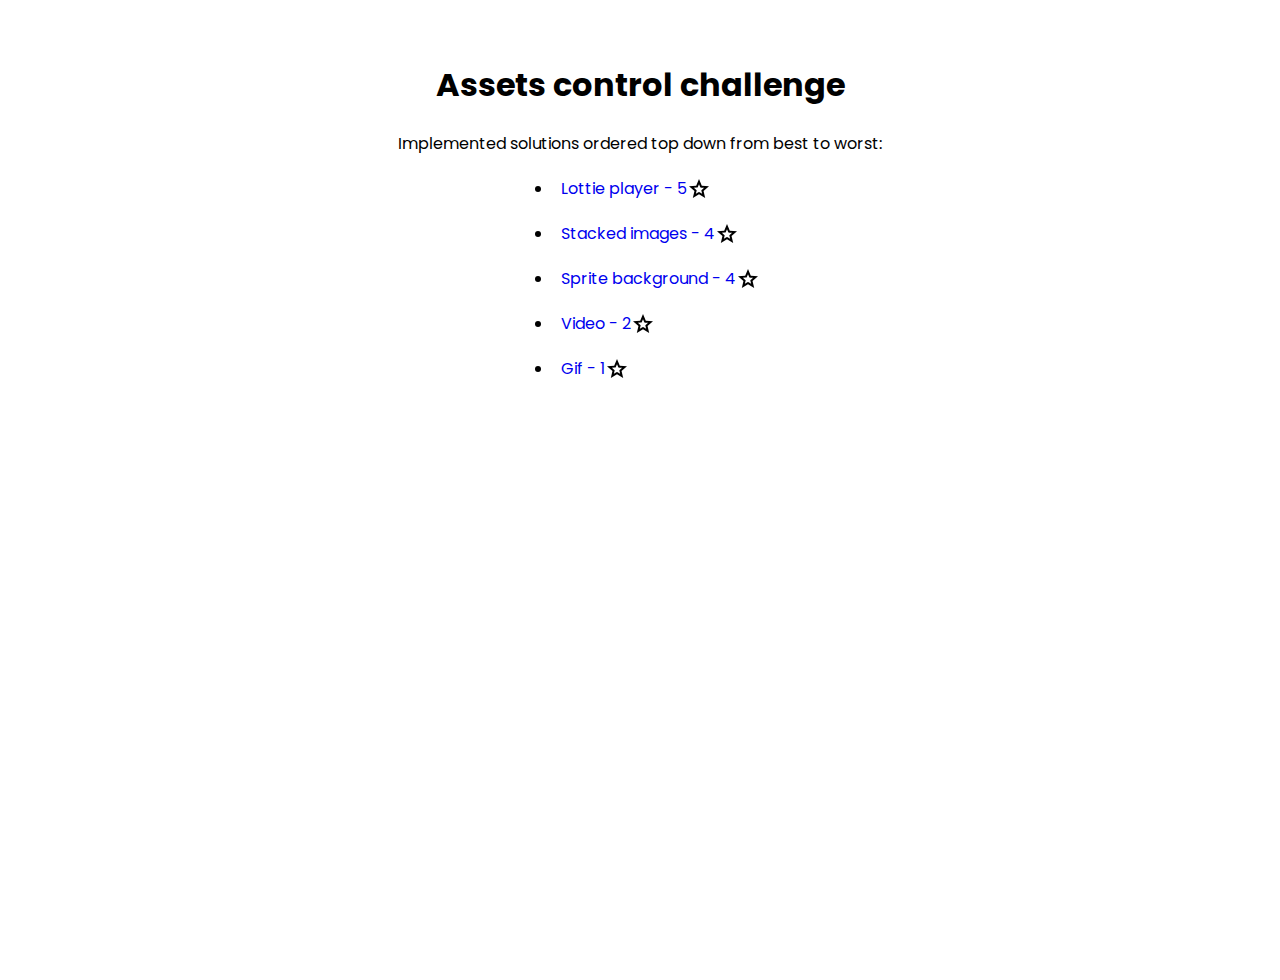
<file: index.html>
<!DOCTYPE html>
<html lang="en">
<head>
  <meta charset="UTF-8">
  <meta http-equiv="X-UA-Compatible" content="IE=edge">
  <meta name="viewport" content="width=device-width, initial-scale=1.0">
  <title>Assets control challenge</title>
  <link rel="stylesheet" href="./solutions/css/main.css">
  <style>
    body {
      padding: 40px;
      display: block;
    }

    li {
      margin-top: 20px;
    }

    li svg {
      vertical-align: text-top;
    }

    li a {
      text-decoration: none;
      border-radius: 4px;
      padding: 4px 8px;
    }

    li a:hover {
      background-color: #3ddb8441;
    }
  </style>
</head>
<body>
  <h1>Assets control challenge</h1>
  <p>Implemented solutions ordered top down from best to worst:</p>
  <ul>
    <li>
    <a href="./solutions/lottie-player.html">Lottie player - 5<svg height="24px" viewBox="0 0 24 24" width="24px">
      <path d="M0 0h24v24H0V0z" fill="none" />
      <path
        d="M12 7.13l.97 2.29.47 1.11 1.2.1 2.47.21-1.88 1.63-.91.79.27 1.18.56 2.41-2.12-1.28-1.03-.64-1.03.62-2.12 1.28.56-2.41.27-1.18-.91-.79-1.88-1.63 2.47-.21 1.2-.1.47-1.11.97-2.27M12 2L9.19 8.63 2 9.24l5.46 4.73L5.82 21 12 17.27 18.18 21l-1.64-7.03L22 9.24l-7.19-.61L12 2z" />
    </svg></a>
    </li>
    <li><a href="./solutions/stacked-images.html">Stacked images - 4<svg height="24px" viewBox="0 0 24 24" width="24px">
      <path d="M0 0h24v24H0V0z" fill="none" />
      <path
        d="M12 7.13l.97 2.29.47 1.11 1.2.1 2.47.21-1.88 1.63-.91.79.27 1.18.56 2.41-2.12-1.28-1.03-.64-1.03.62-2.12 1.28.56-2.41.27-1.18-.91-.79-1.88-1.63 2.47-.21 1.2-.1.47-1.11.97-2.27M12 2L9.19 8.63 2 9.24l5.46 4.73L5.82 21 12 17.27 18.18 21l-1.64-7.03L22 9.24l-7.19-.61L12 2z" />
    </svg></a></li>
    <li><a href="./solutions/sprite.html">Sprite background - 4<svg height="24px" viewBox="0 0 24 24" width="24px">
      <path d="M0 0h24v24H0V0z" fill="none" />
      <path
        d="M12 7.13l.97 2.29.47 1.11 1.2.1 2.47.21-1.88 1.63-.91.79.27 1.18.56 2.41-2.12-1.28-1.03-.64-1.03.62-2.12 1.28.56-2.41.27-1.18-.91-.79-1.88-1.63 2.47-.21 1.2-.1.47-1.11.97-2.27M12 2L9.19 8.63 2 9.24l5.46 4.73L5.82 21 12 17.27 18.18 21l-1.64-7.03L22 9.24l-7.19-.61L12 2z" />
    </svg></a></li>
    <li><a href="./solutions/video.html">Video - 2<svg height="24px" viewBox="0 0 24 24" width="24px">
      <path d="M0 0h24v24H0V0z" fill="none" />
      <path
        d="M12 7.13l.97 2.29.47 1.11 1.2.1 2.47.21-1.88 1.63-.91.79.27 1.18.56 2.41-2.12-1.28-1.03-.64-1.03.62-2.12 1.28.56-2.41.27-1.18-.91-.79-1.88-1.63 2.47-.21 1.2-.1.47-1.11.97-2.27M12 2L9.19 8.63 2 9.24l5.46 4.73L5.82 21 12 17.27 18.18 21l-1.64-7.03L22 9.24l-7.19-.61L12 2z" />
    </svg></a></li>
    <li><a href="./solutions/gif.html">Gif - 1<svg height="24px" viewBox="0 0 24 24" width="24px">
      <path d="M0 0h24v24H0V0z" fill="none" />
      <path
        d="M12 7.13l.97 2.29.47 1.11 1.2.1 2.47.21-1.88 1.63-.91.79.27 1.18.56 2.41-2.12-1.28-1.03-.64-1.03.62-2.12 1.28.56-2.41.27-1.18-.91-.79-1.88-1.63 2.47-.21 1.2-.1.47-1.11.97-2.27M12 2L9.19 8.63 2 9.24l5.46 4.73L5.82 21 12 17.27 18.18 21l-1.64-7.03L22 9.24l-7.19-.61L12 2z" />
    </svg></a></li>
  </ul>
</body>
</html>
</file>
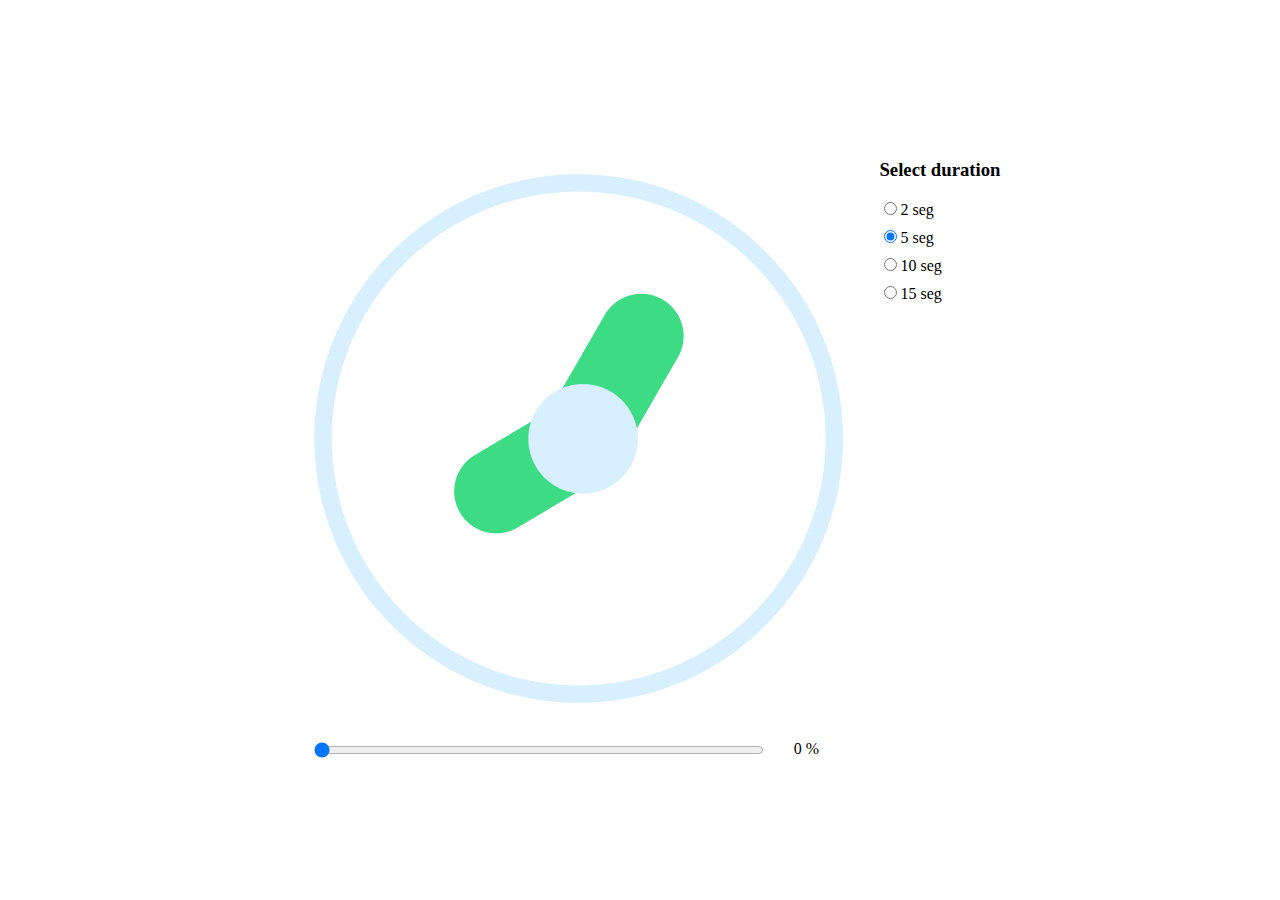
<file: Solution/sprite.html>
<!DOCTYPE html>
<html lang="en">

  <head>
    <meta charset="UTF-8">
    <meta http-equiv="X-UA-Compatible" content="IE=edge">
    <meta name="viewport" content="width=device-width, initial-scale=1.0">
    <title>Challenge 4</title>
  </head>
  <link rel="stylesheet" href="css/sprite.css" type="text/css">

  <body>
    <div class="layout-wrapper">
      <div class="duration-selector">
        <h3>Select duration</h3>
        <label><input type="radio" name="duration" value="2000">2 seg </label>
        <label><input type="radio" name="duration" value="5000" checked>5 seg </label>
        <label><input type="radio" name="duration" value="10000">10 seg </label>
        <label><input type="radio" name="duration" value="15000">15 seg </label>
      </div>
      <div class="animation">
        <div class="target"></div>
        <div class="slider-wrapper">
          <input type="range" min="0" max="100" value="0" class="slider" id="myRange">
          <span class="current-value"><span class="value">0</span> %</span>
        </div>
      </div>

    </div>
    <script src="js/sprite.js"></script>
  </body>

</html>
</file>
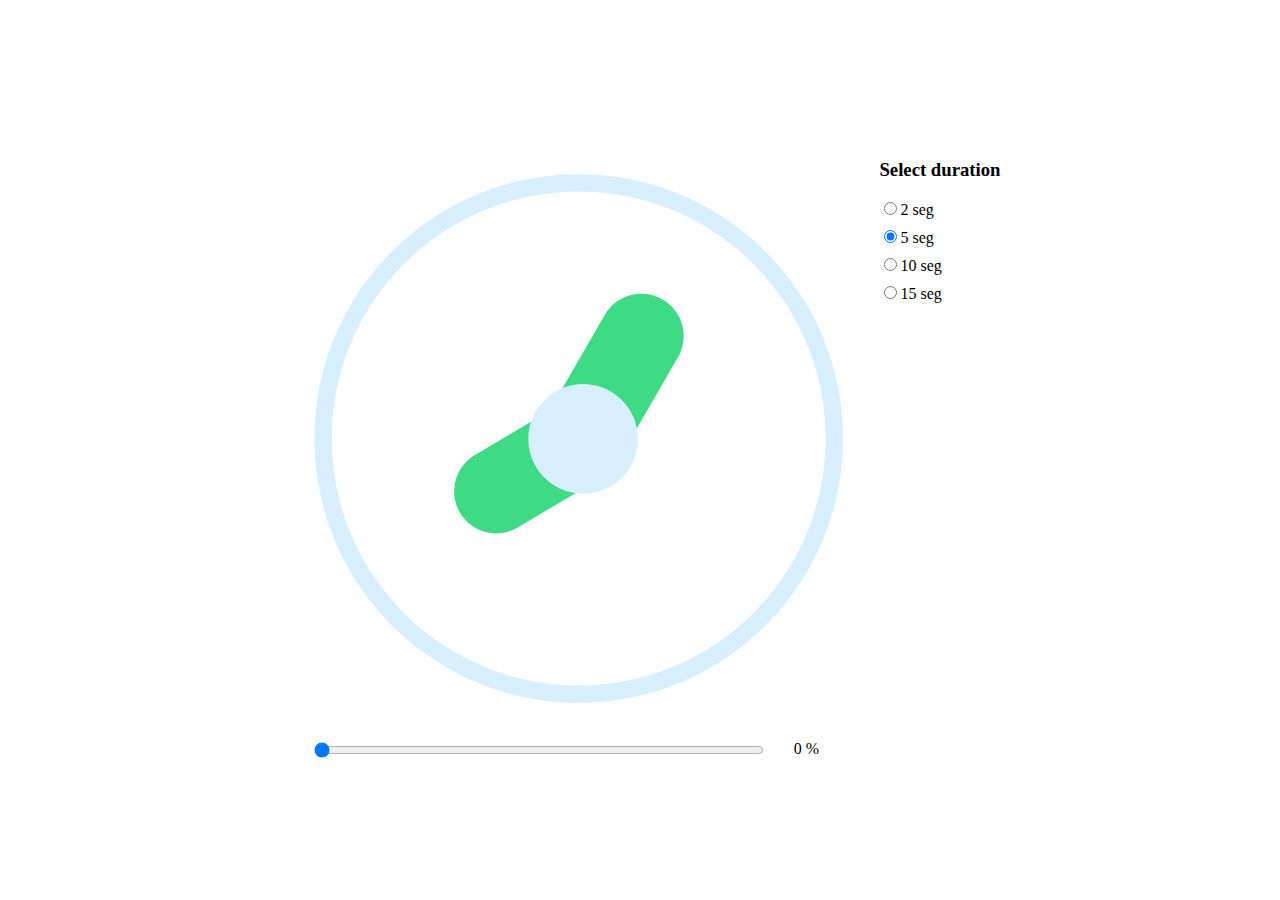
<file: Solution/stacked-images.html>
<!DOCTYPE html>
<html lang="en">

  <head>
    <meta charset="UTF-8">
    <meta http-equiv="X-UA-Compatible" content="IE=edge">
    <meta name="viewport" content="width=device-width, initial-scale=1.0">
    <title>Challenge 4</title>
  </head>
  <link rel="stylesheet" href="css/stack.css" type="text/css">

  <body>
    <div class="layout-wrapper">
      <div class="duration-selector">
        <h3>Select duration</h3>
        <label><input type="radio" name="duration" value="2000">2 seg </label>
        <label><input type="radio" name="duration" value="5000" checked>5 seg </label>
        <label><input type="radio" name="duration" value="10000">10 seg </label>
        <label><input type="radio" name="duration" value="15000">15 seg </label>
      </div>
      <div class="animation">
        <div class="target">
          <img src="./assets/img/stack/Circle_SafetyC_00000.png" alt="" class="step-000 active">
          <img src="./assets/img/stack/Circle_SafetyC_00001.png" alt="" class="step-001">
          <img src="./assets/img/stack/Circle_SafetyC_00002.png" alt="" class="step-002">
          <img src="./assets/img/stack/Circle_SafetyC_00003.png" alt="" class="step-003">
          <img src="./assets/img/stack/Circle_SafetyC_00004.png" alt="" class="step-004">
          <img src="./assets/img/stack/Circle_SafetyC_00005.png" alt="" class="step-005">
          <img src="./assets/img/stack/Circle_SafetyC_00006.png" alt="" class="step-006">
          <img src="./assets/img/stack/Circle_SafetyC_00007.png" alt="" class="step-007">
          <img src="./assets/img/stack/Circle_SafetyC_00008.png" alt="" class="step-008">
          <img src="./assets/img/stack/Circle_SafetyC_00009.png" alt="" class="step-009">
          <img src="./assets/img/stack/Circle_SafetyC_00010.png" alt="" class="step-010">
          <img src="./assets/img/stack/Circle_SafetyC_00011.png" alt="" class="step-011">
          <img src="./assets/img/stack/Circle_SafetyC_00012.png" alt="" class="step-012">
          <img src="./assets/img/stack/Circle_SafetyC_00013.png" alt="" class="step-013">
          <img src="./assets/img/stack/Circle_SafetyC_00014.png" alt="" class="step-014">
          <img src="./assets/img/stack/Circle_SafetyC_00015.png" alt="" class="step-015">
          <img src="./assets/img/stack/Circle_SafetyC_00016.png" alt="" class="step-016">
          <img src="./assets/img/stack/Circle_SafetyC_00017.png" alt="" class="step-017">
          <img src="./assets/img/stack/Circle_SafetyC_00018.png" alt="" class="step-018">
          <img src="./assets/img/stack/Circle_SafetyC_00019.png" alt="" class="step-019">
          <img src="./assets/img/stack/Circle_SafetyC_00020.png" alt="" class="step-020">
          <img src="./assets/img/stack/Circle_SafetyC_00021.png" alt="" class="step-021">
          <img src="./assets/img/stack/Circle_SafetyC_00022.png" alt="" class="step-022">
          <img src="./assets/img/stack/Circle_SafetyC_00023.png" alt="" class="step-023">
          <img src="./assets/img/stack/Circle_SafetyC_00024.png" alt="" class="step-024">
          <img src="./assets/img/stack/Circle_SafetyC_00025.png" alt="" class="step-025">
          <img src="./assets/img/stack/Circle_SafetyC_00026.png" alt="" class="step-026">
          <img src="./assets/img/stack/Circle_SafetyC_00027.png" alt="" class="step-027">
          <img src="./assets/img/stack/Circle_SafetyC_00028.png" alt="" class="step-028">
          <img src="./assets/img/stack/Circle_SafetyC_00029.png" alt="" class="step-029">
          <img src="./assets/img/stack/Circle_SafetyC_00030.png" alt="" class="step-030">
          <img src="./assets/img/stack/Circle_SafetyC_00031.png" alt="" class="step-031">
          <img src="./assets/img/stack/Circle_SafetyC_00032.png" alt="" class="step-032">
          <img src="./assets/img/stack/Circle_SafetyC_00033.png" alt="" class="step-033">
          <img src="./assets/img/stack/Circle_SafetyC_00034.png" alt="" class="step-034">
          <img src="./assets/img/stack/Circle_SafetyC_00035.png" alt="" class="step-035">
          <img src="./assets/img/stack/Circle_SafetyC_00036.png" alt="" class="step-036">
          <img src="./assets/img/stack/Circle_SafetyC_00037.png" alt="" class="step-037">
          <img src="./assets/img/stack/Circle_SafetyC_00038.png" alt="" class="step-038">
          <img src="./assets/img/stack/Circle_SafetyC_00039.png" alt="" class="step-039">
          <img src="./assets/img/stack/Circle_SafetyC_00040.png" alt="" class="step-040">
          <img src="./assets/img/stack/Circle_SafetyC_00041.png" alt="" class="step-041">
          <img src="./assets/img/stack/Circle_SafetyC_00042.png" alt="" class="step-042">
          <img src="./assets/img/stack/Circle_SafetyC_00043.png" alt="" class="step-043">
          <img src="./assets/img/stack/Circle_SafetyC_00044.png" alt="" class="step-044">
          <img src="./assets/img/stack/Circle_SafetyC_00045.png" alt="" class="step-045">
          <img src="./assets/img/stack/Circle_SafetyC_00046.png" alt="" class="step-046">
          <img src="./assets/img/stack/Circle_SafetyC_00047.png" alt="" class="step-047">
          <img src="./assets/img/stack/Circle_SafetyC_00048.png" alt="" class="step-048">
          <img src="./assets/img/stack/Circle_SafetyC_00049.png" alt="" class="step-049">
          <img src="./assets/img/stack/Circle_SafetyC_00050.png" alt="" class="step-050">
          <img src="./assets/img/stack/Circle_SafetyC_00051.png" alt="" class="step-051">
          <img src="./assets/img/stack/Circle_SafetyC_00052.png" alt="" class="step-052">
          <img src="./assets/img/stack/Circle_SafetyC_00053.png" alt="" class="step-053">
          <img src="./assets/img/stack/Circle_SafetyC_00054.png" alt="" class="step-054">
          <img src="./assets/img/stack/Circle_SafetyC_00055.png" alt="" class="step-055">
          <img src="./assets/img/stack/Circle_SafetyC_00056.png" alt="" class="step-056">
          <img src="./assets/img/stack/Circle_SafetyC_00057.png" alt="" class="step-057">
          <img src="./assets/img/stack/Circle_SafetyC_00058.png" alt="" class="step-058">
          <img src="./assets/img/stack/Circle_SafetyC_00059.png" alt="" class="step-059">
          <img src="./assets/img/stack/Circle_SafetyC_00060.png" alt="" class="step-060">
          <img src="./assets/img/stack/Circle_SafetyC_00061.png" alt="" class="step-061">
          <img src="./assets/img/stack/Circle_SafetyC_00062.png" alt="" class="step-062">
          <img src="./assets/img/stack/Circle_SafetyC_00063.png" alt="" class="step-063">
          <img src="./assets/img/stack/Circle_SafetyC_00064.png" alt="" class="step-064">
          <img src="./assets/img/stack/Circle_SafetyC_00065.png" alt="" class="step-065">
          <img src="./assets/img/stack/Circle_SafetyC_00066.png" alt="" class="step-066">
          <img src="./assets/img/stack/Circle_SafetyC_00067.png" alt="" class="step-067">
          <img src="./assets/img/stack/Circle_SafetyC_00068.png" alt="" class="step-068">
          <img src="./assets/img/stack/Circle_SafetyC_00069.png" alt="" class="step-069">
          <img src="./assets/img/stack/Circle_SafetyC_00070.png" alt="" class="step-070">
          <img src="./assets/img/stack/Circle_SafetyC_00071.png" alt="" class="step-071">
          <img src="./assets/img/stack/Circle_SafetyC_00072.png" alt="" class="step-072">
          <img src="./assets/img/stack/Circle_SafetyC_00073.png" alt="" class="step-073">
          <img src="./assets/img/stack/Circle_SafetyC_00074.png" alt="" class="step-074">
          <img src="./assets/img/stack/Circle_SafetyC_00075.png" alt="" class="step-075">
          <img src="./assets/img/stack/Circle_SafetyC_00076.png" alt="" class="step-076">
          <img src="./assets/img/stack/Circle_SafetyC_00077.png" alt="" class="step-077">
          <img src="./assets/img/stack/Circle_SafetyC_00078.png" alt="" class="step-078">
          <img src="./assets/img/stack/Circle_SafetyC_00079.png" alt="" class="step-079">
          <img src="./assets/img/stack/Circle_SafetyC_00080.png" alt="" class="step-080">
          <img src="./assets/img/stack/Circle_SafetyC_00081.png" alt="" class="step-081">
          <img src="./assets/img/stack/Circle_SafetyC_00082.png" alt="" class="step-082">
          <img src="./assets/img/stack/Circle_SafetyC_00083.png" alt="" class="step-083">
          <img src="./assets/img/stack/Circle_SafetyC_00084.png" alt="" class="step-084">
          <img src="./assets/img/stack/Circle_SafetyC_00085.png" alt="" class="step-085">
          <img src="./assets/img/stack/Circle_SafetyC_00086.png" alt="" class="step-086">
          <img src="./assets/img/stack/Circle_SafetyC_00087.png" alt="" class="step-087">
          <img src="./assets/img/stack/Circle_SafetyC_00088.png" alt="" class="step-088">
          <img src="./assets/img/stack/Circle_SafetyC_00089.png" alt="" class="step-089">
          <img src="./assets/img/stack/Circle_SafetyC_00090.png" alt="" class="step-090">
          <img src="./assets/img/stack/Circle_SafetyC_00091.png" alt="" class="step-091">
          <img src="./assets/img/stack/Circle_SafetyC_00092.png" alt="" class="step-092">
          <img src="./assets/img/stack/Circle_SafetyC_00093.png" alt="" class="step-093">
          <img src="./assets/img/stack/Circle_SafetyC_00094.png" alt="" class="step-094">
          <img src="./assets/img/stack/Circle_SafetyC_00095.png" alt="" class="step-095">
          <img src="./assets/img/stack/Circle_SafetyC_00096.png" alt="" class="step-096">
          <img src="./assets/img/stack/Circle_SafetyC_00097.png" alt="" class="step-097">
          <img src="./assets/img/stack/Circle_SafetyC_00098.png" alt="" class="step-098">
          <img src="./assets/img/stack/Circle_SafetyC_00099.png" alt="" class="step-099">
          <img src="./assets/img/stack/Circle_SafetyC_00100.png" alt="" class="step-100">
          <img src="./assets/img/stack/Circle_SafetyC_00101.png" alt="" class="step-101">
          <img src="./assets/img/stack/Circle_SafetyC_00102.png" alt="" class="step-102">
          <img src="./assets/img/stack/Circle_SafetyC_00103.png" alt="" class="step-103">
          <img src="./assets/img/stack/Circle_SafetyC_00104.png" alt="" class="step-104">
          <img src="./assets/img/stack/Circle_SafetyC_00105.png" alt="" class="step-105">
          <img src="./assets/img/stack/Circle_SafetyC_00106.png" alt="" class="step-106">
          <img src="./assets/img/stack/Circle_SafetyC_00107.png" alt="" class="step-107">
          <img src="./assets/img/stack/Circle_SafetyC_00108.png" alt="" class="step-108">
          <img src="./assets/img/stack/Circle_SafetyC_00109.png" alt="" class="step-109">
          <img src="./assets/img/stack/Circle_SafetyC_00110.png" alt="" class="step-110">
          <img src="./assets/img/stack/Circle_SafetyC_00111.png" alt="" class="step-111">
          <img src="./assets/img/stack/Circle_SafetyC_00112.png" alt="" class="step-112">
          <img src="./assets/img/stack/Circle_SafetyC_00113.png" alt="" class="step-113">
          <img src="./assets/img/stack/Circle_SafetyC_00114.png" alt="" class="step-114">
          <img src="./assets/img/stack/Circle_SafetyC_00115.png" alt="" class="step-115">
          <img src="./assets/img/stack/Circle_SafetyC_00116.png" alt="" class="step-116">
          <img src="./assets/img/stack/Circle_SafetyC_00117.png" alt="" class="step-117">
          <img src="./assets/img/stack/Circle_SafetyC_00118.png" alt="" class="step-118">
          <img src="./assets/img/stack/Circle_SafetyC_00119.png" alt="" class="step-119">
          <img src="./assets/img/stack/Circle_SafetyC_00120.png" alt="" class="step-120">
          <img src="./assets/img/stack/Circle_SafetyC_00121.png" alt="" class="step-121">
          <img src="./assets/img/stack/Circle_SafetyC_00122.png" alt="" class="step-122">
          <img src="./assets/img/stack/Circle_SafetyC_00123.png" alt="" class="step-123">
          <img src="./assets/img/stack/Circle_SafetyC_00124.png" alt="" class="step-124">
          <img src="./assets/img/stack/Circle_SafetyC_00125.png" alt="" class="step-125">
          <img src="./assets/img/stack/Circle_SafetyC_00126.png" alt="" class="step-126">
          <img src="./assets/img/stack/Circle_SafetyC_00127.png" alt="" class="step-127">
          <img src="./assets/img/stack/Circle_SafetyC_00128.png" alt="" class="step-128">
          <img src="./assets/img/stack/Circle_SafetyC_00129.png" alt="" class="step-129">
          <img src="./assets/img/stack/Circle_SafetyC_00130.png" alt="" class="step-130">
          <img src="./assets/img/stack/Circle_SafetyC_00131.png" alt="" class="step-131">
          <img src="./assets/img/stack/Circle_SafetyC_00132.png" alt="" class="step-132">
          <img src="./assets/img/stack/Circle_SafetyC_00133.png" alt="" class="step-133">
          <img src="./assets/img/stack/Circle_SafetyC_00134.png" alt="" class="step-134">
          <img src="./assets/img/stack/Circle_SafetyC_00135.png" alt="" class="step-135">
          <img src="./assets/img/stack/Circle_SafetyC_00136.png" alt="" class="step-136">
          <img src="./assets/img/stack/Circle_SafetyC_00137.png" alt="" class="step-137">
          <img src="./assets/img/stack/Circle_SafetyC_00138.png" alt="" class="step-138">
          <img src="./assets/img/stack/Circle_SafetyC_00139.png" alt="" class="step-139">
          <img src="./assets/img/stack/Circle_SafetyC_00140.png" alt="" class="step-140">
          <img src="./assets/img/stack/Circle_SafetyC_00141.png" alt="" class="step-141">
          <img src="./assets/img/stack/Circle_SafetyC_00142.png" alt="" class="step-142">
          <img src="./assets/img/stack/Circle_SafetyC_00143.png" alt="" class="step-143">
          <img src="./assets/img/stack/Circle_SafetyC_00144.png" alt="" class="step-144">
          <img src="./assets/img/stack/Circle_SafetyC_00145.png" alt="" class="step-145">
          <img src="./assets/img/stack/Circle_SafetyC_00146.png" alt="" class="step-146">
          <img src="./assets/img/stack/Circle_SafetyC_00147.png" alt="" class="step-147">
          <img src="./assets/img/stack/Circle_SafetyC_00148.png" alt="" class="step-148">
          <img src="./assets/img/stack/Circle_SafetyC_00149.png" alt="" class="step-149">
          <img src="./assets/img/stack/Circle_SafetyC_00150.png" alt="" class="step-150">
          <img src="./assets/img/stack/Circle_SafetyC_00151.png" alt="" class="step-151">
          <img src="./assets/img/stack/Circle_SafetyC_00152.png" alt="" class="step-152">
          <img src="./assets/img/stack/Circle_SafetyC_00153.png" alt="" class="step-153">
          <img src="./assets/img/stack/Circle_SafetyC_00154.png" alt="" class="step-154">
          <img src="./assets/img/stack/Circle_SafetyC_00155.png" alt="" class="step-155">
          <img src="./assets/img/stack/Circle_SafetyC_00156.png" alt="" class="step-156">
          <img src="./assets/img/stack/Circle_SafetyC_00157.png" alt="" class="step-157">
          <img src="./assets/img/stack/Circle_SafetyC_00158.png" alt="" class="step-158">
          <img src="./assets/img/stack/Circle_SafetyC_00159.png" alt="" class="step-159">
          <img src="./assets/img/stack/Circle_SafetyC_00160.png" alt="" class="step-160">
          <img src="./assets/img/stack/Circle_SafetyC_00161.png" alt="" class="step-161">
          <img src="./assets/img/stack/Circle_SafetyC_00162.png" alt="" class="step-162">
          <img src="./assets/img/stack/Circle_SafetyC_00163.png" alt="" class="step-163">
          <img src="./assets/img/stack/Circle_SafetyC_00164.png" alt="" class="step-164">
          <img src="./assets/img/stack/Circle_SafetyC_00165.png" alt="" class="step-165">
          <img src="./assets/img/stack/Circle_SafetyC_00166.png" alt="" class="step-166">
          <img src="./assets/img/stack/Circle_SafetyC_00167.png" alt="" class="step-167">
          <img src="./assets/img/stack/Circle_SafetyC_00168.png" alt="" class="step-168">
          <img src="./assets/img/stack/Circle_SafetyC_00169.png" alt="" class="step-169">
          <img src="./assets/img/stack/Circle_SafetyC_00170.png" alt="" class="step-170">
          <img src="./assets/img/stack/Circle_SafetyC_00171.png" alt="" class="step-171">
          <img src="./assets/img/stack/Circle_SafetyC_00172.png" alt="" class="step-172">
          <img src="./assets/img/stack/Circle_SafetyC_00173.png" alt="" class="step-173">
          <img src="./assets/img/stack/Circle_SafetyC_00174.png" alt="" class="step-174">
          <img src="./assets/img/stack/Circle_SafetyC_00175.png" alt="" class="step-175">
          <img src="./assets/img/stack/Circle_SafetyC_00176.png" alt="" class="step-176">
          <img src="./assets/img/stack/Circle_SafetyC_00177.png" alt="" class="step-177">
          <img src="./assets/img/stack/Circle_SafetyC_00178.png" alt="" class="step-178">
          <img src="./assets/img/stack/Circle_SafetyC_00179.png" alt="" class="step-179">
          <img src="./assets/img/stack/Circle_SafetyC_00180.png" alt="" class="step-180">
          <img src="./assets/img/stack/Circle_SafetyC_00181.png" alt="" class="step-181">
          <img src="./assets/img/stack/Circle_SafetyC_00182.png" alt="" class="step-182">
          <img src="./assets/img/stack/Circle_SafetyC_00183.png" alt="" class="step-183">
          <img src="./assets/img/stack/Circle_SafetyC_00184.png" alt="" class="step-184">
          <img src="./assets/img/stack/Circle_SafetyC_00185.png" alt="" class="step-185">
          <img src="./assets/img/stack/Circle_SafetyC_00186.png" alt="" class="step-186">
          <img src="./assets/img/stack/Circle_SafetyC_00187.png" alt="" class="step-187">
          <img src="./assets/img/stack/Circle_SafetyC_00188.png" alt="" class="step-188">
          <img src="./assets/img/stack/Circle_SafetyC_00189.png" alt="" class="step-189">
          <img src="./assets/img/stack/Circle_SafetyC_00190.png" alt="" class="step-190">
          <img src="./assets/img/stack/Circle_SafetyC_00191.png" alt="" class="step-191">
          <img src="./assets/img/stack/Circle_SafetyC_00192.png" alt="" class="step-192">
          <img src="./assets/img/stack/Circle_SafetyC_00193.png" alt="" class="step-193">
          <img src="./assets/img/stack/Circle_SafetyC_00194.png" alt="" class="step-194">
          <img src="./assets/img/stack/Circle_SafetyC_00195.png" alt="" class="step-195">
          <img src="./assets/img/stack/Circle_SafetyC_00196.png" alt="" class="step-196">
          <img src="./assets/img/stack/Circle_SafetyC_00197.png" alt="" class="step-197">
          <img src="./assets/img/stack/Circle_SafetyC_00198.png" alt="" class="step-198">
          <img src="./assets/img/stack/Circle_SafetyC_00199.png" alt="" class="step-199">
          <img src="./assets/img/stack/Circle_SafetyC_00200.png" alt="" class="step-200">
          <img src="./assets/img/stack/Circle_SafetyC_00201.png" alt="" class="step-201">
          <img src="./assets/img/stack/Circle_SafetyC_00202.png" alt="" class="step-202">
          <img src="./assets/img/stack/Circle_SafetyC_00203.png" alt="" class="step-203">
          <img src="./assets/img/stack/Circle_SafetyC_00204.png" alt="" class="step-204">
          <img src="./assets/img/stack/Circle_SafetyC_00205.png" alt="" class="step-205">
          <img src="./assets/img/stack/Circle_SafetyC_00206.png" alt="" class="step-206">
          <img src="./assets/img/stack/Circle_SafetyC_00207.png" alt="" class="step-207">
          <img src="./assets/img/stack/Circle_SafetyC_00208.png" alt="" class="step-208">
          <img src="./assets/img/stack/Circle_SafetyC_00209.png" alt="" class="step-209">
          <img src="./assets/img/stack/Circle_SafetyC_00210.png" alt="" class="step-210">
          <img src="./assets/img/stack/Circle_SafetyC_00211.png" alt="" class="step-211">
          <img src="./assets/img/stack/Circle_SafetyC_00212.png" alt="" class="step-212">
          <img src="./assets/img/stack/Circle_SafetyC_00213.png" alt="" class="step-213">
          <img src="./assets/img/stack/Circle_SafetyC_00214.png" alt="" class="step-214">
          <img src="./assets/img/stack/Circle_SafetyC_00215.png" alt="" class="step-215">
          <img src="./assets/img/stack/Circle_SafetyC_00216.png" alt="" class="step-216">
          <img src="./assets/img/stack/Circle_SafetyC_00217.png" alt="" class="step-217">
          <img src="./assets/img/stack/Circle_SafetyC_00218.png" alt="" class="step-218">
          <img src="./assets/img/stack/Circle_SafetyC_00219.png" alt="" class="step-219">
          <img src="./assets/img/stack/Circle_SafetyC_00220.png" alt="" class="step-220">
          <img src="./assets/img/stack/Circle_SafetyC_00221.png" alt="" class="step-221">
          <img src="./assets/img/stack/Circle_SafetyC_00222.png" alt="" class="step-222">
          <img src="./assets/img/stack/Circle_SafetyC_00223.png" alt="" class="step-223">
          <img src="./assets/img/stack/Circle_SafetyC_00224.png" alt="" class="step-224">
          <img src="./assets/img/stack/Circle_SafetyC_00225.png" alt="" class="step-225">
          <img src="./assets/img/stack/Circle_SafetyC_00226.png" alt="" class="step-226">
          <img src="./assets/img/stack/Circle_SafetyC_00227.png" alt="" class="step-227">
          <img src="./assets/img/stack/Circle_SafetyC_00228.png" alt="" class="step-228">
          <img src="./assets/img/stack/Circle_SafetyC_00229.png" alt="" class="step-229">
          <img src="./assets/img/stack/Circle_SafetyC_00230.png" alt="" class="step-230">
          <img src="./assets/img/stack/Circle_SafetyC_00231.png" alt="" class="step-231">
          <img src="./assets/img/stack/Circle_SafetyC_00232.png" alt="" class="step-232">
          <img src="./assets/img/stack/Circle_SafetyC_00233.png" alt="" class="step-233">
          <img src="./assets/img/stack/Circle_SafetyC_00234.png" alt="" class="step-234">
          <img src="./assets/img/stack/Circle_SafetyC_00235.png" alt="" class="step-235">
          <img src="./assets/img/stack/Circle_SafetyC_00236.png" alt="" class="step-236">
          <img src="./assets/img/stack/Circle_SafetyC_00237.png" alt="" class="step-237">
          <img src="./assets/img/stack/Circle_SafetyC_00238.png" alt="" class="step-238">
          <img src="./assets/img/stack/Circle_SafetyC_00239.png" alt="" class="step-239">
          <img src="./assets/img/stack/Circle_SafetyC_00240.png" alt="" class="step-240">
          <img src="./assets/img/stack/Circle_SafetyC_00241.png" alt="" class="step-241">
          <img src="./assets/img/stack/Circle_SafetyC_00242.png" alt="" class="step-242">
          <img src="./assets/img/stack/Circle_SafetyC_00243.png" alt="" class="step-243">
          <img src="./assets/img/stack/Circle_SafetyC_00244.png" alt="" class="step-244">
          <img src="./assets/img/stack/Circle_SafetyC_00245.png" alt="" class="step-245">
          <img src="./assets/img/stack/Circle_SafetyC_00246.png" alt="" class="step-246">
          <img src="./assets/img/stack/Circle_SafetyC_00247.png" alt="" class="step-247">
          <img src="./assets/img/stack/Circle_SafetyC_00248.png" alt="" class="step-248">
          <img src="./assets/img/stack/Circle_SafetyC_00249.png" alt="" class="step-249">
          <img src="./assets/img/stack/Circle_SafetyC_00250.png" alt="" class="step-250">
          <img src="./assets/img/stack/Circle_SafetyC_00251.png" alt="" class="step-251">
          <img src="./assets/img/stack/Circle_SafetyC_00252.png" alt="" class="step-252">
          <img src="./assets/img/stack/Circle_SafetyC_00253.png" alt="" class="step-253">
          <img src="./assets/img/stack/Circle_SafetyC_00254.png" alt="" class="step-254">
          <img src="./assets/img/stack/Circle_SafetyC_00255.png" alt="" class="step-255">
          <img src="./assets/img/stack/Circle_SafetyC_00256.png" alt="" class="step-256">
          <img src="./assets/img/stack/Circle_SafetyC_00257.png" alt="" class="step-257">
          <img src="./assets/img/stack/Circle_SafetyC_00258.png" alt="" class="step-258">
          <img src="./assets/img/stack/Circle_SafetyC_00259.png" alt="" class="step-259">
          <img src="./assets/img/stack/Circle_SafetyC_00260.png" alt="" class="step-260">
        </div>
        <div class="slider-wrapper">
          <input type="range" min="0" max="100" value="0" class="slider" id="myRange">
          <span class="current-value"><span class="value">0</span> %</span>
        </div>
      </div>

    </div>
    <script src="js/stack.js"></script>
  </body>

</html>
</file>
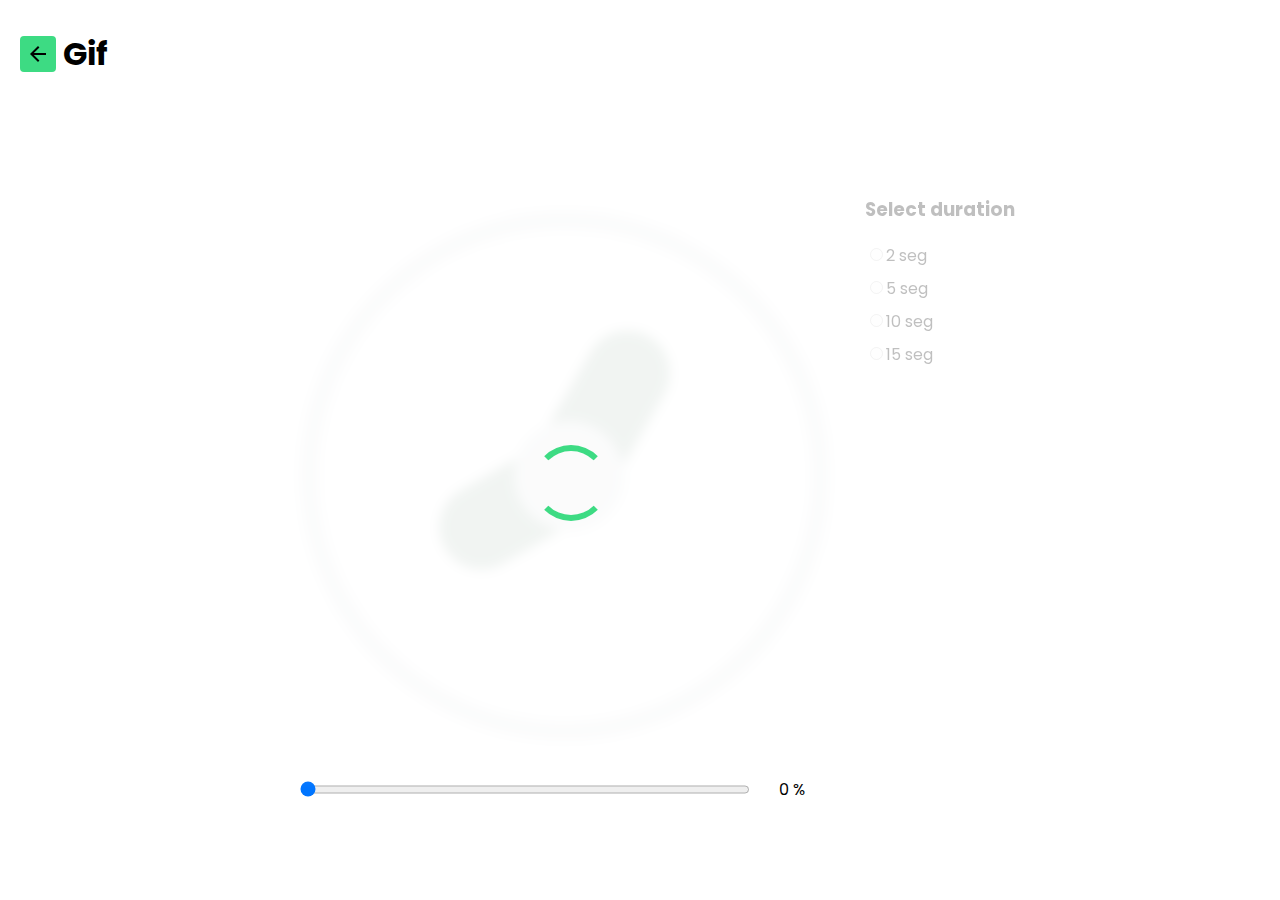
<file: solutions/gif.html>
<!DOCTYPE html>
<html lang="en">

  <head>
    <meta charset="UTF-8">
    <meta http-equiv="X-UA-Compatible" content="IE=edge">
    <meta name="viewport" content="width=device-width, initial-scale=1.0">
    <title>Gif - Challenge 4</title>
  </head>
  <link rel="stylesheet" href="css/main.css" type="text/css">
  <link rel="stylesheet" href="css/gif.css" type="text/css">

  <body>
    <header>
      <h1><a href="./../index.html" aria-label="back"><img src="./assets/img/arrow_back.svg" role="presentation" /></a>
        Gif</h1>
    </header>
    <div class="layout-wrapper">
      <div class="duration-selector">
        <h3>Select duration</h3>
        <label><input type="radio" name="duration" value="2000" disabled>2 seg </label>
        <label><input type="radio" name="duration" value="5000" disabled>5 seg </label>
        <label><input type="radio" name="duration" value="10000" disabled>10 seg </label>
        <label><input type="radio" name="duration" value="15000" disabled>15 seg </label>
      </div>
      <div class="animation">
        <div class="target loading">
          <div class="lds-dual-ring"></div>
          <img src="./assets/img/Circle_SafetyC.gif" rel:animated_src="./assets/img/Circle_SafetyC.gif" width="600" height="600" />
        </div>
        <div class="slider-wrapper">
          <input type="range" min="0" max="100" value="0" class="slider" id="myRange">
          <span class="current-value"><span class="value">0</span> %</span>
        </div>
      </div>

    </div>
    <script src="./js/libgif.js"></script>
    <script src="js/gif.js"></script>
  </body>

</html>
</file>
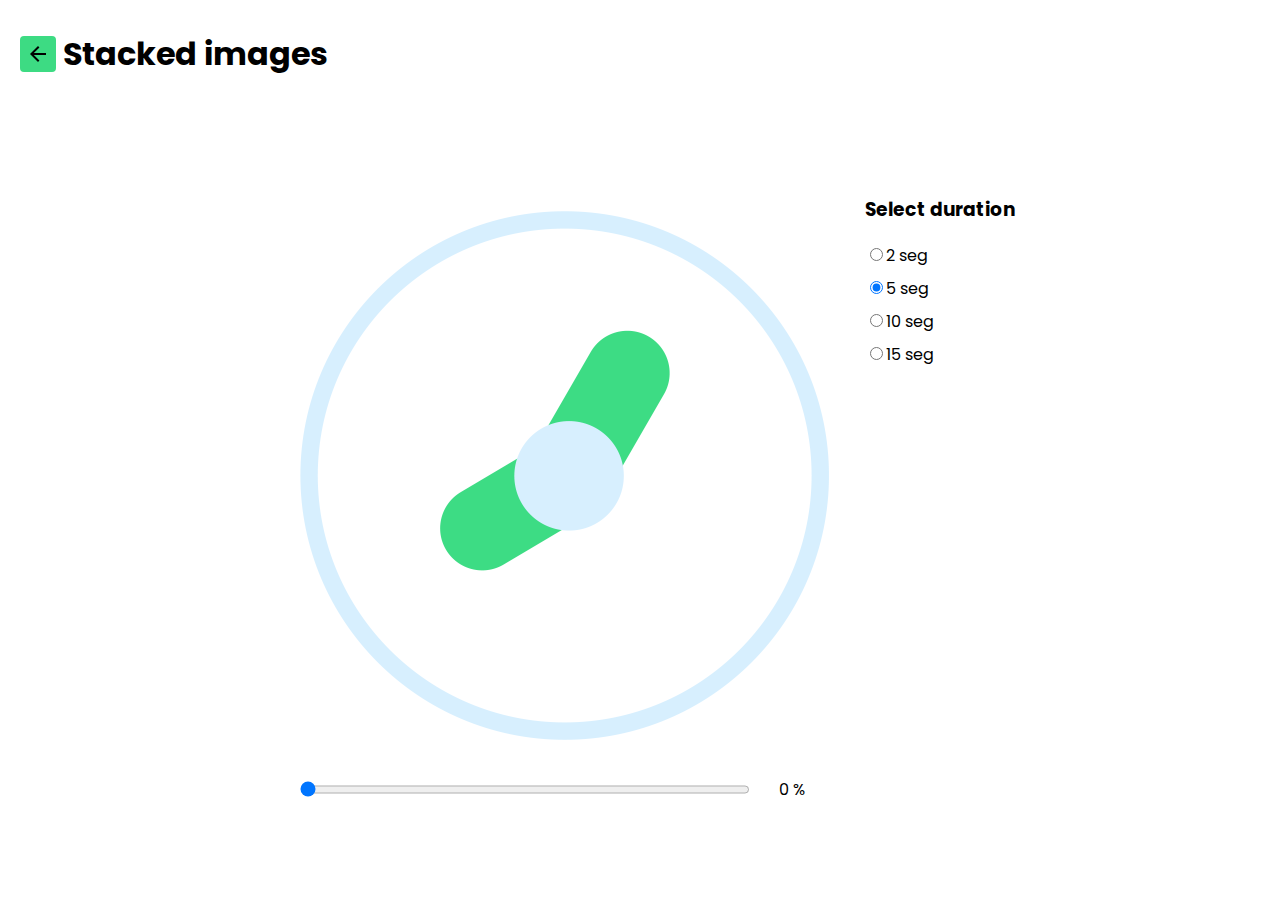
<file: solutions/stacked-images.html>
<!DOCTYPE html>
<html lang="en">

  <head>
    <meta charset="UTF-8">
    <meta http-equiv="X-UA-Compatible" content="IE=edge">
    <meta name="viewport" content="width=device-width, initial-scale=1.0">
    <title>Stacked img - Challenge 4</title>
  </head>
  <link rel="stylesheet" href="css/main.css" type="text/css">
  <link rel="stylesheet" href="css/stack.css" type="text/css">

  <body>
    <header>
      <h1><a href="./../index.html" aria-label="back"><img src="./assets/img/arrow_back.svg" role="presentation" /></a>
        Stacked images</h1>
    </header>
    <div class="layout-wrapper">
      <div class="duration-selector">
        <h3>Select duration</h3>
        <label><input type="radio" name="duration" value="2000">2 seg </label>
        <label><input type="radio" name="duration" value="5000" checked>5 seg </label>
        <label><input type="radio" name="duration" value="10000">10 seg </label>
        <label><input type="radio" name="duration" value="15000">15 seg </label>
      </div>
      <div class="animation">
        <div class="target">
          <img src="./assets/img/stack/Circle_SafetyC_00000.png" alt="" class="step-000 active">
          <img src="./assets/img/stack/Circle_SafetyC_00001.png" alt="" class="step-001">
          <img src="./assets/img/stack/Circle_SafetyC_00002.png" alt="" class="step-002">
          <img src="./assets/img/stack/Circle_SafetyC_00003.png" alt="" class="step-003">
          <img src="./assets/img/stack/Circle_SafetyC_00004.png" alt="" class="step-004">
          <img src="./assets/img/stack/Circle_SafetyC_00005.png" alt="" class="step-005">
          <img src="./assets/img/stack/Circle_SafetyC_00006.png" alt="" class="step-006">
          <img src="./assets/img/stack/Circle_SafetyC_00007.png" alt="" class="step-007">
          <img src="./assets/img/stack/Circle_SafetyC_00008.png" alt="" class="step-008">
          <img src="./assets/img/stack/Circle_SafetyC_00009.png" alt="" class="step-009">
          <img src="./assets/img/stack/Circle_SafetyC_00010.png" alt="" class="step-010">
          <img src="./assets/img/stack/Circle_SafetyC_00011.png" alt="" class="step-011">
          <img src="./assets/img/stack/Circle_SafetyC_00012.png" alt="" class="step-012">
          <img src="./assets/img/stack/Circle_SafetyC_00013.png" alt="" class="step-013">
          <img src="./assets/img/stack/Circle_SafetyC_00014.png" alt="" class="step-014">
          <img src="./assets/img/stack/Circle_SafetyC_00015.png" alt="" class="step-015">
          <img src="./assets/img/stack/Circle_SafetyC_00016.png" alt="" class="step-016">
          <img src="./assets/img/stack/Circle_SafetyC_00017.png" alt="" class="step-017">
          <img src="./assets/img/stack/Circle_SafetyC_00018.png" alt="" class="step-018">
          <img src="./assets/img/stack/Circle_SafetyC_00019.png" alt="" class="step-019">
          <img src="./assets/img/stack/Circle_SafetyC_00020.png" alt="" class="step-020">
          <img src="./assets/img/stack/Circle_SafetyC_00021.png" alt="" class="step-021">
          <img src="./assets/img/stack/Circle_SafetyC_00022.png" alt="" class="step-022">
          <img src="./assets/img/stack/Circle_SafetyC_00023.png" alt="" class="step-023">
          <img src="./assets/img/stack/Circle_SafetyC_00024.png" alt="" class="step-024">
          <img src="./assets/img/stack/Circle_SafetyC_00025.png" alt="" class="step-025">
          <img src="./assets/img/stack/Circle_SafetyC_00026.png" alt="" class="step-026">
          <img src="./assets/img/stack/Circle_SafetyC_00027.png" alt="" class="step-027">
          <img src="./assets/img/stack/Circle_SafetyC_00028.png" alt="" class="step-028">
          <img src="./assets/img/stack/Circle_SafetyC_00029.png" alt="" class="step-029">
          <img src="./assets/img/stack/Circle_SafetyC_00030.png" alt="" class="step-030">
          <img src="./assets/img/stack/Circle_SafetyC_00031.png" alt="" class="step-031">
          <img src="./assets/img/stack/Circle_SafetyC_00032.png" alt="" class="step-032">
          <img src="./assets/img/stack/Circle_SafetyC_00033.png" alt="" class="step-033">
          <img src="./assets/img/stack/Circle_SafetyC_00034.png" alt="" class="step-034">
          <img src="./assets/img/stack/Circle_SafetyC_00035.png" alt="" class="step-035">
          <img src="./assets/img/stack/Circle_SafetyC_00036.png" alt="" class="step-036">
          <img src="./assets/img/stack/Circle_SafetyC_00037.png" alt="" class="step-037">
          <img src="./assets/img/stack/Circle_SafetyC_00038.png" alt="" class="step-038">
          <img src="./assets/img/stack/Circle_SafetyC_00039.png" alt="" class="step-039">
          <img src="./assets/img/stack/Circle_SafetyC_00040.png" alt="" class="step-040">
          <img src="./assets/img/stack/Circle_SafetyC_00041.png" alt="" class="step-041">
          <img src="./assets/img/stack/Circle_SafetyC_00042.png" alt="" class="step-042">
          <img src="./assets/img/stack/Circle_SafetyC_00043.png" alt="" class="step-043">
          <img src="./assets/img/stack/Circle_SafetyC_00044.png" alt="" class="step-044">
          <img src="./assets/img/stack/Circle_SafetyC_00045.png" alt="" class="step-045">
          <img src="./assets/img/stack/Circle_SafetyC_00046.png" alt="" class="step-046">
          <img src="./assets/img/stack/Circle_SafetyC_00047.png" alt="" class="step-047">
          <img src="./assets/img/stack/Circle_SafetyC_00048.png" alt="" class="step-048">
          <img src="./assets/img/stack/Circle_SafetyC_00049.png" alt="" class="step-049">
          <img src="./assets/img/stack/Circle_SafetyC_00050.png" alt="" class="step-050">
          <img src="./assets/img/stack/Circle_SafetyC_00051.png" alt="" class="step-051">
          <img src="./assets/img/stack/Circle_SafetyC_00052.png" alt="" class="step-052">
          <img src="./assets/img/stack/Circle_SafetyC_00053.png" alt="" class="step-053">
          <img src="./assets/img/stack/Circle_SafetyC_00054.png" alt="" class="step-054">
          <img src="./assets/img/stack/Circle_SafetyC_00055.png" alt="" class="step-055">
          <img src="./assets/img/stack/Circle_SafetyC_00056.png" alt="" class="step-056">
          <img src="./assets/img/stack/Circle_SafetyC_00057.png" alt="" class="step-057">
          <img src="./assets/img/stack/Circle_SafetyC_00058.png" alt="" class="step-058">
          <img src="./assets/img/stack/Circle_SafetyC_00059.png" alt="" class="step-059">
          <img src="./assets/img/stack/Circle_SafetyC_00060.png" alt="" class="step-060">
          <img src="./assets/img/stack/Circle_SafetyC_00061.png" alt="" class="step-061">
          <img src="./assets/img/stack/Circle_SafetyC_00062.png" alt="" class="step-062">
          <img src="./assets/img/stack/Circle_SafetyC_00063.png" alt="" class="step-063">
          <img src="./assets/img/stack/Circle_SafetyC_00064.png" alt="" class="step-064">
          <img src="./assets/img/stack/Circle_SafetyC_00065.png" alt="" class="step-065">
          <img src="./assets/img/stack/Circle_SafetyC_00066.png" alt="" class="step-066">
          <img src="./assets/img/stack/Circle_SafetyC_00067.png" alt="" class="step-067">
          <img src="./assets/img/stack/Circle_SafetyC_00068.png" alt="" class="step-068">
          <img src="./assets/img/stack/Circle_SafetyC_00069.png" alt="" class="step-069">
          <img src="./assets/img/stack/Circle_SafetyC_00070.png" alt="" class="step-070">
          <img src="./assets/img/stack/Circle_SafetyC_00071.png" alt="" class="step-071">
          <img src="./assets/img/stack/Circle_SafetyC_00072.png" alt="" class="step-072">
          <img src="./assets/img/stack/Circle_SafetyC_00073.png" alt="" class="step-073">
          <img src="./assets/img/stack/Circle_SafetyC_00074.png" alt="" class="step-074">
          <img src="./assets/img/stack/Circle_SafetyC_00075.png" alt="" class="step-075">
          <img src="./assets/img/stack/Circle_SafetyC_00076.png" alt="" class="step-076">
          <img src="./assets/img/stack/Circle_SafetyC_00077.png" alt="" class="step-077">
          <img src="./assets/img/stack/Circle_SafetyC_00078.png" alt="" class="step-078">
          <img src="./assets/img/stack/Circle_SafetyC_00079.png" alt="" class="step-079">
          <img src="./assets/img/stack/Circle_SafetyC_00080.png" alt="" class="step-080">
          <img src="./assets/img/stack/Circle_SafetyC_00081.png" alt="" class="step-081">
          <img src="./assets/img/stack/Circle_SafetyC_00082.png" alt="" class="step-082">
          <img src="./assets/img/stack/Circle_SafetyC_00083.png" alt="" class="step-083">
          <img src="./assets/img/stack/Circle_SafetyC_00084.png" alt="" class="step-084">
          <img src="./assets/img/stack/Circle_SafetyC_00085.png" alt="" class="step-085">
          <img src="./assets/img/stack/Circle_SafetyC_00086.png" alt="" class="step-086">
          <img src="./assets/img/stack/Circle_SafetyC_00087.png" alt="" class="step-087">
          <img src="./assets/img/stack/Circle_SafetyC_00088.png" alt="" class="step-088">
          <img src="./assets/img/stack/Circle_SafetyC_00089.png" alt="" class="step-089">
          <img src="./assets/img/stack/Circle_SafetyC_00090.png" alt="" class="step-090">
          <img src="./assets/img/stack/Circle_SafetyC_00091.png" alt="" class="step-091">
          <img src="./assets/img/stack/Circle_SafetyC_00092.png" alt="" class="step-092">
          <img src="./assets/img/stack/Circle_SafetyC_00093.png" alt="" class="step-093">
          <img src="./assets/img/stack/Circle_SafetyC_00094.png" alt="" class="step-094">
          <img src="./assets/img/stack/Circle_SafetyC_00095.png" alt="" class="step-095">
          <img src="./assets/img/stack/Circle_SafetyC_00096.png" alt="" class="step-096">
          <img src="./assets/img/stack/Circle_SafetyC_00097.png" alt="" class="step-097">
          <img src="./assets/img/stack/Circle_SafetyC_00098.png" alt="" class="step-098">
          <img src="./assets/img/stack/Circle_SafetyC_00099.png" alt="" class="step-099">
          <img src="./assets/img/stack/Circle_SafetyC_00100.png" alt="" class="step-100">
          <img src="./assets/img/stack/Circle_SafetyC_00101.png" alt="" class="step-101">
          <img src="./assets/img/stack/Circle_SafetyC_00102.png" alt="" class="step-102">
          <img src="./assets/img/stack/Circle_SafetyC_00103.png" alt="" class="step-103">
          <img src="./assets/img/stack/Circle_SafetyC_00104.png" alt="" class="step-104">
          <img src="./assets/img/stack/Circle_SafetyC_00105.png" alt="" class="step-105">
          <img src="./assets/img/stack/Circle_SafetyC_00106.png" alt="" class="step-106">
          <img src="./assets/img/stack/Circle_SafetyC_00107.png" alt="" class="step-107">
          <img src="./assets/img/stack/Circle_SafetyC_00108.png" alt="" class="step-108">
          <img src="./assets/img/stack/Circle_SafetyC_00109.png" alt="" class="step-109">
          <img src="./assets/img/stack/Circle_SafetyC_00110.png" alt="" class="step-110">
          <img src="./assets/img/stack/Circle_SafetyC_00111.png" alt="" class="step-111">
          <img src="./assets/img/stack/Circle_SafetyC_00112.png" alt="" class="step-112">
          <img src="./assets/img/stack/Circle_SafetyC_00113.png" alt="" class="step-113">
          <img src="./assets/img/stack/Circle_SafetyC_00114.png" alt="" class="step-114">
          <img src="./assets/img/stack/Circle_SafetyC_00115.png" alt="" class="step-115">
          <img src="./assets/img/stack/Circle_SafetyC_00116.png" alt="" class="step-116">
          <img src="./assets/img/stack/Circle_SafetyC_00117.png" alt="" class="step-117">
          <img src="./assets/img/stack/Circle_SafetyC_00118.png" alt="" class="step-118">
          <img src="./assets/img/stack/Circle_SafetyC_00119.png" alt="" class="step-119">
          <img src="./assets/img/stack/Circle_SafetyC_00120.png" alt="" class="step-120">
          <img src="./assets/img/stack/Circle_SafetyC_00121.png" alt="" class="step-121">
          <img src="./assets/img/stack/Circle_SafetyC_00122.png" alt="" class="step-122">
          <img src="./assets/img/stack/Circle_SafetyC_00123.png" alt="" class="step-123">
          <img src="./assets/img/stack/Circle_SafetyC_00124.png" alt="" class="step-124">
          <img src="./assets/img/stack/Circle_SafetyC_00125.png" alt="" class="step-125">
          <img src="./assets/img/stack/Circle_SafetyC_00126.png" alt="" class="step-126">
          <img src="./assets/img/stack/Circle_SafetyC_00127.png" alt="" class="step-127">
          <img src="./assets/img/stack/Circle_SafetyC_00128.png" alt="" class="step-128">
          <img src="./assets/img/stack/Circle_SafetyC_00129.png" alt="" class="step-129">
          <img src="./assets/img/stack/Circle_SafetyC_00130.png" alt="" class="step-130">
          <img src="./assets/img/stack/Circle_SafetyC_00131.png" alt="" class="step-131">
          <img src="./assets/img/stack/Circle_SafetyC_00132.png" alt="" class="step-132">
          <img src="./assets/img/stack/Circle_SafetyC_00133.png" alt="" class="step-133">
          <img src="./assets/img/stack/Circle_SafetyC_00134.png" alt="" class="step-134">
          <img src="./assets/img/stack/Circle_SafetyC_00135.png" alt="" class="step-135">
          <img src="./assets/img/stack/Circle_SafetyC_00136.png" alt="" class="step-136">
          <img src="./assets/img/stack/Circle_SafetyC_00137.png" alt="" class="step-137">
          <img src="./assets/img/stack/Circle_SafetyC_00138.png" alt="" class="step-138">
          <img src="./assets/img/stack/Circle_SafetyC_00139.png" alt="" class="step-139">
          <img src="./assets/img/stack/Circle_SafetyC_00140.png" alt="" class="step-140">
          <img src="./assets/img/stack/Circle_SafetyC_00141.png" alt="" class="step-141">
          <img src="./assets/img/stack/Circle_SafetyC_00142.png" alt="" class="step-142">
          <img src="./assets/img/stack/Circle_SafetyC_00143.png" alt="" class="step-143">
          <img src="./assets/img/stack/Circle_SafetyC_00144.png" alt="" class="step-144">
          <img src="./assets/img/stack/Circle_SafetyC_00145.png" alt="" class="step-145">
          <img src="./assets/img/stack/Circle_SafetyC_00146.png" alt="" class="step-146">
          <img src="./assets/img/stack/Circle_SafetyC_00147.png" alt="" class="step-147">
          <img src="./assets/img/stack/Circle_SafetyC_00148.png" alt="" class="step-148">
          <img src="./assets/img/stack/Circle_SafetyC_00149.png" alt="" class="step-149">
          <img src="./assets/img/stack/Circle_SafetyC_00150.png" alt="" class="step-150">
          <img src="./assets/img/stack/Circle_SafetyC_00151.png" alt="" class="step-151">
          <img src="./assets/img/stack/Circle_SafetyC_00152.png" alt="" class="step-152">
          <img src="./assets/img/stack/Circle_SafetyC_00153.png" alt="" class="step-153">
          <img src="./assets/img/stack/Circle_SafetyC_00154.png" alt="" class="step-154">
          <img src="./assets/img/stack/Circle_SafetyC_00155.png" alt="" class="step-155">
          <img src="./assets/img/stack/Circle_SafetyC_00156.png" alt="" class="step-156">
          <img src="./assets/img/stack/Circle_SafetyC_00157.png" alt="" class="step-157">
          <img src="./assets/img/stack/Circle_SafetyC_00158.png" alt="" class="step-158">
          <img src="./assets/img/stack/Circle_SafetyC_00159.png" alt="" class="step-159">
          <img src="./assets/img/stack/Circle_SafetyC_00160.png" alt="" class="step-160">
          <img src="./assets/img/stack/Circle_SafetyC_00161.png" alt="" class="step-161">
          <img src="./assets/img/stack/Circle_SafetyC_00162.png" alt="" class="step-162">
          <img src="./assets/img/stack/Circle_SafetyC_00163.png" alt="" class="step-163">
          <img src="./assets/img/stack/Circle_SafetyC_00164.png" alt="" class="step-164">
          <img src="./assets/img/stack/Circle_SafetyC_00165.png" alt="" class="step-165">
          <img src="./assets/img/stack/Circle_SafetyC_00166.png" alt="" class="step-166">
          <img src="./assets/img/stack/Circle_SafetyC_00167.png" alt="" class="step-167">
          <img src="./assets/img/stack/Circle_SafetyC_00168.png" alt="" class="step-168">
          <img src="./assets/img/stack/Circle_SafetyC_00169.png" alt="" class="step-169">
          <img src="./assets/img/stack/Circle_SafetyC_00170.png" alt="" class="step-170">
          <img src="./assets/img/stack/Circle_SafetyC_00171.png" alt="" class="step-171">
          <img src="./assets/img/stack/Circle_SafetyC_00172.png" alt="" class="step-172">
          <img src="./assets/img/stack/Circle_SafetyC_00173.png" alt="" class="step-173">
          <img src="./assets/img/stack/Circle_SafetyC_00174.png" alt="" class="step-174">
          <img src="./assets/img/stack/Circle_SafetyC_00175.png" alt="" class="step-175">
          <img src="./assets/img/stack/Circle_SafetyC_00176.png" alt="" class="step-176">
          <img src="./assets/img/stack/Circle_SafetyC_00177.png" alt="" class="step-177">
          <img src="./assets/img/stack/Circle_SafetyC_00178.png" alt="" class="step-178">
          <img src="./assets/img/stack/Circle_SafetyC_00179.png" alt="" class="step-179">
          <img src="./assets/img/stack/Circle_SafetyC_00180.png" alt="" class="step-180">
          <img src="./assets/img/stack/Circle_SafetyC_00181.png" alt="" class="step-181">
          <img src="./assets/img/stack/Circle_SafetyC_00182.png" alt="" class="step-182">
          <img src="./assets/img/stack/Circle_SafetyC_00183.png" alt="" class="step-183">
          <img src="./assets/img/stack/Circle_SafetyC_00184.png" alt="" class="step-184">
          <img src="./assets/img/stack/Circle_SafetyC_00185.png" alt="" class="step-185">
          <img src="./assets/img/stack/Circle_SafetyC_00186.png" alt="" class="step-186">
          <img src="./assets/img/stack/Circle_SafetyC_00187.png" alt="" class="step-187">
          <img src="./assets/img/stack/Circle_SafetyC_00188.png" alt="" class="step-188">
          <img src="./assets/img/stack/Circle_SafetyC_00189.png" alt="" class="step-189">
          <img src="./assets/img/stack/Circle_SafetyC_00190.png" alt="" class="step-190">
          <img src="./assets/img/stack/Circle_SafetyC_00191.png" alt="" class="step-191">
          <img src="./assets/img/stack/Circle_SafetyC_00192.png" alt="" class="step-192">
          <img src="./assets/img/stack/Circle_SafetyC_00193.png" alt="" class="step-193">
          <img src="./assets/img/stack/Circle_SafetyC_00194.png" alt="" class="step-194">
          <img src="./assets/img/stack/Circle_SafetyC_00195.png" alt="" class="step-195">
          <img src="./assets/img/stack/Circle_SafetyC_00196.png" alt="" class="step-196">
          <img src="./assets/img/stack/Circle_SafetyC_00197.png" alt="" class="step-197">
          <img src="./assets/img/stack/Circle_SafetyC_00198.png" alt="" class="step-198">
          <img src="./assets/img/stack/Circle_SafetyC_00199.png" alt="" class="step-199">
          <img src="./assets/img/stack/Circle_SafetyC_00200.png" alt="" class="step-200">
          <img src="./assets/img/stack/Circle_SafetyC_00201.png" alt="" class="step-201">
          <img src="./assets/img/stack/Circle_SafetyC_00202.png" alt="" class="step-202">
          <img src="./assets/img/stack/Circle_SafetyC_00203.png" alt="" class="step-203">
          <img src="./assets/img/stack/Circle_SafetyC_00204.png" alt="" class="step-204">
          <img src="./assets/img/stack/Circle_SafetyC_00205.png" alt="" class="step-205">
          <img src="./assets/img/stack/Circle_SafetyC_00206.png" alt="" class="step-206">
          <img src="./assets/img/stack/Circle_SafetyC_00207.png" alt="" class="step-207">
          <img src="./assets/img/stack/Circle_SafetyC_00208.png" alt="" class="step-208">
          <img src="./assets/img/stack/Circle_SafetyC_00209.png" alt="" class="step-209">
          <img src="./assets/img/stack/Circle_SafetyC_00210.png" alt="" class="step-210">
          <img src="./assets/img/stack/Circle_SafetyC_00211.png" alt="" class="step-211">
          <img src="./assets/img/stack/Circle_SafetyC_00212.png" alt="" class="step-212">
          <img src="./assets/img/stack/Circle_SafetyC_00213.png" alt="" class="step-213">
          <img src="./assets/img/stack/Circle_SafetyC_00214.png" alt="" class="step-214">
          <img src="./assets/img/stack/Circle_SafetyC_00215.png" alt="" class="step-215">
          <img src="./assets/img/stack/Circle_SafetyC_00216.png" alt="" class="step-216">
          <img src="./assets/img/stack/Circle_SafetyC_00217.png" alt="" class="step-217">
          <img src="./assets/img/stack/Circle_SafetyC_00218.png" alt="" class="step-218">
          <img src="./assets/img/stack/Circle_SafetyC_00219.png" alt="" class="step-219">
          <img src="./assets/img/stack/Circle_SafetyC_00220.png" alt="" class="step-220">
          <img src="./assets/img/stack/Circle_SafetyC_00221.png" alt="" class="step-221">
          <img src="./assets/img/stack/Circle_SafetyC_00222.png" alt="" class="step-222">
          <img src="./assets/img/stack/Circle_SafetyC_00223.png" alt="" class="step-223">
          <img src="./assets/img/stack/Circle_SafetyC_00224.png" alt="" class="step-224">
          <img src="./assets/img/stack/Circle_SafetyC_00225.png" alt="" class="step-225">
          <img src="./assets/img/stack/Circle_SafetyC_00226.png" alt="" class="step-226">
          <img src="./assets/img/stack/Circle_SafetyC_00227.png" alt="" class="step-227">
          <img src="./assets/img/stack/Circle_SafetyC_00228.png" alt="" class="step-228">
          <img src="./assets/img/stack/Circle_SafetyC_00229.png" alt="" class="step-229">
          <img src="./assets/img/stack/Circle_SafetyC_00230.png" alt="" class="step-230">
          <img src="./assets/img/stack/Circle_SafetyC_00231.png" alt="" class="step-231">
          <img src="./assets/img/stack/Circle_SafetyC_00232.png" alt="" class="step-232">
          <img src="./assets/img/stack/Circle_SafetyC_00233.png" alt="" class="step-233">
          <img src="./assets/img/stack/Circle_SafetyC_00234.png" alt="" class="step-234">
          <img src="./assets/img/stack/Circle_SafetyC_00235.png" alt="" class="step-235">
          <img src="./assets/img/stack/Circle_SafetyC_00236.png" alt="" class="step-236">
          <img src="./assets/img/stack/Circle_SafetyC_00237.png" alt="" class="step-237">
          <img src="./assets/img/stack/Circle_SafetyC_00238.png" alt="" class="step-238">
          <img src="./assets/img/stack/Circle_SafetyC_00239.png" alt="" class="step-239">
          <img src="./assets/img/stack/Circle_SafetyC_00240.png" alt="" class="step-240">
          <img src="./assets/img/stack/Circle_SafetyC_00241.png" alt="" class="step-241">
          <img src="./assets/img/stack/Circle_SafetyC_00242.png" alt="" class="step-242">
          <img src="./assets/img/stack/Circle_SafetyC_00243.png" alt="" class="step-243">
          <img src="./assets/img/stack/Circle_SafetyC_00244.png" alt="" class="step-244">
          <img src="./assets/img/stack/Circle_SafetyC_00245.png" alt="" class="step-245">
          <img src="./assets/img/stack/Circle_SafetyC_00246.png" alt="" class="step-246">
          <img src="./assets/img/stack/Circle_SafetyC_00247.png" alt="" class="step-247">
          <img src="./assets/img/stack/Circle_SafetyC_00248.png" alt="" class="step-248">
          <img src="./assets/img/stack/Circle_SafetyC_00249.png" alt="" class="step-249">
          <img src="./assets/img/stack/Circle_SafetyC_00250.png" alt="" class="step-250">
          <img src="./assets/img/stack/Circle_SafetyC_00251.png" alt="" class="step-251">
          <img src="./assets/img/stack/Circle_SafetyC_00252.png" alt="" class="step-252">
          <img src="./assets/img/stack/Circle_SafetyC_00253.png" alt="" class="step-253">
          <img src="./assets/img/stack/Circle_SafetyC_00254.png" alt="" class="step-254">
          <img src="./assets/img/stack/Circle_SafetyC_00255.png" alt="" class="step-255">
          <img src="./assets/img/stack/Circle_SafetyC_00256.png" alt="" class="step-256">
          <img src="./assets/img/stack/Circle_SafetyC_00257.png" alt="" class="step-257">
          <img src="./assets/img/stack/Circle_SafetyC_00258.png" alt="" class="step-258">
          <img src="./assets/img/stack/Circle_SafetyC_00259.png" alt="" class="step-259">
          <img src="./assets/img/stack/Circle_SafetyC_00260.png" alt="" class="step-260">
        </div>
        <div class="slider-wrapper">
          <input type="range" min="0" max="100" value="0" class="slider" id="myRange">
          <span class="current-value"><span class="value">0</span> %</span>
        </div>
      </div>

    </div>
    <script src="js/stack.js"></script>
  </body>

</html>
</file>
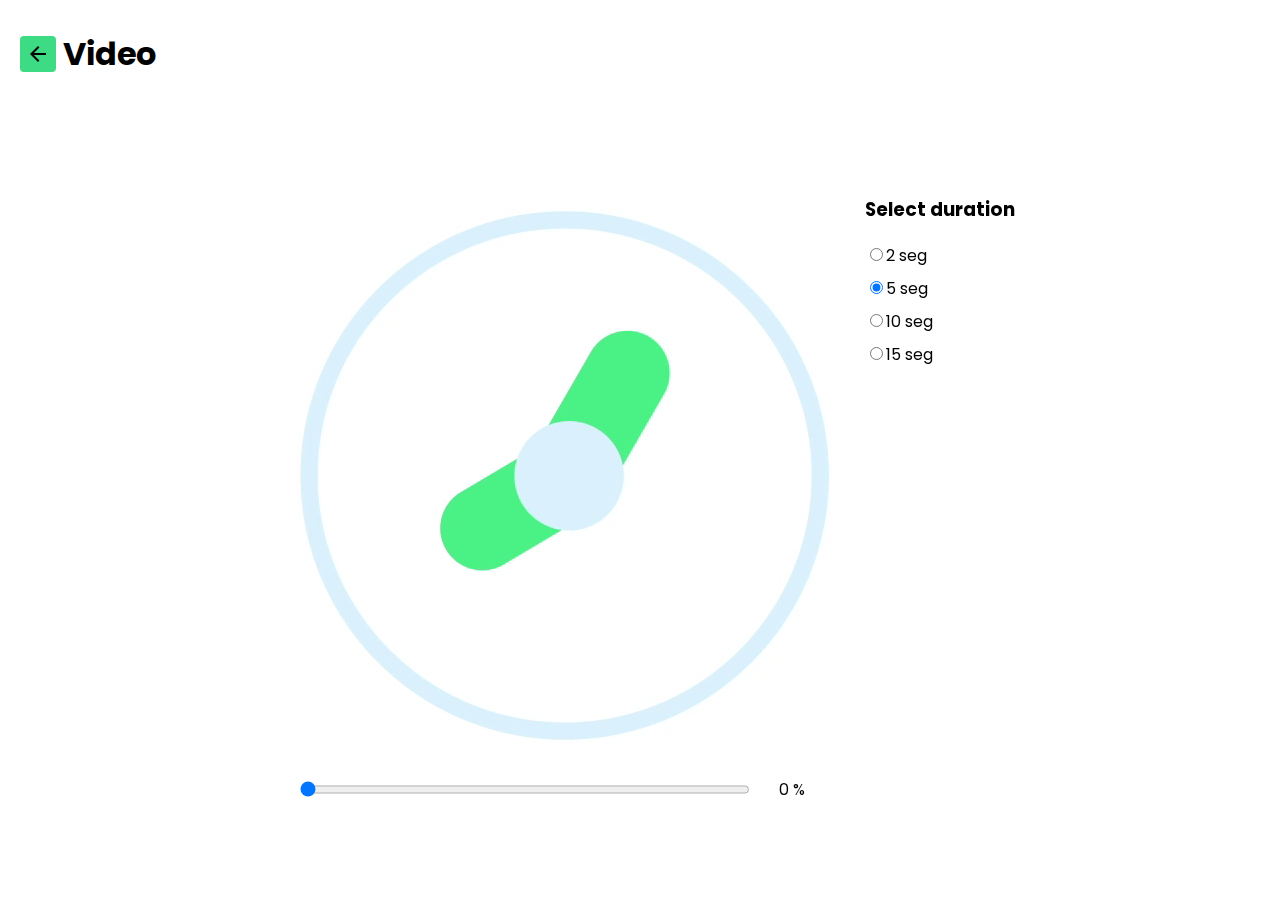
<file: solutions/video.html>
<!DOCTYPE html>
<html lang="en">

  <head>
    <meta charset="UTF-8">
    <meta http-equiv="X-UA-Compatible" content="IE=edge">
    <meta name="viewport" content="width=device-width, initial-scale=1.0">
    <link rel="stylesheet" href="css/main.css" type="text/css">
    <title>Video - Challenge 4</title>
  </head>

  <body>
    <header>
      <h1><a href="./../index.html" aria-label="back"><img src="./assets/img/arrow_back.svg" role="presentation" /></a>
        Video</h1>
    </header>
    <div class="layout-wrapper">
      <div class="duration-selector">
        <h3>Select duration</h3>
        <label><input type="radio" name="duration" value="2000">2 seg </label>
        <label><input type="radio" name="duration" value="5000" checked>5 seg </label>
        <label><input type="radio" name="duration" value="10000">10 seg </label>
        <label><input type="radio" name="duration" value="15000">15 seg </label>
      </div>
      <div class="animation">
        <div class="target">
          <video src="./assets/video/Circle_SafetyCenter.mp4" loop preload="metadata"></video>
        </div>
        <div class="slider-wrapper">
          <input type="range" min="0" max="100" value="0" class="slider" id="myRange">
          <span class="current-value"><span class="value">0</span> %</span>
        </div>
      </div>

    </div>
    <script src="js/video.js"></script>
  </body>

</html>
</file>
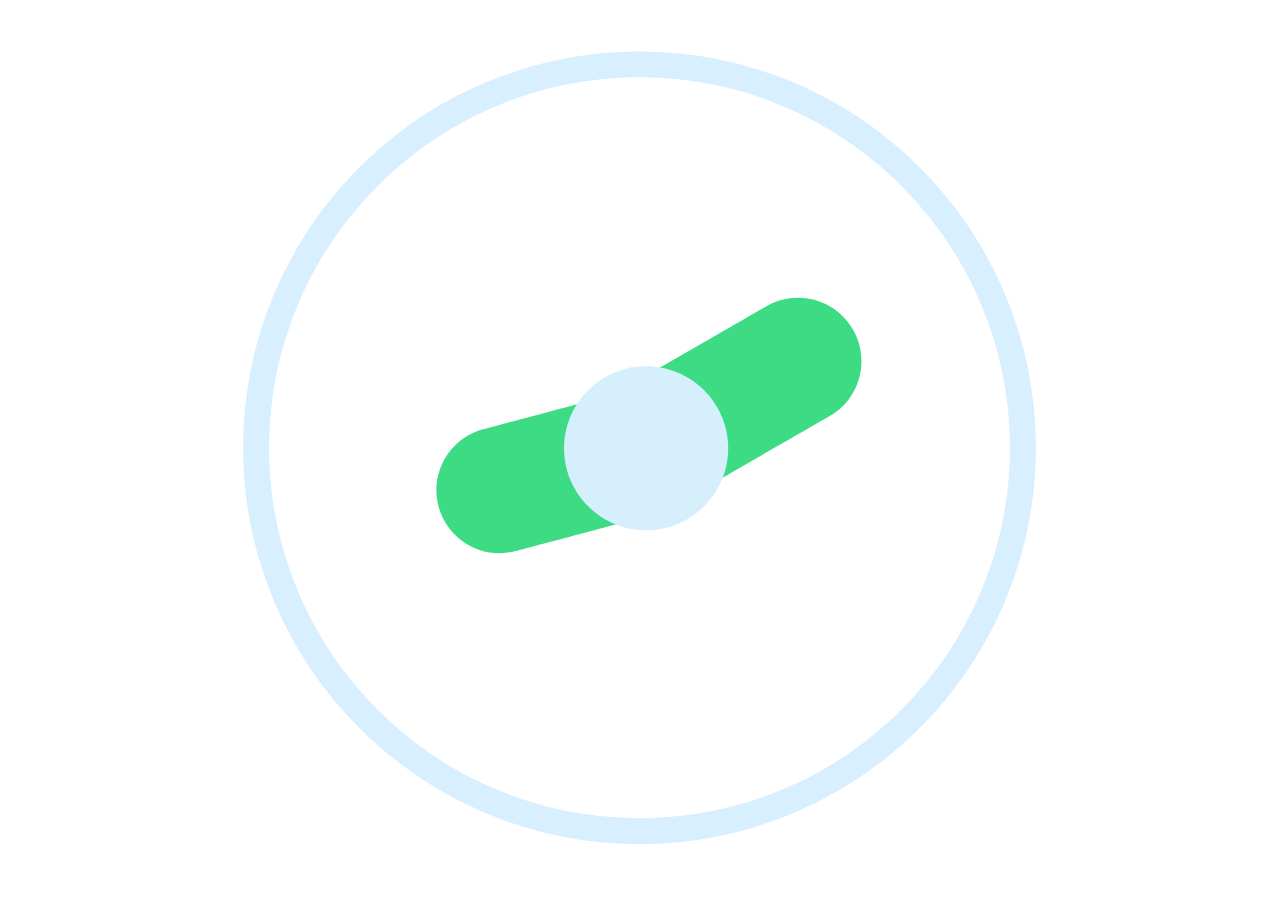
<file: assets/Circle_SafetyC/Circle_SafetyCenter_Lottie/demo/Circle_SafetyCenter_lottie.html>
<html xmlns="http://www.w3.org/1999/xhtml">
<meta charset="UTF-8">
<head>
    <style>
        body{
            background-color:#ffffff;
            margin: 0px;
            height: 100%;
            overflow: hidden;
        }
        #lottie{
            background-color:#ffffff;
            width:100%;
            height:100%;
            display:block;
            overflow: hidden;
            transform: translate3d(0,0,0);
            text-align: center;
            opacity: 1;
        }

    </style>
</head>
<body>
<!-- build:scripto --><script>(typeof navigator !== "undefined") && (function(root, factory) {
    if (typeof define === "function" && define.amd) {
        define(function() {
            return factory(root);
        });
    } else if (typeof module === "object" && module.exports) {
        module.exports = factory(root);
    } else {
        root.lottie = factory(root);
        root.bodymovin = root.lottie;
    }
}((window || {}), function(window) {
	"use strict";var svgNS="http://www.w3.org/2000/svg",locationHref="",initialDefaultFrame=-999999,subframeEnabled=!0,expressionsPlugin,isSafari=/^((?!chrome|android).)*safari/i.test(navigator.userAgent),cachedColors={},bm_rounder=Math.round,bm_rnd,bm_pow=Math.pow,bm_sqrt=Math.sqrt,bm_abs=Math.abs,bm_floor=Math.floor,bm_max=Math.max,bm_min=Math.min,blitter=10,BMMath={};function ProjectInterface(){return{}}!function(){var t,e=["abs","acos","acosh","asin","asinh","atan","atanh","atan2","ceil","cbrt","expm1","clz32","cos","cosh","exp","floor","fround","hypot","imul","log","log1p","log2","log10","max","min","pow","random","round","sign","sin","sinh","sqrt","tan","tanh","trunc","E","LN10","LN2","LOG10E","LOG2E","PI","SQRT1_2","SQRT2"],i=e.length;for(t=0;t<i;t+=1)BMMath[e[t]]=Math[e[t]]}(),BMMath.random=Math.random,BMMath.abs=function(t){if("object"===typeof t&&t.length){var e,i=createSizedArray(t.length),r=t.length;for(e=0;e<r;e+=1)i[e]=Math.abs(t[e]);return i}return Math.abs(t)};var defaultCurveSegments=150,degToRads=Math.PI/180,roundCorner=.5519;function roundValues(t){bm_rnd=t?Math.round:function(t){return t}}function styleDiv(t){t.style.position="absolute",t.style.top=0,t.style.left=0,t.style.display="block",t.style.transformOrigin=t.style.webkitTransformOrigin="0 0",t.style.backfaceVisibility=t.style.webkitBackfaceVisibility="visible",t.style.transformStyle=t.style.webkitTransformStyle=t.style.mozTransformStyle="preserve-3d"}function BMEnterFrameEvent(t,e,i,r){this.type=t,this.currentTime=e,this.totalTime=i,this.direction=r<0?-1:1}function BMCompleteEvent(t,e){this.type=t,this.direction=e<0?-1:1}function BMCompleteLoopEvent(t,e,i,r){this.type=t,this.currentLoop=i,this.totalLoops=e,this.direction=r<0?-1:1}function BMSegmentStartEvent(t,e,i){this.type=t,this.firstFrame=e,this.totalFrames=i}function BMDestroyEvent(t,e){this.type=t,this.target=e}function BMRenderFrameErrorEvent(t,e){this.type="renderFrameError",this.nativeError=t,this.currentTime=e}function BMConfigErrorEvent(t){this.type="configError",this.nativeError=t}function BMAnimationConfigErrorEvent(t,e){this.type=t,this.nativeError=e,this.currentTime=currentTime}roundValues(!1);var createElementID=(G=0,function(){return"__lottie_element_"+ ++G}),G;function HSVtoRGB(t,e,i){var r,s,a,n,o,h,l,p;switch(h=i*(1-e),l=i*(1-(o=6*t-(n=Math.floor(6*t)))*e),p=i*(1-(1-o)*e),n%6){case 0:r=i,s=p,a=h;break;case 1:r=l,s=i,a=h;break;case 2:r=h,s=i,a=p;break;case 3:r=h,s=l,a=i;break;case 4:r=p,s=h,a=i;break;case 5:r=i,s=h,a=l}return[r,s,a]}function RGBtoHSV(t,e,i){var r,s=Math.max(t,e,i),a=Math.min(t,e,i),n=s-a,o=0===s?0:n/s,h=s/255;switch(s){case a:r=0;break;case t:r=e-i+n*(e<i?6:0),r/=6*n;break;case e:r=i-t+2*n,r/=6*n;break;case i:r=t-e+4*n,r/=6*n}return[r,o,h]}function addSaturationToRGB(t,e){var i=RGBtoHSV(255*t[0],255*t[1],255*t[2]);return i[1]+=e,1<i[1]?i[1]=1:i[1]<=0&&(i[1]=0),HSVtoRGB(i[0],i[1],i[2])}function addBrightnessToRGB(t,e){var i=RGBtoHSV(255*t[0],255*t[1],255*t[2]);return i[2]+=e,1<i[2]?i[2]=1:i[2]<0&&(i[2]=0),HSVtoRGB(i[0],i[1],i[2])}function addHueToRGB(t,e){var i=RGBtoHSV(255*t[0],255*t[1],255*t[2]);return i[0]+=e/360,1<i[0]?i[0]-=1:i[0]<0&&(i[0]+=1),HSVtoRGB(i[0],i[1],i[2])}var rgbToHex=function(){var t,e,r=[];for(t=0;t<256;t+=1)e=t.toString(16),r[t]=1==e.length?"0"+e:e;return function(t,e,i){return t<0&&(t=0),e<0&&(e=0),i<0&&(i=0),"#"+r[t]+r[e]+r[i]}}();function BaseEvent(){}BaseEvent.prototype={triggerEvent:function(t,e){if(this._cbs[t])for(var i=this._cbs[t].length,r=0;r<i;r++)this._cbs[t][r](e)},addEventListener:function(t,e){return this._cbs[t]||(this._cbs[t]=[]),this._cbs[t].push(e),function(){this.removeEventListener(t,e)}.bind(this)},removeEventListener:function(t,e){if(e){if(this._cbs[t]){for(var i=0,r=this._cbs[t].length;i<r;)this._cbs[t][i]===e&&(this._cbs[t].splice(i,1),i-=1,r-=1),i+=1;this._cbs[t].length||(this._cbs[t]=null)}}else this._cbs[t]=null}};var createTypedArray="function"==typeof Uint8ClampedArray&&"function"==typeof Float32Array?function(t,e){return"float32"===t?new Float32Array(e):"int16"===t?new Int16Array(e):"uint8c"===t?new Uint8ClampedArray(e):void 0}:function(t,e){var i,r=0,s=[];switch(t){case"int16":case"uint8c":i=1;break;default:i=1.1}for(r=0;r<e;r+=1)s.push(i);return s};function createSizedArray(t){return Array.apply(null,{length:t})}function createNS(t){return document.createElementNS(svgNS,t)}function createTag(t){return document.createElement(t)}function DynamicPropertyContainer(){}DynamicPropertyContainer.prototype={addDynamicProperty:function(t){-1===this.dynamicProperties.indexOf(t)&&(this.dynamicProperties.push(t),this.container.addDynamicProperty(this),this._isAnimated=!0)},iterateDynamicProperties:function(){this._mdf=!1;var t,e=this.dynamicProperties.length;for(t=0;t<e;t+=1)this.dynamicProperties[t].getValue(),this.dynamicProperties[t]._mdf&&(this._mdf=!0)},initDynamicPropertyContainer:function(t){this.container=t,this.dynamicProperties=[],this._mdf=!1,this._isAnimated=!1}};var getBlendMode=(Pa={0:"source-over",1:"multiply",2:"screen",3:"overlay",4:"darken",5:"lighten",6:"color-dodge",7:"color-burn",8:"hard-light",9:"soft-light",10:"difference",11:"exclusion",12:"hue",13:"saturation",14:"color",15:"luminosity"},function(t){return Pa[t]||""}),Pa,Matrix=function(){var s=Math.cos,a=Math.sin,n=Math.tan,r=Math.round;function t(){return this.props[0]=1,this.props[1]=0,this.props[2]=0,this.props[3]=0,this.props[4]=0,this.props[5]=1,this.props[6]=0,this.props[7]=0,this.props[8]=0,this.props[9]=0,this.props[10]=1,this.props[11]=0,this.props[12]=0,this.props[13]=0,this.props[14]=0,this.props[15]=1,this}function e(t){if(0===t)return this;var e=s(t),i=a(t);return this._t(e,-i,0,0,i,e,0,0,0,0,1,0,0,0,0,1)}function i(t){if(0===t)return this;var e=s(t),i=a(t);return this._t(1,0,0,0,0,e,-i,0,0,i,e,0,0,0,0,1)}function o(t){if(0===t)return this;var e=s(t),i=a(t);return this._t(e,0,i,0,0,1,0,0,-i,0,e,0,0,0,0,1)}function h(t){if(0===t)return this;var e=s(t),i=a(t);return this._t(e,-i,0,0,i,e,0,0,0,0,1,0,0,0,0,1)}function l(t,e){return this._t(1,e,t,1,0,0)}function p(t,e){return this.shear(n(t),n(e))}function m(t,e){var i=s(e),r=a(e);return this._t(i,r,0,0,-r,i,0,0,0,0,1,0,0,0,0,1)._t(1,0,0,0,n(t),1,0,0,0,0,1,0,0,0,0,1)._t(i,-r,0,0,r,i,0,0,0,0,1,0,0,0,0,1)}function f(t,e,i){return i||0===i||(i=1),1===t&&1===e&&1===i?this:this._t(t,0,0,0,0,e,0,0,0,0,i,0,0,0,0,1)}function c(t,e,i,r,s,a,n,o,h,l,p,m,f,c,d,u){return this.props[0]=t,this.props[1]=e,this.props[2]=i,this.props[3]=r,this.props[4]=s,this.props[5]=a,this.props[6]=n,this.props[7]=o,this.props[8]=h,this.props[9]=l,this.props[10]=p,this.props[11]=m,this.props[12]=f,this.props[13]=c,this.props[14]=d,this.props[15]=u,this}function d(t,e,i){return i=i||0,0!==t||0!==e||0!==i?this._t(1,0,0,0,0,1,0,0,0,0,1,0,t,e,i,1):this}function u(t,e,i,r,s,a,n,o,h,l,p,m,f,c,d,u){var y=this.props;if(1===t&&0===e&&0===i&&0===r&&0===s&&1===a&&0===n&&0===o&&0===h&&0===l&&1===p&&0===m)return y[12]=y[12]*t+y[15]*f,y[13]=y[13]*a+y[15]*c,y[14]=y[14]*p+y[15]*d,y[15]=y[15]*u,this._identityCalculated=!1,this;var g=y[0],v=y[1],b=y[2],E=y[3],x=y[4],P=y[5],S=y[6],_=y[7],C=y[8],A=y[9],T=y[10],k=y[11],M=y[12],D=y[13],w=y[14],F=y[15];return y[0]=g*t+v*s+b*h+E*f,y[1]=g*e+v*a+b*l+E*c,y[2]=g*i+v*n+b*p+E*d,y[3]=g*r+v*o+b*m+E*u,y[4]=x*t+P*s+S*h+_*f,y[5]=x*e+P*a+S*l+_*c,y[6]=x*i+P*n+S*p+_*d,y[7]=x*r+P*o+S*m+_*u,y[8]=C*t+A*s+T*h+k*f,y[9]=C*e+A*a+T*l+k*c,y[10]=C*i+A*n+T*p+k*d,y[11]=C*r+A*o+T*m+k*u,y[12]=M*t+D*s+w*h+F*f,y[13]=M*e+D*a+w*l+F*c,y[14]=M*i+D*n+w*p+F*d,y[15]=M*r+D*o+w*m+F*u,this._identityCalculated=!1,this}function y(){return this._identityCalculated||(this._identity=!(1!==this.props[0]||0!==this.props[1]||0!==this.props[2]||0!==this.props[3]||0!==this.props[4]||1!==this.props[5]||0!==this.props[6]||0!==this.props[7]||0!==this.props[8]||0!==this.props[9]||1!==this.props[10]||0!==this.props[11]||0!==this.props[12]||0!==this.props[13]||0!==this.props[14]||1!==this.props[15]),this._identityCalculated=!0),this._identity}function g(t){for(var e=0;e<16;){if(t.props[e]!==this.props[e])return!1;e+=1}return!0}function v(t){var e;for(e=0;e<16;e+=1)t.props[e]=this.props[e];return t}function b(t){var e;for(e=0;e<16;e+=1)this.props[e]=t[e]}function E(t,e,i){return{x:t*this.props[0]+e*this.props[4]+i*this.props[8]+this.props[12],y:t*this.props[1]+e*this.props[5]+i*this.props[9]+this.props[13],z:t*this.props[2]+e*this.props[6]+i*this.props[10]+this.props[14]}}function x(t,e,i){return t*this.props[0]+e*this.props[4]+i*this.props[8]+this.props[12]}function P(t,e,i){return t*this.props[1]+e*this.props[5]+i*this.props[9]+this.props[13]}function S(t,e,i){return t*this.props[2]+e*this.props[6]+i*this.props[10]+this.props[14]}function _(){var t=this.props[0]*this.props[5]-this.props[1]*this.props[4],e=this.props[5]/t,i=-this.props[1]/t,r=-this.props[4]/t,s=this.props[0]/t,a=(this.props[4]*this.props[13]-this.props[5]*this.props[12])/t,n=-(this.props[0]*this.props[13]-this.props[1]*this.props[12])/t,o=new Matrix;return o.props[0]=e,o.props[1]=i,o.props[4]=r,o.props[5]=s,o.props[12]=a,o.props[13]=n,o}function C(t){return this.getInverseMatrix().applyToPointArray(t[0],t[1],t[2]||0)}function A(t){var e,i=t.length,r=[];for(e=0;e<i;e+=1)r[e]=C(t[e]);return r}function T(t,e,i){var r=createTypedArray("float32",6);if(this.isIdentity())r[0]=t[0],r[1]=t[1],r[2]=e[0],r[3]=e[1],r[4]=i[0],r[5]=i[1];else{var s=this.props[0],a=this.props[1],n=this.props[4],o=this.props[5],h=this.props[12],l=this.props[13];r[0]=t[0]*s+t[1]*n+h,r[1]=t[0]*a+t[1]*o+l,r[2]=e[0]*s+e[1]*n+h,r[3]=e[0]*a+e[1]*o+l,r[4]=i[0]*s+i[1]*n+h,r[5]=i[0]*a+i[1]*o+l}return r}function k(t,e,i){return this.isIdentity()?[t,e,i]:[t*this.props[0]+e*this.props[4]+i*this.props[8]+this.props[12],t*this.props[1]+e*this.props[5]+i*this.props[9]+this.props[13],t*this.props[2]+e*this.props[6]+i*this.props[10]+this.props[14]]}function M(t,e){if(this.isIdentity())return t+","+e;var i=this.props;return Math.round(100*(t*i[0]+e*i[4]+i[12]))/100+","+Math.round(100*(t*i[1]+e*i[5]+i[13]))/100}function D(){for(var t=0,e=this.props,i="matrix3d(";t<16;)i+=r(1e4*e[t])/1e4,i+=15===t?")":",",t+=1;return i}function w(t){return t<1e-6&&0<t||-1e-6<t&&t<0?r(1e4*t)/1e4:t}function F(){var t=this.props;return"matrix("+w(t[0])+","+w(t[1])+","+w(t[4])+","+w(t[5])+","+w(t[12])+","+w(t[13])+")"}return function(){this.reset=t,this.rotate=e,this.rotateX=i,this.rotateY=o,this.rotateZ=h,this.skew=p,this.skewFromAxis=m,this.shear=l,this.scale=f,this.setTransform=c,this.translate=d,this.transform=u,this.applyToPoint=E,this.applyToX=x,this.applyToY=P,this.applyToZ=S,this.applyToPointArray=k,this.applyToTriplePoints=T,this.applyToPointStringified=M,this.toCSS=D,this.to2dCSS=F,this.clone=v,this.cloneFromProps=b,this.equals=g,this.inversePoints=A,this.inversePoint=C,this.getInverseMatrix=_,this._t=this.transform,this.isIdentity=y,this._identity=!0,this._identityCalculated=!1,this.props=createTypedArray("float32",16),this.reset()}}();!function(o,h){var l,p=this,m=256,f=6,c="random",d=h.pow(m,f),u=h.pow(2,52),y=2*u,g=m-1;function v(t){var e,i=t.length,n=this,r=0,s=n.i=n.j=0,a=n.S=[];for(i||(t=[i++]);r<m;)a[r]=r++;for(r=0;r<m;r++)a[r]=a[s=g&s+t[r%i]+(e=a[r])],a[s]=e;n.g=function(t){for(var e,i=0,r=n.i,s=n.j,a=n.S;t--;)e=a[r=g&r+1],i=i*m+a[g&(a[r]=a[s=g&s+e])+(a[s]=e)];return n.i=r,n.j=s,i}}function b(t,e){return e.i=t.i,e.j=t.j,e.S=t.S.slice(),e}function E(t,e){for(var i,r=t+"",s=0;s<r.length;)e[g&s]=g&(i^=19*e[g&s])+r.charCodeAt(s++);return x(e)}function x(t){return String.fromCharCode.apply(0,t)}h["seed"+c]=function(t,e,i){var r=[],s=E(function t(e,i){var r,s=[],a=typeof e;if(i&&"object"==a)for(r in e)try{s.push(t(e[r],i-1))}catch(t){}return s.length?s:"string"==a?e:e+"\0"}((e=!0===e?{entropy:!0}:e||{}).entropy?[t,x(o)]:null===t?function(){try{if(l)return x(l.randomBytes(m));var t=new Uint8Array(m);return(p.crypto||p.msCrypto).getRandomValues(t),x(t)}catch(t){var e=p.navigator,i=e&&e.plugins;return[+new Date,p,i,p.screen,x(o)]}}():t,3),r),a=new v(r),n=function(){for(var t=a.g(f),e=d,i=0;t<u;)t=(t+i)*m,e*=m,i=a.g(1);for(;y<=t;)t/=2,e/=2,i>>>=1;return(t+i)/e};return n.int32=function(){return 0|a.g(4)},n.quick=function(){return a.g(4)/4294967296},n.double=n,E(x(a.S),o),(e.pass||i||function(t,e,i,r){return r&&(r.S&&b(r,a),t.state=function(){return b(a,{})}),i?(h[c]=t,e):t})(n,s,"global"in e?e.global:this==h,e.state)},E(h.random(),o)}([],BMMath);var BezierFactory=function(){var t={getBezierEasing:function(t,e,i,r,s){var a=s||("bez_"+t+"_"+e+"_"+i+"_"+r).replace(/\./g,"p");if(o[a])return o[a];var n=new h([t,e,i,r]);return o[a]=n}},o={};var l=11,p=1/(l-1),e="function"==typeof Float32Array;function r(t,e){return 1-3*e+3*t}function s(t,e){return 3*e-6*t}function a(t){return 3*t}function m(t,e,i){return((r(e,i)*t+s(e,i))*t+a(e))*t}function f(t,e,i){return 3*r(e,i)*t*t+2*s(e,i)*t+a(e)}function h(t){this._p=t,this._mSampleValues=e?new Float32Array(l):new Array(l),this._precomputed=!1,this.get=this.get.bind(this)}return h.prototype={get:function(t){var e=this._p[0],i=this._p[1],r=this._p[2],s=this._p[3];return this._precomputed||this._precompute(),e===i&&r===s?t:0===t?0:1===t?1:m(this._getTForX(t),i,s)},_precompute:function(){var t=this._p[0],e=this._p[1],i=this._p[2],r=this._p[3];this._precomputed=!0,t===e&&i===r||this._calcSampleValues()},_calcSampleValues:function(){for(var t=this._p[0],e=this._p[2],i=0;i<l;++i)this._mSampleValues[i]=m(i*p,t,e)},_getTForX:function(t){for(var e=this._p[0],i=this._p[2],r=this._mSampleValues,s=0,a=1,n=l-1;a!==n&&r[a]<=t;++a)s+=p;var o=s+(t-r[--a])/(r[a+1]-r[a])*p,h=f(o,e,i);return.001<=h?function(t,e,i,r){for(var s=0;s<4;++s){var a=f(e,i,r);if(0===a)return e;e-=(m(e,i,r)-t)/a}return e}(t,o,e,i):0===h?o:function(t,e,i,r,s){for(var a,n,o=0;0<(a=m(n=e+(i-e)/2,r,s)-t)?i=n:e=n,1e-7<Math.abs(a)&&++o<10;);return n}(t,s,s+p,e,i)}},t}();function extendPrototype(t,e){var i,r,s=t.length;for(i=0;i<s;i+=1)for(var a in r=t[i].prototype)r.hasOwnProperty(a)&&(e.prototype[a]=r[a])}function getDescriptor(t,e){return Object.getOwnPropertyDescriptor(t,e)}function createProxyFunction(t){function e(){}return e.prototype=t,e}function bezFunction(){Math;function y(t,e,i,r,s,a){var n=t*r+e*s+i*a-s*r-a*t-i*e;return-.001<n&&n<.001}var p=function(t,e,i,r){var s,a,n,o,h,l,p=defaultCurveSegments,m=0,f=[],c=[],d=bezier_length_pool.newElement();for(n=i.length,s=0;s<p;s+=1){for(h=s/(p-1),a=l=0;a<n;a+=1)o=bm_pow(1-h,3)*t[a]+3*bm_pow(1-h,2)*h*i[a]+3*(1-h)*bm_pow(h,2)*r[a]+bm_pow(h,3)*e[a],f[a]=o,null!==c[a]&&(l+=bm_pow(f[a]-c[a],2)),c[a]=f[a];l&&(m+=l=bm_sqrt(l)),d.percents[s]=h,d.lengths[s]=m}return d.addedLength=m,d};function g(t){this.segmentLength=0,this.points=new Array(t)}function v(t,e){this.partialLength=t,this.point=e}var b,t=(b={},function(t,e,i,r){var s=(t[0]+"_"+t[1]+"_"+e[0]+"_"+e[1]+"_"+i[0]+"_"+i[1]+"_"+r[0]+"_"+r[1]).replace(/\./g,"p");if(!b[s]){var a,n,o,h,l,p,m,f=defaultCurveSegments,c=0,d=null;2===t.length&&(t[0]!=e[0]||t[1]!=e[1])&&y(t[0],t[1],e[0],e[1],t[0]+i[0],t[1]+i[1])&&y(t[0],t[1],e[0],e[1],e[0]+r[0],e[1]+r[1])&&(f=2);var u=new g(f);for(o=i.length,a=0;a<f;a+=1){for(m=createSizedArray(o),l=a/(f-1),n=p=0;n<o;n+=1)h=bm_pow(1-l,3)*t[n]+3*bm_pow(1-l,2)*l*(t[n]+i[n])+3*(1-l)*bm_pow(l,2)*(e[n]+r[n])+bm_pow(l,3)*e[n],m[n]=h,null!==d&&(p+=bm_pow(m[n]-d[n],2));c+=p=bm_sqrt(p),u.points[a]=new v(p,m),d=m}u.segmentLength=c,b[s]=u}return b[s]});function M(t,e){var i=e.percents,r=e.lengths,s=i.length,a=bm_floor((s-1)*t),n=t*e.addedLength,o=0;if(a===s-1||0===a||n===r[a])return i[a];for(var h=r[a]>n?-1:1,l=!0;l;)if(r[a]<=n&&r[a+1]>n?(o=(n-r[a])/(r[a+1]-r[a]),l=!1):a+=h,a<0||s-1<=a){if(a===s-1)return i[a];l=!1}return i[a]+(i[a+1]-i[a])*o}var D=createTypedArray("float32",8);return{getSegmentsLength:function(t){var e,i=segments_length_pool.newElement(),r=t.c,s=t.v,a=t.o,n=t.i,o=t._length,h=i.lengths,l=0;for(e=0;e<o-1;e+=1)h[e]=p(s[e],s[e+1],a[e],n[e+1]),l+=h[e].addedLength;return r&&o&&(h[e]=p(s[e],s[0],a[e],n[0]),l+=h[e].addedLength),i.totalLength=l,i},getNewSegment:function(t,e,i,r,s,a,n){var o,h=M(s=s<0?0:1<s?1:s,n),l=M(a=1<a?1:a,n),p=t.length,m=1-h,f=1-l,c=m*m*m,d=h*m*m*3,u=h*h*m*3,y=h*h*h,g=m*m*f,v=h*m*f+m*h*f+m*m*l,b=h*h*f+m*h*l+h*m*l,E=h*h*l,x=m*f*f,P=h*f*f+m*l*f+m*f*l,S=h*l*f+m*l*l+h*f*l,_=h*l*l,C=f*f*f,A=l*f*f+f*l*f+f*f*l,T=l*l*f+f*l*l+l*f*l,k=l*l*l;for(o=0;o<p;o+=1)D[4*o]=Math.round(1e3*(c*t[o]+d*i[o]+u*r[o]+y*e[o]))/1e3,D[4*o+1]=Math.round(1e3*(g*t[o]+v*i[o]+b*r[o]+E*e[o]))/1e3,D[4*o+2]=Math.round(1e3*(x*t[o]+P*i[o]+S*r[o]+_*e[o]))/1e3,D[4*o+3]=Math.round(1e3*(C*t[o]+A*i[o]+T*r[o]+k*e[o]))/1e3;return D},getPointInSegment:function(t,e,i,r,s,a){var n=M(s,a),o=1-n;return[Math.round(1e3*(o*o*o*t[0]+(n*o*o+o*n*o+o*o*n)*i[0]+(n*n*o+o*n*n+n*o*n)*r[0]+n*n*n*e[0]))/1e3,Math.round(1e3*(o*o*o*t[1]+(n*o*o+o*n*o+o*o*n)*i[1]+(n*n*o+o*n*n+n*o*n)*r[1]+n*n*n*e[1]))/1e3]},buildBezierData:t,pointOnLine2D:y,pointOnLine3D:function(t,e,i,r,s,a,n,o,h){if(0===i&&0===a&&0===h)return y(t,e,r,s,n,o);var l,p=Math.sqrt(Math.pow(r-t,2)+Math.pow(s-e,2)+Math.pow(a-i,2)),m=Math.sqrt(Math.pow(n-t,2)+Math.pow(o-e,2)+Math.pow(h-i,2)),f=Math.sqrt(Math.pow(n-r,2)+Math.pow(o-s,2)+Math.pow(h-a,2));return-1e-4<(l=m<p?f<p?p-m-f:f-m-p:m<f?f-m-p:m-p-f)&&l<1e-4}}}!function(){for(var a=0,t=["ms","moz","webkit","o"],e=0;e<t.length&&!window.requestAnimationFrame;++e)window.requestAnimationFrame=window[t[e]+"RequestAnimationFrame"],window.cancelAnimationFrame=window[t[e]+"CancelAnimationFrame"]||window[t[e]+"CancelRequestAnimationFrame"];window.requestAnimationFrame||(window.requestAnimationFrame=function(t,e){var i=(new Date).getTime(),r=Math.max(0,16-(i-a)),s=setTimeout(function(){t(i+r)},r);return a=i+r,s}),window.cancelAnimationFrame||(window.cancelAnimationFrame=function(t){clearTimeout(t)})}();var bez=bezFunction();function dataFunctionManager(){function m(t,e,i){var r,s,a,n,o,h,l=t.length;for(s=0;s<l;s+=1)if("ks"in(r=t[s])&&!r.completed){if(r.completed=!0,r.tt&&(t[s-1].td=r.tt),[],-1,r.hasMask){var p=r.masksProperties;for(n=p.length,a=0;a<n;a+=1)if(p[a].pt.k.i)d(p[a].pt.k);else for(h=p[a].pt.k.length,o=0;o<h;o+=1)p[a].pt.k[o].s&&d(p[a].pt.k[o].s[0]),p[a].pt.k[o].e&&d(p[a].pt.k[o].e[0])}0===r.ty?(r.layers=f(r.refId,e),m(r.layers,e,i)):4===r.ty?c(r.shapes):5==r.ty&&u(r,i)}}function f(t,e){for(var i=0,r=e.length;i<r;){if(e[i].id===t)return e[i].layers.__used?JSON.parse(JSON.stringify(e[i].layers)):(e[i].layers.__used=!0,e[i].layers);i+=1}}function c(t){var e,i,r;for(e=t.length-1;0<=e;e-=1)if("sh"==t[e].ty){if(t[e].ks.k.i)d(t[e].ks.k);else for(r=t[e].ks.k.length,i=0;i<r;i+=1)t[e].ks.k[i].s&&d(t[e].ks.k[i].s[0]),t[e].ks.k[i].e&&d(t[e].ks.k[i].e[0]);!0}else"gr"==t[e].ty&&c(t[e].it)}function d(t){var e,i=t.i.length;for(e=0;e<i;e+=1)t.i[e][0]+=t.v[e][0],t.i[e][1]+=t.v[e][1],t.o[e][0]+=t.v[e][0],t.o[e][1]+=t.v[e][1]}function o(t,e){var i=e?e.split("."):[100,100,100];return t[0]>i[0]||!(i[0]>t[0])&&(t[1]>i[1]||!(i[1]>t[1])&&(t[2]>i[2]||!(i[2]>t[2])&&void 0))}var h,i=function(){var r=[4,4,14];function s(t){var e,i,r,s=t.length;for(e=0;e<s;e+=1)5===t[e].ty&&(i=t[e],void 0,r=i.t.d,i.t.d={k:[{s:r,t:0}]})}return function(t){if(o(r,t.v)&&(s(t.layers),t.assets)){var e,i=t.assets.length;for(e=0;e<i;e+=1)t.assets[e].layers&&s(t.assets[e].layers)}}}(),r=(h=[4,7,99],function(t){if(t.chars&&!o(h,t.v)){var e,i,r,s,a,n=t.chars.length;for(e=0;e<n;e+=1)if(t.chars[e].data&&t.chars[e].data.shapes)for(r=(a=t.chars[e].data.shapes[0].it).length,i=0;i<r;i+=1)(s=a[i].ks.k).__converted||(d(a[i].ks.k),s.__converted=!0)}}),s=function(){var r=[4,1,9];function a(t){var e,i,r,s=t.length;for(e=0;e<s;e+=1)if("gr"===t[e].ty)a(t[e].it);else if("fl"===t[e].ty||"st"===t[e].ty)if(t[e].c.k&&t[e].c.k[0].i)for(r=t[e].c.k.length,i=0;i<r;i+=1)t[e].c.k[i].s&&(t[e].c.k[i].s[0]/=255,t[e].c.k[i].s[1]/=255,t[e].c.k[i].s[2]/=255,t[e].c.k[i].s[3]/=255),t[e].c.k[i].e&&(t[e].c.k[i].e[0]/=255,t[e].c.k[i].e[1]/=255,t[e].c.k[i].e[2]/=255,t[e].c.k[i].e[3]/=255);else t[e].c.k[0]/=255,t[e].c.k[1]/=255,t[e].c.k[2]/=255,t[e].c.k[3]/=255}function s(t){var e,i=t.length;for(e=0;e<i;e+=1)4===t[e].ty&&a(t[e].shapes)}return function(t){if(o(r,t.v)&&(s(t.layers),t.assets)){var e,i=t.assets.length;for(e=0;e<i;e+=1)t.assets[e].layers&&s(t.assets[e].layers)}}}(),a=function(){var r=[4,4,18];function l(t){var e,i,r;for(e=t.length-1;0<=e;e-=1)if("sh"==t[e].ty){if(t[e].ks.k.i)t[e].ks.k.c=t[e].closed;else for(r=t[e].ks.k.length,i=0;i<r;i+=1)t[e].ks.k[i].s&&(t[e].ks.k[i].s[0].c=t[e].closed),t[e].ks.k[i].e&&(t[e].ks.k[i].e[0].c=t[e].closed);!0}else"gr"==t[e].ty&&l(t[e].it)}function s(t){var e,i,r,s,a,n,o=t.length;for(i=0;i<o;i+=1){if((e=t[i]).hasMask){var h=e.masksProperties;for(s=h.length,r=0;r<s;r+=1)if(h[r].pt.k.i)h[r].pt.k.c=h[r].cl;else for(n=h[r].pt.k.length,a=0;a<n;a+=1)h[r].pt.k[a].s&&(h[r].pt.k[a].s[0].c=h[r].cl),h[r].pt.k[a].e&&(h[r].pt.k[a].e[0].c=h[r].cl)}4===e.ty&&l(e.shapes)}}return function(t){if(o(r,t.v)&&(s(t.layers),t.assets)){var e,i=t.assets.length;for(e=0;e<i;e+=1)t.assets[e].layers&&s(t.assets[e].layers)}}}();function u(t,e){0!==t.t.a.length||"m"in t.t.p||(t.singleShape=!0)}var t={completeData:function(t,e){t.__complete||(s(t),i(t),r(t),a(t),m(t.layers,t.assets,e),t.__complete=!0)}};return t.checkColors=s,t.checkChars=r,t.checkShapes=a,t.completeLayers=m,t}var dataManager=dataFunctionManager(),FontManager=function(){var a={w:0,size:0,shapes:[]},t=[];function u(t,e){var i=createTag("span");i.style.fontFamily=e;var r=createTag("span");r.innerText="giItT1WQy@!-/#",i.style.position="absolute",i.style.left="-10000px",i.style.top="-10000px",i.style.fontSize="300px",i.style.fontVariant="normal",i.style.fontStyle="normal",i.style.fontWeight="normal",i.style.letterSpacing="0",i.appendChild(r),document.body.appendChild(i);var s=r.offsetWidth;return r.style.fontFamily=function(t){var e,i=t.split(","),r=i.length,s=[];for(e=0;e<r;e+=1)"sans-serif"!==i[e]&&"monospace"!==i[e]&&s.push(i[e]);return s.join(",")}(t)+", "+e,{node:r,w:s,parent:i}}t=t.concat([2304,2305,2306,2307,2362,2363,2364,2364,2366,2367,2368,2369,2370,2371,2372,2373,2374,2375,2376,2377,2378,2379,2380,2381,2382,2383,2387,2388,2389,2390,2391,2402,2403]);var e=function(){this.fonts=[],this.chars=null,this.typekitLoaded=0,this.isLoaded=!1,this._warned=!1,this.initTime=Date.now(),this.setIsLoadedBinded=this.setIsLoaded.bind(this),this.checkLoadedFontsBinded=this.checkLoadedFonts.bind(this)};return e.getCombinedCharacterCodes=function(){return t},e.prototype={addChars:function(t){if(t){this.chars||(this.chars=[]);var e,i,r,s=t.length,a=this.chars.length;for(e=0;e<s;e+=1){for(i=0,r=!1;i<a;)this.chars[i].style===t[e].style&&this.chars[i].fFamily===t[e].fFamily&&this.chars[i].ch===t[e].ch&&(r=!0),i+=1;r||(this.chars.push(t[e]),a+=1)}}},addFonts:function(t,e){if(t){if(this.chars)return this.isLoaded=!0,void(this.fonts=t.list);var i,r,s,a,n=t.list,o=n.length,h=o;for(i=0;i<o;i+=1){var l,p,m=!0;if(n[i].loaded=!1,n[i].monoCase=u(n[i].fFamily,"monospace"),n[i].sansCase=u(n[i].fFamily,"sans-serif"),n[i].fPath){if("p"===n[i].fOrigin||3===n[i].origin){if(0<(l=document.querySelectorAll('style[f-forigin="p"][f-family="'+n[i].fFamily+'"], style[f-origin="3"][f-family="'+n[i].fFamily+'"]')).length&&(m=!1),m){var f=createTag("style");f.setAttribute("f-forigin",n[i].fOrigin),f.setAttribute("f-origin",n[i].origin),f.setAttribute("f-family",n[i].fFamily),f.type="text/css",f.innerText="@font-face {font-family: "+n[i].fFamily+"; font-style: normal; src: url('"+n[i].fPath+"');}",e.appendChild(f)}}else if("g"===n[i].fOrigin||1===n[i].origin){for(l=document.querySelectorAll('link[f-forigin="g"], link[f-origin="1"]'),p=0;p<l.length;p++)-1!==l[p].href.indexOf(n[i].fPath)&&(m=!1);if(m){var c=createTag("link");c.setAttribute("f-forigin",n[i].fOrigin),c.setAttribute("f-origin",n[i].origin),c.type="text/css",c.rel="stylesheet",c.href=n[i].fPath,document.body.appendChild(c)}}else if("t"===n[i].fOrigin||2===n[i].origin){for(l=document.querySelectorAll('script[f-forigin="t"], script[f-origin="2"]'),p=0;p<l.length;p++)n[i].fPath===l[p].src&&(m=!1);if(m){var d=createTag("link");d.setAttribute("f-forigin",n[i].fOrigin),d.setAttribute("f-origin",n[i].origin),d.setAttribute("rel","stylesheet"),d.setAttribute("href",n[i].fPath),e.appendChild(d)}}}else n[i].loaded=!0,h-=1;n[i].helper=(r=e,s=n[i],a=void 0,(a=createNS("text")).style.fontSize="100px",a.setAttribute("font-family",s.fFamily),a.setAttribute("font-style",s.fStyle),a.setAttribute("font-weight",s.fWeight),a.textContent="1",s.fClass?(a.style.fontFamily="inherit",a.setAttribute("class",s.fClass)):a.style.fontFamily=s.fFamily,r.appendChild(a),createTag("canvas").getContext("2d").font=s.fWeight+" "+s.fStyle+" 100px "+s.fFamily,a),n[i].cache={},this.fonts.push(n[i])}0===h?this.isLoaded=!0:setTimeout(this.checkLoadedFonts.bind(this),100)}else this.isLoaded=!0},getCharData:function(t,e,i){for(var r=0,s=this.chars.length;r<s;){if(this.chars[r].ch===t&&this.chars[r].style===e&&this.chars[r].fFamily===i)return this.chars[r];r+=1}return("string"==typeof t&&13!==t.charCodeAt(0)||!t)&&console&&console.warn&&!this._warned&&(this._warned=!0,console.warn("Missing character from exported characters list: ",t,e,i)),a},getFontByName:function(t){for(var e=0,i=this.fonts.length;e<i;){if(this.fonts[e].fName===t)return this.fonts[e];e+=1}return this.fonts[0]},measureText:function(t,e,i){var r=this.getFontByName(e),s=t.charCodeAt(0);if(!r.cache[s+1]){var a=r.helper;if(" "===t){a.textContent="|"+t+"|";var n=a.getComputedTextLength();a.textContent="||";var o=a.getComputedTextLength();r.cache[s+1]=(n-o)/100}else a.textContent=t,r.cache[s+1]=a.getComputedTextLength()/100}return r.cache[s+1]*i},checkLoadedFonts:function(){var t,e,i,r=this.fonts.length,s=r;for(t=0;t<r;t+=1)this.fonts[t].loaded?s-=1:"n"===this.fonts[t].fOrigin||0===this.fonts[t].origin?this.fonts[t].loaded=!0:(e=this.fonts[t].monoCase.node,i=this.fonts[t].monoCase.w,e.offsetWidth!==i?(s-=1,this.fonts[t].loaded=!0):(e=this.fonts[t].sansCase.node,i=this.fonts[t].sansCase.w,e.offsetWidth!==i&&(s-=1,this.fonts[t].loaded=!0)),this.fonts[t].loaded&&(this.fonts[t].sansCase.parent.parentNode.removeChild(this.fonts[t].sansCase.parent),this.fonts[t].monoCase.parent.parentNode.removeChild(this.fonts[t].monoCase.parent)));0!==s&&Date.now()-this.initTime<5e3?setTimeout(this.checkLoadedFontsBinded,20):setTimeout(this.setIsLoadedBinded,10)},setIsLoaded:function(){this.isLoaded=!0}},e}(),PropertyFactory=function(){var m=initialDefaultFrame,s=Math.abs;function f(t,e){var i,r=this.offsetTime;"multidimensional"===this.propType&&(i=createTypedArray("float32",this.pv.length));for(var s,a,n,o,h,l,p,m,f=e.lastIndex,c=f,d=this.keyframes.length-1,u=!0;u;){if(s=this.keyframes[c],a=this.keyframes[c+1],c===d-1&&t>=a.t-r){s.h&&(s=a),f=0;break}if(a.t-r>t){f=c;break}c<d-1?c+=1:(f=0,u=!1)}var y,g,v,b,E,x,P,S,_,C,A=a.t-r,T=s.t-r;if(s.to){s.bezierData||(s.bezierData=bez.buildBezierData(s.s,a.s||s.e,s.to,s.ti));var k=s.bezierData;if(A<=t||t<T){var M=A<=t?k.points.length-1:0;for(o=k.points[M].point.length,n=0;n<o;n+=1)i[n]=k.points[M].point[n]}else{s.__fnct?m=s.__fnct:(m=BezierFactory.getBezierEasing(s.o.x,s.o.y,s.i.x,s.i.y,s.n).get,s.__fnct=m),h=m((t-T)/(A-T));var D,w=k.segmentLength*h,F=e.lastFrame<t&&e._lastKeyframeIndex===c?e._lastAddedLength:0;for(p=e.lastFrame<t&&e._lastKeyframeIndex===c?e._lastPoint:0,u=!0,l=k.points.length;u;){if(F+=k.points[p].partialLength,0===w||0===h||p===k.points.length-1){for(o=k.points[p].point.length,n=0;n<o;n+=1)i[n]=k.points[p].point[n];break}if(F<=w&&w<F+k.points[p+1].partialLength){for(D=(w-F)/k.points[p+1].partialLength,o=k.points[p].point.length,n=0;n<o;n+=1)i[n]=k.points[p].point[n]+(k.points[p+1].point[n]-k.points[p].point[n])*D;break}p<l-1?p+=1:u=!1}e._lastPoint=p,e._lastAddedLength=F-k.points[p].partialLength,e._lastKeyframeIndex=c}}else{var I,V,B,R,L;if(d=s.s.length,y=a.s||s.e,this.sh&&1!==s.h)if(A<=t)i[0]=y[0],i[1]=y[1],i[2]=y[2];else if(t<=T)i[0]=s.s[0],i[1]=s.s[1],i[2]=s.s[2];else{var G=N(s.s),z=N(y);g=i,v=function(t,e,i){var r,s,a,n,o,h=[],l=t[0],p=t[1],m=t[2],f=t[3],c=e[0],d=e[1],u=e[2],y=e[3];(s=l*c+p*d+m*u+f*y)<0&&(s=-s,c=-c,d=-d,u=-u,y=-y);o=1e-6<1-s?(r=Math.acos(s),a=Math.sin(r),n=Math.sin((1-i)*r)/a,Math.sin(i*r)/a):(n=1-i,i);return h[0]=n*l+o*c,h[1]=n*p+o*d,h[2]=n*m+o*u,h[3]=n*f+o*y,h}(G,z,(t-T)/(A-T)),b=v[0],E=v[1],x=v[2],P=v[3],S=Math.atan2(2*E*P-2*b*x,1-2*E*E-2*x*x),_=Math.asin(2*b*E+2*x*P),C=Math.atan2(2*b*P-2*E*x,1-2*b*b-2*x*x),g[0]=S/degToRads,g[1]=_/degToRads,g[2]=C/degToRads}else for(c=0;c<d;c+=1)1!==s.h&&(h=A<=t?1:t<T?0:(s.o.x.constructor===Array?(s.__fnct||(s.__fnct=[]),s.__fnct[c]?m=s.__fnct[c]:(I=void 0===s.o.x[c]?s.o.x[0]:s.o.x[c],V=void 0===s.o.y[c]?s.o.y[0]:s.o.y[c],B=void 0===s.i.x[c]?s.i.x[0]:s.i.x[c],R=void 0===s.i.y[c]?s.i.y[0]:s.i.y[c],m=BezierFactory.getBezierEasing(I,V,B,R).get,s.__fnct[c]=m)):s.__fnct?m=s.__fnct:(I=s.o.x,V=s.o.y,B=s.i.x,R=s.i.y,m=BezierFactory.getBezierEasing(I,V,B,R).get,s.__fnct=m),m((t-T)/(A-T)))),y=a.s||s.e,L=1===s.h?s.s[c]:s.s[c]+(y[c]-s.s[c])*h,"multidimensional"===this.propType?i[c]=L:i=L}return e.lastIndex=f,i}function N(t){var e=t[0]*degToRads,i=t[1]*degToRads,r=t[2]*degToRads,s=Math.cos(e/2),a=Math.cos(i/2),n=Math.cos(r/2),o=Math.sin(e/2),h=Math.sin(i/2),l=Math.sin(r/2);return[o*h*n+s*a*l,o*a*n+s*h*l,s*h*n-o*a*l,s*a*n-o*h*l]}function c(){var t=this.comp.renderedFrame-this.offsetTime,e=this.keyframes[0].t-this.offsetTime,i=this.keyframes[this.keyframes.length-1].t-this.offsetTime;if(!(t===this._caching.lastFrame||this._caching.lastFrame!==m&&(this._caching.lastFrame>=i&&i<=t||this._caching.lastFrame<e&&t<e))){this._caching.lastFrame>=t&&(this._caching._lastKeyframeIndex=-1,this._caching.lastIndex=0);var r=this.interpolateValue(t,this._caching);this.pv=r}return this._caching.lastFrame=t,this.pv}function d(t){var e;if("unidimensional"===this.propType)e=t*this.mult,1e-5<s(this.v-e)&&(this.v=e,this._mdf=!0);else for(var i=0,r=this.v.length;i<r;)e=t[i]*this.mult,1e-5<s(this.v[i]-e)&&(this.v[i]=e,this._mdf=!0),i+=1}function u(){if(this.elem.globalData.frameId!==this.frameId&&this.effectsSequence.length)if(this.lock)this.setVValue(this.pv);else{this.lock=!0,this._mdf=this._isFirstFrame;var t,e=this.effectsSequence.length,i=this.kf?this.pv:this.data.k;for(t=0;t<e;t+=1)i=this.effectsSequence[t](i);this.setVValue(i),this._isFirstFrame=!1,this.lock=!1,this.frameId=this.elem.globalData.frameId}}function y(t){this.effectsSequence.push(t),this.container.addDynamicProperty(this)}function n(t,e,i,r){this.propType="unidimensional",this.mult=i||1,this.data=e,this.v=i?e.k*i:e.k,this.pv=e.k,this._mdf=!1,this.elem=t,this.container=r,this.comp=t.comp,this.k=!1,this.kf=!1,this.vel=0,this.effectsSequence=[],this._isFirstFrame=!0,this.getValue=u,this.setVValue=d,this.addEffect=y}function o(t,e,i,r){this.propType="multidimensional",this.mult=i||1,this.data=e,this._mdf=!1,this.elem=t,this.container=r,this.comp=t.comp,this.k=!1,this.kf=!1,this.frameId=-1;var s,a=e.k.length;this.v=createTypedArray("float32",a),this.pv=createTypedArray("float32",a);createTypedArray("float32",a);for(this.vel=createTypedArray("float32",a),s=0;s<a;s+=1)this.v[s]=e.k[s]*this.mult,this.pv[s]=e.k[s];this._isFirstFrame=!0,this.effectsSequence=[],this.getValue=u,this.setVValue=d,this.addEffect=y}function h(t,e,i,r){this.propType="unidimensional",this.keyframes=e.k,this.offsetTime=t.data.st,this.frameId=-1,this._caching={lastFrame:m,lastIndex:0,value:0,_lastKeyframeIndex:-1},this.k=!0,this.kf=!0,this.data=e,this.mult=i||1,this.elem=t,this.container=r,this.comp=t.comp,this.v=m,this.pv=m,this._isFirstFrame=!0,this.getValue=u,this.setVValue=d,this.interpolateValue=f,this.effectsSequence=[c.bind(this)],this.addEffect=y}function l(t,e,i,r){this.propType="multidimensional";var s,a,n,o,h,l=e.k.length;for(s=0;s<l-1;s+=1)e.k[s].to&&e.k[s].s&&e.k[s+1]&&e.k[s+1].s&&(a=e.k[s].s,n=e.k[s+1].s,o=e.k[s].to,h=e.k[s].ti,(2===a.length&&(a[0]!==n[0]||a[1]!==n[1])&&bez.pointOnLine2D(a[0],a[1],n[0],n[1],a[0]+o[0],a[1]+o[1])&&bez.pointOnLine2D(a[0],a[1],n[0],n[1],n[0]+h[0],n[1]+h[1])||3===a.length&&(a[0]!==n[0]||a[1]!==n[1]||a[2]!==n[2])&&bez.pointOnLine3D(a[0],a[1],a[2],n[0],n[1],n[2],a[0]+o[0],a[1]+o[1],a[2]+o[2])&&bez.pointOnLine3D(a[0],a[1],a[2],n[0],n[1],n[2],n[0]+h[0],n[1]+h[1],n[2]+h[2]))&&(e.k[s].to=null,e.k[s].ti=null),a[0]===n[0]&&a[1]===n[1]&&0===o[0]&&0===o[1]&&0===h[0]&&0===h[1]&&(2===a.length||a[2]===n[2]&&0===o[2]&&0===h[2])&&(e.k[s].to=null,e.k[s].ti=null));this.effectsSequence=[c.bind(this)],this.data=e,this.keyframes=e.k,this.offsetTime=t.data.st,this.k=!0,this.kf=!0,this._isFirstFrame=!0,this.mult=i||1,this.elem=t,this.container=r,this.comp=t.comp,this.getValue=u,this.setVValue=d,this.interpolateValue=f,this.frameId=-1;var p=e.k[0].s.length;for(this.v=createTypedArray("float32",p),this.pv=createTypedArray("float32",p),s=0;s<p;s+=1)this.v[s]=m,this.pv[s]=m;this._caching={lastFrame:m,lastIndex:0,value:createTypedArray("float32",p)},this.addEffect=y}return{getProp:function(t,e,i,r,s){var a;if(e.k.length)if("number"==typeof e.k[0])a=new o(t,e,r,s);else switch(i){case 0:a=new h(t,e,r,s);break;case 1:a=new l(t,e,r,s)}else a=new n(t,e,r,s);return a.effectsSequence.length&&s.addDynamicProperty(a),a}}}(),TransformPropertyFactory=function(){var n=[0,0];function r(t,e,i){if(this.elem=t,this.frameId=-1,this.propType="transform",this.data=e,this.v=new Matrix,this.pre=new Matrix,this.appliedTransformations=0,this.initDynamicPropertyContainer(i||t),e.p&&e.p.s?(this.px=PropertyFactory.getProp(t,e.p.x,0,0,this),this.py=PropertyFactory.getProp(t,e.p.y,0,0,this),e.p.z&&(this.pz=PropertyFactory.getProp(t,e.p.z,0,0,this))):this.p=PropertyFactory.getProp(t,e.p||{k:[0,0,0]},1,0,this),e.rx){if(this.rx=PropertyFactory.getProp(t,e.rx,0,degToRads,this),this.ry=PropertyFactory.getProp(t,e.ry,0,degToRads,this),this.rz=PropertyFactory.getProp(t,e.rz,0,degToRads,this),e.or.k[0].ti){var r,s=e.or.k.length;for(r=0;r<s;r+=1)e.or.k[r].to=e.or.k[r].ti=null}this.or=PropertyFactory.getProp(t,e.or,1,degToRads,this),this.or.sh=!0}else this.r=PropertyFactory.getProp(t,e.r||{k:0},0,degToRads,this);e.sk&&(this.sk=PropertyFactory.getProp(t,e.sk,0,degToRads,this),this.sa=PropertyFactory.getProp(t,e.sa,0,degToRads,this)),this.a=PropertyFactory.getProp(t,e.a||{k:[0,0,0]},1,0,this),this.s=PropertyFactory.getProp(t,e.s||{k:[100,100,100]},1,.01,this),e.o?this.o=PropertyFactory.getProp(t,e.o,0,.01,t):this.o={_mdf:!1,v:1},this._isDirty=!0,this.dynamicProperties.length||this.getValue(!0)}return r.prototype={applyToMatrix:function(t){var e=this._mdf;this.iterateDynamicProperties(),this._mdf=this._mdf||e,this.a&&t.translate(-this.a.v[0],-this.a.v[1],this.a.v[2]),this.s&&t.scale(this.s.v[0],this.s.v[1],this.s.v[2]),this.sk&&t.skewFromAxis(-this.sk.v,this.sa.v),this.r?t.rotate(-this.r.v):t.rotateZ(-this.rz.v).rotateY(this.ry.v).rotateX(this.rx.v).rotateZ(-this.or.v[2]).rotateY(this.or.v[1]).rotateX(this.or.v[0]),this.data.p.s?this.data.p.z?t.translate(this.px.v,this.py.v,-this.pz.v):t.translate(this.px.v,this.py.v,0):t.translate(this.p.v[0],this.p.v[1],-this.p.v[2])},getValue:function(t){if(this.elem.globalData.frameId!==this.frameId){if(this._isDirty&&(this.precalculateMatrix(),this._isDirty=!1),this.iterateDynamicProperties(),this._mdf||t){if(this.v.cloneFromProps(this.pre.props),this.appliedTransformations<1&&this.v.translate(-this.a.v[0],-this.a.v[1],this.a.v[2]),this.appliedTransformations<2&&this.v.scale(this.s.v[0],this.s.v[1],this.s.v[2]),this.sk&&this.appliedTransformations<3&&this.v.skewFromAxis(-this.sk.v,this.sa.v),this.r&&this.appliedTransformations<4?this.v.rotate(-this.r.v):!this.r&&this.appliedTransformations<4&&this.v.rotateZ(-this.rz.v).rotateY(this.ry.v).rotateX(this.rx.v).rotateZ(-this.or.v[2]).rotateY(this.or.v[1]).rotateX(this.or.v[0]),this.autoOriented){var e,i,r=this.elem.globalData.frameRate;if(this.p&&this.p.keyframes&&this.p.getValueAtTime)i=this.p._caching.lastFrame+this.p.offsetTime<=this.p.keyframes[0].t?(e=this.p.getValueAtTime((this.p.keyframes[0].t+.01)/r,0),this.p.getValueAtTime(this.p.keyframes[0].t/r,0)):this.p._caching.lastFrame+this.p.offsetTime>=this.p.keyframes[this.p.keyframes.length-1].t?(e=this.p.getValueAtTime(this.p.keyframes[this.p.keyframes.length-1].t/r,0),this.p.getValueAtTime((this.p.keyframes[this.p.keyframes.length-1].t-.05)/r,0)):(e=this.p.pv,this.p.getValueAtTime((this.p._caching.lastFrame+this.p.offsetTime-.01)/r,this.p.offsetTime));else if(this.px&&this.px.keyframes&&this.py.keyframes&&this.px.getValueAtTime&&this.py.getValueAtTime){e=[],i=[];var s=this.px,a=this.py;s._caching.lastFrame+s.offsetTime<=s.keyframes[0].t?(e[0]=s.getValueAtTime((s.keyframes[0].t+.01)/r,0),e[1]=a.getValueAtTime((a.keyframes[0].t+.01)/r,0),i[0]=s.getValueAtTime(s.keyframes[0].t/r,0),i[1]=a.getValueAtTime(a.keyframes[0].t/r,0)):s._caching.lastFrame+s.offsetTime>=s.keyframes[s.keyframes.length-1].t?(e[0]=s.getValueAtTime(s.keyframes[s.keyframes.length-1].t/r,0),e[1]=a.getValueAtTime(a.keyframes[a.keyframes.length-1].t/r,0),i[0]=s.getValueAtTime((s.keyframes[s.keyframes.length-1].t-.01)/r,0),i[1]=a.getValueAtTime((a.keyframes[a.keyframes.length-1].t-.01)/r,0)):(e=[s.pv,a.pv],i[0]=s.getValueAtTime((s._caching.lastFrame+s.offsetTime-.01)/r,s.offsetTime),i[1]=a.getValueAtTime((a._caching.lastFrame+a.offsetTime-.01)/r,a.offsetTime))}else e=i=n;this.v.rotate(-Math.atan2(e[1]-i[1],e[0]-i[0]))}this.data.p&&this.data.p.s?this.data.p.z?this.v.translate(this.px.v,this.py.v,-this.pz.v):this.v.translate(this.px.v,this.py.v,0):this.v.translate(this.p.v[0],this.p.v[1],-this.p.v[2])}this.frameId=this.elem.globalData.frameId}},precalculateMatrix:function(){if(!this.a.k&&(this.pre.translate(-this.a.v[0],-this.a.v[1],this.a.v[2]),this.appliedTransformations=1,!this.s.effectsSequence.length)){if(this.pre.scale(this.s.v[0],this.s.v[1],this.s.v[2]),this.appliedTransformations=2,this.sk){if(this.sk.effectsSequence.length||this.sa.effectsSequence.length)return;this.pre.skewFromAxis(-this.sk.v,this.sa.v),this.appliedTransformations=3}if(this.r){if(this.r.effectsSequence.length)return;this.pre.rotate(-this.r.v),this.appliedTransformations=4}else this.rz.effectsSequence.length||this.ry.effectsSequence.length||this.rx.effectsSequence.length||this.or.effectsSequence.length||(this.pre.rotateZ(-this.rz.v).rotateY(this.ry.v).rotateX(this.rx.v).rotateZ(-this.or.v[2]).rotateY(this.or.v[1]).rotateX(this.or.v[0]),this.appliedTransformations=4)}},autoOrient:function(){}},extendPrototype([DynamicPropertyContainer],r),r.prototype.addDynamicProperty=function(t){this._addDynamicProperty(t),this.elem.addDynamicProperty(t),this._isDirty=!0},r.prototype._addDynamicProperty=DynamicPropertyContainer.prototype.addDynamicProperty,{getTransformProperty:function(t,e,i){return new r(t,e,i)}}}();function ShapePath(){this.c=!1,this._length=0,this._maxLength=8,this.v=createSizedArray(this._maxLength),this.o=createSizedArray(this._maxLength),this.i=createSizedArray(this._maxLength)}ShapePath.prototype.setPathData=function(t,e){this.c=t,this.setLength(e);for(var i=0;i<e;)this.v[i]=point_pool.newElement(),this.o[i]=point_pool.newElement(),this.i[i]=point_pool.newElement(),i+=1},ShapePath.prototype.setLength=function(t){for(;this._maxLength<t;)this.doubleArrayLength();this._length=t},ShapePath.prototype.doubleArrayLength=function(){this.v=this.v.concat(createSizedArray(this._maxLength)),this.i=this.i.concat(createSizedArray(this._maxLength)),this.o=this.o.concat(createSizedArray(this._maxLength)),this._maxLength*=2},ShapePath.prototype.setXYAt=function(t,e,i,r,s){var a;switch(this._length=Math.max(this._length,r+1),this._length>=this._maxLength&&this.doubleArrayLength(),i){case"v":a=this.v;break;case"i":a=this.i;break;case"o":a=this.o}(!a[r]||a[r]&&!s)&&(a[r]=point_pool.newElement()),a[r][0]=t,a[r][1]=e},ShapePath.prototype.setTripleAt=function(t,e,i,r,s,a,n,o){this.setXYAt(t,e,"v",n,o),this.setXYAt(i,r,"o",n,o),this.setXYAt(s,a,"i",n,o)},ShapePath.prototype.reverse=function(){var t=new ShapePath;t.setPathData(this.c,this._length);var e=this.v,i=this.o,r=this.i,s=0;this.c&&(t.setTripleAt(e[0][0],e[0][1],r[0][0],r[0][1],i[0][0],i[0][1],0,!1),s=1);var a,n=this._length-1,o=this._length;for(a=s;a<o;a+=1)t.setTripleAt(e[n][0],e[n][1],r[n][0],r[n][1],i[n][0],i[n][1],a,!1),n-=1;return t};var ShapePropertyFactory=function(){var s=-999999;function t(t,e,i){var r,s,a,n,o,h,l,p,m,f=i.lastIndex,c=this.keyframes;if(t<c[0].t-this.offsetTime)r=c[0].s[0],a=!0,f=0;else if(t>=c[c.length-1].t-this.offsetTime)r=c[c.length-1].s?c[c.length-1].s[0]:c[c.length-2].e[0],a=!0;else{for(var d,u,y=f,g=c.length-1,v=!0;v&&(d=c[y],!((u=c[y+1]).t-this.offsetTime>t));)y<g-1?y+=1:v=!1;if(f=y,!(a=1===d.h)){if(t>=u.t-this.offsetTime)p=1;else if(t<d.t-this.offsetTime)p=0;else{var b;d.__fnct?b=d.__fnct:(b=BezierFactory.getBezierEasing(d.o.x,d.o.y,d.i.x,d.i.y).get,d.__fnct=b),p=b((t-(d.t-this.offsetTime))/(u.t-this.offsetTime-(d.t-this.offsetTime)))}s=u.s?u.s[0]:d.e[0]}r=d.s[0]}for(h=e._length,l=r.i[0].length,i.lastIndex=f,n=0;n<h;n+=1)for(o=0;o<l;o+=1)m=a?r.i[n][o]:r.i[n][o]+(s.i[n][o]-r.i[n][o])*p,e.i[n][o]=m,m=a?r.o[n][o]:r.o[n][o]+(s.o[n][o]-r.o[n][o])*p,e.o[n][o]=m,m=a?r.v[n][o]:r.v[n][o]+(s.v[n][o]-r.v[n][o])*p,e.v[n][o]=m}function a(){this.paths=this.localShapeCollection}function e(t){(function(t,e){if(t._length!==e._length||t.c!==e.c)return!1;var i,r=t._length;for(i=0;i<r;i+=1)if(t.v[i][0]!==e.v[i][0]||t.v[i][1]!==e.v[i][1]||t.o[i][0]!==e.o[i][0]||t.o[i][1]!==e.o[i][1]||t.i[i][0]!==e.i[i][0]||t.i[i][1]!==e.i[i][1])return!1;return!0})(this.v,t)||(this.v=shape_pool.clone(t),this.localShapeCollection.releaseShapes(),this.localShapeCollection.addShape(this.v),this._mdf=!0,this.paths=this.localShapeCollection)}function i(){if(this.elem.globalData.frameId!==this.frameId)if(this.effectsSequence.length)if(this.lock)this.setVValue(this.pv);else{this.lock=!0,this._mdf=!1;var t,e=this.kf?this.pv:this.data.ks?this.data.ks.k:this.data.pt.k,i=this.effectsSequence.length;for(t=0;t<i;t+=1)e=this.effectsSequence[t](e);this.setVValue(e),this.lock=!1,this.frameId=this.elem.globalData.frameId}else this._mdf=!1}function n(t,e,i){this.propType="shape",this.comp=t.comp,this.container=t,this.elem=t,this.data=e,this.k=!1,this.kf=!1,this._mdf=!1;var r=3===i?e.pt.k:e.ks.k;this.v=shape_pool.clone(r),this.pv=shape_pool.clone(this.v),this.localShapeCollection=shapeCollection_pool.newShapeCollection(),this.paths=this.localShapeCollection,this.paths.addShape(this.v),this.reset=a,this.effectsSequence=[]}function r(t){this.effectsSequence.push(t),this.container.addDynamicProperty(this)}function o(t,e,i){this.propType="shape",this.comp=t.comp,this.elem=t,this.container=t,this.offsetTime=t.data.st,this.keyframes=3===i?e.pt.k:e.ks.k,this.k=!0,this.kf=!0;var r=this.keyframes[0].s[0].i.length;this.keyframes[0].s[0].i[0].length;this.v=shape_pool.newElement(),this.v.setPathData(this.keyframes[0].s[0].c,r),this.pv=shape_pool.clone(this.v),this.localShapeCollection=shapeCollection_pool.newShapeCollection(),this.paths=this.localShapeCollection,this.paths.addShape(this.v),this.lastFrame=s,this.reset=a,this._caching={lastFrame:s,lastIndex:0},this.effectsSequence=[function(){var t=this.comp.renderedFrame-this.offsetTime,e=this.keyframes[0].t-this.offsetTime,i=this.keyframes[this.keyframes.length-1].t-this.offsetTime,r=this._caching.lastFrame;return r!==s&&(r<e&&t<e||i<r&&i<t)||(this._caching.lastIndex=r<t?this._caching.lastIndex:0,this.interpolateShape(t,this.pv,this._caching)),this._caching.lastFrame=t,this.pv}.bind(this)]}n.prototype.interpolateShape=t,n.prototype.getValue=i,n.prototype.setVValue=e,n.prototype.addEffect=r,o.prototype.getValue=i,o.prototype.interpolateShape=t,o.prototype.setVValue=e,o.prototype.addEffect=r;var h=function(){var n=roundCorner;function t(t,e){this.v=shape_pool.newElement(),this.v.setPathData(!0,4),this.localShapeCollection=shapeCollection_pool.newShapeCollection(),this.paths=this.localShapeCollection,this.localShapeCollection.addShape(this.v),this.d=e.d,this.elem=t,this.comp=t.comp,this.frameId=-1,this.initDynamicPropertyContainer(t),this.p=PropertyFactory.getProp(t,e.p,1,0,this),this.s=PropertyFactory.getProp(t,e.s,1,0,this),this.dynamicProperties.length?this.k=!0:(this.k=!1,this.convertEllToPath())}return t.prototype={reset:a,getValue:function(){this.elem.globalData.frameId!==this.frameId&&(this.frameId=this.elem.globalData.frameId,this.iterateDynamicProperties(),this._mdf&&this.convertEllToPath())},convertEllToPath:function(){var t=this.p.v[0],e=this.p.v[1],i=this.s.v[0]/2,r=this.s.v[1]/2,s=3!==this.d,a=this.v;a.v[0][0]=t,a.v[0][1]=e-r,a.v[1][0]=s?t+i:t-i,a.v[1][1]=e,a.v[2][0]=t,a.v[2][1]=e+r,a.v[3][0]=s?t-i:t+i,a.v[3][1]=e,a.i[0][0]=s?t-i*n:t+i*n,a.i[0][1]=e-r,a.i[1][0]=s?t+i:t-i,a.i[1][1]=e-r*n,a.i[2][0]=s?t+i*n:t-i*n,a.i[2][1]=e+r,a.i[3][0]=s?t-i:t+i,a.i[3][1]=e+r*n,a.o[0][0]=s?t+i*n:t-i*n,a.o[0][1]=e-r,a.o[1][0]=s?t+i:t-i,a.o[1][1]=e+r*n,a.o[2][0]=s?t-i*n:t+i*n,a.o[2][1]=e+r,a.o[3][0]=s?t-i:t+i,a.o[3][1]=e-r*n}},extendPrototype([DynamicPropertyContainer],t),t}(),l=function(){function t(t,e){this.v=shape_pool.newElement(),this.v.setPathData(!0,0),this.elem=t,this.comp=t.comp,this.data=e,this.frameId=-1,this.d=e.d,this.initDynamicPropertyContainer(t),1===e.sy?(this.ir=PropertyFactory.getProp(t,e.ir,0,0,this),this.is=PropertyFactory.getProp(t,e.is,0,.01,this),this.convertToPath=this.convertStarToPath):this.convertToPath=this.convertPolygonToPath,this.pt=PropertyFactory.getProp(t,e.pt,0,0,this),this.p=PropertyFactory.getProp(t,e.p,1,0,this),this.r=PropertyFactory.getProp(t,e.r,0,degToRads,this),this.or=PropertyFactory.getProp(t,e.or,0,0,this),this.os=PropertyFactory.getProp(t,e.os,0,.01,this),this.localShapeCollection=shapeCollection_pool.newShapeCollection(),this.localShapeCollection.addShape(this.v),this.paths=this.localShapeCollection,this.dynamicProperties.length?this.k=!0:(this.k=!1,this.convertToPath())}return t.prototype={reset:a,getValue:function(){this.elem.globalData.frameId!==this.frameId&&(this.frameId=this.elem.globalData.frameId,this.iterateDynamicProperties(),this._mdf&&this.convertToPath())},convertStarToPath:function(){var t,e,i,r,s=2*Math.floor(this.pt.v),a=2*Math.PI/s,n=!0,o=this.or.v,h=this.ir.v,l=this.os.v,p=this.is.v,m=2*Math.PI*o/(2*s),f=2*Math.PI*h/(2*s),c=-Math.PI/2;c+=this.r.v;var d=3===this.data.d?-1:1;for(t=this.v._length=0;t<s;t+=1){i=n?l:p,r=n?m:f;var u=(e=n?o:h)*Math.cos(c),y=e*Math.sin(c),g=0===u&&0===y?0:y/Math.sqrt(u*u+y*y),v=0===u&&0===y?0:-u/Math.sqrt(u*u+y*y);u+=+this.p.v[0],y+=+this.p.v[1],this.v.setTripleAt(u,y,u-g*r*i*d,y-v*r*i*d,u+g*r*i*d,y+v*r*i*d,t,!0),n=!n,c+=a*d}},convertPolygonToPath:function(){var t,e=Math.floor(this.pt.v),i=2*Math.PI/e,r=this.or.v,s=this.os.v,a=2*Math.PI*r/(4*e),n=-Math.PI/2,o=3===this.data.d?-1:1;for(n+=this.r.v,t=this.v._length=0;t<e;t+=1){var h=r*Math.cos(n),l=r*Math.sin(n),p=0===h&&0===l?0:l/Math.sqrt(h*h+l*l),m=0===h&&0===l?0:-h/Math.sqrt(h*h+l*l);h+=+this.p.v[0],l+=+this.p.v[1],this.v.setTripleAt(h,l,h-p*a*s*o,l-m*a*s*o,h+p*a*s*o,l+m*a*s*o,t,!0),n+=i*o}this.paths.length=0,this.paths[0]=this.v}},extendPrototype([DynamicPropertyContainer],t),t}(),p=function(){function t(t,e){this.v=shape_pool.newElement(),this.v.c=!0,this.localShapeCollection=shapeCollection_pool.newShapeCollection(),this.localShapeCollection.addShape(this.v),this.paths=this.localShapeCollection,this.elem=t,this.comp=t.comp,this.frameId=-1,this.d=e.d,this.initDynamicPropertyContainer(t),this.p=PropertyFactory.getProp(t,e.p,1,0,this),this.s=PropertyFactory.getProp(t,e.s,1,0,this),this.r=PropertyFactory.getProp(t,e.r,0,0,this),this.dynamicProperties.length?this.k=!0:(this.k=!1,this.convertRectToPath())}return t.prototype={convertRectToPath:function(){var t=this.p.v[0],e=this.p.v[1],i=this.s.v[0]/2,r=this.s.v[1]/2,s=bm_min(i,r,this.r.v),a=s*(1-roundCorner);this.v._length=0,2===this.d||1===this.d?(this.v.setTripleAt(t+i,e-r+s,t+i,e-r+s,t+i,e-r+a,0,!0),this.v.setTripleAt(t+i,e+r-s,t+i,e+r-a,t+i,e+r-s,1,!0),0!==s?(this.v.setTripleAt(t+i-s,e+r,t+i-s,e+r,t+i-a,e+r,2,!0),this.v.setTripleAt(t-i+s,e+r,t-i+a,e+r,t-i+s,e+r,3,!0),this.v.setTripleAt(t-i,e+r-s,t-i,e+r-s,t-i,e+r-a,4,!0),this.v.setTripleAt(t-i,e-r+s,t-i,e-r+a,t-i,e-r+s,5,!0),this.v.setTripleAt(t-i+s,e-r,t-i+s,e-r,t-i+a,e-r,6,!0),this.v.setTripleAt(t+i-s,e-r,t+i-a,e-r,t+i-s,e-r,7,!0)):(this.v.setTripleAt(t-i,e+r,t-i+a,e+r,t-i,e+r,2),this.v.setTripleAt(t-i,e-r,t-i,e-r+a,t-i,e-r,3))):(this.v.setTripleAt(t+i,e-r+s,t+i,e-r+a,t+i,e-r+s,0,!0),0!==s?(this.v.setTripleAt(t+i-s,e-r,t+i-s,e-r,t+i-a,e-r,1,!0),this.v.setTripleAt(t-i+s,e-r,t-i+a,e-r,t-i+s,e-r,2,!0),this.v.setTripleAt(t-i,e-r+s,t-i,e-r+s,t-i,e-r+a,3,!0),this.v.setTripleAt(t-i,e+r-s,t-i,e+r-a,t-i,e+r-s,4,!0),this.v.setTripleAt(t-i+s,e+r,t-i+s,e+r,t-i+a,e+r,5,!0),this.v.setTripleAt(t+i-s,e+r,t+i-a,e+r,t+i-s,e+r,6,!0),this.v.setTripleAt(t+i,e+r-s,t+i,e+r-s,t+i,e+r-a,7,!0)):(this.v.setTripleAt(t-i,e-r,t-i+a,e-r,t-i,e-r,1,!0),this.v.setTripleAt(t-i,e+r,t-i,e+r-a,t-i,e+r,2,!0),this.v.setTripleAt(t+i,e+r,t+i-a,e+r,t+i,e+r,3,!0)))},getValue:function(t){this.elem.globalData.frameId!==this.frameId&&(this.frameId=this.elem.globalData.frameId,this.iterateDynamicProperties(),this._mdf&&this.convertRectToPath())},reset:a},extendPrototype([DynamicPropertyContainer],t),t}();var m={getShapeProp:function(t,e,i){var r;return 3===i||4===i?r=(3===i?e.pt:e.ks).k.length?new o(t,e,i):new n(t,e,i):5===i?r=new p(t,e):6===i?r=new h(t,e):7===i&&(r=new l(t,e)),r.k&&t.addDynamicProperty(r),r},getConstructorFunction:function(){return n},getKeyframedConstructorFunction:function(){return o}};return m}(),ShapeModifiers=(fs={},gs={},fs.registerModifier=function(t,e){gs[t]||(gs[t]=e)},fs.getModifier=function(t,e,i){return new gs[t](e,i)},fs),fs,gs;function ShapeModifier(){}function TrimModifier(){}function RoundCornersModifier(){}function PuckerAndBloatModifier(){}function RepeaterModifier(){}function ShapeCollection(){this._length=0,this._maxLength=4,this.shapes=createSizedArray(this._maxLength)}function DashProperty(t,e,i,r){this.elem=t,this.frameId=-1,this.dataProps=createSizedArray(e.length),this.renderer=i,this.k=!1,this.dashStr="",this.dashArray=createTypedArray("float32",e.length?e.length-1:0),this.dashoffset=createTypedArray("float32",1),this.initDynamicPropertyContainer(r);var s,a,n=e.length||0;for(s=0;s<n;s+=1)a=PropertyFactory.getProp(t,e[s].v,0,0,this),this.k=a.k||this.k,this.dataProps[s]={n:e[s].n,p:a};this.k||this.getValue(!0),this._isAnimated=this.k}function GradientProperty(t,e,i){this.data=e,this.c=createTypedArray("uint8c",4*e.p);var r=e.k.k[0].s?e.k.k[0].s.length-4*e.p:e.k.k.length-4*e.p;this.o=createTypedArray("float32",r),this._cmdf=!1,this._omdf=!1,this._collapsable=this.checkCollapsable(),this._hasOpacity=r,this.initDynamicPropertyContainer(i),this.prop=PropertyFactory.getProp(t,e.k,1,null,this),this.k=this.prop.k,this.getValue(!0)}ShapeModifier.prototype.initModifierProperties=function(){},ShapeModifier.prototype.addShapeToModifier=function(){},ShapeModifier.prototype.addShape=function(t){if(!this.closed){t.sh.container.addDynamicProperty(t.sh);var e={shape:t.sh,data:t,localShapeCollection:shapeCollection_pool.newShapeCollection()};this.shapes.push(e),this.addShapeToModifier(e),this._isAnimated&&t.setAsAnimated()}},ShapeModifier.prototype.init=function(t,e){this.shapes=[],this.elem=t,this.initDynamicPropertyContainer(t),this.initModifierProperties(t,e),this.frameId=initialDefaultFrame,this.closed=!1,this.k=!1,this.dynamicProperties.length?this.k=!0:this.getValue(!0)},ShapeModifier.prototype.processKeys=function(){this.elem.globalData.frameId!==this.frameId&&(this.frameId=this.elem.globalData.frameId,this.iterateDynamicProperties())},extendPrototype([DynamicPropertyContainer],ShapeModifier),extendPrototype([ShapeModifier],TrimModifier),TrimModifier.prototype.initModifierProperties=function(t,e){this.s=PropertyFactory.getProp(t,e.s,0,.01,this),this.e=PropertyFactory.getProp(t,e.e,0,.01,this),this.o=PropertyFactory.getProp(t,e.o,0,0,this),this.sValue=0,this.eValue=0,this.getValue=this.processKeys,this.m=e.m,this._isAnimated=!!this.s.effectsSequence.length||!!this.e.effectsSequence.length||!!this.o.effectsSequence.length},TrimModifier.prototype.addShapeToModifier=function(t){t.pathsData=[]},TrimModifier.prototype.calculateShapeEdges=function(t,e,i,r,s){var a=[];e<=1?a.push({s:t,e:e}):1<=t?a.push({s:t-1,e:e-1}):(a.push({s:t,e:1}),a.push({s:0,e:e-1}));var n,o,h=[],l=a.length;for(n=0;n<l;n+=1){var p,m;if((o=a[n]).e*s<r||o.s*s>r+i);else p=o.s*s<=r?0:(o.s*s-r)/i,m=o.e*s>=r+i?1:(o.e*s-r)/i,h.push([p,m])}return h.length||h.push([0,0]),h},TrimModifier.prototype.releasePathsData=function(t){var e,i=t.length;for(e=0;e<i;e+=1)segments_length_pool.release(t[e]);return t.length=0,t},TrimModifier.prototype.processShapes=function(t){var e,i,r;if(this._mdf||t){var s=this.o.v%360/360;if(s<0&&(s+=1),e=(1<this.s.v?1:this.s.v<0?0:this.s.v)+s,(i=(1<this.e.v?1:this.e.v<0?0:this.e.v)+s)<e){var a=e;e=i,i=a}e=1e-4*Math.round(1e4*e),i=1e-4*Math.round(1e4*i),this.sValue=e,this.eValue=i}else e=this.sValue,i=this.eValue;var n,o,h,l,p,m,f=this.shapes.length,c=0;if(i===e)for(n=0;n<f;n+=1)this.shapes[n].localShapeCollection.releaseShapes(),this.shapes[n].shape._mdf=!0,this.shapes[n].shape.paths=this.shapes[n].localShapeCollection,this._mdf&&(this.shapes[n].pathsData.length=0);else if(1===i&&0===e||0===i&&1===e){if(this._mdf)for(n=0;n<f;n+=1)this.shapes[n].pathsData.length=0,this.shapes[n].shape._mdf=!0}else{var d,u,y=[];for(n=0;n<f;n+=1)if((d=this.shapes[n]).shape._mdf||this._mdf||t||2===this.m){if(h=(r=d.shape.paths)._length,m=0,!d.shape._mdf&&d.pathsData.length)m=d.totalShapeLength;else{for(l=this.releasePathsData(d.pathsData),o=0;o<h;o+=1)p=bez.getSegmentsLength(r.shapes[o]),l.push(p),m+=p.totalLength;d.totalShapeLength=m,d.pathsData=l}c+=m,d.shape._mdf=!0}else d.shape.paths=d.localShapeCollection;var g,v=e,b=i,E=0;for(n=f-1;0<=n;n-=1)if((d=this.shapes[n]).shape._mdf){for((u=d.localShapeCollection).releaseShapes(),2===this.m&&1<f?(g=this.calculateShapeEdges(e,i,d.totalShapeLength,E,c),E+=d.totalShapeLength):g=[[v,b]],h=g.length,o=0;o<h;o+=1){v=g[o][0],b=g[o][1],y.length=0,b<=1?y.push({s:d.totalShapeLength*v,e:d.totalShapeLength*b}):1<=v?y.push({s:d.totalShapeLength*(v-1),e:d.totalShapeLength*(b-1)}):(y.push({s:d.totalShapeLength*v,e:d.totalShapeLength}),y.push({s:0,e:d.totalShapeLength*(b-1)}));var x=this.addShapes(d,y[0]);if(y[0].s!==y[0].e){if(1<y.length)if(d.shape.paths.shapes[d.shape.paths._length-1].c){var P=x.pop();this.addPaths(x,u),x=this.addShapes(d,y[1],P)}else this.addPaths(x,u),x=this.addShapes(d,y[1]);this.addPaths(x,u)}}d.shape.paths=u}}},TrimModifier.prototype.addPaths=function(t,e){var i,r=t.length;for(i=0;i<r;i+=1)e.addShape(t[i])},TrimModifier.prototype.addSegment=function(t,e,i,r,s,a,n){s.setXYAt(e[0],e[1],"o",a),s.setXYAt(i[0],i[1],"i",a+1),n&&s.setXYAt(t[0],t[1],"v",a),s.setXYAt(r[0],r[1],"v",a+1)},TrimModifier.prototype.addSegmentFromArray=function(t,e,i,r){e.setXYAt(t[1],t[5],"o",i),e.setXYAt(t[2],t[6],"i",i+1),r&&e.setXYAt(t[0],t[4],"v",i),e.setXYAt(t[3],t[7],"v",i+1)},TrimModifier.prototype.addShapes=function(t,e,i){var r,s,a,n,o,h,l,p,m=t.pathsData,f=t.shape.paths.shapes,c=t.shape.paths._length,d=0,u=[],y=!0;for(p=i?(o=i._length,i._length):(i=shape_pool.newElement(),o=0),u.push(i),r=0;r<c;r+=1){for(h=m[r].lengths,i.c=f[r].c,a=f[r].c?h.length:h.length+1,s=1;s<a;s+=1)if(d+(n=h[s-1]).addedLength<e.s)d+=n.addedLength,i.c=!1;else{if(d>e.e){i.c=!1;break}e.s<=d&&e.e>=d+n.addedLength?(this.addSegment(f[r].v[s-1],f[r].o[s-1],f[r].i[s],f[r].v[s],i,o,y),y=!1):(l=bez.getNewSegment(f[r].v[s-1],f[r].v[s],f[r].o[s-1],f[r].i[s],(e.s-d)/n.addedLength,(e.e-d)/n.addedLength,h[s-1]),this.addSegmentFromArray(l,i,o,y),y=!1,i.c=!1),d+=n.addedLength,o+=1}if(f[r].c&&h.length){if(n=h[s-1],d<=e.e){var g=h[s-1].addedLength;e.s<=d&&e.e>=d+g?(this.addSegment(f[r].v[s-1],f[r].o[s-1],f[r].i[0],f[r].v[0],i,o,y),y=!1):(l=bez.getNewSegment(f[r].v[s-1],f[r].v[0],f[r].o[s-1],f[r].i[0],(e.s-d)/g,(e.e-d)/g,h[s-1]),this.addSegmentFromArray(l,i,o,y),y=!1,i.c=!1)}else i.c=!1;d+=n.addedLength,o+=1}if(i._length&&(i.setXYAt(i.v[p][0],i.v[p][1],"i",p),i.setXYAt(i.v[i._length-1][0],i.v[i._length-1][1],"o",i._length-1)),d>e.e)break;r<c-1&&(i=shape_pool.newElement(),y=!0,u.push(i),o=0)}return u},ShapeModifiers.registerModifier("tm",TrimModifier),extendPrototype([ShapeModifier],RoundCornersModifier),RoundCornersModifier.prototype.initModifierProperties=function(t,e){this.getValue=this.processKeys,this.rd=PropertyFactory.getProp(t,e.r,0,null,this),this._isAnimated=!!this.rd.effectsSequence.length},RoundCornersModifier.prototype.processPath=function(t,e){var i=shape_pool.newElement();i.c=t.c;var r,s,a,n,o,h,l,p,m,f,c,d,u,y=t._length,g=0;for(r=0;r<y;r+=1)s=t.v[r],n=t.o[r],a=t.i[r],s[0]===n[0]&&s[1]===n[1]&&s[0]===a[0]&&s[1]===a[1]?0!==r&&r!==y-1||t.c?(o=0===r?t.v[y-1]:t.v[r-1],l=(h=Math.sqrt(Math.pow(s[0]-o[0],2)+Math.pow(s[1]-o[1],2)))?Math.min(h/2,e)/h:0,p=d=s[0]+(o[0]-s[0])*l,m=u=s[1]-(s[1]-o[1])*l,f=p-(p-s[0])*roundCorner,c=m-(m-s[1])*roundCorner,i.setTripleAt(p,m,f,c,d,u,g),g+=1,o=r===y-1?t.v[0]:t.v[r+1],l=(h=Math.sqrt(Math.pow(s[0]-o[0],2)+Math.pow(s[1]-o[1],2)))?Math.min(h/2,e)/h:0,p=f=s[0]+(o[0]-s[0])*l,m=c=s[1]+(o[1]-s[1])*l,d=p-(p-s[0])*roundCorner,u=m-(m-s[1])*roundCorner,i.setTripleAt(p,m,f,c,d,u,g)):i.setTripleAt(s[0],s[1],n[0],n[1],a[0],a[1],g):i.setTripleAt(t.v[r][0],t.v[r][1],t.o[r][0],t.o[r][1],t.i[r][0],t.i[r][1],g),g+=1;return i},RoundCornersModifier.prototype.processShapes=function(t){var e,i,r,s,a,n,o=this.shapes.length,h=this.rd.v;if(0!==h)for(i=0;i<o;i+=1){if((a=this.shapes[i]).shape.paths,n=a.localShapeCollection,a.shape._mdf||this._mdf||t)for(n.releaseShapes(),a.shape._mdf=!0,e=a.shape.paths.shapes,s=a.shape.paths._length,r=0;r<s;r+=1)n.addShape(this.processPath(e[r],h));a.shape.paths=a.localShapeCollection}this.dynamicProperties.length||(this._mdf=!1)},ShapeModifiers.registerModifier("rd",RoundCornersModifier),extendPrototype([ShapeModifier],PuckerAndBloatModifier),PuckerAndBloatModifier.prototype.initModifierProperties=function(t,e){this.getValue=this.processKeys,this.amount=PropertyFactory.getProp(t,e.a,0,null,this),this._isAnimated=!!this.amount.effectsSequence.length},PuckerAndBloatModifier.prototype.processPath=function(t,e){var i=e/100,r=[0,0],s=t._length,a=0;for(a=0;a<s;a+=1)r[0]+=t.v[a][0],r[1]+=t.v[a][1];r[0]/=s,r[1]/=s;var n,o,h,l,p,m,f=shape_pool.newElement();for(f.c=t.c,a=0;a<s;a+=1)n=t.v[a][0]+(r[0]-t.v[a][0])*i,o=t.v[a][1]+(r[1]-t.v[a][1])*i,h=t.o[a][0]+(r[0]-t.o[a][0])*-i,l=t.o[a][1]+(r[1]-t.o[a][1])*-i,p=t.i[a][0]+(r[0]-t.i[a][0])*-i,m=t.i[a][1]+(r[1]-t.i[a][1])*-i,f.setTripleAt(n,o,h,l,p,m,a);return f},PuckerAndBloatModifier.prototype.processShapes=function(t){var e,i,r,s,a,n,o=this.shapes.length,h=this.amount.v;if(0!==h)for(i=0;i<o;i+=1){if((a=this.shapes[i]).shape.paths,n=a.localShapeCollection,a.shape._mdf||this._mdf||t)for(n.releaseShapes(),a.shape._mdf=!0,e=a.shape.paths.shapes,s=a.shape.paths._length,r=0;r<s;r+=1)n.addShape(this.processPath(e[r],h));a.shape.paths=a.localShapeCollection}this.dynamicProperties.length||(this._mdf=!1)},ShapeModifiers.registerModifier("pb",PuckerAndBloatModifier),extendPrototype([ShapeModifier],RepeaterModifier),RepeaterModifier.prototype.initModifierProperties=function(t,e){this.getValue=this.processKeys,this.c=PropertyFactory.getProp(t,e.c,0,null,this),this.o=PropertyFactory.getProp(t,e.o,0,null,this),this.tr=TransformPropertyFactory.getTransformProperty(t,e.tr,this),this.so=PropertyFactory.getProp(t,e.tr.so,0,.01,this),this.eo=PropertyFactory.getProp(t,e.tr.eo,0,.01,this),this.data=e,this.dynamicProperties.length||this.getValue(!0),this._isAnimated=!!this.dynamicProperties.length,this.pMatrix=new Matrix,this.rMatrix=new Matrix,this.sMatrix=new Matrix,this.tMatrix=new Matrix,this.matrix=new Matrix},RepeaterModifier.prototype.applyTransforms=function(t,e,i,r,s,a){var n=a?-1:1,o=r.s.v[0]+(1-r.s.v[0])*(1-s),h=r.s.v[1]+(1-r.s.v[1])*(1-s);t.translate(r.p.v[0]*n*s,r.p.v[1]*n*s,r.p.v[2]),e.translate(-r.a.v[0],-r.a.v[1],r.a.v[2]),e.rotate(-r.r.v*n*s),e.translate(r.a.v[0],r.a.v[1],r.a.v[2]),i.translate(-r.a.v[0],-r.a.v[1],r.a.v[2]),i.scale(a?1/o:o,a?1/h:h),i.translate(r.a.v[0],r.a.v[1],r.a.v[2])},RepeaterModifier.prototype.init=function(t,e,i,r){this.elem=t,this.arr=e,this.pos=i,this.elemsData=r,this._currentCopies=0,this._elements=[],this._groups=[],this.frameId=-1,this.initDynamicPropertyContainer(t),this.initModifierProperties(t,e[i]);for(;0<i;)i-=1,this._elements.unshift(e[i]),1;this.dynamicProperties.length?this.k=!0:this.getValue(!0)},RepeaterModifier.prototype.resetElements=function(t){var e,i=t.length;for(e=0;e<i;e+=1)t[e]._processed=!1,"gr"===t[e].ty&&this.resetElements(t[e].it)},RepeaterModifier.prototype.cloneElements=function(t){t.length;var e=JSON.parse(JSON.stringify(t));return this.resetElements(e),e},RepeaterModifier.prototype.changeGroupRender=function(t,e){var i,r=t.length;for(i=0;i<r;i+=1)t[i]._render=e,"gr"===t[i].ty&&this.changeGroupRender(t[i].it,e)},RepeaterModifier.prototype.processShapes=function(t){var e,i,r,s,a;if(this._mdf||t){var n,o=Math.ceil(this.c.v);if(this._groups.length<o){for(;this._groups.length<o;){var h={it:this.cloneElements(this._elements),ty:"gr"};h.it.push({a:{a:0,ix:1,k:[0,0]},nm:"Transform",o:{a:0,ix:7,k:100},p:{a:0,ix:2,k:[0,0]},r:{a:1,ix:6,k:[{s:0,e:0,t:0},{s:0,e:0,t:1}]},s:{a:0,ix:3,k:[100,100]},sa:{a:0,ix:5,k:0},sk:{a:0,ix:4,k:0},ty:"tr"}),this.arr.splice(0,0,h),this._groups.splice(0,0,h),this._currentCopies+=1}this.elem.reloadShapes()}for(r=a=0;r<=this._groups.length-1;r+=1)n=a<o,this._groups[r]._render=n,this.changeGroupRender(this._groups[r].it,n),a+=1;this._currentCopies=o;var l=this.o.v,p=l%1,m=0<l?Math.floor(l):Math.ceil(l),f=(this.tr.v.props,this.pMatrix.props),c=this.rMatrix.props,d=this.sMatrix.props;this.pMatrix.reset(),this.rMatrix.reset(),this.sMatrix.reset(),this.tMatrix.reset(),this.matrix.reset();var u,y,g=0;if(0<l){for(;g<m;)this.applyTransforms(this.pMatrix,this.rMatrix,this.sMatrix,this.tr,1,!1),g+=1;p&&(this.applyTransforms(this.pMatrix,this.rMatrix,this.sMatrix,this.tr,p,!1),g+=p)}else if(l<0){for(;m<g;)this.applyTransforms(this.pMatrix,this.rMatrix,this.sMatrix,this.tr,1,!0),g-=1;p&&(this.applyTransforms(this.pMatrix,this.rMatrix,this.sMatrix,this.tr,-p,!0),g-=p)}for(r=1===this.data.m?0:this._currentCopies-1,s=1===this.data.m?1:-1,a=this._currentCopies;a;){if(y=(i=(e=this.elemsData[r].it)[e.length-1].transform.mProps.v.props).length,e[e.length-1].transform.mProps._mdf=!0,e[e.length-1].transform.op._mdf=!0,e[e.length-1].transform.op.v=this.so.v+(this.eo.v-this.so.v)*(r/(this._currentCopies-1)),0!==g){for((0!==r&&1===s||r!==this._currentCopies-1&&-1===s)&&this.applyTransforms(this.pMatrix,this.rMatrix,this.sMatrix,this.tr,1,!1),this.matrix.transform(c[0],c[1],c[2],c[3],c[4],c[5],c[6],c[7],c[8],c[9],c[10],c[11],c[12],c[13],c[14],c[15]),this.matrix.transform(d[0],d[1],d[2],d[3],d[4],d[5],d[6],d[7],d[8],d[9],d[10],d[11],d[12],d[13],d[14],d[15]),this.matrix.transform(f[0],f[1],f[2],f[3],f[4],f[5],f[6],f[7],f[8],f[9],f[10],f[11],f[12],f[13],f[14],f[15]),u=0;u<y;u+=1)i[u]=this.matrix.props[u];this.matrix.reset()}else for(this.matrix.reset(),u=0;u<y;u+=1)i[u]=this.matrix.props[u];g+=1,a-=1,r+=s}}else for(a=this._currentCopies,r=0,s=1;a;)i=(e=this.elemsData[r].it)[e.length-1].transform.mProps.v.props,e[e.length-1].transform.mProps._mdf=!1,e[e.length-1].transform.op._mdf=!1,a-=1,r+=s},RepeaterModifier.prototype.addShape=function(){},ShapeModifiers.registerModifier("rp",RepeaterModifier),ShapeCollection.prototype.addShape=function(t){this._length===this._maxLength&&(this.shapes=this.shapes.concat(createSizedArray(this._maxLength)),this._maxLength*=2),this.shapes[this._length]=t,this._length+=1},ShapeCollection.prototype.releaseShapes=function(){var t;for(t=0;t<this._length;t+=1)shape_pool.release(this.shapes[t]);this._length=0},DashProperty.prototype.getValue=function(t){if((this.elem.globalData.frameId!==this.frameId||t)&&(this.frameId=this.elem.globalData.frameId,this.iterateDynamicProperties(),this._mdf=this._mdf||t,this._mdf)){var e=0,i=this.dataProps.length;for("svg"===this.renderer&&(this.dashStr=""),e=0;e<i;e+=1)"o"!=this.dataProps[e].n?"svg"===this.renderer?this.dashStr+=" "+this.dataProps[e].p.v:this.dashArray[e]=this.dataProps[e].p.v:this.dashoffset[0]=this.dataProps[e].p.v}},extendPrototype([DynamicPropertyContainer],DashProperty),GradientProperty.prototype.comparePoints=function(t,e){for(var i=0,r=this.o.length/2;i<r;){if(.01<Math.abs(t[4*i]-t[4*e+2*i]))return!1;i+=1}return!0},GradientProperty.prototype.checkCollapsable=function(){if(this.o.length/2!=this.c.length/4)return!1;if(this.data.k.k[0].s)for(var t=0,e=this.data.k.k.length;t<e;){if(!this.comparePoints(this.data.k.k[t].s,this.data.p))return!1;t+=1}else if(!this.comparePoints(this.data.k.k,this.data.p))return!1;return!0},GradientProperty.prototype.getValue=function(t){if(this.prop.getValue(),this._mdf=!1,this._cmdf=!1,this._omdf=!1,this.prop._mdf||t){var e,i,r,s=4*this.data.p;for(e=0;e<s;e+=1)i=e%4==0?100:255,r=Math.round(this.prop.v[e]*i),this.c[e]!==r&&(this.c[e]=r,this._cmdf=!t);if(this.o.length)for(s=this.prop.v.length,e=4*this.data.p;e<s;e+=1)i=e%2==0?100:1,r=e%2==0?Math.round(100*this.prop.v[e]):this.prop.v[e],this.o[e-4*this.data.p]!==r&&(this.o[e-4*this.data.p]=r,this._omdf=!t);this._mdf=!t}},extendPrototype([DynamicPropertyContainer],GradientProperty);var buildShapeString=function(t,e,i,r){if(0===e)return"";var s,a=t.o,n=t.i,o=t.v,h=" M"+r.applyToPointStringified(o[0][0],o[0][1]);for(s=1;s<e;s+=1)h+=" C"+r.applyToPointStringified(a[s-1][0],a[s-1][1])+" "+r.applyToPointStringified(n[s][0],n[s][1])+" "+r.applyToPointStringified(o[s][0],o[s][1]);return i&&e&&(h+=" C"+r.applyToPointStringified(a[s-1][0],a[s-1][1])+" "+r.applyToPointStringified(n[0][0],n[0][1])+" "+r.applyToPointStringified(o[0][0],o[0][1]),h+="z"),h},audioControllerFactory=function(){function t(t){this.audios=[],this.audioFactory=t,this._volume=1,this._isMuted=!1}return t.prototype={addAudio:function(t){this.audios.push(t)},pause:function(){var t,e=this.audios.length;for(t=0;t<e;t+=1)this.audios[t].pause()},resume:function(){var t,e=this.audios.length;for(t=0;t<e;t+=1)this.audios[t].resume()},setRate:function(t){var e,i=this.audios.length;for(e=0;e<i;e+=1)this.audios[e].setRate(t)},createAudio:function(t){return this.audioFactory?this.audioFactory(t):Howl?new Howl({src:[t]}):{isPlaying:!1,play:function(){this.isPlaying=!0},seek:function(){this.isPlaying=!1},playing:function(){},rate:function(){},setVolume:function(){}}},setAudioFactory:function(t){this.audioFactory=t},setVolume:function(t){this._volume=t,this._updateVolume()},mute:function(){this._isMuted=!0,this._updateVolume()},unmute:function(){this._isMuted=!1,this._updateVolume()},getVolume:function(t){return this._volume},_updateVolume:function(){var t,e=this.audios.length;for(t=0;t<e;t+=1)this.audios[t].volume(this._volume*(this._isMuted?0:1))}},function(){return new t}}(),ImagePreloader=function(){var s=function(){var t=createTag("canvas");t.width=1,t.height=1;var e=t.getContext("2d");return e.fillStyle="rgba(0,0,0,0)",e.fillRect(0,0,1,1),t}();function e(){this.loadedAssets+=1,this.loadedAssets===this.totalImages&&this.imagesLoadedCb&&this.imagesLoadedCb(null)}function a(t,e,i){var r="";if(t.e)r=t.p;else if(e){var s=t.p;-1!==s.indexOf("images/")&&(s=s.split("/")[1]),r=e+s}else r=i,r+=t.u?t.u:"",r+=t.p;return r}function t(t){this._imageLoaded=e.bind(this),this.testImageLoaded=function(t){var e=0,i=setInterval(function(){(t.getBBox().width||500<e)&&(this._imageLoaded(),clearInterval(i)),e+=1}.bind(this),50)}.bind(this),this.assetsPath="",this.path="",this.totalImages=0,this.loadedAssets=0,this.imagesLoadedCb=null,this.images=[]}return t.prototype={loadAssets:function(t,e){this.imagesLoadedCb=e;var i,r=t.length;for(i=0;i<r;i+=1)t[i].layers||(this.totalImages+=1,this.images.push(this._createImageData(t[i])))},setAssetsPath:function(t){this.assetsPath=t||""},setPath:function(t){this.path=t||""},loaded:function(){return this.totalImages===this.loadedAssets},destroy:function(){this.imagesLoadedCb=null,this.images.length=0},getImage:function(t){for(var e=0,i=this.images.length;e<i;){if(this.images[e].assetData===t)return this.images[e].img;e+=1}},createImgData:function(t){var e=a(t,this.assetsPath,this.path),i=createTag("img");i.crossOrigin="anonymous",i.addEventListener("load",this._imageLoaded,!1),i.addEventListener("error",function(){r.img=s,this._imageLoaded()}.bind(this),!1),i.src=e;var r={img:i,assetData:t};return r},createImageData:function(t){var e=a(t,this.assetsPath,this.path),i=createNS("image");isSafari?this.testImageLoaded(i):i.addEventListener("load",this._imageLoaded,!1),i.addEventListener("error",function(){r.img=s,this._imageLoaded()}.bind(this),!1),i.setAttributeNS("http://www.w3.org/1999/xlink","href",e),this._elementHelper.append(i);var r={img:i,assetData:t};return r},imageLoaded:e,setCacheType:function(t,e){this._createImageData="svg"===t?(this._elementHelper=e,this.createImageData.bind(this)):this.createImgData.bind(this)}},t}(),featureSupport=(Ax={maskType:!0},(/MSIE 10/i.test(navigator.userAgent)||/MSIE 9/i.test(navigator.userAgent)||/rv:11.0/i.test(navigator.userAgent)||/Edge\/\d./i.test(navigator.userAgent))&&(Ax.maskType=!1),Ax),Ax,filtersFactory=(Bx={},Bx.createFilter=function(t){var e=createNS("filter");return e.setAttribute("id",t),e.setAttribute("filterUnits","objectBoundingBox"),e.setAttribute("x","0%"),e.setAttribute("y","0%"),e.setAttribute("width","100%"),e.setAttribute("height","100%"),e},Bx.createAlphaToLuminanceFilter=function(){var t=createNS("feColorMatrix");return t.setAttribute("type","matrix"),t.setAttribute("color-interpolation-filters","sRGB"),t.setAttribute("values","0 0 0 1 0  0 0 0 1 0  0 0 0 1 0  0 0 0 1 1"),t},Bx),Bx,assetLoader=function(){function a(t){return t.response&&"object"==typeof t.response?t.response:t.response&&"string"==typeof t.response?JSON.parse(t.response):t.responseText?JSON.parse(t.responseText):void 0}return{load:function(t,e,i){var r,s=new XMLHttpRequest;s.open("GET",t,!0);try{s.responseType="json"}catch(t){}s.send(),s.onreadystatechange=function(){if(4==s.readyState)if(200==s.status)r=a(s),e(r);else try{r=a(s),e(r)}catch(t){i&&i(t)}}}}}();function TextAnimatorProperty(t,e,i){this._isFirstFrame=!0,this._hasMaskedPath=!1,this._frameId=-1,this._textData=t,this._renderType=e,this._elem=i,this._animatorsData=createSizedArray(this._textData.a.length),this._pathData={},this._moreOptions={alignment:{}},this.renderedLetters=[],this.lettersChangedFlag=!1,this.initDynamicPropertyContainer(i)}function TextAnimatorDataProperty(t,e,i){var r={propType:!1},s=PropertyFactory.getProp,a=e.a;this.a={r:a.r?s(t,a.r,0,degToRads,i):r,rx:a.rx?s(t,a.rx,0,degToRads,i):r,ry:a.ry?s(t,a.ry,0,degToRads,i):r,sk:a.sk?s(t,a.sk,0,degToRads,i):r,sa:a.sa?s(t,a.sa,0,degToRads,i):r,s:a.s?s(t,a.s,1,.01,i):r,a:a.a?s(t,a.a,1,0,i):r,o:a.o?s(t,a.o,0,.01,i):r,p:a.p?s(t,a.p,1,0,i):r,sw:a.sw?s(t,a.sw,0,0,i):r,sc:a.sc?s(t,a.sc,1,0,i):r,fc:a.fc?s(t,a.fc,1,0,i):r,fh:a.fh?s(t,a.fh,0,0,i):r,fs:a.fs?s(t,a.fs,0,.01,i):r,fb:a.fb?s(t,a.fb,0,.01,i):r,t:a.t?s(t,a.t,0,0,i):r},this.s=TextSelectorProp.getTextSelectorProp(t,e.s,i),this.s.t=e.s.t}function LetterProps(t,e,i,r,s,a){this.o=t,this.sw=e,this.sc=i,this.fc=r,this.m=s,this.p=a,this._mdf={o:!0,sw:!!e,sc:!!i,fc:!!r,m:!0,p:!0}}function TextProperty(t,e){this._frameId=initialDefaultFrame,this.pv="",this.v="",this.kf=!1,this._isFirstFrame=!0,this._mdf=!1,this.data=e,this.elem=t,this.comp=this.elem.comp,this.keysIndex=0,this.canResize=!1,this.minimumFontSize=1,this.effectsSequence=[],this.currentData={ascent:0,boxWidth:this.defaultBoxWidth,f:"",fStyle:"",fWeight:"",fc:"",j:"",justifyOffset:"",l:[],lh:0,lineWidths:[],ls:"",of:"",s:"",sc:"",sw:0,t:0,tr:0,sz:0,ps:null,fillColorAnim:!1,strokeColorAnim:!1,strokeWidthAnim:!1,yOffset:0,finalSize:0,finalText:[],finalLineHeight:0,__complete:!1},this.copyData(this.currentData,this.data.d.k[0].s),this.searchProperty()||this.completeTextData(this.currentData)}TextAnimatorProperty.prototype.searchProperties=function(){var t,e,i=this._textData.a.length,r=PropertyFactory.getProp;for(t=0;t<i;t+=1)e=this._textData.a[t],this._animatorsData[t]=new TextAnimatorDataProperty(this._elem,e,this);this._textData.p&&"m"in this._textData.p?(this._pathData={f:r(this._elem,this._textData.p.f,0,0,this),l:r(this._elem,this._textData.p.l,0,0,this),r:this._textData.p.r,m:this._elem.maskManager.getMaskProperty(this._textData.p.m)},this._hasMaskedPath=!0):this._hasMaskedPath=!1,this._moreOptions.alignment=r(this._elem,this._textData.m.a,1,0,this)},TextAnimatorProperty.prototype.getMeasures=function(t,e){if(this.lettersChangedFlag=e,this._mdf||this._isFirstFrame||e||this._hasMaskedPath&&this._pathData.m._mdf){this._isFirstFrame=!1;var i,r,s,a,n,o,h,l,p,m,f,c,d,u,y,g,v,b,E,x=this._moreOptions.alignment.v,P=this._animatorsData,S=this._textData,_=this.mHelper,C=this._renderType,A=this.renderedLetters.length,T=(this.data,t.l);if(this._hasMaskedPath){if(E=this._pathData.m,!this._pathData.n||this._pathData._mdf){var k,M=E.v;for(this._pathData.r&&(M=M.reverse()),n={tLength:0,segments:[]},a=M._length-1,s=g=0;s<a;s+=1)k=bez.buildBezierData(M.v[s],M.v[s+1],[M.o[s][0]-M.v[s][0],M.o[s][1]-M.v[s][1]],[M.i[s+1][0]-M.v[s+1][0],M.i[s+1][1]-M.v[s+1][1]]),n.tLength+=k.segmentLength,n.segments.push(k),g+=k.segmentLength;s=a,E.v.c&&(k=bez.buildBezierData(M.v[s],M.v[0],[M.o[s][0]-M.v[s][0],M.o[s][1]-M.v[s][1]],[M.i[0][0]-M.v[0][0],M.i[0][1]-M.v[0][1]]),n.tLength+=k.segmentLength,n.segments.push(k),g+=k.segmentLength),this._pathData.pi=n}if(n=this._pathData.pi,o=this._pathData.f.v,m=1,p=!(l=f=0),u=n.segments,o<0&&E.v.c)for(n.tLength<Math.abs(o)&&(o=-Math.abs(o)%n.tLength),m=(d=u[f=u.length-1].points).length-1;o<0;)o+=d[m].partialLength,(m-=1)<0&&(m=(d=u[f-=1].points).length-1);c=(d=u[f].points)[m-1],y=(h=d[m]).partialLength}a=T.length,r=i=0;var D,w,F,I,V=1.2*t.finalSize*.714,B=!0;F=P.length;var R,L,G,z,N,O,H,j,q,W,Y,X,K,$=-1,Z=o,J=f,U=m,Q=-1,tt="",et=this.defaultPropsArray;if(2===t.j||1===t.j){var it=0,rt=0,st=2===t.j?-.5:-1,at=0,nt=!0;for(s=0;s<a;s+=1)if(T[s].n){for(it&&(it+=rt);at<s;)T[at].animatorJustifyOffset=it,at+=1;nt=!(it=0)}else{for(w=0;w<F;w+=1)(D=P[w].a).t.propType&&(nt&&2===t.j&&(rt+=D.t.v*st),(R=P[w].s.getMult(T[s].anIndexes[w],S.a[w].s.totalChars)).length?it+=D.t.v*R[0]*st:it+=D.t.v*R*st);nt=!1}for(it&&(it+=rt);at<s;)T[at].animatorJustifyOffset=it,at+=1}for(s=0;s<a;s+=1){if(_.reset(),N=1,T[s].n)i=0,r+=t.yOffset,r+=B?1:0,o=Z,B=!1,0,this._hasMaskedPath&&(m=U,c=(d=u[f=J].points)[m-1],y=(h=d[m]).partialLength,l=0),K=W=X=tt="",et=this.defaultPropsArray;else{if(this._hasMaskedPath){if(Q!==T[s].line){switch(t.j){case 1:o+=g-t.lineWidths[T[s].line];break;case 2:o+=(g-t.lineWidths[T[s].line])/2}Q=T[s].line}$!==T[s].ind&&(T[$]&&(o+=T[$].extra),o+=T[s].an/2,$=T[s].ind),o+=x[0]*T[s].an/200;var ot=0;for(w=0;w<F;w+=1)(D=P[w].a).p.propType&&((R=P[w].s.getMult(T[s].anIndexes[w],S.a[w].s.totalChars)).length?ot+=D.p.v[0]*R[0]:ot+=D.p.v[0]*R),D.a.propType&&((R=P[w].s.getMult(T[s].anIndexes[w],S.a[w].s.totalChars)).length?ot+=D.a.v[0]*R[0]:ot+=D.a.v[0]*R);for(p=!0;p;)o+ot<=l+y||!d?(v=(o+ot-l)/h.partialLength,G=c.point[0]+(h.point[0]-c.point[0])*v,z=c.point[1]+(h.point[1]-c.point[1])*v,_.translate(-x[0]*T[s].an/200,-x[1]*V/100),p=!1):d&&(l+=h.partialLength,(m+=1)>=d.length&&(m=0,d=u[f+=1]?u[f].points:E.v.c?u[f=m=0].points:(l-=h.partialLength,null)),d&&(c=h,y=(h=d[m]).partialLength));L=T[s].an/2-T[s].add,_.translate(-L,0,0)}else L=T[s].an/2-T[s].add,_.translate(-L,0,0),_.translate(-x[0]*T[s].an/200,-x[1]*V/100,0);for(T[s].l/2,w=0;w<F;w+=1)(D=P[w].a).t.propType&&(R=P[w].s.getMult(T[s].anIndexes[w],S.a[w].s.totalChars),0===i&&0===t.j||(this._hasMaskedPath?R.length?o+=D.t.v*R[0]:o+=D.t.v*R:R.length?i+=D.t.v*R[0]:i+=D.t.v*R));for(T[s].l/2,t.strokeWidthAnim&&(H=t.sw||0),t.strokeColorAnim&&(O=t.sc?[t.sc[0],t.sc[1],t.sc[2]]:[0,0,0]),t.fillColorAnim&&t.fc&&(j=[t.fc[0],t.fc[1],t.fc[2]]),w=0;w<F;w+=1)(D=P[w].a).a.propType&&((R=P[w].s.getMult(T[s].anIndexes[w],S.a[w].s.totalChars)).length?_.translate(-D.a.v[0]*R[0],-D.a.v[1]*R[1],D.a.v[2]*R[2]):_.translate(-D.a.v[0]*R,-D.a.v[1]*R,D.a.v[2]*R));for(w=0;w<F;w+=1)(D=P[w].a).s.propType&&((R=P[w].s.getMult(T[s].anIndexes[w],S.a[w].s.totalChars)).length?_.scale(1+(D.s.v[0]-1)*R[0],1+(D.s.v[1]-1)*R[1],1):_.scale(1+(D.s.v[0]-1)*R,1+(D.s.v[1]-1)*R,1));for(w=0;w<F;w+=1){if(D=P[w].a,R=P[w].s.getMult(T[s].anIndexes[w],S.a[w].s.totalChars),D.sk.propType&&(R.length?_.skewFromAxis(-D.sk.v*R[0],D.sa.v*R[1]):_.skewFromAxis(-D.sk.v*R,D.sa.v*R)),D.r.propType&&(R.length?_.rotateZ(-D.r.v*R[2]):_.rotateZ(-D.r.v*R)),D.ry.propType&&(R.length?_.rotateY(D.ry.v*R[1]):_.rotateY(D.ry.v*R)),D.rx.propType&&(R.length?_.rotateX(D.rx.v*R[0]):_.rotateX(D.rx.v*R)),D.o.propType&&(R.length?N+=(D.o.v*R[0]-N)*R[0]:N+=(D.o.v*R-N)*R),t.strokeWidthAnim&&D.sw.propType&&(R.length?H+=D.sw.v*R[0]:H+=D.sw.v*R),t.strokeColorAnim&&D.sc.propType)for(q=0;q<3;q+=1)R.length?O[q]=O[q]+(D.sc.v[q]-O[q])*R[0]:O[q]=O[q]+(D.sc.v[q]-O[q])*R;if(t.fillColorAnim&&t.fc){if(D.fc.propType)for(q=0;q<3;q+=1)R.length?j[q]=j[q]+(D.fc.v[q]-j[q])*R[0]:j[q]=j[q]+(D.fc.v[q]-j[q])*R;D.fh.propType&&(j=R.length?addHueToRGB(j,D.fh.v*R[0]):addHueToRGB(j,D.fh.v*R)),D.fs.propType&&(j=R.length?addSaturationToRGB(j,D.fs.v*R[0]):addSaturationToRGB(j,D.fs.v*R)),D.fb.propType&&(j=R.length?addBrightnessToRGB(j,D.fb.v*R[0]):addBrightnessToRGB(j,D.fb.v*R))}}for(w=0;w<F;w+=1)(D=P[w].a).p.propType&&(R=P[w].s.getMult(T[s].anIndexes[w],S.a[w].s.totalChars),this._hasMaskedPath?R.length?_.translate(0,D.p.v[1]*R[0],-D.p.v[2]*R[1]):_.translate(0,D.p.v[1]*R,-D.p.v[2]*R):R.length?_.translate(D.p.v[0]*R[0],D.p.v[1]*R[1],-D.p.v[2]*R[2]):_.translate(D.p.v[0]*R,D.p.v[1]*R,-D.p.v[2]*R));if(t.strokeWidthAnim&&(W=H<0?0:H),t.strokeColorAnim&&(Y="rgb("+Math.round(255*O[0])+","+Math.round(255*O[1])+","+Math.round(255*O[2])+")"),t.fillColorAnim&&t.fc&&(X="rgb("+Math.round(255*j[0])+","+Math.round(255*j[1])+","+Math.round(255*j[2])+")"),this._hasMaskedPath){if(_.translate(0,-t.ls),_.translate(0,x[1]*V/100+r,0),S.p.p){b=(h.point[1]-c.point[1])/(h.point[0]-c.point[0]);var ht=180*Math.atan(b)/Math.PI;h.point[0]<c.point[0]&&(ht+=180),_.rotate(-ht*Math.PI/180)}_.translate(G,z,0),o-=x[0]*T[s].an/200,T[s+1]&&$!==T[s+1].ind&&(o+=T[s].an/2,o+=t.tr/1e3*t.finalSize)}else{switch(_.translate(i,r,0),t.ps&&_.translate(t.ps[0],t.ps[1]+t.ascent,0),t.j){case 1:_.translate(T[s].animatorJustifyOffset+t.justifyOffset+(t.boxWidth-t.lineWidths[T[s].line]),0,0);break;case 2:_.translate(T[s].animatorJustifyOffset+t.justifyOffset+(t.boxWidth-t.lineWidths[T[s].line])/2,0,0)}_.translate(0,-t.ls),_.translate(L,0,0),_.translate(x[0]*T[s].an/200,x[1]*V/100,0),i+=T[s].l+t.tr/1e3*t.finalSize}"html"===C?tt=_.toCSS():"svg"===C?tt=_.to2dCSS():et=[_.props[0],_.props[1],_.props[2],_.props[3],_.props[4],_.props[5],_.props[6],_.props[7],_.props[8],_.props[9],_.props[10],_.props[11],_.props[12],_.props[13],_.props[14],_.props[15]],K=N}this.lettersChangedFlag=A<=s?(I=new LetterProps(K,W,Y,X,tt,et),this.renderedLetters.push(I),A+=1,!0):(I=this.renderedLetters[s]).update(K,W,Y,X,tt,et)||this.lettersChangedFlag}}},TextAnimatorProperty.prototype.getValue=function(){this._elem.globalData.frameId!==this._frameId&&(this._frameId=this._elem.globalData.frameId,this.iterateDynamicProperties())},TextAnimatorProperty.prototype.mHelper=new Matrix,TextAnimatorProperty.prototype.defaultPropsArray=[],extendPrototype([DynamicPropertyContainer],TextAnimatorProperty),LetterProps.prototype.update=function(t,e,i,r,s,a){this._mdf.o=!1,this._mdf.sw=!1,this._mdf.sc=!1,this._mdf.fc=!1,this._mdf.m=!1;var n=this._mdf.p=!1;return this.o!==t&&(this.o=t,n=this._mdf.o=!0),this.sw!==e&&(this.sw=e,n=this._mdf.sw=!0),this.sc!==i&&(this.sc=i,n=this._mdf.sc=!0),this.fc!==r&&(this.fc=r,n=this._mdf.fc=!0),this.m!==s&&(this.m=s,n=this._mdf.m=!0),!a.length||this.p[0]===a[0]&&this.p[1]===a[1]&&this.p[4]===a[4]&&this.p[5]===a[5]&&this.p[12]===a[12]&&this.p[13]===a[13]||(this.p=a,n=this._mdf.p=!0),n},TextProperty.prototype.defaultBoxWidth=[0,0],TextProperty.prototype.copyData=function(t,e){for(var i in e)e.hasOwnProperty(i)&&(t[i]=e[i]);return t},TextProperty.prototype.setCurrentData=function(t){t.__complete||this.completeTextData(t),this.currentData=t,this.currentData.boxWidth=this.currentData.boxWidth||this.defaultBoxWidth,this._mdf=!0},TextProperty.prototype.searchProperty=function(){return this.searchKeyframes()},TextProperty.prototype.searchKeyframes=function(){return this.kf=1<this.data.d.k.length,this.kf&&this.addEffect(this.getKeyframeValue.bind(this)),this.kf},TextProperty.prototype.addEffect=function(t){this.effectsSequence.push(t),this.elem.addDynamicProperty(this)},TextProperty.prototype.getValue=function(t){if(this.elem.globalData.frameId!==this.frameId&&this.effectsSequence.length||t){this.currentData.t=this.data.d.k[this.keysIndex].s.t;var e=this.currentData,i=this.keysIndex;if(this.lock)this.setCurrentData(this.currentData);else{this.lock=!0,this._mdf=!1;var r,s=this.effectsSequence.length,a=t||this.data.d.k[this.keysIndex].s;for(r=0;r<s;r+=1)a=i!==this.keysIndex?this.effectsSequence[r](a,a.t):this.effectsSequence[r](this.currentData,a.t);e!==a&&this.setCurrentData(a),this.pv=this.v=this.currentData,this.lock=!1,this.frameId=this.elem.globalData.frameId}}},TextProperty.prototype.getKeyframeValue=function(){for(var t=this.data.d.k,e=this.elem.comp.renderedFrame,i=0,r=t.length;i<=r-1&&(t[i].s,!(i===r-1||t[i+1].t>e));)i+=1;return this.keysIndex!==i&&(this.keysIndex=i),this.data.d.k[this.keysIndex].s},TextProperty.prototype.buildFinalText=function(t){for(var e,i=FontManager.getCombinedCharacterCodes(),r=[],s=0,a=t.length;s<a;)e=t.charCodeAt(s),-1!==i.indexOf(e)?r[r.length-1]+=t.charAt(s):55296<=e&&e<=56319&&56320<=(e=t.charCodeAt(s+1))&&e<=57343?(r.push(t.substr(s,2)),++s):r.push(t.charAt(s)),s+=1;return r},TextProperty.prototype.completeTextData=function(t){t.__complete=!0;var e,i,r,s,a,n,o,h=this.elem.globalData.fontManager,l=this.data,p=[],m=0,f=l.m.g,c=0,d=0,u=0,y=[],g=0,v=0,b=h.getFontByName(t.f),E=0,x=b.fStyle?b.fStyle.split(" "):[],P="normal",S="normal";for(i=x.length,e=0;e<i;e+=1)switch(x[e].toLowerCase()){case"italic":S="italic";break;case"bold":P="700";break;case"black":P="900";break;case"medium":P="500";break;case"regular":case"normal":P="400";break;case"light":case"thin":P="200"}t.fWeight=b.fWeight||P,t.fStyle=S,t.finalSize=t.s,t.finalText=this.buildFinalText(t.t),i=t.finalText.length,t.finalLineHeight=t.lh;var _,C=t.tr/1e3*t.finalSize;if(t.sz)for(var A,T,k=!0,M=t.sz[0],D=t.sz[1];k;){g=A=0,i=(T=this.buildFinalText(t.t)).length,C=t.tr/1e3*t.finalSize;var w=-1;for(e=0;e<i;e+=1)_=T[e].charCodeAt(0),r=!1," "===T[e]?w=e:13!==_&&3!==_||(r=!(g=0),A+=t.finalLineHeight||1.2*t.finalSize),M<g+(E=h.chars?(o=h.getCharData(T[e],b.fStyle,b.fFamily),r?0:o.w*t.finalSize/100):h.measureText(T[e],t.f,t.finalSize))&&" "!==T[e]?(-1===w?i+=1:e=w,A+=t.finalLineHeight||1.2*t.finalSize,T.splice(e,w===e?1:0,"\r"),w=-1,g=0):(g+=E,g+=C);A+=b.ascent*t.finalSize/100,this.canResize&&t.finalSize>this.minimumFontSize&&D<A?(t.finalSize-=1,t.finalLineHeight=t.finalSize*t.lh/t.s):(t.finalText=T,i=t.finalText.length,k=!1)}g=-C;var F,I=E=0;for(e=0;e<i;e+=1)if(r=!1,13===(_=(F=t.finalText[e]).charCodeAt(0))||3===_?(I=0,y.push(g),v=v<g?g:v,g=-2*C,r=!(s=""),u+=1):s=F,E=h.chars?(o=h.getCharData(F,b.fStyle,h.getFontByName(t.f).fFamily),r?0:o.w*t.finalSize/100):h.measureText(s,t.f,t.finalSize)," "===F?I+=E+C:(g+=E+C+I,I=0),p.push({l:E,an:E,add:c,n:r,anIndexes:[],val:s,line:u,animatorJustifyOffset:0}),2==f){if(c+=E,""===s||" "===s||e===i-1){for(""!==s&&" "!==s||(c-=E);d<=e;)p[d].an=c,p[d].ind=m,p[d].extra=E,d+=1;m+=1,c=0}}else if(3==f){if(c+=E,""===s||e===i-1){for(""===s&&(c-=E);d<=e;)p[d].an=c,p[d].ind=m,p[d].extra=E,d+=1;c=0,m+=1}}else p[m].ind=m,p[m].extra=0,m+=1;if(t.l=p,v=v<g?g:v,y.push(g),t.sz)t.boxWidth=t.sz[0],t.justifyOffset=0;else switch(t.boxWidth=v,t.j){case 1:t.justifyOffset=-t.boxWidth;break;case 2:t.justifyOffset=-t.boxWidth/2;break;default:t.justifyOffset=0}t.lineWidths=y;var V,B,R=l.a;n=R.length;var L,G,z=[];for(a=0;a<n;a+=1){for((V=R[a]).a.sc&&(t.strokeColorAnim=!0),V.a.sw&&(t.strokeWidthAnim=!0),(V.a.fc||V.a.fh||V.a.fs||V.a.fb)&&(t.fillColorAnim=!0),G=0,L=V.s.b,e=0;e<i;e+=1)(B=p[e]).anIndexes[a]=G,(1==L&&""!==B.val||2==L&&""!==B.val&&" "!==B.val||3==L&&(B.n||" "==B.val||e==i-1)||4==L&&(B.n||e==i-1))&&(1===V.s.rn&&z.push(G),G+=1);l.a[a].s.totalChars=G;var N,O=-1;if(1===V.s.rn)for(e=0;e<i;e+=1)O!=(B=p[e]).anIndexes[a]&&(O=B.anIndexes[a],N=z.splice(Math.floor(Math.random()*z.length),1)[0]),B.anIndexes[a]=N}t.yOffset=t.finalLineHeight||1.2*t.finalSize,t.ls=t.ls||0,t.ascent=b.ascent*t.finalSize/100},TextProperty.prototype.updateDocumentData=function(t,e){e=void 0===e?this.keysIndex:e;var i=this.copyData({},this.data.d.k[e].s);i=this.copyData(i,t),this.data.d.k[e].s=i,this.recalculate(e),this.elem.addDynamicProperty(this)},TextProperty.prototype.recalculate=function(t){var e=this.data.d.k[t].s;e.__complete=!1,this.keysIndex=0,this._isFirstFrame=!0,this.getValue(e)},TextProperty.prototype.canResizeFont=function(t){this.canResize=t,this.recalculate(this.keysIndex),this.elem.addDynamicProperty(this)},TextProperty.prototype.setMinimumFontSize=function(t){this.minimumFontSize=Math.floor(t)||1,this.recalculate(this.keysIndex),this.elem.addDynamicProperty(this)};var TextSelectorProp=function(){var c=Math.max,d=Math.min,u=Math.floor;function r(t,e){this._currentTextLength=-1,this.k=!1,this.data=e,this.elem=t,this.comp=t.comp,this.finalS=0,this.finalE=0,this.initDynamicPropertyContainer(t),this.s=PropertyFactory.getProp(t,e.s||{k:0},0,0,this),this.e="e"in e?PropertyFactory.getProp(t,e.e,0,0,this):{v:100},this.o=PropertyFactory.getProp(t,e.o||{k:0},0,0,this),this.xe=PropertyFactory.getProp(t,e.xe||{k:0},0,0,this),this.ne=PropertyFactory.getProp(t,e.ne||{k:0},0,0,this),this.a=PropertyFactory.getProp(t,e.a,0,.01,this),this.dynamicProperties.length||this.getValue()}return r.prototype={getMult:function(t){this._currentTextLength!==this.elem.textProperty.currentData.l.length&&this.getValue();var e=0,i=0,r=1,s=1;0<this.ne.v?e=this.ne.v/100:i=-this.ne.v/100,0<this.xe.v?r=1-this.xe.v/100:s=1+this.xe.v/100;var a=BezierFactory.getBezierEasing(e,i,r,s).get,n=0,o=this.finalS,h=this.finalE,l=this.data.sh;if(2===l)n=a(n=h===o?h<=t?1:0:c(0,d(.5/(h-o)+(t-o)/(h-o),1)));else if(3===l)n=a(n=h===o?h<=t?0:1:1-c(0,d(.5/(h-o)+(t-o)/(h-o),1)));else if(4===l)h===o?n=0:(n=c(0,d(.5/(h-o)+(t-o)/(h-o),1)))<.5?n*=2:n=1-2*(n-.5),n=a(n);else if(5===l){if(h===o)n=0;else{var p=h-o,m=-p/2+(t=d(c(0,t+.5-o),h-o)),f=p/2;n=Math.sqrt(1-m*m/(f*f))}n=a(n)}else n=6===l?a(n=h===o?0:(t=d(c(0,t+.5-o),h-o),(1+Math.cos(Math.PI+2*Math.PI*t/(h-o)))/2)):(t>=u(o)&&(n=c(0,d(t-o<0?d(h,1)-(o-t):h-t,1))),a(n));return n*this.a.v},getValue:function(t){this.iterateDynamicProperties(),this._mdf=t||this._mdf,this._currentTextLength=this.elem.textProperty.currentData.l.length||0,t&&2===this.data.r&&(this.e.v=this._currentTextLength);var e=2===this.data.r?1:100/this.data.totalChars,i=this.o.v/e,r=this.s.v/e+i,s=this.e.v/e+i;if(s<r){var a=r;r=s,s=a}this.finalS=r,this.finalE=s}},extendPrototype([DynamicPropertyContainer],r),{getTextSelectorProp:function(t,e,i){return new r(t,e,i)}}}(),pool_factory=function(t,e,i,r){var s=0,a=t,n=createSizedArray(a);function o(){return s?n[s-=1]:e()}return{newElement:o,release:function(t){s===a&&(n=pooling.double(n),a*=2),i&&i(t),n[s]=t,s+=1}}},pooling={double:function(t){return t.concat(createSizedArray(t.length))}},point_pool=pool_factory(8,function(){return createTypedArray("float32",2)}),shape_pool=(SB=pool_factory(4,function(){return new ShapePath},function(t){var e,i=t._length;for(e=0;e<i;e+=1)point_pool.release(t.v[e]),point_pool.release(t.i[e]),point_pool.release(t.o[e]),t.v[e]=null,t.i[e]=null,t.o[e]=null;t._length=0,t.c=!1}),SB.clone=function(t){var e,i=SB.newElement(),r=void 0===t._length?t.v.length:t._length;for(i.setLength(r),i.c=t.c,e=0;e<r;e+=1)i.setTripleAt(t.v[e][0],t.v[e][1],t.o[e][0],t.o[e][1],t.i[e][0],t.i[e][1],e);return i},SB),SB,shapeCollection_pool=(_B={newShapeCollection:function(){var t;t=aC?cC[aC-=1]:new ShapeCollection;return t},release:function(t){var e,i=t._length;for(e=0;e<i;e+=1)shape_pool.release(t.shapes[e]);t._length=0,aC===bC&&(cC=pooling.double(cC),bC*=2);cC[aC]=t,aC+=1}},aC=0,bC=4,cC=createSizedArray(bC),_B),_B,aC,bC,cC,segments_length_pool=pool_factory(8,function(){return{lengths:[],totalLength:0}},function(t){var e,i=t.lengths.length;for(e=0;e<i;e+=1)bezier_length_pool.release(t.lengths[e]);t.lengths.length=0}),bezier_length_pool=pool_factory(8,function(){return{addedLength:0,percents:createTypedArray("float32",defaultCurveSegments),lengths:createTypedArray("float32",defaultCurveSegments)}});function BaseRenderer(){}function SVGRenderer(t,e){this.animationItem=t,this.layers=null,this.renderedFrame=-1,this.svgElement=createNS("svg");var i="";if(e&&e.title){var r=createNS("title"),s=createElementID();r.setAttribute("id",s),r.textContent=e.title,this.svgElement.appendChild(r),i+=s}if(e&&e.description){var a=createNS("desc"),n=createElementID();a.setAttribute("id",n),a.textContent=e.description,this.svgElement.appendChild(a),i+=" "+n}i&&this.svgElement.setAttribute("aria-labelledby",i);var o=createNS("defs");this.svgElement.appendChild(o);var h=createNS("g");this.svgElement.appendChild(h),this.layerElement=h,this.renderConfig={preserveAspectRatio:e&&e.preserveAspectRatio||"xMidYMid meet",imagePreserveAspectRatio:e&&e.imagePreserveAspectRatio||"xMidYMid slice",progressiveLoad:e&&e.progressiveLoad||!1,hideOnTransparent:!e||!1!==e.hideOnTransparent,viewBoxOnly:e&&e.viewBoxOnly||!1,viewBoxSize:e&&e.viewBoxSize||!1,className:e&&e.className||"",id:e&&e.id||"",focusable:e&&e.focusable,filterSize:{width:e&&e.filterSize&&e.filterSize.width||"100%",height:e&&e.filterSize&&e.filterSize.height||"100%",x:e&&e.filterSize&&e.filterSize.x||"0%",y:e&&e.filterSize&&e.filterSize.y||"0%"}},this.globalData={_mdf:!1,frameNum:-1,defs:o,renderConfig:this.renderConfig},this.elements=[],this.pendingElements=[],this.destroyed=!1,this.rendererType="svg"}function CanvasRenderer(t,e){this.animationItem=t,this.renderConfig={clearCanvas:!e||void 0===e.clearCanvas||e.clearCanvas,context:e&&e.context||null,progressiveLoad:e&&e.progressiveLoad||!1,preserveAspectRatio:e&&e.preserveAspectRatio||"xMidYMid meet",imagePreserveAspectRatio:e&&e.imagePreserveAspectRatio||"xMidYMid slice",className:e&&e.className||"",id:e&&e.id||""},this.renderConfig.dpr=e&&e.dpr||1,this.animationItem.wrapper&&(this.renderConfig.dpr=e&&e.dpr||window.devicePixelRatio||1),this.renderedFrame=-1,this.globalData={frameNum:-1,_mdf:!1,renderConfig:this.renderConfig,currentGlobalAlpha:-1},this.contextData=new CVContextData,this.elements=[],this.pendingElements=[],this.transformMat=new Matrix,this.completeLayers=!1,this.rendererType="canvas"}function HybridRenderer(t,e){this.animationItem=t,this.layers=null,this.renderedFrame=-1,this.renderConfig={className:e&&e.className||"",imagePreserveAspectRatio:e&&e.imagePreserveAspectRatio||"xMidYMid slice",hideOnTransparent:!e||!1!==e.hideOnTransparent,filterSize:{width:e&&e.filterSize&&e.filterSize.width||"400%",height:e&&e.filterSize&&e.filterSize.height||"400%",x:e&&e.filterSize&&e.filterSize.x||"-100%",y:e&&e.filterSize&&e.filterSize.y||"-100%"}},this.globalData={_mdf:!1,frameNum:-1,renderConfig:this.renderConfig},this.pendingElements=[],this.elements=[],this.threeDElements=[],this.destroyed=!1,this.camera=null,this.supports3d=!0,this.rendererType="html"}function MaskElement(t,e,i){this.data=t,this.element=e,this.globalData=i,this.storedData=[],this.masksProperties=this.data.masksProperties||[],this.maskElement=null;var r,s=this.globalData.defs,a=this.masksProperties?this.masksProperties.length:0;this.viewData=createSizedArray(a),this.solidPath="";var n,o,h,l,p,m,f,c=this.masksProperties,d=0,u=[],y=createElementID(),g="clipPath",v="clip-path";for(r=0;r<a;r++)if(("a"!==c[r].mode&&"n"!==c[r].mode||c[r].inv||100!==c[r].o.k||c[r].o.x)&&(v=g="mask"),"s"!=c[r].mode&&"i"!=c[r].mode||0!==d?l=null:((l=createNS("rect")).setAttribute("fill","#ffffff"),l.setAttribute("width",this.element.comp.data.w||0),l.setAttribute("height",this.element.comp.data.h||0),u.push(l)),n=createNS("path"),"n"!=c[r].mode){var b;if(d+=1,n.setAttribute("fill","s"===c[r].mode?"#000000":"#ffffff"),n.setAttribute("clip-rule","nonzero"),0!==c[r].x.k?(v=g="mask",f=PropertyFactory.getProp(this.element,c[r].x,0,null,this.element),b=createElementID(),(p=createNS("filter")).setAttribute("id",b),(m=createNS("feMorphology")).setAttribute("operator","erode"),m.setAttribute("in","SourceGraphic"),m.setAttribute("radius","0"),p.appendChild(m),s.appendChild(p),n.setAttribute("stroke","s"===c[r].mode?"#000000":"#ffffff")):f=m=null,this.storedData[r]={elem:n,x:f,expan:m,lastPath:"",lastOperator:"",filterId:b,lastRadius:0},"i"==c[r].mode){h=u.length;var E=createNS("g");for(o=0;o<h;o+=1)E.appendChild(u[o]);var x=createNS("mask");x.setAttribute("mask-type","alpha"),x.setAttribute("id",y+"_"+d),x.appendChild(n),s.appendChild(x),E.setAttribute("mask","url("+locationHref+"#"+y+"_"+d+")"),u.length=0,u.push(E)}else u.push(n);c[r].inv&&!this.solidPath&&(this.solidPath=this.createLayerSolidPath()),this.viewData[r]={elem:n,lastPath:"",op:PropertyFactory.getProp(this.element,c[r].o,0,.01,this.element),prop:ShapePropertyFactory.getShapeProp(this.element,c[r],3),invRect:l},this.viewData[r].prop.k||this.drawPath(c[r],this.viewData[r].prop.v,this.viewData[r])}else this.viewData[r]={op:PropertyFactory.getProp(this.element,c[r].o,0,.01,this.element),prop:ShapePropertyFactory.getShapeProp(this.element,c[r],3),elem:n,lastPath:""},s.appendChild(n);for(this.maskElement=createNS(g),a=u.length,r=0;r<a;r+=1)this.maskElement.appendChild(u[r]);0<d&&(this.maskElement.setAttribute("id",y),this.element.maskedElement.setAttribute(v,"url("+locationHref+"#"+y+")"),s.appendChild(this.maskElement)),this.viewData.length&&this.element.addRenderableComponent(this)}function HierarchyElement(){}function FrameElement(){}function TransformElement(){}function RenderableElement(){}function RenderableDOMElement(){}function ProcessedElement(t,e){this.elem=t,this.pos=e}function SVGStyleData(t,e){this.data=t,this.type=t.ty,this.d="",this.lvl=e,this._mdf=!1,this.closed=!0===t.hd,this.pElem=createNS("path"),this.msElem=null}function SVGShapeData(t,e,i){this.caches=[],this.styles=[],this.transformers=t,this.lStr="",this.sh=i,this.lvl=e,this._isAnimated=!!i.k;for(var r=0,s=t.length;r<s;){if(t[r].mProps.dynamicProperties.length){this._isAnimated=!0;break}r+=1}}function SVGTransformData(t,e,i){this.transform={mProps:t,op:e,container:i},this.elements=[],this._isAnimated=this.transform.mProps.dynamicProperties.length||this.transform.op.effectsSequence.length}function SVGStrokeStyleData(t,e,i){this.initDynamicPropertyContainer(t),this.getValue=this.iterateDynamicProperties,this.o=PropertyFactory.getProp(t,e.o,0,.01,this),this.w=PropertyFactory.getProp(t,e.w,0,null,this),this.d=new DashProperty(t,e.d||{},"svg",this),this.c=PropertyFactory.getProp(t,e.c,1,255,this),this.style=i,this._isAnimated=!!this._isAnimated}function SVGFillStyleData(t,e,i){this.initDynamicPropertyContainer(t),this.getValue=this.iterateDynamicProperties,this.o=PropertyFactory.getProp(t,e.o,0,.01,this),this.c=PropertyFactory.getProp(t,e.c,1,255,this),this.style=i}function SVGGradientFillStyleData(t,e,i){this.initDynamicPropertyContainer(t),this.getValue=this.iterateDynamicProperties,this.initGradientData(t,e,i)}function SVGGradientStrokeStyleData(t,e,i){this.initDynamicPropertyContainer(t),this.getValue=this.iterateDynamicProperties,this.w=PropertyFactory.getProp(t,e.w,0,null,this),this.d=new DashProperty(t,e.d||{},"svg",this),this.initGradientData(t,e,i),this._isAnimated=!!this._isAnimated}function ShapeGroupData(){this.it=[],this.prevViewData=[],this.gr=createNS("g")}BaseRenderer.prototype.checkLayers=function(t){var e,i,r=this.layers.length;for(this.completeLayers=!0,e=r-1;0<=e;e--)this.elements[e]||(i=this.layers[e]).ip-i.st<=t-this.layers[e].st&&i.op-i.st>t-this.layers[e].st&&this.buildItem(e),this.completeLayers=!!this.elements[e]&&this.completeLayers;this.checkPendingElements()},BaseRenderer.prototype.createItem=function(t){switch(t.ty){case 2:return this.createImage(t);case 0:return this.createComp(t);case 1:return this.createSolid(t);case 3:return this.createNull(t);case 4:return this.createShape(t);case 5:return this.createText(t);case 6:return this.createAudio(t);case 13:return this.createCamera(t)}return this.createNull(t)},BaseRenderer.prototype.createCamera=function(){throw new Error("You're using a 3d camera. Try the html renderer.")},BaseRenderer.prototype.createAudio=function(t){return new AudioElement(t,this.globalData,this)},BaseRenderer.prototype.buildAllItems=function(){var t,e=this.layers.length;for(t=0;t<e;t+=1)this.buildItem(t);this.checkPendingElements()},BaseRenderer.prototype.includeLayers=function(t){this.completeLayers=!1;var e,i,r=t.length,s=this.layers.length;for(e=0;e<r;e+=1)for(i=0;i<s;){if(this.layers[i].id==t[e].id){this.layers[i]=t[e];break}i+=1}},BaseRenderer.prototype.setProjectInterface=function(t){this.globalData.projectInterface=t},BaseRenderer.prototype.initItems=function(){this.globalData.progressiveLoad||this.buildAllItems()},BaseRenderer.prototype.buildElementParenting=function(t,e,i){for(var r=this.elements,s=this.layers,a=0,n=s.length;a<n;)s[a].ind==e&&(r[a]&&!0!==r[a]?(i.push(r[a]),r[a].setAsParent(),void 0!==s[a].parent?this.buildElementParenting(t,s[a].parent,i):t.setHierarchy(i)):(this.buildItem(a),this.addPendingElement(t))),a+=1},BaseRenderer.prototype.addPendingElement=function(t){this.pendingElements.push(t)},BaseRenderer.prototype.searchExtraCompositions=function(t){var e,i=t.length;for(e=0;e<i;e+=1)if(t[e].xt){var r=this.createComp(t[e]);r.initExpressions(),this.globalData.projectInterface.registerComposition(r)}},BaseRenderer.prototype.setupGlobalData=function(t,e){this.globalData.fontManager=new FontManager,this.globalData.fontManager.addChars(t.chars),this.globalData.fontManager.addFonts(t.fonts,e),this.globalData.getAssetData=this.animationItem.getAssetData.bind(this.animationItem),this.globalData.getAssetsPath=this.animationItem.getAssetsPath.bind(this.animationItem),this.globalData.imageLoader=this.animationItem.imagePreloader,this.globalData.audioController=this.animationItem.audioController,this.globalData.frameId=0,this.globalData.frameRate=t.fr,this.globalData.nm=t.nm,this.globalData.compSize={w:t.w,h:t.h}},extendPrototype([BaseRenderer],SVGRenderer),SVGRenderer.prototype.createNull=function(t){return new NullElement(t,this.globalData,this)},SVGRenderer.prototype.createShape=function(t){return new SVGShapeElement(t,this.globalData,this)},SVGRenderer.prototype.createText=function(t){return new SVGTextElement(t,this.globalData,this)},SVGRenderer.prototype.createImage=function(t){return new IImageElement(t,this.globalData,this)},SVGRenderer.prototype.createComp=function(t){return new SVGCompElement(t,this.globalData,this)},SVGRenderer.prototype.createSolid=function(t){return new ISolidElement(t,this.globalData,this)},SVGRenderer.prototype.configAnimation=function(t){this.svgElement.setAttribute("xmlns","http://www.w3.org/2000/svg"),this.renderConfig.viewBoxSize?this.svgElement.setAttribute("viewBox",this.renderConfig.viewBoxSize):this.svgElement.setAttribute("viewBox","0 0 "+t.w+" "+t.h),this.renderConfig.viewBoxOnly||(this.svgElement.setAttribute("width",t.w),this.svgElement.setAttribute("height",t.h),this.svgElement.style.width="100%",this.svgElement.style.height="100%",this.svgElement.style.transform="translate3d(0,0,0)"),this.renderConfig.className&&this.svgElement.setAttribute("class",this.renderConfig.className),this.renderConfig.id&&this.svgElement.setAttribute("id",this.renderConfig.id),void 0!==this.renderConfig.focusable&&this.svgElement.setAttribute("focusable",this.renderConfig.focusable),this.svgElement.setAttribute("preserveAspectRatio",this.renderConfig.preserveAspectRatio),this.animationItem.wrapper.appendChild(this.svgElement);var e=this.globalData.defs;this.setupGlobalData(t,e),this.globalData.progressiveLoad=this.renderConfig.progressiveLoad,this.data=t;var i=createNS("clipPath"),r=createNS("rect");r.setAttribute("width",t.w),r.setAttribute("height",t.h),r.setAttribute("x",0),r.setAttribute("y",0);var s=createElementID();i.setAttribute("id",s),i.appendChild(r),this.layerElement.setAttribute("clip-path","url("+locationHref+"#"+s+")"),e.appendChild(i),this.layers=t.layers,this.elements=createSizedArray(t.layers.length)},SVGRenderer.prototype.destroy=function(){this.animationItem.wrapper&&(this.animationItem.wrapper.innerText=""),this.layerElement=null,this.globalData.defs=null;var t,e=this.layers?this.layers.length:0;for(t=0;t<e;t++)this.elements[t]&&this.elements[t].destroy();this.elements.length=0,this.destroyed=!0,this.animationItem=null},SVGRenderer.prototype.updateContainerSize=function(){},SVGRenderer.prototype.buildItem=function(t){var e=this.elements;if(!e[t]&&99!=this.layers[t].ty){e[t]=!0;var i=this.createItem(this.layers[t]);e[t]=i,expressionsPlugin&&(0===this.layers[t].ty&&this.globalData.projectInterface.registerComposition(i),i.initExpressions()),this.appendElementInPos(i,t),this.layers[t].tt&&(this.elements[t-1]&&!0!==this.elements[t-1]?i.setMatte(e[t-1].layerId):(this.buildItem(t-1),this.addPendingElement(i)))}},SVGRenderer.prototype.checkPendingElements=function(){for(;this.pendingElements.length;){var t=this.pendingElements.pop();if(t.checkParenting(),t.data.tt)for(var e=0,i=this.elements.length;e<i;){if(this.elements[e]===t){t.setMatte(this.elements[e-1].layerId);break}e+=1}}},SVGRenderer.prototype.renderFrame=function(t){if(this.renderedFrame!==t&&!this.destroyed){null===t?t=this.renderedFrame:this.renderedFrame=t,this.globalData.frameNum=t,this.globalData.frameId+=1,this.globalData.projectInterface.currentFrame=t,this.globalData._mdf=!1;var e,i=this.layers.length;for(this.completeLayers||this.checkLayers(t),e=i-1;0<=e;e--)(this.completeLayers||this.elements[e])&&this.elements[e].prepareFrame(t-this.layers[e].st);if(this.globalData._mdf)for(e=0;e<i;e+=1)(this.completeLayers||this.elements[e])&&this.elements[e].renderFrame()}},SVGRenderer.prototype.appendElementInPos=function(t,e){var i=t.getBaseElement();if(i){for(var r,s=0;s<e;)this.elements[s]&&!0!==this.elements[s]&&this.elements[s].getBaseElement()&&(r=this.elements[s].getBaseElement()),s+=1;r?this.layerElement.insertBefore(i,r):this.layerElement.appendChild(i)}},SVGRenderer.prototype.hide=function(){this.layerElement.style.display="none"},SVGRenderer.prototype.show=function(){this.layerElement.style.display="block"},extendPrototype([BaseRenderer],CanvasRenderer),CanvasRenderer.prototype.createShape=function(t){return new CVShapeElement(t,this.globalData,this)},CanvasRenderer.prototype.createText=function(t){return new CVTextElement(t,this.globalData,this)},CanvasRenderer.prototype.createImage=function(t){return new CVImageElement(t,this.globalData,this)},CanvasRenderer.prototype.createComp=function(t){return new CVCompElement(t,this.globalData,this)},CanvasRenderer.prototype.createSolid=function(t){return new CVSolidElement(t,this.globalData,this)},CanvasRenderer.prototype.createNull=SVGRenderer.prototype.createNull,CanvasRenderer.prototype.ctxTransform=function(t){if(1!==t[0]||0!==t[1]||0!==t[4]||1!==t[5]||0!==t[12]||0!==t[13])if(this.renderConfig.clearCanvas){this.transformMat.cloneFromProps(t);var e=this.contextData.cTr.props;this.transformMat.transform(e[0],e[1],e[2],e[3],e[4],e[5],e[6],e[7],e[8],e[9],e[10],e[11],e[12],e[13],e[14],e[15]),this.contextData.cTr.cloneFromProps(this.transformMat.props);var i=this.contextData.cTr.props;this.canvasContext.setTransform(i[0],i[1],i[4],i[5],i[12],i[13])}else this.canvasContext.transform(t[0],t[1],t[4],t[5],t[12],t[13])},CanvasRenderer.prototype.ctxOpacity=function(t){if(!this.renderConfig.clearCanvas)return this.canvasContext.globalAlpha*=t<0?0:t,void(this.globalData.currentGlobalAlpha=this.contextData.cO);this.contextData.cO*=t<0?0:t,this.globalData.currentGlobalAlpha!==this.contextData.cO&&(this.canvasContext.globalAlpha=this.contextData.cO,this.globalData.currentGlobalAlpha=this.contextData.cO)},CanvasRenderer.prototype.reset=function(){this.renderConfig.clearCanvas?this.contextData.reset():this.canvasContext.restore()},CanvasRenderer.prototype.save=function(t){if(this.renderConfig.clearCanvas){t&&this.canvasContext.save();var e=this.contextData.cTr.props;this.contextData._length<=this.contextData.cArrPos&&this.contextData.duplicate();var i,r=this.contextData.saved[this.contextData.cArrPos];for(i=0;i<16;i+=1)r[i]=e[i];this.contextData.savedOp[this.contextData.cArrPos]=this.contextData.cO,this.contextData.cArrPos+=1}else this.canvasContext.save()},CanvasRenderer.prototype.restore=function(t){if(this.renderConfig.clearCanvas){t&&(this.canvasContext.restore(),this.globalData.blendMode="source-over"),this.contextData.cArrPos-=1;var e,i=this.contextData.saved[this.contextData.cArrPos],r=this.contextData.cTr.props;for(e=0;e<16;e+=1)r[e]=i[e];this.canvasContext.setTransform(i[0],i[1],i[4],i[5],i[12],i[13]),i=this.contextData.savedOp[this.contextData.cArrPos],this.contextData.cO=i,this.globalData.currentGlobalAlpha!==i&&(this.canvasContext.globalAlpha=i,this.globalData.currentGlobalAlpha=i)}else this.canvasContext.restore()},CanvasRenderer.prototype.configAnimation=function(t){this.animationItem.wrapper?(this.animationItem.container=createTag("canvas"),this.animationItem.container.style.width="100%",this.animationItem.container.style.height="100%",this.animationItem.container.style.transformOrigin=this.animationItem.container.style.mozTransformOrigin=this.animationItem.container.style.webkitTransformOrigin=this.animationItem.container.style["-webkit-transform"]="0px 0px 0px",this.animationItem.wrapper.appendChild(this.animationItem.container),this.canvasContext=this.animationItem.container.getContext("2d"),this.renderConfig.className&&this.animationItem.container.setAttribute("class",this.renderConfig.className),this.renderConfig.id&&this.animationItem.container.setAttribute("id",this.renderConfig.id)):this.canvasContext=this.renderConfig.context,this.data=t,this.layers=t.layers,this.transformCanvas={w:t.w,h:t.h,sx:0,sy:0,tx:0,ty:0},this.setupGlobalData(t,document.body),this.globalData.canvasContext=this.canvasContext,(this.globalData.renderer=this).globalData.isDashed=!1,this.globalData.progressiveLoad=this.renderConfig.progressiveLoad,this.globalData.transformCanvas=this.transformCanvas,this.elements=createSizedArray(t.layers.length),this.updateContainerSize()},CanvasRenderer.prototype.updateContainerSize=function(){var t,e,i,r;if(this.reset(),this.animationItem.wrapper&&this.animationItem.container?(t=this.animationItem.wrapper.offsetWidth,e=this.animationItem.wrapper.offsetHeight,this.animationItem.container.setAttribute("width",t*this.renderConfig.dpr),this.animationItem.container.setAttribute("height",e*this.renderConfig.dpr)):(t=this.canvasContext.canvas.width*this.renderConfig.dpr,e=this.canvasContext.canvas.height*this.renderConfig.dpr),-1!==this.renderConfig.preserveAspectRatio.indexOf("meet")||-1!==this.renderConfig.preserveAspectRatio.indexOf("slice")){var s=this.renderConfig.preserveAspectRatio.split(" "),a=s[1]||"meet",n=s[0]||"xMidYMid",o=n.substr(0,4),h=n.substr(4);i=t/e,r=this.transformCanvas.w/this.transformCanvas.h,this.transformCanvas.sy=i<r&&"meet"===a||r<i&&"slice"===a?(this.transformCanvas.sx=t/(this.transformCanvas.w/this.renderConfig.dpr),t/(this.transformCanvas.w/this.renderConfig.dpr)):(this.transformCanvas.sx=e/(this.transformCanvas.h/this.renderConfig.dpr),e/(this.transformCanvas.h/this.renderConfig.dpr)),this.transformCanvas.tx="xMid"===o&&(r<i&&"meet"===a||i<r&&"slice"===a)?(t-this.transformCanvas.w*(e/this.transformCanvas.h))/2*this.renderConfig.dpr:"xMax"===o&&(r<i&&"meet"===a||i<r&&"slice"===a)?(t-this.transformCanvas.w*(e/this.transformCanvas.h))*this.renderConfig.dpr:0,this.transformCanvas.ty="YMid"===h&&(i<r&&"meet"===a||r<i&&"slice"===a)?(e-this.transformCanvas.h*(t/this.transformCanvas.w))/2*this.renderConfig.dpr:"YMax"===h&&(i<r&&"meet"===a||r<i&&"slice"===a)?(e-this.transformCanvas.h*(t/this.transformCanvas.w))*this.renderConfig.dpr:0}else"none"==this.renderConfig.preserveAspectRatio?(this.transformCanvas.sx=t/(this.transformCanvas.w/this.renderConfig.dpr),this.transformCanvas.sy=e/(this.transformCanvas.h/this.renderConfig.dpr)):(this.transformCanvas.sx=this.renderConfig.dpr,this.transformCanvas.sy=this.renderConfig.dpr),this.transformCanvas.tx=0,this.transformCanvas.ty=0;this.transformCanvas.props=[this.transformCanvas.sx,0,0,0,0,this.transformCanvas.sy,0,0,0,0,1,0,this.transformCanvas.tx,this.transformCanvas.ty,0,1],this.ctxTransform(this.transformCanvas.props),this.canvasContext.beginPath(),this.canvasContext.rect(0,0,this.transformCanvas.w,this.transformCanvas.h),this.canvasContext.closePath(),this.canvasContext.clip(),this.renderFrame(this.renderedFrame,!0)},CanvasRenderer.prototype.destroy=function(){var t;for(this.renderConfig.clearCanvas&&this.animationItem.wrapper&&(this.animationItem.wrapper.innerText=""),t=(this.layers?this.layers.length:0)-1;0<=t;t-=1)this.elements[t]&&this.elements[t].destroy();this.elements.length=0,this.globalData.canvasContext=null,this.animationItem.container=null,this.destroyed=!0},CanvasRenderer.prototype.renderFrame=function(t,e){if((this.renderedFrame!==t||!0!==this.renderConfig.clearCanvas||e)&&!this.destroyed&&-1!==t){this.renderedFrame=t,this.globalData.frameNum=t-this.animationItem._isFirstFrame,this.globalData.frameId+=1,this.globalData._mdf=!this.renderConfig.clearCanvas||e,this.globalData.projectInterface.currentFrame=t;var i,r=this.layers.length;for(this.completeLayers||this.checkLayers(t),i=0;i<r;i++)(this.completeLayers||this.elements[i])&&this.elements[i].prepareFrame(t-this.layers[i].st);if(this.globalData._mdf){for(!0===this.renderConfig.clearCanvas?this.canvasContext.clearRect(0,0,this.transformCanvas.w,this.transformCanvas.h):this.save(),i=r-1;0<=i;i-=1)(this.completeLayers||this.elements[i])&&this.elements[i].renderFrame();!0!==this.renderConfig.clearCanvas&&this.restore()}}},CanvasRenderer.prototype.buildItem=function(t){var e=this.elements;if(!e[t]&&99!=this.layers[t].ty){var i=this.createItem(this.layers[t],this,this.globalData);(e[t]=i).initExpressions()}},CanvasRenderer.prototype.checkPendingElements=function(){for(;this.pendingElements.length;){this.pendingElements.pop().checkParenting()}},CanvasRenderer.prototype.hide=function(){this.animationItem.container.style.display="none"},CanvasRenderer.prototype.show=function(){this.animationItem.container.style.display="block"},extendPrototype([BaseRenderer],HybridRenderer),HybridRenderer.prototype.buildItem=SVGRenderer.prototype.buildItem,HybridRenderer.prototype.checkPendingElements=function(){for(;this.pendingElements.length;){this.pendingElements.pop().checkParenting()}},HybridRenderer.prototype.appendElementInPos=function(t,e){var i=t.getBaseElement();if(i){var r=this.layers[e];if(r.ddd&&this.supports3d)this.addTo3dContainer(i,e);else if(this.threeDElements)this.addTo3dContainer(i,e);else{for(var s,a,n=0;n<e;)this.elements[n]&&!0!==this.elements[n]&&this.elements[n].getBaseElement&&(a=this.elements[n],s=(this.layers[n].ddd?this.getThreeDContainerByPos(n):a.getBaseElement())||s),n+=1;s?r.ddd&&this.supports3d||this.layerElement.insertBefore(i,s):r.ddd&&this.supports3d||this.layerElement.appendChild(i)}}},HybridRenderer.prototype.createShape=function(t){return this.supports3d?new HShapeElement(t,this.globalData,this):new SVGShapeElement(t,this.globalData,this)},HybridRenderer.prototype.createText=function(t){return this.supports3d?new HTextElement(t,this.globalData,this):new SVGTextElement(t,this.globalData,this)},HybridRenderer.prototype.createCamera=function(t){return this.camera=new HCameraElement(t,this.globalData,this),this.camera},HybridRenderer.prototype.createImage=function(t){return this.supports3d?new HImageElement(t,this.globalData,this):new IImageElement(t,this.globalData,this)},HybridRenderer.prototype.createComp=function(t){return this.supports3d?new HCompElement(t,this.globalData,this):new SVGCompElement(t,this.globalData,this)},HybridRenderer.prototype.createSolid=function(t){return this.supports3d?new HSolidElement(t,this.globalData,this):new ISolidElement(t,this.globalData,this)},HybridRenderer.prototype.createNull=SVGRenderer.prototype.createNull,HybridRenderer.prototype.getThreeDContainerByPos=function(t){for(var e=0,i=this.threeDElements.length;e<i;){if(this.threeDElements[e].startPos<=t&&this.threeDElements[e].endPos>=t)return this.threeDElements[e].perspectiveElem;e+=1}},HybridRenderer.prototype.createThreeDContainer=function(t,e){var i=createTag("div");styleDiv(i);var r=createTag("div");styleDiv(r),"3d"===e&&(i.style.width=this.globalData.compSize.w+"px",i.style.height=this.globalData.compSize.h+"px",i.style.transformOrigin=i.style.mozTransformOrigin=i.style.webkitTransformOrigin="50% 50%",r.style.transform=r.style.webkitTransform="matrix3d(1,0,0,0,0,1,0,0,0,0,1,0,0,0,0,1)"),i.appendChild(r);var s={container:r,perspectiveElem:i,startPos:t,endPos:t,type:e};return this.threeDElements.push(s),s},HybridRenderer.prototype.build3dContainers=function(){var t,e,i=this.layers.length,r="";for(t=0;t<i;t+=1)this.layers[t].ddd&&3!==this.layers[t].ty?"3d"!==r&&(r="3d",e=this.createThreeDContainer(t,"3d")):"2d"!==r&&(r="2d",e=this.createThreeDContainer(t,"2d")),e.endPos=Math.max(e.endPos,t);for(t=(i=this.threeDElements.length)-1;0<=t;t--)this.resizerElem.appendChild(this.threeDElements[t].perspectiveElem)},HybridRenderer.prototype.addTo3dContainer=function(t,e){for(var i=0,r=this.threeDElements.length;i<r;){if(e<=this.threeDElements[i].endPos){for(var s,a=this.threeDElements[i].startPos;a<e;)this.elements[a]&&this.elements[a].getBaseElement&&(s=this.elements[a].getBaseElement()),a+=1;s?this.threeDElements[i].container.insertBefore(t,s):this.threeDElements[i].container.appendChild(t);break}i+=1}},HybridRenderer.prototype.configAnimation=function(t){var e=createTag("div"),i=this.animationItem.wrapper;e.style.width=t.w+"px",e.style.height=t.h+"px",styleDiv(this.resizerElem=e),e.style.transformStyle=e.style.webkitTransformStyle=e.style.mozTransformStyle="flat",this.renderConfig.className&&e.setAttribute("class",this.renderConfig.className),i.appendChild(e),e.style.overflow="hidden";var r=createNS("svg");r.setAttribute("width","1"),r.setAttribute("height","1"),styleDiv(r),this.resizerElem.appendChild(r);var s=createNS("defs");r.appendChild(s),this.data=t,this.setupGlobalData(t,r),this.globalData.defs=s,this.layers=t.layers,this.layerElement=this.resizerElem,this.build3dContainers(),this.updateContainerSize()},HybridRenderer.prototype.destroy=function(){this.animationItem.wrapper&&(this.animationItem.wrapper.innerText=""),this.animationItem.container=null,this.globalData.defs=null;var t,e=this.layers?this.layers.length:0;for(t=0;t<e;t++)this.elements[t].destroy();this.elements.length=0,this.destroyed=!0,this.animationItem=null},HybridRenderer.prototype.updateContainerSize=function(){var t,e,i,r,s=this.animationItem.wrapper.offsetWidth,a=this.animationItem.wrapper.offsetHeight;r=s/a<this.globalData.compSize.w/this.globalData.compSize.h?(t=s/this.globalData.compSize.w,e=s/this.globalData.compSize.w,i=0,(a-this.globalData.compSize.h*(s/this.globalData.compSize.w))/2):(t=a/this.globalData.compSize.h,e=a/this.globalData.compSize.h,i=(s-this.globalData.compSize.w*(a/this.globalData.compSize.h))/2,0),this.resizerElem.style.transform=this.resizerElem.style.webkitTransform="matrix3d("+t+",0,0,0,0,"+e+",0,0,0,0,1,0,"+i+","+r+",0,1)"},HybridRenderer.prototype.renderFrame=SVGRenderer.prototype.renderFrame,HybridRenderer.prototype.hide=function(){this.resizerElem.style.display="none"},HybridRenderer.prototype.show=function(){this.resizerElem.style.display="block"},HybridRenderer.prototype.initItems=function(){if(this.buildAllItems(),this.camera)this.camera.setup();else{var t,e=this.globalData.compSize.w,i=this.globalData.compSize.h,r=this.threeDElements.length;for(t=0;t<r;t+=1)this.threeDElements[t].perspectiveElem.style.perspective=this.threeDElements[t].perspectiveElem.style.webkitPerspective=Math.sqrt(Math.pow(e,2)+Math.pow(i,2))+"px"}},HybridRenderer.prototype.searchExtraCompositions=function(t){var e,i=t.length,r=createTag("div");for(e=0;e<i;e+=1)if(t[e].xt){var s=this.createComp(t[e],r,this.globalData.comp,null);s.initExpressions(),this.globalData.projectInterface.registerComposition(s)}},MaskElement.prototype.getMaskProperty=function(t){return this.viewData[t].prop},MaskElement.prototype.renderFrame=function(t){var e,i=this.element.finalTransform.mat,r=this.masksProperties.length;for(e=0;e<r;e++)if((this.viewData[e].prop._mdf||t)&&this.drawPath(this.masksProperties[e],this.viewData[e].prop.v,this.viewData[e]),(this.viewData[e].op._mdf||t)&&this.viewData[e].elem.setAttribute("fill-opacity",this.viewData[e].op.v),"n"!==this.masksProperties[e].mode&&(this.viewData[e].invRect&&(this.element.finalTransform.mProp._mdf||t)&&this.viewData[e].invRect.setAttribute("transform",i.getInverseMatrix().to2dCSS()),this.storedData[e].x&&(this.storedData[e].x._mdf||t))){var s=this.storedData[e].expan;this.storedData[e].x.v<0?("erode"!==this.storedData[e].lastOperator&&(this.storedData[e].lastOperator="erode",this.storedData[e].elem.setAttribute("filter","url("+locationHref+"#"+this.storedData[e].filterId+")")),s.setAttribute("radius",-this.storedData[e].x.v)):("dilate"!==this.storedData[e].lastOperator&&(this.storedData[e].lastOperator="dilate",this.storedData[e].elem.setAttribute("filter",null)),this.storedData[e].elem.setAttribute("stroke-width",2*this.storedData[e].x.v))}},MaskElement.prototype.getMaskelement=function(){return this.maskElement},MaskElement.prototype.createLayerSolidPath=function(){var t="M0,0 ";return t+=" h"+this.globalData.compSize.w,t+=" v"+this.globalData.compSize.h,t+=" h-"+this.globalData.compSize.w,t+=" v-"+this.globalData.compSize.h+" "},MaskElement.prototype.drawPath=function(t,e,i){var r,s,a=" M"+e.v[0][0]+","+e.v[0][1];for(s=e._length,r=1;r<s;r+=1)a+=" C"+e.o[r-1][0]+","+e.o[r-1][1]+" "+e.i[r][0]+","+e.i[r][1]+" "+e.v[r][0]+","+e.v[r][1];if(e.c&&1<s&&(a+=" C"+e.o[r-1][0]+","+e.o[r-1][1]+" "+e.i[0][0]+","+e.i[0][1]+" "+e.v[0][0]+","+e.v[0][1]),i.lastPath!==a){var n="";i.elem&&(e.c&&(n=t.inv?this.solidPath+a:a),i.elem.setAttribute("d",n)),i.lastPath=a}},MaskElement.prototype.destroy=function(){this.element=null,this.globalData=null,this.maskElement=null,this.data=null,this.masksProperties=null},HierarchyElement.prototype={initHierarchy:function(){this.hierarchy=[],this._isParent=!1,this.checkParenting()},setHierarchy:function(t){this.hierarchy=t},setAsParent:function(){this._isParent=!0},checkParenting:function(){void 0!==this.data.parent&&this.comp.buildElementParenting(this,this.data.parent,[])}},FrameElement.prototype={initFrame:function(){this._isFirstFrame=!1,this.dynamicProperties=[],this._mdf=!1},prepareProperties:function(t,e){var i,r=this.dynamicProperties.length;for(i=0;i<r;i+=1)(e||this._isParent&&"transform"===this.dynamicProperties[i].propType)&&(this.dynamicProperties[i].getValue(),this.dynamicProperties[i]._mdf&&(this.globalData._mdf=!0,this._mdf=!0))},addDynamicProperty:function(t){-1===this.dynamicProperties.indexOf(t)&&this.dynamicProperties.push(t)}},TransformElement.prototype={initTransform:function(){this.finalTransform={mProp:this.data.ks?TransformPropertyFactory.getTransformProperty(this,this.data.ks,this):{o:0},_matMdf:!1,_opMdf:!1,mat:new Matrix},this.data.ao&&(this.finalTransform.mProp.autoOriented=!0),this.data.ty},renderTransform:function(){if(this.finalTransform._opMdf=this.finalTransform.mProp.o._mdf||this._isFirstFrame,this.finalTransform._matMdf=this.finalTransform.mProp._mdf||this._isFirstFrame,this.hierarchy){var t,e=this.finalTransform.mat,i=0,r=this.hierarchy.length;if(!this.finalTransform._matMdf)for(;i<r;){if(this.hierarchy[i].finalTransform.mProp._mdf){this.finalTransform._matMdf=!0;break}i+=1}if(this.finalTransform._matMdf)for(t=this.finalTransform.mProp.v.props,e.cloneFromProps(t),i=0;i<r;i+=1)t=this.hierarchy[i].finalTransform.mProp.v.props,e.transform(t[0],t[1],t[2],t[3],t[4],t[5],t[6],t[7],t[8],t[9],t[10],t[11],t[12],t[13],t[14],t[15])}},globalToLocal:function(t){var e=[];e.push(this.finalTransform);for(var i=!0,r=this.comp;i;)r.finalTransform?(r.data.hasMask&&e.splice(0,0,r.finalTransform),r=r.comp):i=!1;var s,a,n=e.length;for(s=0;s<n;s+=1)a=e[s].mat.applyToPointArray(0,0,0),t=[t[0]-a[0],t[1]-a[1],0];return t},mHelper:new Matrix},RenderableElement.prototype={initRenderable:function(){this.isInRange=!1,this.hidden=!1,this.isTransparent=!1,this.renderableComponents=[]},addRenderableComponent:function(t){-1===this.renderableComponents.indexOf(t)&&this.renderableComponents.push(t)},removeRenderableComponent:function(t){-1!==this.renderableComponents.indexOf(t)&&this.renderableComponents.splice(this.renderableComponents.indexOf(t),1)},prepareRenderableFrame:function(t){this.checkLayerLimits(t)},checkTransparency:function(){this.finalTransform.mProp.o.v<=0?!this.isTransparent&&this.globalData.renderConfig.hideOnTransparent&&(this.isTransparent=!0,this.hide()):this.isTransparent&&(this.isTransparent=!1,this.show())},checkLayerLimits:function(t){this.data.ip-this.data.st<=t&&this.data.op-this.data.st>t?!0!==this.isInRange&&(this.globalData._mdf=!0,this._mdf=!0,this.isInRange=!0,this.show()):!1!==this.isInRange&&(this.globalData._mdf=!0,this.isInRange=!1,this.hide())},renderRenderable:function(){var t,e=this.renderableComponents.length;for(t=0;t<e;t+=1)this.renderableComponents[t].renderFrame(this._isFirstFrame)},sourceRectAtTime:function(){return{top:0,left:0,width:100,height:100}},getLayerSize:function(){return 5===this.data.ty?{w:this.data.textData.width,h:this.data.textData.height}:{w:this.data.width,h:this.data.height}}},extendPrototype([RenderableElement,createProxyFunction({initElement:function(t,e,i){this.initFrame(),this.initBaseData(t,e,i),this.initTransform(t,e,i),this.initHierarchy(),this.initRenderable(),this.initRendererElement(),this.createContainerElements(),this.createRenderableComponents(),this.createContent(),this.hide()},hide:function(){this.hidden||this.isInRange&&!this.isTransparent||((this.baseElement||this.layerElement).style.display="none",this.hidden=!0)},show:function(){this.isInRange&&!this.isTransparent&&(this.data.hd||((this.baseElement||this.layerElement).style.display="block"),this.hidden=!1,this._isFirstFrame=!0)},renderFrame:function(){this.data.hd||this.hidden||(this.renderTransform(),this.renderRenderable(),this.renderElement(),this.renderInnerContent(),this._isFirstFrame&&(this._isFirstFrame=!1))},renderInnerContent:function(){},prepareFrame:function(t){this._mdf=!1,this.prepareRenderableFrame(t),this.prepareProperties(t,this.isInRange),this.checkTransparency()},destroy:function(){this.innerElem=null,this.destroyBaseElement()}})],RenderableDOMElement),SVGStyleData.prototype.reset=function(){this.d="",this._mdf=!1},SVGShapeData.prototype.setAsAnimated=function(){this._isAnimated=!0},extendPrototype([DynamicPropertyContainer],SVGStrokeStyleData),extendPrototype([DynamicPropertyContainer],SVGFillStyleData),SVGGradientFillStyleData.prototype.initGradientData=function(t,e,i){this.o=PropertyFactory.getProp(t,e.o,0,.01,this),this.s=PropertyFactory.getProp(t,e.s,1,null,this),this.e=PropertyFactory.getProp(t,e.e,1,null,this),this.h=PropertyFactory.getProp(t,e.h||{k:0},0,.01,this),this.a=PropertyFactory.getProp(t,e.a||{k:0},0,degToRads,this),this.g=new GradientProperty(t,e.g,this),this.style=i,this.stops=[],this.setGradientData(i.pElem,e),this.setGradientOpacity(e,i),this._isAnimated=!!this._isAnimated},SVGGradientFillStyleData.prototype.setGradientData=function(t,e){var i=createElementID(),r=createNS(1===e.t?"linearGradient":"radialGradient");r.setAttribute("id",i),r.setAttribute("spreadMethod","pad"),r.setAttribute("gradientUnits","userSpaceOnUse");var s,a,n,o=[];for(n=4*e.g.p,a=0;a<n;a+=4)s=createNS("stop"),r.appendChild(s),o.push(s);t.setAttribute("gf"===e.ty?"fill":"stroke","url("+locationHref+"#"+i+")"),this.gf=r,this.cst=o},SVGGradientFillStyleData.prototype.setGradientOpacity=function(t,e){if(this.g._hasOpacity&&!this.g._collapsable){var i,r,s,a=createNS("mask"),n=createNS("path");a.appendChild(n);var o=createElementID(),h=createElementID();a.setAttribute("id",h);var l=createNS(1===t.t?"linearGradient":"radialGradient");l.setAttribute("id",o),l.setAttribute("spreadMethod","pad"),l.setAttribute("gradientUnits","userSpaceOnUse"),s=t.g.k.k[0].s?t.g.k.k[0].s.length:t.g.k.k.length;var p=this.stops;for(r=4*t.g.p;r<s;r+=2)(i=createNS("stop")).setAttribute("stop-color","rgb(255,255,255)"),l.appendChild(i),p.push(i);n.setAttribute("gf"===t.ty?"fill":"stroke","url("+locationHref+"#"+o+")"),this.of=l,this.ms=a,this.ost=p,this.maskId=h,e.msElem=n}},extendPrototype([DynamicPropertyContainer],SVGGradientFillStyleData),extendPrototype([SVGGradientFillStyleData,DynamicPropertyContainer],SVGGradientStrokeStyleData);var SVGElementsRenderer=function(){var y=new Matrix,g=new Matrix;function e(t,e,i){(i||e.transform.op._mdf)&&e.transform.container.setAttribute("opacity",e.transform.op.v),(i||e.transform.mProps._mdf)&&e.transform.container.setAttribute("transform",e.transform.mProps.v.to2dCSS())}function i(t,e,i){var r,s,a,n,o,h,l,p,m,f,c,d=e.styles.length,u=e.lvl;for(h=0;h<d;h+=1){if(n=e.sh._mdf||i,e.styles[h].lvl<u){for(p=g.reset(),f=u-e.styles[h].lvl,c=e.transformers.length-1;!n&&0<f;)n=e.transformers[c].mProps._mdf||n,f--,c--;if(n)for(f=u-e.styles[h].lvl,c=e.transformers.length-1;0<f;)m=e.transformers[c].mProps.v.props,p.transform(m[0],m[1],m[2],m[3],m[4],m[5],m[6],m[7],m[8],m[9],m[10],m[11],m[12],m[13],m[14],m[15]),f--,c--}else p=y;if(s=(l=e.sh.paths)._length,n){for(a="",r=0;r<s;r+=1)(o=l.shapes[r])&&o._length&&(a+=buildShapeString(o,o._length,o.c,p));e.caches[h]=a}else a=e.caches[h];e.styles[h].d+=!0===t.hd?"":a,e.styles[h]._mdf=n||e.styles[h]._mdf}}function r(t,e,i){var r=e.style;(e.c._mdf||i)&&r.pElem.setAttribute("fill","rgb("+bm_floor(e.c.v[0])+","+bm_floor(e.c.v[1])+","+bm_floor(e.c.v[2])+")"),(e.o._mdf||i)&&r.pElem.setAttribute("fill-opacity",e.o.v)}function s(t,e,i){a(t,e,i),n(t,e,i)}function a(t,e,i){var r,s,a,n,o,h=e.gf,l=e.g._hasOpacity,p=e.s.v,m=e.e.v;if(e.o._mdf||i){var f="gf"===t.ty?"fill-opacity":"stroke-opacity";e.style.pElem.setAttribute(f,e.o.v)}if(e.s._mdf||i){var c=1===t.t?"x1":"cx",d="x1"===c?"y1":"cy";h.setAttribute(c,p[0]),h.setAttribute(d,p[1]),l&&!e.g._collapsable&&(e.of.setAttribute(c,p[0]),e.of.setAttribute(d,p[1]))}if(e.g._cmdf||i){r=e.cst;var u=e.g.c;for(a=r.length,s=0;s<a;s+=1)(n=r[s]).setAttribute("offset",u[4*s]+"%"),n.setAttribute("stop-color","rgb("+u[4*s+1]+","+u[4*s+2]+","+u[4*s+3]+")")}if(l&&(e.g._omdf||i)){var y=e.g.o;for(a=(r=e.g._collapsable?e.cst:e.ost).length,s=0;s<a;s+=1)n=r[s],e.g._collapsable||n.setAttribute("offset",y[2*s]+"%"),n.setAttribute("stop-opacity",y[2*s+1])}if(1===t.t)(e.e._mdf||i)&&(h.setAttribute("x2",m[0]),h.setAttribute("y2",m[1]),l&&!e.g._collapsable&&(e.of.setAttribute("x2",m[0]),e.of.setAttribute("y2",m[1])));else if((e.s._mdf||e.e._mdf||i)&&(o=Math.sqrt(Math.pow(p[0]-m[0],2)+Math.pow(p[1]-m[1],2)),h.setAttribute("r",o),l&&!e.g._collapsable&&e.of.setAttribute("r",o)),e.e._mdf||e.h._mdf||e.a._mdf||i){o||(o=Math.sqrt(Math.pow(p[0]-m[0],2)+Math.pow(p[1]-m[1],2)));var g=Math.atan2(m[1]-p[1],m[0]-p[0]),v=o*(1<=e.h.v?.99:e.h.v<=-1?-.99:e.h.v),b=Math.cos(g+e.a.v)*v+p[0],E=Math.sin(g+e.a.v)*v+p[1];h.setAttribute("fx",b),h.setAttribute("fy",E),l&&!e.g._collapsable&&(e.of.setAttribute("fx",b),e.of.setAttribute("fy",E))}}function n(t,e,i){var r=e.style,s=e.d;s&&(s._mdf||i)&&s.dashStr&&(r.pElem.setAttribute("stroke-dasharray",s.dashStr),r.pElem.setAttribute("stroke-dashoffset",s.dashoffset[0])),e.c&&(e.c._mdf||i)&&r.pElem.setAttribute("stroke","rgb("+bm_floor(e.c.v[0])+","+bm_floor(e.c.v[1])+","+bm_floor(e.c.v[2])+")"),(e.o._mdf||i)&&r.pElem.setAttribute("stroke-opacity",e.o.v),(e.w._mdf||i)&&(r.pElem.setAttribute("stroke-width",e.w.v),r.msElem&&r.msElem.setAttribute("stroke-width",e.w.v))}return{createRenderFunction:function(t){t.ty;switch(t.ty){case"fl":return r;case"gf":return a;case"gs":return s;case"st":return n;case"sh":case"el":case"rc":case"sr":return i;case"tr":return e}}}}();function ShapeTransformManager(){this.sequences={},this.sequenceList=[],this.transform_key_count=0}function CVShapeData(t,e,i,r){this.styledShapes=[],this.tr=[0,0,0,0,0,0];var s=4;"rc"==e.ty?s=5:"el"==e.ty?s=6:"sr"==e.ty&&(s=7),this.sh=ShapePropertyFactory.getShapeProp(t,e,s,t);var a,n,o=i.length;for(a=0;a<o;a+=1)i[a].closed||(n={transforms:r.addTransformSequence(i[a].transforms),trNodes:[]},this.styledShapes.push(n),i[a].elements.push(n))}function BaseElement(){}function NullElement(t,e,i){this.initFrame(),this.initBaseData(t,e,i),this.initFrame(),this.initTransform(t,e,i),this.initHierarchy()}function SVGBaseElement(){}function IShapeElement(){}function ITextElement(){}function ICompElement(){}function IImageElement(t,e,i){this.assetData=e.getAssetData(t.refId),this.initElement(t,e,i),this.sourceRect={top:0,left:0,width:this.assetData.w,height:this.assetData.h}}function ISolidElement(t,e,i){this.initElement(t,e,i)}function AudioElement(t,e,i){this.initFrame(),this.initRenderable(),this.assetData=e.getAssetData(t.refId),this.initBaseData(t,e,i),this._isPlaying=!1,this._canPlay=!1;var r=this.globalData.getAssetsPath(this.assetData);this.audio=this.globalData.audioController.createAudio(r),this._currentTime=0,this.globalData.audioController.addAudio(this),this.tm=t.tm?PropertyFactory.getProp(this,t.tm,0,e.frameRate,this):{_placeholder:!0}}function SVGCompElement(t,e,i){this.layers=t.layers,this.supports3d=!0,this.completeLayers=!1,this.pendingElements=[],this.elements=this.layers?createSizedArray(this.layers.length):[],this.initElement(t,e,i),this.tm=t.tm?PropertyFactory.getProp(this,t.tm,0,e.frameRate,this):{_placeholder:!0}}function SVGTextElement(t,e,i){this.textSpans=[],this.renderType="svg",this.initElement(t,e,i)}function SVGShapeElement(t,e,i){this.shapes=[],this.shapesData=t.shapes,this.stylesList=[],this.shapeModifiers=[],this.itemsData=[],this.processedElements=[],this.animatedContents=[],this.initElement(t,e,i),this.prevViewData=[]}function SVGTintFilter(t,e){this.filterManager=e;var i=createNS("feColorMatrix");if(i.setAttribute("type","matrix"),i.setAttribute("color-interpolation-filters","linearRGB"),i.setAttribute("values","0.3333 0.3333 0.3333 0 0 0.3333 0.3333 0.3333 0 0 0.3333 0.3333 0.3333 0 0 0 0 0 1 0"),i.setAttribute("result","f1"),t.appendChild(i),(i=createNS("feColorMatrix")).setAttribute("type","matrix"),i.setAttribute("color-interpolation-filters","sRGB"),i.setAttribute("values","1 0 0 0 0 0 1 0 0 0 0 0 1 0 0 0 0 0 1 0"),i.setAttribute("result","f2"),t.appendChild(i),this.matrixFilter=i,100!==e.effectElements[2].p.v||e.effectElements[2].p.k){var r,s=createNS("feMerge");t.appendChild(s),(r=createNS("feMergeNode")).setAttribute("in","SourceGraphic"),s.appendChild(r),(r=createNS("feMergeNode")).setAttribute("in","f2"),s.appendChild(r)}}function SVGFillFilter(t,e){this.filterManager=e;var i=createNS("feColorMatrix");i.setAttribute("type","matrix"),i.setAttribute("color-interpolation-filters","sRGB"),i.setAttribute("values","1 0 0 0 0 0 1 0 0 0 0 0 1 0 0 0 0 0 1 0"),t.appendChild(i),this.matrixFilter=i}function SVGGaussianBlurEffect(t,e){t.setAttribute("x","-100%"),t.setAttribute("y","-100%"),t.setAttribute("width","300%"),t.setAttribute("height","300%"),this.filterManager=e;var i=createNS("feGaussianBlur");t.appendChild(i),this.feGaussianBlur=i}function SVGStrokeEffect(t,e){this.initialized=!1,this.filterManager=e,this.elem=t,this.paths=[]}function SVGTritoneFilter(t,e){this.filterManager=e;var i=createNS("feColorMatrix");i.setAttribute("type","matrix"),i.setAttribute("color-interpolation-filters","linearRGB"),i.setAttribute("values","0.3333 0.3333 0.3333 0 0 0.3333 0.3333 0.3333 0 0 0.3333 0.3333 0.3333 0 0 0 0 0 1 0"),i.setAttribute("result","f1"),t.appendChild(i);var r=createNS("feComponentTransfer");r.setAttribute("color-interpolation-filters","sRGB"),t.appendChild(r),this.matrixFilter=r;var s=createNS("feFuncR");s.setAttribute("type","table"),r.appendChild(s),this.feFuncR=s;var a=createNS("feFuncG");a.setAttribute("type","table"),r.appendChild(a),this.feFuncG=a;var n=createNS("feFuncB");n.setAttribute("type","table"),r.appendChild(n),this.feFuncB=n}function SVGProLevelsFilter(t,e){this.filterManager=e;var i=this.filterManager.effectElements,r=createNS("feComponentTransfer");(i[10].p.k||0!==i[10].p.v||i[11].p.k||1!==i[11].p.v||i[12].p.k||1!==i[12].p.v||i[13].p.k||0!==i[13].p.v||i[14].p.k||1!==i[14].p.v)&&(this.feFuncR=this.createFeFunc("feFuncR",r)),(i[17].p.k||0!==i[17].p.v||i[18].p.k||1!==i[18].p.v||i[19].p.k||1!==i[19].p.v||i[20].p.k||0!==i[20].p.v||i[21].p.k||1!==i[21].p.v)&&(this.feFuncG=this.createFeFunc("feFuncG",r)),(i[24].p.k||0!==i[24].p.v||i[25].p.k||1!==i[25].p.v||i[26].p.k||1!==i[26].p.v||i[27].p.k||0!==i[27].p.v||i[28].p.k||1!==i[28].p.v)&&(this.feFuncB=this.createFeFunc("feFuncB",r)),(i[31].p.k||0!==i[31].p.v||i[32].p.k||1!==i[32].p.v||i[33].p.k||1!==i[33].p.v||i[34].p.k||0!==i[34].p.v||i[35].p.k||1!==i[35].p.v)&&(this.feFuncA=this.createFeFunc("feFuncA",r)),(this.feFuncR||this.feFuncG||this.feFuncB||this.feFuncA)&&(r.setAttribute("color-interpolation-filters","sRGB"),t.appendChild(r),r=createNS("feComponentTransfer")),(i[3].p.k||0!==i[3].p.v||i[4].p.k||1!==i[4].p.v||i[5].p.k||1!==i[5].p.v||i[6].p.k||0!==i[6].p.v||i[7].p.k||1!==i[7].p.v)&&(r.setAttribute("color-interpolation-filters","sRGB"),t.appendChild(r),this.feFuncRComposed=this.createFeFunc("feFuncR",r),this.feFuncGComposed=this.createFeFunc("feFuncG",r),this.feFuncBComposed=this.createFeFunc("feFuncB",r))}function SVGDropShadowEffect(t,e){var i=e.container.globalData.renderConfig.filterSize;t.setAttribute("x",i.x),t.setAttribute("y",i.y),t.setAttribute("width",i.width),t.setAttribute("height",i.height),this.filterManager=e;var r=createNS("feGaussianBlur");r.setAttribute("in","SourceAlpha"),r.setAttribute("result","drop_shadow_1"),r.setAttribute("stdDeviation","0"),this.feGaussianBlur=r,t.appendChild(r);var s=createNS("feOffset");s.setAttribute("dx","25"),s.setAttribute("dy","0"),s.setAttribute("in","drop_shadow_1"),s.setAttribute("result","drop_shadow_2"),this.feOffset=s,t.appendChild(s);var a=createNS("feFlood");a.setAttribute("flood-color","#00ff00"),a.setAttribute("flood-opacity","1"),a.setAttribute("result","drop_shadow_3"),this.feFlood=a,t.appendChild(a);var n=createNS("feComposite");n.setAttribute("in","drop_shadow_3"),n.setAttribute("in2","drop_shadow_2"),n.setAttribute("operator","in"),n.setAttribute("result","drop_shadow_4"),t.appendChild(n);var o,h=createNS("feMerge");t.appendChild(h),o=createNS("feMergeNode"),h.appendChild(o),(o=createNS("feMergeNode")).setAttribute("in","SourceGraphic"),this.feMergeNode=o,this.feMerge=h,this.originalNodeAdded=!1,h.appendChild(o)}ShapeTransformManager.prototype={addTransformSequence:function(t){var e,i=t.length,r="_";for(e=0;e<i;e+=1)r+=t[e].transform.key+"_";var s=this.sequences[r];return s||(s={transforms:[].concat(t),finalTransform:new Matrix,_mdf:!1},this.sequences[r]=s,this.sequenceList.push(s)),s},processSequence:function(t,e){for(var i,r=0,s=t.transforms.length,a=e;r<s&&!e;){if(t.transforms[r].transform.mProps._mdf){a=!0;break}r+=1}if(a)for(t.finalTransform.reset(),r=s-1;0<=r;r-=1)i=t.transforms[r].transform.mProps.v.props,t.finalTransform.transform(i[0],i[1],i[2],i[3],i[4],i[5],i[6],i[7],i[8],i[9],i[10],i[11],i[12],i[13],i[14],i[15]);t._mdf=a},processSequences:function(t){var e,i=this.sequenceList.length;for(e=0;e<i;e+=1)this.processSequence(this.sequenceList[e],t)},getNewKey:function(){return"_"+this.transform_key_count++}},CVShapeData.prototype.setAsAnimated=SVGShapeData.prototype.setAsAnimated,BaseElement.prototype={checkMasks:function(){if(!this.data.hasMask)return!1;for(var t=0,e=this.data.masksProperties.length;t<e;){if("n"!==this.data.masksProperties[t].mode&&!1!==this.data.masksProperties[t].cl)return!0;t+=1}return!1},initExpressions:function(){this.layerInterface=LayerExpressionInterface(this),this.data.hasMask&&this.maskManager&&this.layerInterface.registerMaskInterface(this.maskManager);var t=EffectsExpressionInterface.createEffectsInterface(this,this.layerInterface);this.layerInterface.registerEffectsInterface(t),0===this.data.ty||this.data.xt?this.compInterface=CompExpressionInterface(this):4===this.data.ty?(this.layerInterface.shapeInterface=ShapeExpressionInterface(this.shapesData,this.itemsData,this.layerInterface),this.layerInterface.content=this.layerInterface.shapeInterface):5===this.data.ty&&(this.layerInterface.textInterface=TextExpressionInterface(this),this.layerInterface.text=this.layerInterface.textInterface)},setBlendMode:function(){var t=getBlendMode(this.data.bm);(this.baseElement||this.layerElement).style["mix-blend-mode"]=t},initBaseData:function(t,e,i){this.globalData=e,this.comp=i,this.data=t,this.layerId=createElementID(),this.data.sr||(this.data.sr=1),this.effectsManager=new EffectsManager(this.data,this,this.dynamicProperties)},getType:function(){return this.type},sourceRectAtTime:function(){}},NullElement.prototype.prepareFrame=function(t){this.prepareProperties(t,!0)},NullElement.prototype.renderFrame=function(){},NullElement.prototype.getBaseElement=function(){return null},NullElement.prototype.destroy=function(){},NullElement.prototype.sourceRectAtTime=function(){},NullElement.prototype.hide=function(){},extendPrototype([BaseElement,TransformElement,HierarchyElement,FrameElement],NullElement),SVGBaseElement.prototype={initRendererElement:function(){this.layerElement=createNS("g")},createContainerElements:function(){this.matteElement=createNS("g"),this.transformedElement=this.layerElement,this.maskedElement=this.layerElement,this._sizeChanged=!1;var t,e,i,r=null;if(this.data.td){if(3==this.data.td||1==this.data.td){var s=createNS("mask");s.setAttribute("id",this.layerId),s.setAttribute("mask-type",3==this.data.td?"luminance":"alpha"),s.appendChild(this.layerElement),r=s,this.globalData.defs.appendChild(s),featureSupport.maskType||1!=this.data.td||(s.setAttribute("mask-type","luminance"),t=createElementID(),e=filtersFactory.createFilter(t),this.globalData.defs.appendChild(e),e.appendChild(filtersFactory.createAlphaToLuminanceFilter()),(i=createNS("g")).appendChild(this.layerElement),r=i,s.appendChild(i),i.setAttribute("filter","url("+locationHref+"#"+t+")"))}else if(2==this.data.td){var a=createNS("mask");a.setAttribute("id",this.layerId),a.setAttribute("mask-type","alpha");var n=createNS("g");a.appendChild(n),t=createElementID(),e=filtersFactory.createFilter(t);var o=createNS("feComponentTransfer");o.setAttribute("in","SourceGraphic"),e.appendChild(o);var h=createNS("feFuncA");h.setAttribute("type","table"),h.setAttribute("tableValues","1.0 0.0"),o.appendChild(h),this.globalData.defs.appendChild(e);var l=createNS("rect");l.setAttribute("width",this.comp.data.w),l.setAttribute("height",this.comp.data.h),l.setAttribute("x","0"),l.setAttribute("y","0"),l.setAttribute("fill","#ffffff"),l.setAttribute("opacity","0"),n.setAttribute("filter","url("+locationHref+"#"+t+")"),n.appendChild(l),n.appendChild(this.layerElement),r=n,featureSupport.maskType||(a.setAttribute("mask-type","luminance"),e.appendChild(filtersFactory.createAlphaToLuminanceFilter()),i=createNS("g"),n.appendChild(l),i.appendChild(this.layerElement),r=i,n.appendChild(i)),this.globalData.defs.appendChild(a)}}else this.data.tt?(this.matteElement.appendChild(this.layerElement),r=this.matteElement,this.baseElement=this.matteElement):this.baseElement=this.layerElement;if(this.data.ln&&this.layerElement.setAttribute("id",this.data.ln),this.data.cl&&this.layerElement.setAttribute("class",this.data.cl),0===this.data.ty&&!this.data.hd){var p=createNS("clipPath"),m=createNS("path");m.setAttribute("d","M0,0 L"+this.data.w+",0 L"+this.data.w+","+this.data.h+" L0,"+this.data.h+"z");var f=createElementID();if(p.setAttribute("id",f),p.appendChild(m),this.globalData.defs.appendChild(p),this.checkMasks()){var c=createNS("g");c.setAttribute("clip-path","url("+locationHref+"#"+f+")"),c.appendChild(this.layerElement),this.transformedElement=c,r?r.appendChild(this.transformedElement):this.baseElement=this.transformedElement}else this.layerElement.setAttribute("clip-path","url("+locationHref+"#"+f+")")}0!==this.data.bm&&this.setBlendMode()},renderElement:function(){this.finalTransform._matMdf&&this.transformedElement.setAttribute("transform",this.finalTransform.mat.to2dCSS()),this.finalTransform._opMdf&&this.transformedElement.setAttribute("opacity",this.finalTransform.mProp.o.v)},destroyBaseElement:function(){this.layerElement=null,this.matteElement=null,this.maskManager.destroy()},getBaseElement:function(){return this.data.hd?null:this.baseElement},createRenderableComponents:function(){this.maskManager=new MaskElement(this.data,this,this.globalData),this.renderableEffectsManager=new SVGEffects(this)},setMatte:function(t){this.matteElement&&this.matteElement.setAttribute("mask","url("+locationHref+"#"+t+")")}},IShapeElement.prototype={addShapeToModifiers:function(t){var e,i=this.shapeModifiers.length;for(e=0;e<i;e+=1)this.shapeModifiers[e].addShape(t)},isShapeInAnimatedModifiers:function(t){for(var e=this.shapeModifiers.length;0<e;)if(this.shapeModifiers[0].isAnimatedWithShape(t))return!0;return!1},renderModifiers:function(){if(this.shapeModifiers.length){var t,e=this.shapes.length;for(t=0;t<e;t+=1)this.shapes[t].sh.reset();for(t=(e=this.shapeModifiers.length)-1;0<=t;t-=1)this.shapeModifiers[t].processShapes(this._isFirstFrame)}},lcEnum:{1:"butt",2:"round",3:"square"},ljEnum:{1:"miter",2:"round",3:"bevel"},searchProcessedElement:function(t){for(var e=this.processedElements,i=0,r=e.length;i<r;){if(e[i].elem===t)return e[i].pos;i+=1}return 0},addProcessedElement:function(t,e){for(var i=this.processedElements,r=i.length;r;)if(i[r-=1].elem===t)return void(i[r].pos=e);i.push(new ProcessedElement(t,e))},prepareFrame:function(t){this.prepareRenderableFrame(t),this.prepareProperties(t,this.isInRange)}},ITextElement.prototype.initElement=function(t,e,i){this.lettersChangedFlag=!0,this.initFrame(),this.initBaseData(t,e,i),this.textProperty=new TextProperty(this,t.t,this.dynamicProperties),this.textAnimator=new TextAnimatorProperty(t.t,this.renderType,this),this.initTransform(t,e,i),this.initHierarchy(),this.initRenderable(),this.initRendererElement(),this.createContainerElements(),this.createRenderableComponents(),this.createContent(),this.hide(),this.textAnimator.searchProperties(this.dynamicProperties)},ITextElement.prototype.prepareFrame=function(t){this._mdf=!1,this.prepareRenderableFrame(t),this.prepareProperties(t,this.isInRange),(this.textProperty._mdf||this.textProperty._isFirstFrame)&&(this.buildNewText(),this.textProperty._isFirstFrame=!1,this.textProperty._mdf=!1)},ITextElement.prototype.createPathShape=function(t,e){var i,r,s=e.length,a="";for(i=0;i<s;i+=1)r=e[i].ks.k,a+=buildShapeString(r,r.i.length,!0,t);return a},ITextElement.prototype.updateDocumentData=function(t,e){this.textProperty.updateDocumentData(t,e)},ITextElement.prototype.canResizeFont=function(t){this.textProperty.canResizeFont(t)},ITextElement.prototype.setMinimumFontSize=function(t){this.textProperty.setMinimumFontSize(t)},ITextElement.prototype.applyTextPropertiesToMatrix=function(t,e,i,r,s){switch(t.ps&&e.translate(t.ps[0],t.ps[1]+t.ascent,0),e.translate(0,-t.ls,0),t.j){case 1:e.translate(t.justifyOffset+(t.boxWidth-t.lineWidths[i]),0,0);break;case 2:e.translate(t.justifyOffset+(t.boxWidth-t.lineWidths[i])/2,0,0)}e.translate(r,s,0)},ITextElement.prototype.buildColor=function(t){return"rgb("+Math.round(255*t[0])+","+Math.round(255*t[1])+","+Math.round(255*t[2])+")"},ITextElement.prototype.emptyProp=new LetterProps,ITextElement.prototype.destroy=function(){},extendPrototype([BaseElement,TransformElement,HierarchyElement,FrameElement,RenderableDOMElement],ICompElement),ICompElement.prototype.initElement=function(t,e,i){this.initFrame(),this.initBaseData(t,e,i),this.initTransform(t,e,i),this.initRenderable(),this.initHierarchy(),this.initRendererElement(),this.createContainerElements(),this.createRenderableComponents(),!this.data.xt&&e.progressiveLoad||this.buildAllItems(),this.hide()},ICompElement.prototype.prepareFrame=function(t){if(this._mdf=!1,this.prepareRenderableFrame(t),this.prepareProperties(t,this.isInRange),this.isInRange||this.data.xt){if(this.tm._placeholder)this.renderedFrame=t/this.data.sr;else{var e=this.tm.v;e===this.data.op&&(e=this.data.op-1),this.renderedFrame=e}var i,r=this.elements.length;for(this.completeLayers||this.checkLayers(this.renderedFrame),i=r-1;0<=i;i-=1)(this.completeLayers||this.elements[i])&&(this.elements[i].prepareFrame(this.renderedFrame-this.layers[i].st),this.elements[i]._mdf&&(this._mdf=!0))}},ICompElement.prototype.renderInnerContent=function(){var t,e=this.layers.length;for(t=0;t<e;t+=1)(this.completeLayers||this.elements[t])&&this.elements[t].renderFrame()},ICompElement.prototype.setElements=function(t){this.elements=t},ICompElement.prototype.getElements=function(){return this.elements},ICompElement.prototype.destroyElements=function(){var t,e=this.layers.length;for(t=0;t<e;t+=1)this.elements[t]&&this.elements[t].destroy()},ICompElement.prototype.destroy=function(){this.destroyElements(),this.destroyBaseElement()},extendPrototype([BaseElement,TransformElement,SVGBaseElement,HierarchyElement,FrameElement,RenderableDOMElement],IImageElement),IImageElement.prototype.createContent=function(){var t=this.globalData.getAssetsPath(this.assetData);this.innerElem=createNS("image"),this.innerElem.setAttribute("width",this.assetData.w+"px"),this.innerElem.setAttribute("height",this.assetData.h+"px"),this.innerElem.setAttribute("preserveAspectRatio",this.assetData.pr||this.globalData.renderConfig.imagePreserveAspectRatio),this.innerElem.setAttributeNS("http://www.w3.org/1999/xlink","href",t),this.layerElement.appendChild(this.innerElem)},IImageElement.prototype.sourceRectAtTime=function(){return this.sourceRect},extendPrototype([IImageElement],ISolidElement),ISolidElement.prototype.createContent=function(){var t=createNS("rect");t.setAttribute("width",this.data.sw),t.setAttribute("height",this.data.sh),t.setAttribute("fill",this.data.sc),this.layerElement.appendChild(t)},AudioElement.prototype.prepareFrame=function(t){if(this.prepareRenderableFrame(t,!0),this.prepareProperties(t,!0),this.tm._placeholder)this._currentTime=t/this.data.sr;else{var e=this.tm.v;this._currentTime=e}},extendPrototype([RenderableElement,BaseElement,FrameElement],AudioElement),AudioElement.prototype.renderFrame=function(){this.isInRange&&this._canPlay&&(this._isPlaying?(!this.audio.playing()||.1<Math.abs(this._currentTime/this.globalData.frameRate-this.audio.seek()))&&this.audio.seek(this._currentTime/this.globalData.frameRate):(this.audio.play(),this.audio.seek(this._currentTime/this.globalData.frameRate),this._isPlaying=!0))},AudioElement.prototype.show=function(){},AudioElement.prototype.hide=function(){this.audio.pause(),this._isPlaying=!1},AudioElement.prototype.pause=function(){this.audio.pause(),this._isPlaying=!1,this._canPlay=!1},AudioElement.prototype.resume=function(){this._canPlay=!0},AudioElement.prototype.setRate=function(t){this.audio.rate(t)},AudioElement.prototype.volume=function(t){this.audio.volume(t)},AudioElement.prototype.getBaseElement=function(){return null},AudioElement.prototype.destroy=function(){},AudioElement.prototype.sourceRectAtTime=function(){},AudioElement.prototype.initExpressions=function(){},extendPrototype([SVGRenderer,ICompElement,SVGBaseElement],SVGCompElement),extendPrototype([BaseElement,TransformElement,SVGBaseElement,HierarchyElement,FrameElement,RenderableDOMElement,ITextElement],SVGTextElement),SVGTextElement.prototype.createContent=function(){this.data.singleShape&&!this.globalData.fontManager.chars&&(this.textContainer=createNS("text"))},SVGTextElement.prototype.buildTextContents=function(t){for(var e=0,i=t.length,r=[],s="";e<i;)t[e]===String.fromCharCode(13)||t[e]===String.fromCharCode(3)?(r.push(s),s=""):s+=t[e],e+=1;return r.push(s),r},SVGTextElement.prototype.buildNewText=function(){var t,e,i=this.textProperty.currentData;this.renderedLetters=createSizedArray(i?i.l.length:0),i.fc?this.layerElement.setAttribute("fill",this.buildColor(i.fc)):this.layerElement.setAttribute("fill","rgba(0,0,0,0)"),i.sc&&(this.layerElement.setAttribute("stroke",this.buildColor(i.sc)),this.layerElement.setAttribute("stroke-width",i.sw)),this.layerElement.setAttribute("font-size",i.finalSize);var r=this.globalData.fontManager.getFontByName(i.f);if(r.fClass)this.layerElement.setAttribute("class",r.fClass);else{this.layerElement.setAttribute("font-family",r.fFamily);var s=i.fWeight,a=i.fStyle;this.layerElement.setAttribute("font-style",a),this.layerElement.setAttribute("font-weight",s)}this.layerElement.setAttribute("aria-label",i.t);var n,o=i.l||[],h=!!this.globalData.fontManager.chars;e=o.length;var l,p=this.mHelper,m="",f=this.data.singleShape,c=0,d=0,u=!0,y=i.tr/1e3*i.finalSize;if(!f||h||i.sz){var g,v,b=this.textSpans.length;for(t=0;t<e;t+=1)h&&f&&0!==t||(n=t<b?this.textSpans[t]:createNS(h?"path":"text"),b<=t&&(n.setAttribute("stroke-linecap","butt"),n.setAttribute("stroke-linejoin","round"),n.setAttribute("stroke-miterlimit","4"),this.textSpans[t]=n,this.layerElement.appendChild(n)),n.style.display="inherit"),p.reset(),p.scale(i.finalSize/100,i.finalSize/100),f&&(o[t].n&&(c=-y,d+=i.yOffset,d+=u?1:0,u=!1),this.applyTextPropertiesToMatrix(i,p,o[t].line,c,d),c+=o[t].l||0,c+=y),h?(l=(g=(v=this.globalData.fontManager.getCharData(i.finalText[t],r.fStyle,this.globalData.fontManager.getFontByName(i.f).fFamily))&&v.data||{}).shapes?g.shapes[0].it:[],f?m+=this.createPathShape(p,l):n.setAttribute("d",this.createPathShape(p,l))):(f&&n.setAttribute("transform","translate("+p.props[12]+","+p.props[13]+")"),n.textContent=o[t].val,n.setAttributeNS("http://www.w3.org/XML/1998/namespace","xml:space","preserve"));f&&n&&n.setAttribute("d",m)}else{var E=this.textContainer,x="start";switch(i.j){case 1:x="end";break;case 2:x="middle"}E.setAttribute("text-anchor",x),E.setAttribute("letter-spacing",y);var P=this.buildTextContents(i.finalText);for(e=P.length,d=i.ps?i.ps[1]+i.ascent:0,t=0;t<e;t+=1)(n=this.textSpans[t]||createNS("tspan")).textContent=P[t],n.setAttribute("x",0),n.setAttribute("y",d),n.style.display="inherit",E.appendChild(n),this.textSpans[t]=n,d+=i.finalLineHeight;this.layerElement.appendChild(E)}for(;t<this.textSpans.length;)this.textSpans[t].style.display="none",t+=1;this._sizeChanged=!0},SVGTextElement.prototype.sourceRectAtTime=function(t){if(this.prepareFrame(this.comp.renderedFrame-this.data.st),this.renderInnerContent(),this._sizeChanged){this._sizeChanged=!1;var e=this.layerElement.getBBox();this.bbox={top:e.y,left:e.x,width:e.width,height:e.height}}return this.bbox},SVGTextElement.prototype.renderInnerContent=function(){if(!this.data.singleShape&&(this.textAnimator.getMeasures(this.textProperty.currentData,this.lettersChangedFlag),this.lettersChangedFlag||this.textAnimator.lettersChangedFlag)){var t,e;this._sizeChanged=!0;var i,r,s=this.textAnimator.renderedLetters,a=this.textProperty.currentData.l;for(e=a.length,t=0;t<e;t+=1)a[t].n||(i=s[t],r=this.textSpans[t],i._mdf.m&&r.setAttribute("transform",i.m),i._mdf.o&&r.setAttribute("opacity",i.o),i._mdf.sw&&r.setAttribute("stroke-width",i.sw),i._mdf.sc&&r.setAttribute("stroke",i.sc),i._mdf.fc&&r.setAttribute("fill",i.fc))}},extendPrototype([BaseElement,TransformElement,SVGBaseElement,IShapeElement,HierarchyElement,FrameElement,RenderableDOMElement],SVGShapeElement),SVGShapeElement.prototype.initSecondaryElement=function(){},SVGShapeElement.prototype.identityMatrix=new Matrix,SVGShapeElement.prototype.buildExpressionInterface=function(){},SVGShapeElement.prototype.createContent=function(){this.searchShapes(this.shapesData,this.itemsData,this.prevViewData,this.layerElement,0,[],!0),this.filterUniqueShapes()},SVGShapeElement.prototype.filterUniqueShapes=function(){var t,e,i,r,s=this.shapes.length,a=this.stylesList.length,n=[],o=!1;for(i=0;i<a;i+=1){for(r=this.stylesList[i],o=!1,t=n.length=0;t<s;t+=1)-1!==(e=this.shapes[t]).styles.indexOf(r)&&(n.push(e),o=e._isAnimated||o);1<n.length&&o&&this.setShapesAsAnimated(n)}},SVGShapeElement.prototype.setShapesAsAnimated=function(t){var e,i=t.length;for(e=0;e<i;e+=1)t[e].setAsAnimated()},SVGShapeElement.prototype.createStyleElement=function(t,e){var i,r=new SVGStyleData(t,e),s=r.pElem;if("st"===t.ty)i=new SVGStrokeStyleData(this,t,r);else if("fl"===t.ty)i=new SVGFillStyleData(this,t,r);else if("gf"===t.ty||"gs"===t.ty){i=new("gf"===t.ty?SVGGradientFillStyleData:SVGGradientStrokeStyleData)(this,t,r),this.globalData.defs.appendChild(i.gf),i.maskId&&(this.globalData.defs.appendChild(i.ms),this.globalData.defs.appendChild(i.of),s.setAttribute("mask","url("+locationHref+"#"+i.maskId+")"))}return"st"!==t.ty&&"gs"!==t.ty||(s.setAttribute("stroke-linecap",this.lcEnum[t.lc]||"round"),s.setAttribute("stroke-linejoin",this.ljEnum[t.lj]||"round"),s.setAttribute("fill-opacity","0"),1===t.lj&&s.setAttribute("stroke-miterlimit",t.ml)),2===t.r&&s.setAttribute("fill-rule","evenodd"),t.ln&&s.setAttribute("id",t.ln),t.cl&&s.setAttribute("class",t.cl),t.bm&&(s.style["mix-blend-mode"]=getBlendMode(t.bm)),this.stylesList.push(r),this.addToAnimatedContents(t,i),i},SVGShapeElement.prototype.createGroupElement=function(t){var e=new ShapeGroupData;return t.ln&&e.gr.setAttribute("id",t.ln),t.cl&&e.gr.setAttribute("class",t.cl),t.bm&&(e.gr.style["mix-blend-mode"]=getBlendMode(t.bm)),e},SVGShapeElement.prototype.createTransformElement=function(t,e){var i=TransformPropertyFactory.getTransformProperty(this,t,this),r=new SVGTransformData(i,i.o,e);return this.addToAnimatedContents(t,r),r},SVGShapeElement.prototype.createShapeElement=function(t,e,i){var r=4;"rc"===t.ty?r=5:"el"===t.ty?r=6:"sr"===t.ty&&(r=7);var s=new SVGShapeData(e,i,ShapePropertyFactory.getShapeProp(this,t,r,this));return this.shapes.push(s),this.addShapeToModifiers(s),this.addToAnimatedContents(t,s),s},SVGShapeElement.prototype.addToAnimatedContents=function(t,e){for(var i=0,r=this.animatedContents.length;i<r;){if(this.animatedContents[i].element===e)return;i+=1}this.animatedContents.push({fn:SVGElementsRenderer.createRenderFunction(t),element:e,data:t})},SVGShapeElement.prototype.setElementStyles=function(t){var e,i=t.styles,r=this.stylesList.length;for(e=0;e<r;e+=1)this.stylesList[e].closed||i.push(this.stylesList[e])},SVGShapeElement.prototype.reloadShapes=function(){this._isFirstFrame=!0;var t,e=this.itemsData.length;for(t=0;t<e;t+=1)this.prevViewData[t]=this.itemsData[t];for(this.searchShapes(this.shapesData,this.itemsData,this.prevViewData,this.layerElement,0,[],!0),this.filterUniqueShapes(),e=this.dynamicProperties.length,t=0;t<e;t+=1)this.dynamicProperties[t].getValue();this.renderModifiers()},SVGShapeElement.prototype.searchShapes=function(t,e,i,r,s,a,n){var o,h,l,p,m,f,c=[].concat(a),d=t.length-1,u=[],y=[];for(o=d;0<=o;o-=1){if((f=this.searchProcessedElement(t[o]))?e[o]=i[f-1]:t[o]._render=n,"fl"==t[o].ty||"st"==t[o].ty||"gf"==t[o].ty||"gs"==t[o].ty)f?e[o].style.closed=!1:e[o]=this.createStyleElement(t[o],s),t[o]._render&&r.appendChild(e[o].style.pElem),u.push(e[o].style);else if("gr"==t[o].ty){if(f)for(l=e[o].it.length,h=0;h<l;h+=1)e[o].prevViewData[h]=e[o].it[h];else e[o]=this.createGroupElement(t[o]);this.searchShapes(t[o].it,e[o].it,e[o].prevViewData,e[o].gr,s+1,c,n),t[o]._render&&r.appendChild(e[o].gr)}else"tr"==t[o].ty?(f||(e[o]=this.createTransformElement(t[o],r)),p=e[o].transform,c.push(p)):"sh"==t[o].ty||"rc"==t[o].ty||"el"==t[o].ty||"sr"==t[o].ty?(f||(e[o]=this.createShapeElement(t[o],c,s)),this.setElementStyles(e[o])):"tm"==t[o].ty||"rd"==t[o].ty||"ms"==t[o].ty||"pb"==t[o].ty?(f?(m=e[o]).closed=!1:((m=ShapeModifiers.getModifier(t[o].ty)).init(this,t[o]),e[o]=m,this.shapeModifiers.push(m)),y.push(m)):"rp"==t[o].ty&&(f?(m=e[o]).closed=!0:(m=ShapeModifiers.getModifier(t[o].ty),(e[o]=m).init(this,t,o,e),this.shapeModifiers.push(m),n=!1),y.push(m));this.addProcessedElement(t[o],o+1)}for(d=u.length,o=0;o<d;o+=1)u[o].closed=!0;for(d=y.length,o=0;o<d;o+=1)y[o].closed=!0},SVGShapeElement.prototype.renderInnerContent=function(){this.renderModifiers();var t,e=this.stylesList.length;for(t=0;t<e;t+=1)this.stylesList[t].reset();for(this.renderShape(),t=0;t<e;t+=1)(this.stylesList[t]._mdf||this._isFirstFrame)&&(this.stylesList[t].msElem&&(this.stylesList[t].msElem.setAttribute("d",this.stylesList[t].d),this.stylesList[t].d="M0 0"+this.stylesList[t].d),this.stylesList[t].pElem.setAttribute("d",this.stylesList[t].d||"M0 0"))},SVGShapeElement.prototype.renderShape=function(){var t,e,i=this.animatedContents.length;for(t=0;t<i;t+=1)e=this.animatedContents[t],(this._isFirstFrame||e.element._isAnimated)&&!0!==e.data&&e.fn(e.data,e.element,this._isFirstFrame)},SVGShapeElement.prototype.destroy=function(){this.destroyBaseElement(),this.shapesData=null,this.itemsData=null},SVGTintFilter.prototype.renderFrame=function(t){if(t||this.filterManager._mdf){var e=this.filterManager.effectElements[0].p.v,i=this.filterManager.effectElements[1].p.v,r=this.filterManager.effectElements[2].p.v/100;this.matrixFilter.setAttribute("values",i[0]-e[0]+" 0 0 0 "+e[0]+" "+(i[1]-e[1])+" 0 0 0 "+e[1]+" "+(i[2]-e[2])+" 0 0 0 "+e[2]+" 0 0 0 "+r+" 0")}},SVGFillFilter.prototype.renderFrame=function(t){if(t||this.filterManager._mdf){var e=this.filterManager.effectElements[2].p.v,i=this.filterManager.effectElements[6].p.v;this.matrixFilter.setAttribute("values","0 0 0 0 "+e[0]+" 0 0 0 0 "+e[1]+" 0 0 0 0 "+e[2]+" 0 0 0 "+i+" 0")}},SVGGaussianBlurEffect.prototype.renderFrame=function(t){if(t||this.filterManager._mdf){var e=.3*this.filterManager.effectElements[0].p.v,i=this.filterManager.effectElements[1].p.v,r=3==i?0:e,s=2==i?0:e;this.feGaussianBlur.setAttribute("stdDeviation",r+" "+s);var a=1==this.filterManager.effectElements[2].p.v?"wrap":"duplicate";this.feGaussianBlur.setAttribute("edgeMode",a)}},SVGStrokeEffect.prototype.initialize=function(){var t,e,i,r,s=this.elem.layerElement.children||this.elem.layerElement.childNodes;for(1===this.filterManager.effectElements[1].p.v?(r=this.elem.maskManager.masksProperties.length,i=0):r=(i=this.filterManager.effectElements[0].p.v-1)+1,(e=createNS("g")).setAttribute("fill","none"),e.setAttribute("stroke-linecap","round"),e.setAttribute("stroke-dashoffset",1);i<r;i+=1)t=createNS("path"),e.appendChild(t),this.paths.push({p:t,m:i});if(3===this.filterManager.effectElements[10].p.v){var a=createNS("mask"),n=createElementID();a.setAttribute("id",n),a.setAttribute("mask-type","alpha"),a.appendChild(e),this.elem.globalData.defs.appendChild(a);var o=createNS("g");for(o.setAttribute("mask","url("+locationHref+"#"+n+")");s[0];)o.appendChild(s[0]);this.elem.layerElement.appendChild(o),this.masker=a,e.setAttribute("stroke","#fff")}else if(1===this.filterManager.effectElements[10].p.v||2===this.filterManager.effectElements[10].p.v){if(2===this.filterManager.effectElements[10].p.v)for(s=this.elem.layerElement.children||this.elem.layerElement.childNodes;s.length;)this.elem.layerElement.removeChild(s[0]);this.elem.layerElement.appendChild(e),this.elem.layerElement.removeAttribute("mask"),e.setAttribute("stroke","#fff")}this.initialized=!0,this.pathMasker=e},SVGStrokeEffect.prototype.renderFrame=function(t){this.initialized||this.initialize();var e,i,r,s=this.paths.length;for(e=0;e<s;e+=1)if(-1!==this.paths[e].m&&(i=this.elem.maskManager.viewData[this.paths[e].m],r=this.paths[e].p,(t||this.filterManager._mdf||i.prop._mdf)&&r.setAttribute("d",i.lastPath),t||this.filterManager.effectElements[9].p._mdf||this.filterManager.effectElements[4].p._mdf||this.filterManager.effectElements[7].p._mdf||this.filterManager.effectElements[8].p._mdf||i.prop._mdf)){var a;if(0!==this.filterManager.effectElements[7].p.v||100!==this.filterManager.effectElements[8].p.v){var n=Math.min(this.filterManager.effectElements[7].p.v,this.filterManager.effectElements[8].p.v)/100,o=Math.max(this.filterManager.effectElements[7].p.v,this.filterManager.effectElements[8].p.v)/100,h=r.getTotalLength();a="0 0 0 "+h*n+" ";var l,p=h*(o-n),m=1+2*this.filterManager.effectElements[4].p.v*this.filterManager.effectElements[9].p.v/100,f=Math.floor(p/m);for(l=0;l<f;l+=1)a+="1 "+2*this.filterManager.effectElements[4].p.v*this.filterManager.effectElements[9].p.v/100+" ";a+="0 "+10*h+" 0 0"}else a="1 "+2*this.filterManager.effectElements[4].p.v*this.filterManager.effectElements[9].p.v/100;r.setAttribute("stroke-dasharray",a)}if((t||this.filterManager.effectElements[4].p._mdf)&&this.pathMasker.setAttribute("stroke-width",2*this.filterManager.effectElements[4].p.v),(t||this.filterManager.effectElements[6].p._mdf)&&this.pathMasker.setAttribute("opacity",this.filterManager.effectElements[6].p.v),(1===this.filterManager.effectElements[10].p.v||2===this.filterManager.effectElements[10].p.v)&&(t||this.filterManager.effectElements[3].p._mdf)){var c=this.filterManager.effectElements[3].p.v;this.pathMasker.setAttribute("stroke","rgb("+bm_floor(255*c[0])+","+bm_floor(255*c[1])+","+bm_floor(255*c[2])+")")}},SVGTritoneFilter.prototype.renderFrame=function(t){if(t||this.filterManager._mdf){var e=this.filterManager.effectElements[0].p.v,i=this.filterManager.effectElements[1].p.v,r=this.filterManager.effectElements[2].p.v,s=r[0]+" "+i[0]+" "+e[0],a=r[1]+" "+i[1]+" "+e[1],n=r[2]+" "+i[2]+" "+e[2];this.feFuncR.setAttribute("tableValues",s),this.feFuncG.setAttribute("tableValues",a),this.feFuncB.setAttribute("tableValues",n)}},SVGProLevelsFilter.prototype.createFeFunc=function(t,e){var i=createNS(t);return i.setAttribute("type","table"),e.appendChild(i),i},SVGProLevelsFilter.prototype.getTableValue=function(t,e,i,r,s){for(var a,n,o=0,h=Math.min(t,e),l=Math.max(t,e),p=Array.call(null,{length:256}),m=0,f=s-r,c=e-t;o<=256;)n=(a=o/256)<=h?c<0?s:r:l<=a?c<0?r:s:r+f*Math.pow((a-t)/c,1/i),p[m++]=n,o+=256/255;return p.join(" ")},SVGProLevelsFilter.prototype.renderFrame=function(t){if(t||this.filterManager._mdf){var e,i=this.filterManager.effectElements;this.feFuncRComposed&&(t||i[3].p._mdf||i[4].p._mdf||i[5].p._mdf||i[6].p._mdf||i[7].p._mdf)&&(e=this.getTableValue(i[3].p.v,i[4].p.v,i[5].p.v,i[6].p.v,i[7].p.v),this.feFuncRComposed.setAttribute("tableValues",e),this.feFuncGComposed.setAttribute("tableValues",e),this.feFuncBComposed.setAttribute("tableValues",e)),this.feFuncR&&(t||i[10].p._mdf||i[11].p._mdf||i[12].p._mdf||i[13].p._mdf||i[14].p._mdf)&&(e=this.getTableValue(i[10].p.v,i[11].p.v,i[12].p.v,i[13].p.v,i[14].p.v),this.feFuncR.setAttribute("tableValues",e)),this.feFuncG&&(t||i[17].p._mdf||i[18].p._mdf||i[19].p._mdf||i[20].p._mdf||i[21].p._mdf)&&(e=this.getTableValue(i[17].p.v,i[18].p.v,i[19].p.v,i[20].p.v,i[21].p.v),this.feFuncG.setAttribute("tableValues",e)),this.feFuncB&&(t||i[24].p._mdf||i[25].p._mdf||i[26].p._mdf||i[27].p._mdf||i[28].p._mdf)&&(e=this.getTableValue(i[24].p.v,i[25].p.v,i[26].p.v,i[27].p.v,i[28].p.v),this.feFuncB.setAttribute("tableValues",e)),this.feFuncA&&(t||i[31].p._mdf||i[32].p._mdf||i[33].p._mdf||i[34].p._mdf||i[35].p._mdf)&&(e=this.getTableValue(i[31].p.v,i[32].p.v,i[33].p.v,i[34].p.v,i[35].p.v),this.feFuncA.setAttribute("tableValues",e))}},SVGDropShadowEffect.prototype.renderFrame=function(t){if(t||this.filterManager._mdf){if((t||this.filterManager.effectElements[4].p._mdf)&&this.feGaussianBlur.setAttribute("stdDeviation",this.filterManager.effectElements[4].p.v/4),t||this.filterManager.effectElements[0].p._mdf){var e=this.filterManager.effectElements[0].p.v;this.feFlood.setAttribute("flood-color",rgbToHex(Math.round(255*e[0]),Math.round(255*e[1]),Math.round(255*e[2])))}if((t||this.filterManager.effectElements[1].p._mdf)&&this.feFlood.setAttribute("flood-opacity",this.filterManager.effectElements[1].p.v/255),t||this.filterManager.effectElements[2].p._mdf||this.filterManager.effectElements[3].p._mdf){var i=this.filterManager.effectElements[3].p.v,r=(this.filterManager.effectElements[2].p.v-90)*degToRads,s=i*Math.cos(r),a=i*Math.sin(r);this.feOffset.setAttribute("dx",s),this.feOffset.setAttribute("dy",a)}}};var _svgMatteSymbols=[];function SVGMatte3Effect(t,e,i){this.initialized=!1,this.filterManager=e,this.filterElem=t,(this.elem=i).matteElement=createNS("g"),i.matteElement.appendChild(i.layerElement),i.matteElement.appendChild(i.transformedElement),i.baseElement=i.matteElement}function SVGEffects(t){var e,i,r=t.data.ef?t.data.ef.length:0,s=createElementID(),a=filtersFactory.createFilter(s),n=0;for(this.filters=[],e=0;e<r;e+=1)i=null,20===t.data.ef[e].ty?(n+=1,i=new SVGTintFilter(a,t.effectsManager.effectElements[e])):21===t.data.ef[e].ty?(n+=1,i=new SVGFillFilter(a,t.effectsManager.effectElements[e])):22===t.data.ef[e].ty?i=new SVGStrokeEffect(t,t.effectsManager.effectElements[e]):23===t.data.ef[e].ty?(n+=1,i=new SVGTritoneFilter(a,t.effectsManager.effectElements[e])):24===t.data.ef[e].ty?(n+=1,i=new SVGProLevelsFilter(a,t.effectsManager.effectElements[e])):25===t.data.ef[e].ty?(n+=1,i=new SVGDropShadowEffect(a,t.effectsManager.effectElements[e])):28===t.data.ef[e].ty?i=new SVGMatte3Effect(a,t.effectsManager.effectElements[e],t):29===t.data.ef[e].ty&&(n+=1,i=new SVGGaussianBlurEffect(a,t.effectsManager.effectElements[e])),i&&this.filters.push(i);n&&(t.globalData.defs.appendChild(a),t.layerElement.setAttribute("filter","url("+locationHref+"#"+s+")")),this.filters.length&&t.addRenderableComponent(this)}function CVContextData(){this.saved=[],this.cArrPos=0,this.cTr=new Matrix,this.cO=1;var t;for(this.savedOp=createTypedArray("float32",15),t=0;t<15;t+=1)this.saved[t]=createTypedArray("float32",16);this._length=15}function CVBaseElement(){}function CVImageElement(t,e,i){this.assetData=e.getAssetData(t.refId),this.img=e.imageLoader.getImage(this.assetData),this.initElement(t,e,i)}function CVCompElement(t,e,i){this.completeLayers=!1,this.layers=t.layers,this.pendingElements=[],this.elements=createSizedArray(this.layers.length),this.initElement(t,e,i),this.tm=t.tm?PropertyFactory.getProp(this,t.tm,0,e.frameRate,this):{_placeholder:!0}}function CVMaskElement(t,e){this.data=t,this.element=e,this.masksProperties=this.data.masksProperties||[],this.viewData=createSizedArray(this.masksProperties.length);var i,r=this.masksProperties.length,s=!1;for(i=0;i<r;i++)"n"!==this.masksProperties[i].mode&&(s=!0),this.viewData[i]=ShapePropertyFactory.getShapeProp(this.element,this.masksProperties[i],3);(this.hasMasks=s)&&this.element.addRenderableComponent(this)}function CVShapeElement(t,e,i){this.shapes=[],this.shapesData=t.shapes,this.stylesList=[],this.itemsData=[],this.prevViewData=[],this.shapeModifiers=[],this.processedElements=[],this.transformsManager=new ShapeTransformManager,this.initElement(t,e,i)}function CVSolidElement(t,e,i){this.initElement(t,e,i)}function CVTextElement(t,e,i){this.textSpans=[],this.yOffset=0,this.fillColorAnim=!1,this.strokeColorAnim=!1,this.strokeWidthAnim=!1,this.stroke=!1,this.fill=!1,this.justifyOffset=0,this.currentRender=null,this.renderType="canvas",this.values={fill:"rgba(0,0,0,0)",stroke:"rgba(0,0,0,0)",sWidth:0,fValue:""},this.initElement(t,e,i)}function CVEffects(){}function HBaseElement(t,e,i){}function HSolidElement(t,e,i){this.initElement(t,e,i)}function HCompElement(t,e,i){this.layers=t.layers,this.supports3d=!t.hasMask,this.completeLayers=!1,this.pendingElements=[],this.elements=this.layers?createSizedArray(this.layers.length):[],this.initElement(t,e,i),this.tm=t.tm?PropertyFactory.getProp(this,t.tm,0,e.frameRate,this):{_placeholder:!0}}function HShapeElement(t,e,i){this.shapes=[],this.shapesData=t.shapes,this.stylesList=[],this.shapeModifiers=[],this.itemsData=[],this.processedElements=[],this.animatedContents=[],this.shapesContainer=createNS("g"),this.initElement(t,e,i),this.prevViewData=[],this.currentBBox={x:999999,y:-999999,h:0,w:0}}function HTextElement(t,e,i){this.textSpans=[],this.textPaths=[],this.currentBBox={x:999999,y:-999999,h:0,w:0},this.renderType="svg",this.isMasked=!1,this.initElement(t,e,i)}function HImageElement(t,e,i){this.assetData=e.getAssetData(t.refId),this.initElement(t,e,i)}function HCameraElement(t,e,i){this.initFrame(),this.initBaseData(t,e,i),this.initHierarchy();var r=PropertyFactory.getProp;if(this.pe=r(this,t.pe,0,0,this),t.ks.p.s?(this.px=r(this,t.ks.p.x,1,0,this),this.py=r(this,t.ks.p.y,1,0,this),this.pz=r(this,t.ks.p.z,1,0,this)):this.p=r(this,t.ks.p,1,0,this),t.ks.a&&(this.a=r(this,t.ks.a,1,0,this)),t.ks.or.k.length&&t.ks.or.k[0].to){var s,a=t.ks.or.k.length;for(s=0;s<a;s+=1)t.ks.or.k[s].to=null,t.ks.or.k[s].ti=null}this.or=r(this,t.ks.or,1,degToRads,this),this.or.sh=!0,this.rx=r(this,t.ks.rx,0,degToRads,this),this.ry=r(this,t.ks.ry,0,degToRads,this),this.rz=r(this,t.ks.rz,0,degToRads,this),this.mat=new Matrix,this._prevMat=new Matrix,this._isFirstFrame=!0,this.finalTransform={mProp:this}}function HEffects(){}SVGMatte3Effect.prototype.findSymbol=function(t){for(var e=0,i=_svgMatteSymbols.length;e<i;){if(_svgMatteSymbols[e]===t)return _svgMatteSymbols[e];e+=1}return null},SVGMatte3Effect.prototype.replaceInParent=function(t,e){var i=t.layerElement.parentNode;if(i){for(var r,s=i.children,a=0,n=s.length;a<n&&s[a]!==t.layerElement;)a+=1;a<=n-2&&(r=s[a+1]);var o=createNS("use");o.setAttribute("href","#"+e),r?i.insertBefore(o,r):i.appendChild(o)}},SVGMatte3Effect.prototype.setElementAsMask=function(t,e){if(!this.findSymbol(e)){var i=createElementID(),r=createNS("mask");r.setAttribute("id",e.layerId),r.setAttribute("mask-type","alpha"),_svgMatteSymbols.push(e);var s=t.globalData.defs;s.appendChild(r);var a=createNS("symbol");a.setAttribute("id",i),this.replaceInParent(e,i),a.appendChild(e.layerElement),s.appendChild(a);var n=createNS("use");n.setAttribute("href","#"+i),r.appendChild(n),e.data.hd=!1,e.show()}t.setMatte(e.layerId)},SVGMatte3Effect.prototype.initialize=function(){for(var t=this.filterManager.effectElements[0].p.v,e=this.elem.comp.elements,i=0,r=e.length;i<r;)e[i]&&e[i].data.ind===t&&this.setElementAsMask(this.elem,e[i]),i+=1;this.initialized=!0},SVGMatte3Effect.prototype.renderFrame=function(){this.initialized||this.initialize()},SVGEffects.prototype.renderFrame=function(t){var e,i=this.filters.length;for(e=0;e<i;e+=1)this.filters[e].renderFrame(t)},CVContextData.prototype.duplicate=function(){var t=2*this._length,e=this.savedOp;this.savedOp=createTypedArray("float32",t),this.savedOp.set(e);var i=0;for(i=this._length;i<t;i+=1)this.saved[i]=createTypedArray("float32",16);this._length=t},CVContextData.prototype.reset=function(){this.cArrPos=0,this.cTr.reset(),this.cO=1},CVBaseElement.prototype={createElements:function(){},initRendererElement:function(){},createContainerElements:function(){this.canvasContext=this.globalData.canvasContext,this.renderableEffectsManager=new CVEffects(this)},createContent:function(){},setBlendMode:function(){var t=this.globalData;if(t.blendMode!==this.data.bm){t.blendMode=this.data.bm;var e=getBlendMode(this.data.bm);t.canvasContext.globalCompositeOperation=e}},createRenderableComponents:function(){this.maskManager=new CVMaskElement(this.data,this)},hideElement:function(){this.hidden||this.isInRange&&!this.isTransparent||(this.hidden=!0)},showElement:function(){this.isInRange&&!this.isTransparent&&(this.hidden=!1,this._isFirstFrame=!0,this.maskManager._isFirstFrame=!0)},renderFrame:function(){if(!this.hidden&&!this.data.hd){this.renderTransform(),this.renderRenderable(),this.setBlendMode();var t=0===this.data.ty;this.globalData.renderer.save(t),this.globalData.renderer.ctxTransform(this.finalTransform.mat.props),this.globalData.renderer.ctxOpacity(this.finalTransform.mProp.o.v),this.renderInnerContent(),this.globalData.renderer.restore(t),this.maskManager.hasMasks&&this.globalData.renderer.restore(!0),this._isFirstFrame&&(this._isFirstFrame=!1)}},destroy:function(){this.canvasContext=null,this.data=null,this.globalData=null,this.maskManager.destroy()},mHelper:new Matrix},CVBaseElement.prototype.hide=CVBaseElement.prototype.hideElement,CVBaseElement.prototype.show=CVBaseElement.prototype.showElement,extendPrototype([BaseElement,TransformElement,CVBaseElement,HierarchyElement,FrameElement,RenderableElement],CVImageElement),CVImageElement.prototype.initElement=SVGShapeElement.prototype.initElement,CVImageElement.prototype.prepareFrame=IImageElement.prototype.prepareFrame,CVImageElement.prototype.createContent=function(){if(this.img.width&&(this.assetData.w!==this.img.width||this.assetData.h!==this.img.height)){var t=createTag("canvas");t.width=this.assetData.w,t.height=this.assetData.h;var e,i,r=t.getContext("2d"),s=this.img.width,a=this.img.height,n=s/a,o=this.assetData.w/this.assetData.h,h=this.assetData.pr||this.globalData.renderConfig.imagePreserveAspectRatio;o<n&&"xMidYMid slice"===h||n<o&&"xMidYMid slice"!==h?e=(i=a)*o:i=(e=s)/o,r.drawImage(this.img,(s-e)/2,(a-i)/2,e,i,0,0,this.assetData.w,this.assetData.h),this.img=t}},CVImageElement.prototype.renderInnerContent=function(t){this.canvasContext.drawImage(this.img,0,0)},CVImageElement.prototype.destroy=function(){this.img=null},extendPrototype([CanvasRenderer,ICompElement,CVBaseElement],CVCompElement),CVCompElement.prototype.renderInnerContent=function(){var t,e=this.canvasContext;for(e.beginPath(),e.moveTo(0,0),e.lineTo(this.data.w,0),e.lineTo(this.data.w,this.data.h),e.lineTo(0,this.data.h),e.lineTo(0,0),e.clip(),t=this.layers.length-1;0<=t;t-=1)(this.completeLayers||this.elements[t])&&this.elements[t].renderFrame()},CVCompElement.prototype.destroy=function(){var t;for(t=this.layers.length-1;0<=t;t-=1)this.elements[t]&&this.elements[t].destroy();this.layers=null,this.elements=null},CVMaskElement.prototype.renderFrame=function(){if(this.hasMasks){var t,e,i,r,s=this.element.finalTransform.mat,a=this.element.canvasContext,n=this.masksProperties.length;for(a.beginPath(),t=0;t<n;t++)if("n"!==this.masksProperties[t].mode){this.masksProperties[t].inv&&(a.moveTo(0,0),a.lineTo(this.element.globalData.compSize.w,0),a.lineTo(this.element.globalData.compSize.w,this.element.globalData.compSize.h),a.lineTo(0,this.element.globalData.compSize.h),a.lineTo(0,0)),r=this.viewData[t].v,e=s.applyToPointArray(r.v[0][0],r.v[0][1],0),a.moveTo(e[0],e[1]);var o,h=r._length;for(o=1;o<h;o++)i=s.applyToTriplePoints(r.o[o-1],r.i[o],r.v[o]),a.bezierCurveTo(i[0],i[1],i[2],i[3],i[4],i[5]);i=s.applyToTriplePoints(r.o[o-1],r.i[0],r.v[0]),a.bezierCurveTo(i[0],i[1],i[2],i[3],i[4],i[5])}this.element.globalData.renderer.save(!0),a.clip()}},CVMaskElement.prototype.getMaskProperty=MaskElement.prototype.getMaskProperty,CVMaskElement.prototype.destroy=function(){this.element=null},extendPrototype([BaseElement,TransformElement,CVBaseElement,IShapeElement,HierarchyElement,FrameElement,RenderableElement],CVShapeElement),CVShapeElement.prototype.initElement=RenderableDOMElement.prototype.initElement,CVShapeElement.prototype.transformHelper={opacity:1,_opMdf:!1},CVShapeElement.prototype.dashResetter=[],CVShapeElement.prototype.createContent=function(){this.searchShapes(this.shapesData,this.itemsData,this.prevViewData,!0,[])},CVShapeElement.prototype.createStyleElement=function(t,e){var i={data:t,type:t.ty,preTransforms:this.transformsManager.addTransformSequence(e),transforms:[],elements:[],closed:!0===t.hd},r={};if("fl"==t.ty||"st"==t.ty?(r.c=PropertyFactory.getProp(this,t.c,1,255,this),r.c.k||(i.co="rgb("+bm_floor(r.c.v[0])+","+bm_floor(r.c.v[1])+","+bm_floor(r.c.v[2])+")")):"gf"!==t.ty&&"gs"!==t.ty||(r.s=PropertyFactory.getProp(this,t.s,1,null,this),r.e=PropertyFactory.getProp(this,t.e,1,null,this),r.h=PropertyFactory.getProp(this,t.h||{k:0},0,.01,this),r.a=PropertyFactory.getProp(this,t.a||{k:0},0,degToRads,this),r.g=new GradientProperty(this,t.g,this)),r.o=PropertyFactory.getProp(this,t.o,0,.01,this),"st"==t.ty||"gs"==t.ty){if(i.lc=this.lcEnum[t.lc]||"round",i.lj=this.ljEnum[t.lj]||"round",1==t.lj&&(i.ml=t.ml),r.w=PropertyFactory.getProp(this,t.w,0,null,this),r.w.k||(i.wi=r.w.v),t.d){var s=new DashProperty(this,t.d,"canvas",this);r.d=s,r.d.k||(i.da=r.d.dashArray,i.do=r.d.dashoffset[0])}}else i.r=2===t.r?"evenodd":"nonzero";return this.stylesList.push(i),r.style=i,r},CVShapeElement.prototype.createGroupElement=function(t){return{it:[],prevViewData:[]}},CVShapeElement.prototype.createTransformElement=function(t){return{transform:{opacity:1,_opMdf:!1,key:this.transformsManager.getNewKey(),op:PropertyFactory.getProp(this,t.o,0,.01,this),mProps:TransformPropertyFactory.getTransformProperty(this,t,this)}}},CVShapeElement.prototype.createShapeElement=function(t){var e=new CVShapeData(this,t,this.stylesList,this.transformsManager);return this.shapes.push(e),this.addShapeToModifiers(e),e},CVShapeElement.prototype.reloadShapes=function(){this._isFirstFrame=!0;var t,e=this.itemsData.length;for(t=0;t<e;t+=1)this.prevViewData[t]=this.itemsData[t];for(this.searchShapes(this.shapesData,this.itemsData,this.prevViewData,!0,[]),e=this.dynamicProperties.length,t=0;t<e;t+=1)this.dynamicProperties[t].getValue();this.renderModifiers(),this.transformsManager.processSequences(this._isFirstFrame)},CVShapeElement.prototype.addTransformToStyleList=function(t){var e,i=this.stylesList.length;for(e=0;e<i;e+=1)this.stylesList[e].closed||this.stylesList[e].transforms.push(t)},CVShapeElement.prototype.removeTransformFromStyleList=function(){var t,e=this.stylesList.length;for(t=0;t<e;t+=1)this.stylesList[t].closed||this.stylesList[t].transforms.pop()},CVShapeElement.prototype.closeStyles=function(t){var e,i=t.length;for(e=0;e<i;e+=1)t[e].closed=!0},CVShapeElement.prototype.searchShapes=function(t,e,i,r,s){var a,n,o,h,l,p,m=t.length-1,f=[],c=[],d=[].concat(s);for(a=m;0<=a;a-=1){if((h=this.searchProcessedElement(t[a]))?e[a]=i[h-1]:t[a]._shouldRender=r,"fl"==t[a].ty||"st"==t[a].ty||"gf"==t[a].ty||"gs"==t[a].ty)h?e[a].style.closed=!1:e[a]=this.createStyleElement(t[a],d),f.push(e[a].style);else if("gr"==t[a].ty){if(h)for(o=e[a].it.length,n=0;n<o;n+=1)e[a].prevViewData[n]=e[a].it[n];else e[a]=this.createGroupElement(t[a]);this.searchShapes(t[a].it,e[a].it,e[a].prevViewData,r,d)}else"tr"==t[a].ty?(h||(p=this.createTransformElement(t[a]),e[a]=p),d.push(e[a]),this.addTransformToStyleList(e[a])):"sh"==t[a].ty||"rc"==t[a].ty||"el"==t[a].ty||"sr"==t[a].ty?h||(e[a]=this.createShapeElement(t[a])):"tm"==t[a].ty||"rd"==t[a].ty||"pb"==t[a].ty?(h?(l=e[a]).closed=!1:((l=ShapeModifiers.getModifier(t[a].ty)).init(this,t[a]),e[a]=l,this.shapeModifiers.push(l)),c.push(l)):"rp"==t[a].ty&&(h?(l=e[a]).closed=!0:(l=ShapeModifiers.getModifier(t[a].ty),(e[a]=l).init(this,t,a,e),this.shapeModifiers.push(l),r=!1),c.push(l));this.addProcessedElement(t[a],a+1)}for(this.removeTransformFromStyleList(),this.closeStyles(f),m=c.length,a=0;a<m;a+=1)c[a].closed=!0},CVShapeElement.prototype.renderInnerContent=function(){this.transformHelper.opacity=1,this.transformHelper._opMdf=!1,this.renderModifiers(),this.transformsManager.processSequences(this._isFirstFrame),this.renderShape(this.transformHelper,this.shapesData,this.itemsData,!0)},CVShapeElement.prototype.renderShapeTransform=function(t,e){(t._opMdf||e.op._mdf||this._isFirstFrame)&&(e.opacity=t.opacity,e.opacity*=e.op.v,e._opMdf=!0)},CVShapeElement.prototype.drawLayer=function(){var t,e,i,r,s,a,n,o,h,l=this.stylesList.length,p=this.globalData.renderer,m=this.globalData.canvasContext;for(t=0;t<l;t+=1)if(("st"!==(o=(h=this.stylesList[t]).type)&&"gs"!==o||0!==h.wi)&&h.data._shouldRender&&0!==h.coOp&&0!==this.globalData.currentGlobalAlpha){for(p.save(),a=h.elements,"st"===o||"gs"===o?(m.strokeStyle="st"===o?h.co:h.grd,m.lineWidth=h.wi,m.lineCap=h.lc,m.lineJoin=h.lj,m.miterLimit=h.ml||0):m.fillStyle="fl"===o?h.co:h.grd,p.ctxOpacity(h.coOp),"st"!==o&&"gs"!==o&&m.beginPath(),p.ctxTransform(h.preTransforms.finalTransform.props),i=a.length,e=0;e<i;e+=1){for("st"!==o&&"gs"!==o||(m.beginPath(),h.da&&(m.setLineDash(h.da),m.lineDashOffset=h.do)),s=(n=a[e].trNodes).length,r=0;r<s;r+=1)"m"==n[r].t?m.moveTo(n[r].p[0],n[r].p[1]):"c"==n[r].t?m.bezierCurveTo(n[r].pts[0],n[r].pts[1],n[r].pts[2],n[r].pts[3],n[r].pts[4],n[r].pts[5]):m.closePath();"st"!==o&&"gs"!==o||(m.stroke(),h.da&&m.setLineDash(this.dashResetter))}"st"!==o&&"gs"!==o&&m.fill(h.r),p.restore()}},CVShapeElement.prototype.renderShape=function(t,e,i,r){var s,a;for(a=t,s=e.length-1;0<=s;s-=1)"tr"==e[s].ty?(a=i[s].transform,this.renderShapeTransform(t,a)):"sh"==e[s].ty||"el"==e[s].ty||"rc"==e[s].ty||"sr"==e[s].ty?this.renderPath(e[s],i[s]):"fl"==e[s].ty?this.renderFill(e[s],i[s],a):"st"==e[s].ty?this.renderStroke(e[s],i[s],a):"gf"==e[s].ty||"gs"==e[s].ty?this.renderGradientFill(e[s],i[s],a):"gr"==e[s].ty?this.renderShape(a,e[s].it,i[s].it):e[s].ty;r&&this.drawLayer()},CVShapeElement.prototype.renderStyledShape=function(t,e){if(this._isFirstFrame||e._mdf||t.transforms._mdf){var i,r,s,a=t.trNodes,n=e.paths,o=n._length;a.length=0;var h=t.transforms.finalTransform;for(s=0;s<o;s+=1){var l=n.shapes[s];if(l&&l.v){for(r=l._length,i=1;i<r;i+=1)1===i&&a.push({t:"m",p:h.applyToPointArray(l.v[0][0],l.v[0][1],0)}),a.push({t:"c",pts:h.applyToTriplePoints(l.o[i-1],l.i[i],l.v[i])});1===r&&a.push({t:"m",p:h.applyToPointArray(l.v[0][0],l.v[0][1],0)}),l.c&&r&&(a.push({t:"c",pts:h.applyToTriplePoints(l.o[i-1],l.i[0],l.v[0])}),a.push({t:"z"}))}}t.trNodes=a}},CVShapeElement.prototype.renderPath=function(t,e){if(!0!==t.hd&&t._shouldRender){var i,r=e.styledShapes.length;for(i=0;i<r;i+=1)this.renderStyledShape(e.styledShapes[i],e.sh)}},CVShapeElement.prototype.renderFill=function(t,e,i){var r=e.style;(e.c._mdf||this._isFirstFrame)&&(r.co="rgb("+bm_floor(e.c.v[0])+","+bm_floor(e.c.v[1])+","+bm_floor(e.c.v[2])+")"),(e.o._mdf||i._opMdf||this._isFirstFrame)&&(r.coOp=e.o.v*i.opacity)},CVShapeElement.prototype.renderGradientFill=function(t,e,i){var r=e.style;if(!r.grd||e.g._mdf||e.s._mdf||e.e._mdf||1!==t.t&&(e.h._mdf||e.a._mdf)){var s=this.globalData.canvasContext,a=e.s.v,n=e.e.v;if(1===t.t)f=s.createLinearGradient(a[0],a[1],n[0],n[1]);else var o=Math.sqrt(Math.pow(a[0]-n[0],2)+Math.pow(a[1]-n[1],2)),h=Math.atan2(n[1]-a[1],n[0]-a[0]),l=o*(1<=e.h.v?.99:e.h.v<=-1?-.99:e.h.v),p=Math.cos(h+e.a.v)*l+a[0],m=Math.sin(h+e.a.v)*l+a[1],f=s.createRadialGradient(p,m,0,a[0],a[1],o);var c,d=t.g.p,u=e.g.c,y=1;for(c=0;c<d;c+=1)e.g._hasOpacity&&e.g._collapsable&&(y=e.g.o[2*c+1]),f.addColorStop(u[4*c]/100,"rgba("+u[4*c+1]+","+u[4*c+2]+","+u[4*c+3]+","+y+")");r.grd=f}r.coOp=e.o.v*i.opacity},CVShapeElement.prototype.renderStroke=function(t,e,i){var r=e.style,s=e.d;s&&(s._mdf||this._isFirstFrame)&&(r.da=s.dashArray,r.do=s.dashoffset[0]),(e.c._mdf||this._isFirstFrame)&&(r.co="rgb("+bm_floor(e.c.v[0])+","+bm_floor(e.c.v[1])+","+bm_floor(e.c.v[2])+")"),(e.o._mdf||i._opMdf||this._isFirstFrame)&&(r.coOp=e.o.v*i.opacity),(e.w._mdf||this._isFirstFrame)&&(r.wi=e.w.v)},CVShapeElement.prototype.destroy=function(){this.shapesData=null,this.globalData=null,this.canvasContext=null,this.stylesList.length=0,this.itemsData.length=0},extendPrototype([BaseElement,TransformElement,CVBaseElement,HierarchyElement,FrameElement,RenderableElement],CVSolidElement),CVSolidElement.prototype.initElement=SVGShapeElement.prototype.initElement,CVSolidElement.prototype.prepareFrame=IImageElement.prototype.prepareFrame,CVSolidElement.prototype.renderInnerContent=function(){var t=this.canvasContext;t.fillStyle=this.data.sc,t.fillRect(0,0,this.data.sw,this.data.sh)},extendPrototype([BaseElement,TransformElement,CVBaseElement,HierarchyElement,FrameElement,RenderableElement,ITextElement],CVTextElement),CVTextElement.prototype.tHelper=createTag("canvas").getContext("2d"),CVTextElement.prototype.buildNewText=function(){var t=this.textProperty.currentData;this.renderedLetters=createSizedArray(t.l?t.l.length:0);var e=!1;t.fc?(e=!0,this.values.fill=this.buildColor(t.fc)):this.values.fill="rgba(0,0,0,0)",this.fill=e;var i=!1;t.sc&&(i=!0,this.values.stroke=this.buildColor(t.sc),this.values.sWidth=t.sw);var r,s,a=this.globalData.fontManager.getFontByName(t.f),n=t.l,o=this.mHelper;this.stroke=i,this.values.fValue=t.finalSize+"px "+this.globalData.fontManager.getFontByName(t.f).fFamily,s=t.finalText.length;var h,l,p,m,f,c,d,u,y,g,v=this.data.singleShape,b=t.tr/1e3*t.finalSize,E=0,x=0,P=!0,S=0;for(r=0;r<s;r+=1){for(l=(h=this.globalData.fontManager.getCharData(t.finalText[r],a.fStyle,this.globalData.fontManager.getFontByName(t.f).fFamily))&&h.data||{},o.reset(),v&&n[r].n&&(E=-b,x+=t.yOffset,x+=P?1:0,P=!1),d=(f=l.shapes?l.shapes[0].it:[]).length,o.scale(t.finalSize/100,t.finalSize/100),v&&this.applyTextPropertiesToMatrix(t,o,n[r].line,E,x),y=createSizedArray(d),c=0;c<d;c+=1){for(m=f[c].ks.k.i.length,u=f[c].ks.k,g=[],p=1;p<m;p+=1)1==p&&g.push(o.applyToX(u.v[0][0],u.v[0][1],0),o.applyToY(u.v[0][0],u.v[0][1],0)),g.push(o.applyToX(u.o[p-1][0],u.o[p-1][1],0),o.applyToY(u.o[p-1][0],u.o[p-1][1],0),o.applyToX(u.i[p][0],u.i[p][1],0),o.applyToY(u.i[p][0],u.i[p][1],0),o.applyToX(u.v[p][0],u.v[p][1],0),o.applyToY(u.v[p][0],u.v[p][1],0));g.push(o.applyToX(u.o[p-1][0],u.o[p-1][1],0),o.applyToY(u.o[p-1][0],u.o[p-1][1],0),o.applyToX(u.i[0][0],u.i[0][1],0),o.applyToY(u.i[0][0],u.i[0][1],0),o.applyToX(u.v[0][0],u.v[0][1],0),o.applyToY(u.v[0][0],u.v[0][1],0)),y[c]=g}v&&(E+=n[r].l,E+=b),this.textSpans[S]?this.textSpans[S].elem=y:this.textSpans[S]={elem:y},S+=1}},CVTextElement.prototype.renderInnerContent=function(){var t,e,i,r,s,a,n=this.canvasContext;this.finalTransform.mat.props;n.font=this.values.fValue,n.lineCap="butt",n.lineJoin="miter",n.miterLimit=4,this.data.singleShape||this.textAnimator.getMeasures(this.textProperty.currentData,this.lettersChangedFlag);var o,h=this.textAnimator.renderedLetters,l=this.textProperty.currentData.l;e=l.length;var p,m,f=null,c=null,d=null;for(t=0;t<e;t+=1)if(!l[t].n){if((o=h[t])&&(this.globalData.renderer.save(),this.globalData.renderer.ctxTransform(o.p),this.globalData.renderer.ctxOpacity(o.o)),this.fill){for(o&&o.fc?f!==o.fc&&(f=o.fc,n.fillStyle=o.fc):f!==this.values.fill&&(f=this.values.fill,n.fillStyle=this.values.fill),r=(p=this.textSpans[t].elem).length,this.globalData.canvasContext.beginPath(),i=0;i<r;i+=1)for(a=(m=p[i]).length,this.globalData.canvasContext.moveTo(m[0],m[1]),s=2;s<a;s+=6)this.globalData.canvasContext.bezierCurveTo(m[s],m[s+1],m[s+2],m[s+3],m[s+4],m[s+5]);this.globalData.canvasContext.closePath(),this.globalData.canvasContext.fill()}if(this.stroke){for(o&&o.sw?d!==o.sw&&(d=o.sw,n.lineWidth=o.sw):d!==this.values.sWidth&&(d=this.values.sWidth,n.lineWidth=this.values.sWidth),o&&o.sc?c!==o.sc&&(c=o.sc,n.strokeStyle=o.sc):c!==this.values.stroke&&(c=this.values.stroke,n.strokeStyle=this.values.stroke),r=(p=this.textSpans[t].elem).length,this.globalData.canvasContext.beginPath(),i=0;i<r;i+=1)for(a=(m=p[i]).length,this.globalData.canvasContext.moveTo(m[0],m[1]),s=2;s<a;s+=6)this.globalData.canvasContext.bezierCurveTo(m[s],m[s+1],m[s+2],m[s+3],m[s+4],m[s+5]);this.globalData.canvasContext.closePath(),this.globalData.canvasContext.stroke()}o&&this.globalData.renderer.restore()}},CVEffects.prototype.renderFrame=function(){},HBaseElement.prototype={checkBlendMode:function(){},initRendererElement:function(){this.baseElement=createTag(this.data.tg||"div"),this.data.hasMask?(this.svgElement=createNS("svg"),this.layerElement=createNS("g"),this.maskedElement=this.layerElement,this.svgElement.appendChild(this.layerElement),this.baseElement.appendChild(this.svgElement)):this.layerElement=this.baseElement,styleDiv(this.baseElement)},createContainerElements:function(){this.renderableEffectsManager=new CVEffects(this),this.transformedElement=this.baseElement,this.maskedElement=this.layerElement,this.data.ln&&this.layerElement.setAttribute("id",this.data.ln),this.data.cl&&this.layerElement.setAttribute("class",this.data.cl),0!==this.data.bm&&this.setBlendMode()},renderElement:function(){this.finalTransform._matMdf&&(this.transformedElement.style.transform=this.transformedElement.style.webkitTransform=this.finalTransform.mat.toCSS()),this.finalTransform._opMdf&&(this.transformedElement.style.opacity=this.finalTransform.mProp.o.v)},renderFrame:function(){this.data.hd||this.hidden||(this.renderTransform(),this.renderRenderable(),this.renderElement(),this.renderInnerContent(),this._isFirstFrame&&(this._isFirstFrame=!1))},destroy:function(){this.layerElement=null,this.transformedElement=null,this.matteElement&&(this.matteElement=null),this.maskManager&&(this.maskManager.destroy(),this.maskManager=null)},createRenderableComponents:function(){this.maskManager=new MaskElement(this.data,this,this.globalData)},addEffects:function(){},setMatte:function(){}},HBaseElement.prototype.getBaseElement=SVGBaseElement.prototype.getBaseElement,HBaseElement.prototype.destroyBaseElement=HBaseElement.prototype.destroy,HBaseElement.prototype.buildElementParenting=HybridRenderer.prototype.buildElementParenting,extendPrototype([BaseElement,TransformElement,HBaseElement,HierarchyElement,FrameElement,RenderableDOMElement],HSolidElement),HSolidElement.prototype.createContent=function(){var t;this.data.hasMask?((t=createNS("rect")).setAttribute("width",this.data.sw),t.setAttribute("height",this.data.sh),t.setAttribute("fill",this.data.sc),this.svgElement.setAttribute("width",this.data.sw),this.svgElement.setAttribute("height",this.data.sh)):((t=createTag("div")).style.width=this.data.sw+"px",t.style.height=this.data.sh+"px",t.style.backgroundColor=this.data.sc),this.layerElement.appendChild(t)},extendPrototype([HybridRenderer,ICompElement,HBaseElement],HCompElement),HCompElement.prototype._createBaseContainerElements=HCompElement.prototype.createContainerElements,HCompElement.prototype.createContainerElements=function(){this._createBaseContainerElements(),this.data.hasMask?(this.svgElement.setAttribute("width",this.data.w),this.svgElement.setAttribute("height",this.data.h),this.transformedElement=this.baseElement):this.transformedElement=this.layerElement},HCompElement.prototype.addTo3dContainer=function(t,e){for(var i,r=0;r<e;)this.elements[r]&&this.elements[r].getBaseElement&&(i=this.elements[r].getBaseElement()),r+=1;i?this.layerElement.insertBefore(t,i):this.layerElement.appendChild(t)},extendPrototype([BaseElement,TransformElement,HSolidElement,SVGShapeElement,HBaseElement,HierarchyElement,FrameElement,RenderableElement],HShapeElement),HShapeElement.prototype._renderShapeFrame=HShapeElement.prototype.renderInnerContent,HShapeElement.prototype.createContent=function(){var t;if(this.baseElement.style.fontSize=0,this.data.hasMask)this.layerElement.appendChild(this.shapesContainer),t=this.svgElement;else{t=createNS("svg");var e=this.comp.data?this.comp.data:this.globalData.compSize;t.setAttribute("width",e.w),t.setAttribute("height",e.h),t.appendChild(this.shapesContainer),this.layerElement.appendChild(t)}this.searchShapes(this.shapesData,this.itemsData,this.prevViewData,this.shapesContainer,0,[],!0),this.filterUniqueShapes(),this.shapeCont=t},HShapeElement.prototype.getTransformedPoint=function(t,e){var i,r=t.length;for(i=0;i<r;i+=1)e=t[i].mProps.v.applyToPointArray(e[0],e[1],0);return e},HShapeElement.prototype.calculateShapeBoundingBox=function(t,e){var i,r,s,a,n,o=t.sh.v,h=t.transformers,l=o._length;if(!(l<=1)){for(i=0;i<l-1;i+=1)r=this.getTransformedPoint(h,o.v[i]),s=this.getTransformedPoint(h,o.o[i]),a=this.getTransformedPoint(h,o.i[i+1]),n=this.getTransformedPoint(h,o.v[i+1]),this.checkBounds(r,s,a,n,e);o.c&&(r=this.getTransformedPoint(h,o.v[i]),s=this.getTransformedPoint(h,o.o[i]),a=this.getTransformedPoint(h,o.i[0]),n=this.getTransformedPoint(h,o.v[0]),this.checkBounds(r,s,a,n,e))}},HShapeElement.prototype.checkBounds=function(t,e,i,r,s){this.getBoundsOfCurve(t,e,i,r);var a=this.shapeBoundingBox;s.x=bm_min(a.left,s.x),s.xMax=bm_max(a.right,s.xMax),s.y=bm_min(a.top,s.y),s.yMax=bm_max(a.bottom,s.yMax)},HShapeElement.prototype.shapeBoundingBox={left:0,right:0,top:0,bottom:0},HShapeElement.prototype.tempBoundingBox={x:0,xMax:0,y:0,yMax:0,width:0,height:0},HShapeElement.prototype.getBoundsOfCurve=function(t,e,i,r){for(var s,a,n,o,h,l,p,m=[[t[0],r[0]],[t[1],r[1]]],f=0;f<2;++f)if(a=6*t[f]-12*e[f]+6*i[f],s=-3*t[f]+9*e[f]-9*i[f]+3*r[f],n=3*e[f]-3*t[f],a|=0,n|=0,0!==(s|=0))(h=a*a-4*n*s)<0||(0<(l=(-a+bm_sqrt(h))/(2*s))&&l<1&&m[f].push(this.calculateF(l,t,e,i,r,f)),0<(p=(-a-bm_sqrt(h))/(2*s))&&p<1&&m[f].push(this.calculateF(p,t,e,i,r,f)));else{if(0===a)continue;0<(o=-n/a)&&o<1&&m[f].push(this.calculateF(o,t,e,i,r,f))}this.shapeBoundingBox.left=bm_min.apply(null,m[0]),this.shapeBoundingBox.top=bm_min.apply(null,m[1]),this.shapeBoundingBox.right=bm_max.apply(null,m[0]),this.shapeBoundingBox.bottom=bm_max.apply(null,m[1])},HShapeElement.prototype.calculateF=function(t,e,i,r,s,a){return bm_pow(1-t,3)*e[a]+3*bm_pow(1-t,2)*t*i[a]+3*(1-t)*bm_pow(t,2)*r[a]+bm_pow(t,3)*s[a]},HShapeElement.prototype.calculateBoundingBox=function(t,e){var i,r=t.length;for(i=0;i<r;i+=1)t[i]&&t[i].sh?this.calculateShapeBoundingBox(t[i],e):t[i]&&t[i].it&&this.calculateBoundingBox(t[i].it,e)},HShapeElement.prototype.currentBoxContains=function(t){return this.currentBBox.x<=t.x&&this.currentBBox.y<=t.y&&this.currentBBox.width+this.currentBBox.x>=t.x+t.width&&this.currentBBox.height+this.currentBBox.y>=t.y+t.height},HShapeElement.prototype.renderInnerContent=function(){if(this._renderShapeFrame(),!this.hidden&&(this._isFirstFrame||this._mdf)){var t=this.tempBoundingBox,e=999999;if(t.x=e,t.xMax=-e,t.y=e,t.yMax=-e,this.calculateBoundingBox(this.itemsData,t),t.width=t.xMax<t.x?0:t.xMax-t.x,t.height=t.yMax<t.y?0:t.yMax-t.y,this.currentBoxContains(t))return;var i=!1;this.currentBBox.w!==t.width&&(this.currentBBox.w=t.width,this.shapeCont.setAttribute("width",t.width),i=!0),this.currentBBox.h!==t.height&&(this.currentBBox.h=t.height,this.shapeCont.setAttribute("height",t.height),i=!0),(i||this.currentBBox.x!==t.x||this.currentBBox.y!==t.y)&&(this.currentBBox.w=t.width,this.currentBBox.h=t.height,this.currentBBox.x=t.x,this.currentBBox.y=t.y,this.shapeCont.setAttribute("viewBox",this.currentBBox.x+" "+this.currentBBox.y+" "+this.currentBBox.w+" "+this.currentBBox.h),this.shapeCont.style.transform=this.shapeCont.style.webkitTransform="translate("+this.currentBBox.x+"px,"+this.currentBBox.y+"px)")}},extendPrototype([BaseElement,TransformElement,HBaseElement,HierarchyElement,FrameElement,RenderableDOMElement,ITextElement],HTextElement),HTextElement.prototype.createContent=function(){if(this.isMasked=this.checkMasks(),this.isMasked){this.renderType="svg",this.compW=this.comp.data.w,this.compH=this.comp.data.h,this.svgElement.setAttribute("width",this.compW),this.svgElement.setAttribute("height",this.compH);var t=createNS("g");this.maskedElement.appendChild(t),this.innerElem=t}else this.renderType="html",this.innerElem=this.layerElement;this.checkParenting()},HTextElement.prototype.buildNewText=function(){var t=this.textProperty.currentData;this.renderedLetters=createSizedArray(t.l?t.l.length:0);var e=this.innerElem.style;e.color=e.fill=t.fc?this.buildColor(t.fc):"rgba(0,0,0,0)",t.sc&&(e.stroke=this.buildColor(t.sc),e.strokeWidth=t.sw+"px");var i,r,s=this.globalData.fontManager.getFontByName(t.f);if(!this.globalData.fontManager.chars)if(e.fontSize=t.finalSize+"px",e.lineHeight=t.finalSize+"px",s.fClass)this.innerElem.className=s.fClass;else{e.fontFamily=s.fFamily;var a=t.fWeight,n=t.fStyle;e.fontStyle=n,e.fontWeight=a}var o,h,l,p=t.l;r=p.length;var m,f=this.mHelper,c="",d=0;for(i=0;i<r;i+=1){if(this.globalData.fontManager.chars?(this.textPaths[d]?o=this.textPaths[d]:((o=createNS("path")).setAttribute("stroke-linecap","butt"),o.setAttribute("stroke-linejoin","round"),o.setAttribute("stroke-miterlimit","4")),this.isMasked||(this.textSpans[d]?l=(h=this.textSpans[d]).children[0]:((h=createTag("div")).style.lineHeight=0,(l=createNS("svg")).appendChild(o),styleDiv(h)))):this.isMasked?o=this.textPaths[d]?this.textPaths[d]:createNS("text"):this.textSpans[d]?(h=this.textSpans[d],o=this.textPaths[d]):(styleDiv(h=createTag("span")),styleDiv(o=createTag("span")),h.appendChild(o)),this.globalData.fontManager.chars){var u,y=this.globalData.fontManager.getCharData(t.finalText[i],s.fStyle,this.globalData.fontManager.getFontByName(t.f).fFamily);if(u=y?y.data:null,f.reset(),u&&u.shapes&&(m=u.shapes[0].it,f.scale(t.finalSize/100,t.finalSize/100),c=this.createPathShape(f,m),o.setAttribute("d",c)),this.isMasked)this.innerElem.appendChild(o);else{if(this.innerElem.appendChild(h),u&&u.shapes){document.body.appendChild(l);var g=l.getBBox();l.setAttribute("width",g.width+2),l.setAttribute("height",g.height+2),l.setAttribute("viewBox",g.x-1+" "+(g.y-1)+" "+(g.width+2)+" "+(g.height+2)),l.style.transform=l.style.webkitTransform="translate("+(g.x-1)+"px,"+(g.y-1)+"px)",p[i].yOffset=g.y-1}else l.setAttribute("width",1),l.setAttribute("height",1);h.appendChild(l)}}else o.textContent=p[i].val,o.setAttributeNS("http://www.w3.org/XML/1998/namespace","xml:space","preserve"),this.isMasked?this.innerElem.appendChild(o):(this.innerElem.appendChild(h),o.style.transform=o.style.webkitTransform="translate3d(0,"+-t.finalSize/1.2+"px,0)");this.isMasked?this.textSpans[d]=o:this.textSpans[d]=h,this.textSpans[d].style.display="block",this.textPaths[d]=o,d+=1}for(;d<this.textSpans.length;)this.textSpans[d].style.display="none",d+=1},HTextElement.prototype.renderInnerContent=function(){if(this.data.singleShape){if(!this._isFirstFrame&&!this.lettersChangedFlag)return;this.isMasked&&this.finalTransform._matMdf&&(this.svgElement.setAttribute("viewBox",-this.finalTransform.mProp.p.v[0]+" "+-this.finalTransform.mProp.p.v[1]+" "+this.compW+" "+this.compH),this.svgElement.style.transform=this.svgElement.style.webkitTransform="translate("+-this.finalTransform.mProp.p.v[0]+"px,"+-this.finalTransform.mProp.p.v[1]+"px)")}if(this.textAnimator.getMeasures(this.textProperty.currentData,this.lettersChangedFlag),this.lettersChangedFlag||this.textAnimator.lettersChangedFlag){var t,e,i,r,s,a=0,n=this.textAnimator.renderedLetters,o=this.textProperty.currentData.l;for(e=o.length,t=0;t<e;t+=1)o[t].n?a+=1:(r=this.textSpans[t],s=this.textPaths[t],i=n[a],a+=1,i._mdf.m&&(this.isMasked?r.setAttribute("transform",i.m):r.style.transform=r.style.webkitTransform=i.m),r.style.opacity=i.o,i.sw&&i._mdf.sw&&s.setAttribute("stroke-width",i.sw),i.sc&&i._mdf.sc&&s.setAttribute("stroke",i.sc),i.fc&&i._mdf.fc&&(s.setAttribute("fill",i.fc),s.style.color=i.fc));if(this.innerElem.getBBox&&!this.hidden&&(this._isFirstFrame||this._mdf)){var h=this.innerElem.getBBox();this.currentBBox.w!==h.width&&(this.currentBBox.w=h.width,this.svgElement.setAttribute("width",h.width)),this.currentBBox.h!==h.height&&(this.currentBBox.h=h.height,this.svgElement.setAttribute("height",h.height));this.currentBBox.w===h.width+2&&this.currentBBox.h===h.height+2&&this.currentBBox.x===h.x-1&&this.currentBBox.y===h.y-1||(this.currentBBox.w=h.width+2,this.currentBBox.h=h.height+2,this.currentBBox.x=h.x-1,this.currentBBox.y=h.y-1,this.svgElement.setAttribute("viewBox",this.currentBBox.x+" "+this.currentBBox.y+" "+this.currentBBox.w+" "+this.currentBBox.h),this.svgElement.style.transform=this.svgElement.style.webkitTransform="translate("+this.currentBBox.x+"px,"+this.currentBBox.y+"px)")}}},extendPrototype([BaseElement,TransformElement,HBaseElement,HSolidElement,HierarchyElement,FrameElement,RenderableElement],HImageElement),HImageElement.prototype.createContent=function(){var t=this.globalData.getAssetsPath(this.assetData),e=new Image;this.data.hasMask?(this.imageElem=createNS("image"),this.imageElem.setAttribute("width",this.assetData.w+"px"),this.imageElem.setAttribute("height",this.assetData.h+"px"),this.imageElem.setAttributeNS("http://www.w3.org/1999/xlink","href",t),this.layerElement.appendChild(this.imageElem),this.baseElement.setAttribute("width",this.assetData.w),this.baseElement.setAttribute("height",this.assetData.h)):this.layerElement.appendChild(e),e.crossOrigin="anonymous",e.src=t,this.data.ln&&this.baseElement.setAttribute("id",this.data.ln)},extendPrototype([BaseElement,FrameElement,HierarchyElement],HCameraElement),HCameraElement.prototype.setup=function(){var t,e,i=this.comp.threeDElements.length;for(t=0;t<i;t+=1)"3d"===(e=this.comp.threeDElements[t]).type&&(e.perspectiveElem.style.perspective=e.perspectiveElem.style.webkitPerspective=this.pe.v+"px",e.container.style.transformOrigin=e.container.style.mozTransformOrigin=e.container.style.webkitTransformOrigin="0px 0px 0px",e.perspectiveElem.style.transform=e.perspectiveElem.style.webkitTransform="matrix3d(1,0,0,0,0,1,0,0,0,0,1,0,0,0,0,1)")},HCameraElement.prototype.createElements=function(){},HCameraElement.prototype.hide=function(){},HCameraElement.prototype.renderFrame=function(){var t,e,i=this._isFirstFrame;if(this.hierarchy)for(e=this.hierarchy.length,t=0;t<e;t+=1)i=this.hierarchy[t].finalTransform.mProp._mdf||i;if(i||this.pe._mdf||this.p&&this.p._mdf||this.px&&(this.px._mdf||this.py._mdf||this.pz._mdf)||this.rx._mdf||this.ry._mdf||this.rz._mdf||this.or._mdf||this.a&&this.a._mdf){if(this.mat.reset(),this.hierarchy)for(t=e=this.hierarchy.length-1;0<=t;t-=1){var r=this.hierarchy[t].finalTransform.mProp;this.mat.translate(-r.p.v[0],-r.p.v[1],r.p.v[2]),this.mat.rotateX(-r.or.v[0]).rotateY(-r.or.v[1]).rotateZ(r.or.v[2]),this.mat.rotateX(-r.rx.v).rotateY(-r.ry.v).rotateZ(r.rz.v),this.mat.scale(1/r.s.v[0],1/r.s.v[1],1/r.s.v[2]),this.mat.translate(r.a.v[0],r.a.v[1],r.a.v[2])}if(this.p?this.mat.translate(-this.p.v[0],-this.p.v[1],this.p.v[2]):this.mat.translate(-this.px.v,-this.py.v,this.pz.v),this.a){var s;s=this.p?[this.p.v[0]-this.a.v[0],this.p.v[1]-this.a.v[1],this.p.v[2]-this.a.v[2]]:[this.px.v-this.a.v[0],this.py.v-this.a.v[1],this.pz.v-this.a.v[2]];var a=Math.sqrt(Math.pow(s[0],2)+Math.pow(s[1],2)+Math.pow(s[2],2)),n=[s[0]/a,s[1]/a,s[2]/a],o=Math.sqrt(n[2]*n[2]+n[0]*n[0]),h=Math.atan2(n[1],o),l=Math.atan2(n[0],-n[2]);this.mat.rotateY(l).rotateX(-h)}this.mat.rotateX(-this.rx.v).rotateY(-this.ry.v).rotateZ(this.rz.v),this.mat.rotateX(-this.or.v[0]).rotateY(-this.or.v[1]).rotateZ(this.or.v[2]),this.mat.translate(this.globalData.compSize.w/2,this.globalData.compSize.h/2,0),this.mat.translate(0,0,this.pe.v);var p=!this._prevMat.equals(this.mat);if((p||this.pe._mdf)&&this.comp.threeDElements){var m;for(e=this.comp.threeDElements.length,t=0;t<e;t+=1)"3d"===(m=this.comp.threeDElements[t]).type&&(p&&(m.container.style.transform=m.container.style.webkitTransform=this.mat.toCSS()),this.pe._mdf&&(m.perspectiveElem.style.perspective=m.perspectiveElem.style.webkitPerspective=this.pe.v+"px"));this.mat.clone(this._prevMat)}}this._isFirstFrame=!1},HCameraElement.prototype.prepareFrame=function(t){this.prepareProperties(t,!0)},HCameraElement.prototype.destroy=function(){},HCameraElement.prototype.getBaseElement=function(){return null},HEffects.prototype.renderFrame=function(){};var animationManager=function(){var t={},s=[],r=0,a=0,n=0,o=!0,h=!1;function i(t){for(var e=0,i=t.target;e<a;)s[e].animation===i&&(s.splice(e,1),e-=1,a-=1,i.isPaused||m()),e+=1}function l(t,e){if(!t)return null;for(var i=0;i<a;){if(s[i].elem==t&&null!==s[i].elem)return s[i].animation;i+=1}var r=new AnimationItem;return f(r,t),r.setData(t,e),r}function p(){n+=1,d()}function m(){n-=1}function f(t,e){t.addEventListener("destroy",i),t.addEventListener("_active",p),t.addEventListener("_idle",m),s.push({elem:e,animation:t}),a+=1}function c(t){var e,i=t-r;for(e=0;e<a;e+=1)s[e].animation.advanceTime(i);r=t,n&&!h?window.requestAnimationFrame(c):o=!0}function e(t){r=t,window.requestAnimationFrame(c)}function d(){!h&&n&&o&&(window.requestAnimationFrame(e),o=!1)}return t.registerAnimation=l,t.loadAnimation=function(t){var e=new AnimationItem;return f(e,null),e.setParams(t),e},t.setSpeed=function(t,e){var i;for(i=0;i<a;i+=1)s[i].animation.setSpeed(t,e)},t.setDirection=function(t,e){var i;for(i=0;i<a;i+=1)s[i].animation.setDirection(t,e)},t.play=function(t){var e;for(e=0;e<a;e+=1)s[e].animation.play(t)},t.pause=function(t){var e;for(e=0;e<a;e+=1)s[e].animation.pause(t)},t.stop=function(t){var e;for(e=0;e<a;e+=1)s[e].animation.stop(t)},t.togglePause=function(t){var e;for(e=0;e<a;e+=1)s[e].animation.togglePause(t)},t.searchAnimations=function(t,e,i){var r,s=[].concat([].slice.call(document.getElementsByClassName("lottie")),[].slice.call(document.getElementsByClassName("bodymovin"))),a=s.length;for(r=0;r<a;r+=1)i&&s[r].setAttribute("data-bm-type",i),l(s[r],t);if(e&&0===a){i||(i="svg");var n=document.getElementsByTagName("body")[0];n.innerText="";var o=createTag("div");o.style.width="100%",o.style.height="100%",o.setAttribute("data-bm-type",i),n.appendChild(o),l(o,t)}},t.resize=function(){var t;for(t=0;t<a;t+=1)s[t].animation.resize()},t.goToAndStop=function(t,e,i){var r;for(r=0;r<a;r+=1)s[r].animation.goToAndStop(t,e,i)},t.destroy=function(t){var e;for(e=a-1;0<=e;e-=1)s[e].animation.destroy(t)},t.freeze=function(){h=!0},t.unfreeze=function(){h=!1,d()},t.setVolume=function(t,e){var i;for(i=0;i<a;i+=1)s[i].animation.setVolume(t,e)},t.mute=function(t){var e;for(e=0;e<a;e+=1)s[e].animation.mute(t)},t.unmute=function(t){var e;for(e=0;e<a;e+=1)s[e].animation.unmute(t)},t.getRegisteredAnimations=function(){var t,e=s.length,i=[];for(t=0;t<e;t+=1)i.push(s[t].animation);return i},t}(),AnimationItem=function(){this._cbs=[],this.name="",this.path="",this.isLoaded=!1,this.currentFrame=0,this.currentRawFrame=0,this.firstFrame=0,this.totalFrames=0,this.frameRate=0,this.frameMult=0,this.playSpeed=1,this.playDirection=1,this.playCount=0,this.animationData={},this.assets=[],this.isPaused=!0,this.autoplay=!1,this.loop=!0,this.renderer=null,this.animationID=createElementID(),this.assetsPath="",this.timeCompleted=0,this.segmentPos=0,this.isSubframeEnabled=subframeEnabled,this.segments=[],this._idle=!0,this._completedLoop=!1,this.projectInterface=ProjectInterface(),this.imagePreloader=new ImagePreloader,this.audioController=audioControllerFactory()};extendPrototype([BaseEvent],AnimationItem),AnimationItem.prototype.setParams=function(t){(t.wrapper||t.container)&&(this.wrapper=t.wrapper||t.container);var e=t.animType?t.animType:t.renderer?t.renderer:"svg";switch(e){case"canvas":this.renderer=new CanvasRenderer(this,t.rendererSettings);break;case"svg":this.renderer=new SVGRenderer(this,t.rendererSettings);break;default:this.renderer=new HybridRenderer(this,t.rendererSettings)}this.imagePreloader.setCacheType(e,this.renderer.globalData.defs),this.renderer.setProjectInterface(this.projectInterface),this.animType=e,""===t.loop||null===t.loop||void 0===t.loop||!0===t.loop?this.loop=!0:!1===t.loop?this.loop=!1:this.loop=parseInt(t.loop),this.autoplay=!("autoplay"in t)||t.autoplay,this.name=t.name?t.name:"",this.autoloadSegments=!t.hasOwnProperty("autoloadSegments")||t.autoloadSegments,this.assetsPath=t.assetsPath,this.initialSegment=t.initialSegment,t.audioFactory&&this.audioController.setAudioFactory(t.audioFactory),t.animationData?this.configAnimation(t.animationData):t.path&&(-1!==t.path.lastIndexOf("\\")?this.path=t.path.substr(0,t.path.lastIndexOf("\\")+1):this.path=t.path.substr(0,t.path.lastIndexOf("/")+1),this.fileName=t.path.substr(t.path.lastIndexOf("/")+1),this.fileName=this.fileName.substr(0,this.fileName.lastIndexOf(".json")),assetLoader.load(t.path,this.configAnimation.bind(this),function(){this.trigger("data_failed")}.bind(this)))},AnimationItem.prototype.setData=function(t,e){var i={wrapper:t,animationData:e?"object"==typeof e?e:JSON.parse(e):null},r=t.attributes;i.path=r.getNamedItem("data-animation-path")?r.getNamedItem("data-animation-path").value:r.getNamedItem("data-bm-path")?r.getNamedItem("data-bm-path").value:r.getNamedItem("bm-path")?r.getNamedItem("bm-path").value:"",i.animType=r.getNamedItem("data-anim-type")?r.getNamedItem("data-anim-type").value:r.getNamedItem("data-bm-type")?r.getNamedItem("data-bm-type").value:r.getNamedItem("bm-type")?r.getNamedItem("bm-type").value:r.getNamedItem("data-bm-renderer")?r.getNamedItem("data-bm-renderer").value:r.getNamedItem("bm-renderer")?r.getNamedItem("bm-renderer").value:"canvas";var s=r.getNamedItem("data-anim-loop")?r.getNamedItem("data-anim-loop").value:r.getNamedItem("data-bm-loop")?r.getNamedItem("data-bm-loop").value:r.getNamedItem("bm-loop")?r.getNamedItem("bm-loop").value:"";""===s||(i.loop="false"!==s&&("true"===s||parseInt(s)));var a=r.getNamedItem("data-anim-autoplay")?r.getNamedItem("data-anim-autoplay").value:r.getNamedItem("data-bm-autoplay")?r.getNamedItem("data-bm-autoplay").value:!r.getNamedItem("bm-autoplay")||r.getNamedItem("bm-autoplay").value;i.autoplay="false"!==a,i.name=r.getNamedItem("data-name")?r.getNamedItem("data-name").value:r.getNamedItem("data-bm-name")?r.getNamedItem("data-bm-name").value:r.getNamedItem("bm-name")?r.getNamedItem("bm-name").value:"","false"===(r.getNamedItem("data-anim-prerender")?r.getNamedItem("data-anim-prerender").value:r.getNamedItem("data-bm-prerender")?r.getNamedItem("data-bm-prerender").value:r.getNamedItem("bm-prerender")?r.getNamedItem("bm-prerender").value:"")&&(i.prerender=!1),this.setParams(i)},AnimationItem.prototype.includeLayers=function(t){t.op>this.animationData.op&&(this.animationData.op=t.op,this.totalFrames=Math.floor(t.op-this.animationData.ip));var e,i,r=this.animationData.layers,s=r.length,a=t.layers,n=a.length;for(i=0;i<n;i+=1)for(e=0;e<s;){if(r[e].id==a[i].id){r[e]=a[i];break}e+=1}if((t.chars||t.fonts)&&(this.renderer.globalData.fontManager.addChars(t.chars),this.renderer.globalData.fontManager.addFonts(t.fonts,this.renderer.globalData.defs)),t.assets)for(s=t.assets.length,e=0;e<s;e+=1)this.animationData.assets.push(t.assets[e]);this.animationData.__complete=!1,dataManager.completeData(this.animationData,this.renderer.globalData.fontManager),this.renderer.includeLayers(t.layers),expressionsPlugin&&expressionsPlugin.initExpressions(this),this.loadNextSegment()},AnimationItem.prototype.loadNextSegment=function(){var t=this.animationData.segments;if(!t||0===t.length||!this.autoloadSegments)return this.trigger("data_ready"),void(this.timeCompleted=this.totalFrames);var e=t.shift();this.timeCompleted=e.time*this.frameRate;var i=this.path+this.fileName+"_"+this.segmentPos+".json";this.segmentPos+=1,assetLoader.load(i,this.includeLayers.bind(this),function(){this.trigger("data_failed")}.bind(this))},AnimationItem.prototype.loadSegments=function(){this.animationData.segments||(this.timeCompleted=this.totalFrames),this.loadNextSegment()},AnimationItem.prototype.imagesLoaded=function(){this.trigger("loaded_images"),this.checkLoaded()},AnimationItem.prototype.preloadImages=function(){this.imagePreloader.setAssetsPath(this.assetsPath),this.imagePreloader.setPath(this.path),this.imagePreloader.loadAssets(this.animationData.assets,this.imagesLoaded.bind(this))},AnimationItem.prototype.configAnimation=function(t){if(this.renderer)try{this.animationData=t,this.initialSegment?(this.totalFrames=Math.floor(this.initialSegment[1]-this.initialSegment[0]),this.firstFrame=Math.round(this.initialSegment[0])):(this.totalFrames=Math.floor(this.animationData.op-this.animationData.ip),this.firstFrame=Math.round(this.animationData.ip)),this.renderer.configAnimation(t),t.assets||(t.assets=[]),this.assets=this.animationData.assets,this.frameRate=this.animationData.fr,this.frameMult=this.animationData.fr/1e3,this.renderer.searchExtraCompositions(t.assets),this.trigger("config_ready"),this.preloadImages(),this.loadSegments(),this.updaFrameModifier(),this.waitForFontsLoaded(),this.isPaused&&this.audioController.pause()}catch(t){this.triggerConfigError(t)}},AnimationItem.prototype.waitForFontsLoaded=function(){this.renderer&&(this.renderer.globalData.fontManager.isLoaded?this.checkLoaded():setTimeout(this.waitForFontsLoaded.bind(this),20))},AnimationItem.prototype.checkLoaded=function(){this.isLoaded||!this.renderer.globalData.fontManager.isLoaded||!this.imagePreloader.loaded()&&"canvas"===this.renderer.rendererType||(this.isLoaded=!0,dataManager.completeData(this.animationData,this.renderer.globalData.fontManager),expressionsPlugin&&expressionsPlugin.initExpressions(this),this.renderer.initItems(),setTimeout(function(){this.trigger("DOMLoaded")}.bind(this),0),this.gotoFrame(),this.autoplay&&this.play())},AnimationItem.prototype.resize=function(){this.renderer.updateContainerSize()},AnimationItem.prototype.setSubframe=function(t){this.isSubframeEnabled=!!t},AnimationItem.prototype.gotoFrame=function(){this.currentFrame=this.isSubframeEnabled?this.currentRawFrame:~~this.currentRawFrame,this.timeCompleted!==this.totalFrames&&this.currentFrame>this.timeCompleted&&(this.currentFrame=this.timeCompleted),this.trigger("enterFrame"),this.renderFrame()},AnimationItem.prototype.renderFrame=function(){if(!1!==this.isLoaded)try{this.renderer.renderFrame(this.currentFrame+this.firstFrame)}catch(t){this.triggerRenderFrameError(t)}},AnimationItem.prototype.play=function(t){t&&this.name!=t||!0===this.isPaused&&(this.isPaused=!1,this.audioController.resume(),this._idle&&(this._idle=!1,this.trigger("_active")))},AnimationItem.prototype.pause=function(t){t&&this.name!=t||!1===this.isPaused&&(this.isPaused=!0,this._idle=!0,this.trigger("_idle"),this.audioController.pause())},AnimationItem.prototype.togglePause=function(t){t&&this.name!=t||(!0===this.isPaused?this.play():this.pause())},AnimationItem.prototype.stop=function(t){t&&this.name!=t||(this.pause(),this.playCount=0,this._completedLoop=!1,this.setCurrentRawFrameValue(0))},AnimationItem.prototype.goToAndStop=function(t,e,i){i&&this.name!=i||(e?this.setCurrentRawFrameValue(t):this.setCurrentRawFrameValue(t*this.frameModifier),this.pause())},AnimationItem.prototype.goToAndPlay=function(t,e,i){this.goToAndStop(t,e,i),this.play()},AnimationItem.prototype.advanceTime=function(t){if(!0!==this.isPaused&&!1!==this.isLoaded){var e=this.currentRawFrame+t*this.frameModifier,i=!1;e>=this.totalFrames-1&&0<this.frameModifier?this.loop&&this.playCount!==this.loop?e>=this.totalFrames?(this.playCount+=1,this.checkSegments(e%this.totalFrames)||(this.setCurrentRawFrameValue(e%this.totalFrames),this._completedLoop=!0,this.trigger("loopComplete"))):this.setCurrentRawFrameValue(e):this.checkSegments(e>this.totalFrames?e%this.totalFrames:0)||(i=!0,e=this.totalFrames-1):e<0?this.checkSegments(e%this.totalFrames)||(!this.loop||this.playCount--<=0&&!0!==this.loop?(i=!0,e=0):(this.setCurrentRawFrameValue(this.totalFrames+e%this.totalFrames),this._completedLoop?this.trigger("loopComplete"):this._completedLoop=!0)):this.setCurrentRawFrameValue(e),i&&(this.setCurrentRawFrameValue(e),this.pause(),this.trigger("complete"))}},AnimationItem.prototype.adjustSegment=function(t,e){this.playCount=0,t[1]<t[0]?(0<this.frameModifier&&(this.playSpeed<0?this.setSpeed(-this.playSpeed):this.setDirection(-1)),this.timeCompleted=this.totalFrames=t[0]-t[1],this.firstFrame=t[1],this.setCurrentRawFrameValue(this.totalFrames-.001-e)):t[1]>t[0]&&(this.frameModifier<0&&(this.playSpeed<0?this.setSpeed(-this.playSpeed):this.setDirection(1)),this.timeCompleted=this.totalFrames=t[1]-t[0],this.firstFrame=t[0],this.setCurrentRawFrameValue(.001+e)),this.trigger("segmentStart")},AnimationItem.prototype.setSegment=function(t,e){var i=-1;this.isPaused&&(this.currentRawFrame+this.firstFrame<t?i=t:this.currentRawFrame+this.firstFrame>e&&(i=e-t)),this.firstFrame=t,this.timeCompleted=this.totalFrames=e-t,-1!==i&&this.goToAndStop(i,!0)},AnimationItem.prototype.playSegments=function(t,e){if(e&&(this.segments.length=0),"object"==typeof t[0]){var i,r=t.length;for(i=0;i<r;i+=1)this.segments.push(t[i])}else this.segments.push(t);this.segments.length&&e&&this.adjustSegment(this.segments.shift(),0),this.isPaused&&this.play()},AnimationItem.prototype.resetSegments=function(t){this.segments.length=0,this.segments.push([this.animationData.ip,this.animationData.op]),t&&this.checkSegments(0)},AnimationItem.prototype.checkSegments=function(t){return!!this.segments.length&&(this.adjustSegment(this.segments.shift(),t),!0)},AnimationItem.prototype.destroy=function(t){t&&this.name!=t||!this.renderer||(this.renderer.destroy(),this.imagePreloader.destroy(),this.trigger("destroy"),this._cbs=null,this.onEnterFrame=this.onLoopComplete=this.onComplete=this.onSegmentStart=this.onDestroy=null,this.renderer=null)},AnimationItem.prototype.setCurrentRawFrameValue=function(t){this.currentRawFrame=t,this.gotoFrame()},AnimationItem.prototype.setSpeed=function(t){this.playSpeed=t,this.updaFrameModifier()},AnimationItem.prototype.setDirection=function(t){this.playDirection=t<0?-1:1,this.updaFrameModifier()},AnimationItem.prototype.setVolume=function(t,e){e&&this.name!==e||this.audioController.setVolume(t)},AnimationItem.prototype.getVolume=function(){return this.audioController.getVolume()},AnimationItem.prototype.mute=function(t){t&&this.name!==t||this.audioController.mute()},AnimationItem.prototype.unmute=function(t){t&&this.name!==t||this.audioController.unmute()},AnimationItem.prototype.updaFrameModifier=function(){this.frameModifier=this.frameMult*this.playSpeed*this.playDirection,this.audioController.setRate(this.playSpeed*this.playDirection)},AnimationItem.prototype.getPath=function(){return this.path},AnimationItem.prototype.getAssetsPath=function(t){var e="";if(t.e)e=t.p;else if(this.assetsPath){var i=t.p;-1!==i.indexOf("images/")&&(i=i.split("/")[1]),e=this.assetsPath+i}else e=this.path,e+=t.u?t.u:"",e+=t.p;return e},AnimationItem.prototype.getAssetData=function(t){for(var e=0,i=this.assets.length;e<i;){if(t==this.assets[e].id)return this.assets[e];e+=1}},AnimationItem.prototype.hide=function(){this.renderer.hide()},AnimationItem.prototype.show=function(){this.renderer.show()},AnimationItem.prototype.getDuration=function(t){return t?this.totalFrames:this.totalFrames/this.frameRate},AnimationItem.prototype.trigger=function(t){if(this._cbs&&this._cbs[t])switch(t){case"enterFrame":this.triggerEvent(t,new BMEnterFrameEvent(t,this.currentFrame,this.totalFrames,this.frameModifier));break;case"loopComplete":this.triggerEvent(t,new BMCompleteLoopEvent(t,this.loop,this.playCount,this.frameMult));break;case"complete":this.triggerEvent(t,new BMCompleteEvent(t,this.frameMult));break;case"segmentStart":this.triggerEvent(t,new BMSegmentStartEvent(t,this.firstFrame,this.totalFrames));break;case"destroy":this.triggerEvent(t,new BMDestroyEvent(t,this));break;default:this.triggerEvent(t)}"enterFrame"===t&&this.onEnterFrame&&this.onEnterFrame.call(this,new BMEnterFrameEvent(t,this.currentFrame,this.totalFrames,this.frameMult)),"loopComplete"===t&&this.onLoopComplete&&this.onLoopComplete.call(this,new BMCompleteLoopEvent(t,this.loop,this.playCount,this.frameMult)),"complete"===t&&this.onComplete&&this.onComplete.call(this,new BMCompleteEvent(t,this.frameMult)),"segmentStart"===t&&this.onSegmentStart&&this.onSegmentStart.call(this,new BMSegmentStartEvent(t,this.firstFrame,this.totalFrames)),"destroy"===t&&this.onDestroy&&this.onDestroy.call(this,new BMDestroyEvent(t,this))},AnimationItem.prototype.triggerRenderFrameError=function(t){var e=new BMRenderFrameErrorEvent(t,this.currentFrame);this.triggerEvent("error",e),this.onError&&this.onError.call(this,e)},AnimationItem.prototype.triggerConfigError=function(t){var e=new BMConfigErrorEvent(t,this.currentFrame);this.triggerEvent("error",e),this.onError&&this.onError.call(this,e)};var Expressions=(lY={},lY.initExpressions=function(t){var e=0,i=[];function r(){var t,e=i.length;for(t=0;t<e;t+=1)i[t].release();i.length=0}t.renderer.compInterface=CompExpressionInterface(t.renderer),t.renderer.globalData.projectInterface.registerComposition(t.renderer),t.renderer.globalData.pushExpression=function(){e+=1},t.renderer.globalData.popExpression=function(){0==(e-=1)&&r()},t.renderer.globalData.registerExpressionProperty=function(t){-1===i.indexOf(t)&&i.push(t)}},lY),lY;expressionsPlugin=Expressions;var ExpressionManager=function(){var ob={},Math=BMMath,window=null,document=null;function $bm_isInstanceOfArray(t){return t.constructor===Array||t.constructor===Float32Array}function isNumerable(t,e){return"number"===t||"boolean"===t||"string"===t||e instanceof Number}function $bm_neg(t){var e=typeof t;if("number"===e||"boolean"===e||t instanceof Number)return-t;if($bm_isInstanceOfArray(t)){var i,r=t.length,s=[];for(i=0;i<r;i+=1)s[i]=-t[i];return s}return t.propType?t.v:void 0}var easeInBez=BezierFactory.getBezierEasing(.333,0,.833,.833,"easeIn").get,easeOutBez=BezierFactory.getBezierEasing(.167,.167,.667,1,"easeOut").get,easeInOutBez=BezierFactory.getBezierEasing(.33,0,.667,1,"easeInOut").get;function sum(t,e){var i=typeof t,r=typeof e;if("string"===i||"string"===r)return t+e;if(isNumerable(i,t)&&isNumerable(r,e))return t+e;if($bm_isInstanceOfArray(t)&&isNumerable(r,e))return(t=t.slice(0))[0]=t[0]+e,t;if(isNumerable(i,t)&&$bm_isInstanceOfArray(e))return(e=e.slice(0))[0]=t+e[0],e;if($bm_isInstanceOfArray(t)&&$bm_isInstanceOfArray(e)){for(var s=0,a=t.length,n=e.length,o=[];s<a||s<n;)("number"==typeof t[s]||t[s]instanceof Number)&&("number"==typeof e[s]||e[s]instanceof Number)?o[s]=t[s]+e[s]:o[s]=void 0===e[s]?t[s]:t[s]||e[s],s+=1;return o}return 0}var add=sum;function sub(t,e){var i=typeof t,r=typeof e;if(isNumerable(i,t)&&isNumerable(r,e))return"string"===i&&(t=parseInt(t)),"string"===r&&(e=parseInt(e)),t-e;if($bm_isInstanceOfArray(t)&&isNumerable(r,e))return(t=t.slice(0))[0]=t[0]-e,t;if(isNumerable(i,t)&&$bm_isInstanceOfArray(e))return(e=e.slice(0))[0]=t-e[0],e;if($bm_isInstanceOfArray(t)&&$bm_isInstanceOfArray(e)){for(var s=0,a=t.length,n=e.length,o=[];s<a||s<n;)("number"==typeof t[s]||t[s]instanceof Number)&&("number"==typeof e[s]||e[s]instanceof Number)?o[s]=t[s]-e[s]:o[s]=void 0===e[s]?t[s]:t[s]||e[s],s+=1;return o}return 0}function mul(t,e){var i,r,s,a=typeof t,n=typeof e;if(isNumerable(a,t)&&isNumerable(n,e))return t*e;if($bm_isInstanceOfArray(t)&&isNumerable(n,e)){for(s=t.length,i=createTypedArray("float32",s),r=0;r<s;r+=1)i[r]=t[r]*e;return i}if(isNumerable(a,t)&&$bm_isInstanceOfArray(e)){for(s=e.length,i=createTypedArray("float32",s),r=0;r<s;r+=1)i[r]=t*e[r];return i}return 0}function div(t,e){var i,r,s,a=typeof t,n=typeof e;if(isNumerable(a,t)&&isNumerable(n,e))return t/e;if($bm_isInstanceOfArray(t)&&isNumerable(n,e)){for(s=t.length,i=createTypedArray("float32",s),r=0;r<s;r+=1)i[r]=t[r]/e;return i}if(isNumerable(a,t)&&$bm_isInstanceOfArray(e)){for(s=e.length,i=createTypedArray("float32",s),r=0;r<s;r+=1)i[r]=t/e[r];return i}return 0}function mod(t,e){return"string"==typeof t&&(t=parseInt(t)),"string"==typeof e&&(e=parseInt(e)),t%e}var $bm_sum=sum,$bm_sub=sub,$bm_mul=mul,$bm_div=div,$bm_mod=mod;function clamp(t,e,i){if(i<e){var r=i;i=e,e=r}return Math.min(Math.max(t,e),i)}function radiansToDegrees(t){return t/degToRads}var radians_to_degrees=radiansToDegrees;function degreesToRadians(t){return t*degToRads}var degrees_to_radians=radiansToDegrees,helperLengthArray=[0,0,0,0,0,0];function length(t,e){if("number"==typeof t||t instanceof Number)return e=e||0,Math.abs(t-e);e||(e=helperLengthArray);var i,r=Math.min(t.length,e.length),s=0;for(i=0;i<r;i+=1)s+=Math.pow(e[i]-t[i],2);return Math.sqrt(s)}function normalize(t){return div(t,length(t))}function rgbToHsl(t){var e,i,r=t[0],s=t[1],a=t[2],n=Math.max(r,s,a),o=Math.min(r,s,a),h=(n+o)/2;if(n==o)e=i=0;else{var l=n-o;switch(i=.5<h?l/(2-n-o):l/(n+o),n){case r:e=(s-a)/l+(s<a?6:0);break;case s:e=(a-r)/l+2;break;case a:e=(r-s)/l+4}e/=6}return[e,i,h,t[3]]}function hue2rgb(t,e,i){return i<0&&(i+=1),1<i&&(i-=1),i<1/6?t+6*(e-t)*i:i<.5?e:i<2/3?t+(e-t)*(2/3-i)*6:t}function hslToRgb(t){var e,i,r,s=t[0],a=t[1],n=t[2];if(0===a)e=i=r=n;else{var o=n<.5?n*(1+a):n+a-n*a,h=2*n-o;e=hue2rgb(h,o,s+1/3),i=hue2rgb(h,o,s),r=hue2rgb(h,o,s-1/3)}return[e,i,r,t[3]]}function linear(t,e,i,r,s){if(void 0!==r&&void 0!==s||(r=e,s=i,e=0,i=1),i<e){var a=i;i=e,e=a}if(t<=e)return r;if(i<=t)return s;var n=i===e?0:(t-e)/(i-e);if(!r.length)return r+(s-r)*n;var o,h=r.length,l=createTypedArray("float32",h);for(o=0;o<h;o+=1)l[o]=r[o]+(s[o]-r[o])*n;return l}function random(t,e){if(void 0===e&&(void 0===t?(t=0,e=1):(e=t,t=void 0)),e.length){var i,r=e.length;t||(t=createTypedArray("float32",r));var s=createTypedArray("float32",r),a=BMMath.random();for(i=0;i<r;i+=1)s[i]=t[i]+a*(e[i]-t[i]);return s}return void 0===t&&(t=0),t+BMMath.random()*(e-t)}function createPath(t,e,i,r){var s,a=t.length,n=shape_pool.newElement();n.setPathData(!!r,a);var o,h,l=[0,0];for(s=0;s<a;s+=1)o=e&&e[s]?e[s]:l,h=i&&i[s]?i[s]:l,n.setTripleAt(t[s][0],t[s][1],h[0]+t[s][0],h[1]+t[s][1],o[0]+t[s][0],o[1]+t[s][1],s,!0);return n}function initiateExpression(elem,data,property){var val=data.x,needsVelocity=/velocity(?![\w\d])/.test(val),_needsRandom=-1!==val.indexOf("random"),elemType=elem.data.ty,transform,$bm_transform,content,effect,thisProperty=property;thisProperty.valueAtTime=thisProperty.getValueAtTime,Object.defineProperty(thisProperty,"value",{get:function(){return thisProperty.v}}),elem.comp.frameDuration=1/elem.comp.globalData.frameRate,elem.comp.displayStartTime=0;var inPoint=elem.data.ip/elem.comp.globalData.frameRate,outPoint=elem.data.op/elem.comp.globalData.frameRate,width=elem.data.sw?elem.data.sw:0,height=elem.data.sh?elem.data.sh:0,name=elem.data.nm,loopIn,loop_in,loopOut,loop_out,smooth,toWorld,fromWorld,fromComp,toComp,fromCompToSurface,position,rotation,anchorPoint,scale,thisLayer,thisComp,mask,valueAtTime,velocityAtTime,__expression_functions=[],scoped_bm_rt;if(data.xf){var i,len=data.xf.length;for(i=0;i<len;i+=1)__expression_functions[i]=eval("(function(){ return "+data.xf[i]+"}())")}var expression_function=eval("[function _expression_function(){"+val+";scoped_bm_rt=$bm_rt}]")[0],numKeys=property.kf?data.k.length:0,active=!this.data||!0!==this.data.hd,wiggle=function(t,e){var i,r,s=this.pv.length?this.pv.length:1,a=createTypedArray("float32",s);var n=Math.floor(5*time);for(r=i=0;i<n;){for(r=0;r<s;r+=1)a[r]+=-e+2*e*BMMath.random();i+=1}var o=5*time,h=o-Math.floor(o),l=createTypedArray("float32",s);if(1<s){for(r=0;r<s;r+=1)l[r]=this.pv[r]+a[r]+(-e+2*e*BMMath.random())*h;return l}return this.pv+a[0]+(-e+2*e*BMMath.random())*h}.bind(this);function loopInDuration(t,e){return loopIn(t,e,!0)}function loopOutDuration(t,e){return loopOut(t,e,!0)}thisProperty.loopIn&&(loopIn=thisProperty.loopIn.bind(thisProperty),loop_in=loopIn),thisProperty.loopOut&&(loopOut=thisProperty.loopOut.bind(thisProperty),loop_out=loopOut),thisProperty.smooth&&(smooth=thisProperty.smooth.bind(thisProperty)),this.getValueAtTime&&(valueAtTime=this.getValueAtTime.bind(this)),this.getVelocityAtTime&&(velocityAtTime=this.getVelocityAtTime.bind(this));var comp=elem.comp.globalData.projectInterface.bind(elem.comp.globalData.projectInterface),time,velocity,value,text,textIndex,textTotal,selectorValue;function lookAt(t,e){var i=[e[0]-t[0],e[1]-t[1],e[2]-t[2]],r=Math.atan2(i[0],Math.sqrt(i[1]*i[1]+i[2]*i[2]))/degToRads;return[-Math.atan2(i[1],i[2])/degToRads,r,0]}function easeOut(t,e,i,r,s){return applyEase(easeOutBez,t,e,i,r,s)}function easeIn(t,e,i,r,s){return applyEase(easeInBez,t,e,i,r,s)}function ease(t,e,i,r,s){return applyEase(easeInOutBez,t,e,i,r,s)}function applyEase(t,e,i,r,s,a){void 0===s?(s=i,a=r):e=(e-i)/(r-i);var n=t(e=1<e?1:e<0?0:e);if($bm_isInstanceOfArray(s)){var o,h=s.length,l=createTypedArray("float32",h);for(o=0;o<h;o+=1)l[o]=(a[o]-s[o])*n+s[o];return l}return(a-s)*n+s}function nearestKey(t){var e,i,r,s=data.k.length;if(data.k.length&&"number"!=typeof data.k[0])if(i=-1,(t*=elem.comp.globalData.frameRate)<data.k[0].t)i=1,r=data.k[0].t;else{for(e=0;e<s-1;e+=1){if(t===data.k[e].t){i=e+1,r=data.k[e].t;break}if(t>data.k[e].t&&t<data.k[e+1].t){r=t-data.k[e].t>data.k[e+1].t-t?(i=e+2,data.k[e+1].t):(i=e+1,data.k[e].t);break}}-1===i&&(i=e+1,r=data.k[e].t)}else r=i=0;var a={};return a.index=i,a.time=r/elem.comp.globalData.frameRate,a}function key(t){var e,i,r;if(!data.k.length||"number"==typeof data.k[0])throw new Error("The property has no keyframe at index "+t);t-=1,e={time:data.k[t].t/elem.comp.globalData.frameRate,value:[]};var s=data.k[t].hasOwnProperty("s")?data.k[t].s:data.k[t-1].e;for(r=s.length,i=0;i<r;i+=1)e[i]=s[i],e.value[i]=s[i];return e}function framesToTime(t,e){return e||(e=elem.comp.globalData.frameRate),t/e}function timeToFrames(t,e){return t||0===t||(t=time),e||(e=elem.comp.globalData.frameRate),t*e}function seedRandom(t){BMMath.seedrandom(randSeed+t)}function sourceRectAtTime(){return elem.sourceRectAtTime()}function substring(t,e){return"string"==typeof value?void 0===e?value.substring(t):value.substring(t,e):""}function substr(t,e){return"string"==typeof value?void 0===e?value.substr(t):value.substr(t,e):""}function posterizeTime(t){time=0===t?0:Math.floor(time*t)/t,value=valueAtTime(time)}var index=elem.data.ind,hasParent=!(!elem.hierarchy||!elem.hierarchy.length),parent,randSeed=Math.floor(1e6*Math.random()),globalData=elem.globalData;function executeExpression(t){return value=t,_needsRandom&&seedRandom(randSeed),this.frameExpressionId===elem.globalData.frameId&&"textSelector"!==this.propType?value:("textSelector"===this.propType&&(textIndex=this.textIndex,textTotal=this.textTotal,selectorValue=this.selectorValue),thisLayer||(text=elem.layerInterface.text,thisLayer=elem.layerInterface,thisComp=elem.comp.compInterface,toWorld=thisLayer.toWorld.bind(thisLayer),fromWorld=thisLayer.fromWorld.bind(thisLayer),fromComp=thisLayer.fromComp.bind(thisLayer),toComp=thisLayer.toComp.bind(thisLayer),mask=thisLayer.mask?thisLayer.mask.bind(thisLayer):null,fromCompToSurface=fromComp),transform||(transform=elem.layerInterface("ADBE Transform Group"),($bm_transform=transform)&&(anchorPoint=transform.anchorPoint)),4!==elemType||content||(content=thisLayer("ADBE Root Vectors Group")),effect||(effect=thisLayer(4)),(hasParent=!(!elem.hierarchy||!elem.hierarchy.length))&&!parent&&(parent=elem.hierarchy[0].layerInterface),time=this.comp.renderedFrame/this.comp.globalData.frameRate,needsVelocity&&(velocity=velocityAtTime(time)),expression_function(),this.frameExpressionId=elem.globalData.frameId,"shape"===scoped_bm_rt.propType&&(scoped_bm_rt=scoped_bm_rt.v),scoped_bm_rt)}return executeExpression}return ob.initiateExpression=initiateExpression,ob}(),expressionHelpers={searchExpressions:function(t,e,i){e.x&&(i.k=!0,i.x=!0,i.initiateExpression=ExpressionManager.initiateExpression,i.effectsSequence.push(i.initiateExpression(t,e,i).bind(i)))},getSpeedAtTime:function(t){var e=this.getValueAtTime(t),i=this.getValueAtTime(t+-.01),r=0;if(e.length){var s;for(s=0;s<e.length;s+=1)r+=Math.pow(i[s]-e[s],2);r=100*Math.sqrt(r)}else r=0;return r},getVelocityAtTime:function(t){if(void 0!==this.vel)return this.vel;var e,i,r=this.getValueAtTime(t),s=this.getValueAtTime(t+-.001);if(r.length)for(e=createTypedArray("float32",r.length),i=0;i<r.length;i+=1)e[i]=(s[i]-r[i])/-.001;else e=(s-r)/-.001;return e},getValueAtTime:function(t){return t*=this.elem.globalData.frameRate,(t-=this.offsetTime)!==this._cachingAtTime.lastFrame&&(this._cachingAtTime.lastIndex=this._cachingAtTime.lastFrame<t?this._cachingAtTime.lastIndex:0,this._cachingAtTime.value=this.interpolateValue(t,this._cachingAtTime),this._cachingAtTime.lastFrame=t),this._cachingAtTime.value},getStaticValueAtTime:function(){return this.pv},setGroupProperty:function(t){this.propertyGroup=t}};!function(){function o(t,e,i){if(!this.k||!this.keyframes)return this.pv;t=t?t.toLowerCase():"";var r,s,a,n,o,h=this.comp.renderedFrame,l=this.keyframes,p=l[l.length-1].t;if(h<=p)return this.pv;if(i?s=p-(r=e?Math.abs(p-elem.comp.globalData.frameRate*e):Math.max(0,p-this.elem.data.ip)):((!e||e>l.length-1)&&(e=l.length-1),r=p-(s=l[l.length-1-e].t)),"pingpong"===t){if(Math.floor((h-s)/r)%2!=0)return this.getValueAtTime((r-(h-s)%r+s)/this.comp.globalData.frameRate,0)}else{if("offset"===t){var m=this.getValueAtTime(s/this.comp.globalData.frameRate,0),f=this.getValueAtTime(p/this.comp.globalData.frameRate,0),c=this.getValueAtTime(((h-s)%r+s)/this.comp.globalData.frameRate,0),d=Math.floor((h-s)/r);if(this.pv.length){for(n=(o=new Array(m.length)).length,a=0;a<n;a+=1)o[a]=(f[a]-m[a])*d+c[a];return o}return(f-m)*d+c}if("continue"===t){var u=this.getValueAtTime(p/this.comp.globalData.frameRate,0),y=this.getValueAtTime((p-.001)/this.comp.globalData.frameRate,0);if(this.pv.length){for(n=(o=new Array(u.length)).length,a=0;a<n;a+=1)o[a]=u[a]+(u[a]-y[a])*((h-p)/this.comp.globalData.frameRate)/5e-4;return o}return u+(h-p)/.001*(u-y)}}return this.getValueAtTime(((h-s)%r+s)/this.comp.globalData.frameRate,0)}function h(t,e,i){if(!this.k)return this.pv;t=t?t.toLowerCase():"";var r,s,a,n,o,h=this.comp.renderedFrame,l=this.keyframes,p=l[0].t;if(p<=h)return this.pv;if(i?s=p+(r=e?Math.abs(elem.comp.globalData.frameRate*e):Math.max(0,this.elem.data.op-p)):((!e||e>l.length-1)&&(e=l.length-1),r=(s=l[e].t)-p),"pingpong"===t){if(Math.floor((p-h)/r)%2==0)return this.getValueAtTime(((p-h)%r+p)/this.comp.globalData.frameRate,0)}else{if("offset"===t){var m=this.getValueAtTime(p/this.comp.globalData.frameRate,0),f=this.getValueAtTime(s/this.comp.globalData.frameRate,0),c=this.getValueAtTime((r-(p-h)%r+p)/this.comp.globalData.frameRate,0),d=Math.floor((p-h)/r)+1;if(this.pv.length){for(n=(o=new Array(m.length)).length,a=0;a<n;a+=1)o[a]=c[a]-(f[a]-m[a])*d;return o}return c-(f-m)*d}if("continue"===t){var u=this.getValueAtTime(p/this.comp.globalData.frameRate,0),y=this.getValueAtTime((p+.001)/this.comp.globalData.frameRate,0);if(this.pv.length){for(n=(o=new Array(u.length)).length,a=0;a<n;a+=1)o[a]=u[a]+(u[a]-y[a])*(p-h)/.001;return o}return u+(u-y)*(p-h)/.001}}return this.getValueAtTime((r-(p-h)%r+p)/this.comp.globalData.frameRate,0)}function l(t,e){if(!this.k)return this.pv;if(t=.5*(t||.4),(e=Math.floor(e||5))<=1)return this.pv;var i,r,s=this.comp.renderedFrame/this.comp.globalData.frameRate,a=s-t,n=1<e?(s+t-a)/(e-1):1,o=0,h=0;for(i=this.pv.length?createTypedArray("float32",this.pv.length):0;o<e;){if(r=this.getValueAtTime(a+o*n),this.pv.length)for(h=0;h<this.pv.length;h+=1)i[h]+=r[h];else i+=r;o+=1}if(this.pv.length)for(h=0;h<this.pv.length;h+=1)i[h]/=e;else i/=e;return i}var s=TransformPropertyFactory.getTransformProperty;TransformPropertyFactory.getTransformProperty=function(t,e,i){var r=s(t,e,i);return r.dynamicProperties.length?r.getValueAtTime=function(t){this._transformCachingAtTime||(this._transformCachingAtTime={v:new Matrix});var e=this._transformCachingAtTime.v;if(e.cloneFromProps(this.pre.props),this.appliedTransformations<1){var i=this.a.getValueAtTime(t);e.translate(-i[0]*this.a.mult,-i[1]*this.a.mult,i[2]*this.a.mult)}if(this.appliedTransformations<2){var r=this.s.getValueAtTime(t);e.scale(r[0]*this.s.mult,r[1]*this.s.mult,r[2]*this.s.mult)}if(this.sk&&this.appliedTransformations<3){var s=this.sk.getValueAtTime(t),a=this.sa.getValueAtTime(t);e.skewFromAxis(-s*this.sk.mult,a*this.sa.mult)}if(this.r&&this.appliedTransformations<4){var n=this.r.getValueAtTime(t);e.rotate(-n*this.r.mult)}else if(!this.r&&this.appliedTransformations<4){var o=this.rz.getValueAtTime(t),h=this.ry.getValueAtTime(t),l=this.rx.getValueAtTime(t),p=this.or.getValueAtTime(t);e.rotateZ(-o*this.rz.mult).rotateY(h*this.ry.mult).rotateX(l*this.rx.mult).rotateZ(-p[2]*this.or.mult).rotateY(p[1]*this.or.mult).rotateX(p[0]*this.or.mult)}if(this.data.p&&this.data.p.s){var m=this.px.getValueAtTime(t),f=this.py.getValueAtTime(t);if(this.data.p.z){var c=this.pz.getValueAtTime(t);e.translate(m*this.px.mult,f*this.py.mult,-c*this.pz.mult)}else e.translate(m*this.px.mult,f*this.py.mult,0)}else{var d=this.p.getValueAtTime(t);e.translate(d[0]*this.p.mult,d[1]*this.p.mult,-d[2]*this.p.mult)}return e}.bind(r):r.getValueAtTime=function(t){return this.v.clone(new Matrix)}.bind(r),r.setGroupProperty=expressionHelpers.setGroupProperty,r};var p=PropertyFactory.getProp;PropertyFactory.getProp=function(t,e,i,r,s){var a=p(t,e,i,r,s);a.kf?a.getValueAtTime=expressionHelpers.getValueAtTime.bind(a):a.getValueAtTime=expressionHelpers.getStaticValueAtTime.bind(a),a.setGroupProperty=expressionHelpers.setGroupProperty,a.loopOut=o,a.loopIn=h,a.smooth=l,a.getVelocityAtTime=expressionHelpers.getVelocityAtTime.bind(a),a.getSpeedAtTime=expressionHelpers.getSpeedAtTime.bind(a),a.numKeys=1===e.a?e.k.length:0,a.propertyIndex=e.ix;var n=0;return 0!==i&&(n=createTypedArray("float32",1===e.a?e.k[0].s.length:e.k.length)),a._cachingAtTime={lastFrame:initialDefaultFrame,lastIndex:0,value:n},expressionHelpers.searchExpressions(t,e,a),a.k&&s.addDynamicProperty(a),a};var t=ShapePropertyFactory.getConstructorFunction(),e=ShapePropertyFactory.getKeyframedConstructorFunction();function i(){}i.prototype={vertices:function(t,e){this.k&&this.getValue();var i=this.v;void 0!==e&&(i=this.getValueAtTime(e,0));var r,s=i._length,a=i[t],n=i.v,o=createSizedArray(s);for(r=0;r<s;r+=1)o[r]="i"===t||"o"===t?[a[r][0]-n[r][0],a[r][1]-n[r][1]]:[a[r][0],a[r][1]];return o},points:function(t){return this.vertices("v",t)},inTangents:function(t){return this.vertices("i",t)},outTangents:function(t){return this.vertices("o",t)},isClosed:function(){return this.v.c},pointOnPath:function(t,e){var i=this.v;void 0!==e&&(i=this.getValueAtTime(e,0)),this._segmentsLength||(this._segmentsLength=bez.getSegmentsLength(i));for(var r,s=this._segmentsLength,a=s.lengths,n=s.totalLength*t,o=0,h=a.length,l=0;o<h;){if(l+a[o].addedLength>n){var p=o,m=i.c&&o===h-1?0:o+1,f=(n-l)/a[o].addedLength;r=bez.getPointInSegment(i.v[p],i.v[m],i.o[p],i.i[m],f,a[o]);break}l+=a[o].addedLength,o+=1}return r||(r=i.c?[i.v[0][0],i.v[0][1]]:[i.v[i._length-1][0],i.v[i._length-1][1]]),r},vectorOnPath:function(t,e,i){t=1==t?this.v.c?0:.999:t;var r=this.pointOnPath(t,e),s=this.pointOnPath(t+.001,e),a=s[0]-r[0],n=s[1]-r[1],o=Math.sqrt(Math.pow(a,2)+Math.pow(n,2));return 0===o?[0,0]:"tangent"===i?[a/o,n/o]:[-n/o,a/o]},tangentOnPath:function(t,e){return this.vectorOnPath(t,e,"tangent")},normalOnPath:function(t,e){return this.vectorOnPath(t,e,"normal")},setGroupProperty:expressionHelpers.setGroupProperty,getValueAtTime:expressionHelpers.getStaticValueAtTime},extendPrototype([i],t),extendPrototype([i],e),e.prototype.getValueAtTime=function(t){return this._cachingAtTime||(this._cachingAtTime={shapeValue:shape_pool.clone(this.pv),lastIndex:0,lastTime:initialDefaultFrame}),t*=this.elem.globalData.frameRate,(t-=this.offsetTime)!==this._cachingAtTime.lastTime&&(this._cachingAtTime.lastIndex=this._cachingAtTime.lastTime<t?this._caching.lastIndex:0,this._cachingAtTime.lastTime=t,this.interpolateShape(t,this._cachingAtTime.shapeValue,this._cachingAtTime)),this._cachingAtTime.shapeValue},e.prototype.initiateExpression=ExpressionManager.initiateExpression;var n=ShapePropertyFactory.getShapeProp;ShapePropertyFactory.getShapeProp=function(t,e,i,r,s){var a=n(t,e,i,r,s);return a.propertyIndex=e.ix,a.lock=!1,3===i?expressionHelpers.searchExpressions(t,e.pt,a):4===i&&expressionHelpers.searchExpressions(t,e.ks,a),a.k&&t.addDynamicProperty(a),a}}(),TextProperty.prototype.getExpressionValue=function(t,e){var i=this.calculateExpression(e);if(t.t===i)return t;var r={};return this.copyData(r,t),r.t=i.toString(),r.__complete=!1,r},TextProperty.prototype.searchProperty=function(){var t=this.searchKeyframes(),e=this.searchExpressions();return this.kf=t||e,this.kf},TextProperty.prototype.searchExpressions=function(){if(this.data.d.x)return this.calculateExpression=ExpressionManager.initiateExpression.bind(this)(this.elem,this.data.d,this),this.addEffect(this.getExpressionValue.bind(this)),!0};var ShapePathInterface=function(t,e,i){var r=e.sh;function s(t){if("Shape"===t||"shape"===t||"Path"===t||"path"===t||"ADBE Vector Shape"===t||2===t)return s.path}var a=propertyGroupFactory(s,i);return r.setGroupProperty(PropertyInterface("Path",a)),Object.defineProperties(s,{path:{get:function(){return r.k&&r.getValue(),r}},shape:{get:function(){return r.k&&r.getValue(),r}},_name:{value:t.nm},ix:{value:t.ix},propertyIndex:{value:t.ix},mn:{value:t.mn},propertyGroup:{value:i}}),s},propertyGroupFactory=function(e,i){return function(t){return(t=void 0===t?1:t)<=0?e:i(t-1)}},PropertyInterface=function(t,e){var i={_name:t};return function(t){return(t=void 0===t?1:t)<=0?i:e(--t)}},ShapeExpressionInterface=function(){function n(t,e,i){var r,s=[],a=t?t.length:0;for(r=0;r<a;r+=1)"gr"==t[r].ty?s.push(o(t[r],e[r],i)):"fl"==t[r].ty?s.push(h(t[r],e[r],i)):"st"==t[r].ty?s.push(l(t[r],e[r],i)):"tm"==t[r].ty?s.push(p(t[r],e[r],i)):"tr"==t[r].ty||("el"==t[r].ty?s.push(f(t[r],e[r],i)):"sr"==t[r].ty?s.push(c(t[r],e[r],i)):"sh"==t[r].ty?s.push(ShapePathInterface(t[r],e[r],i)):"rc"==t[r].ty?s.push(d(t[r],e[r],i)):"rd"==t[r].ty?s.push(u(t[r],e[r],i)):"rp"==t[r].ty&&s.push(y(t[r],e[r],i)));return s}function o(t,e,i){var r=function(t){switch(t){case"ADBE Vectors Group":case"Contents":case 2:return r.content;default:return r.transform}};r.propertyGroup=propertyGroupFactory(r,i);var s=function(t,e,i){var r,s=function(t){for(var e=0,i=r.length;e<i;){if(r[e]._name===t||r[e].mn===t||r[e].propertyIndex===t||r[e].ix===t||r[e].ind===t)return r[e];e+=1}if("number"==typeof t)return r[t-1]};s.propertyGroup=propertyGroupFactory(s,i),r=n(t.it,e.it,s.propertyGroup),s.numProperties=r.length;var a=m(t.it[t.it.length-1],e.it[e.it.length-1],s.propertyGroup);return s.transform=a,s.propertyIndex=t.cix,s._name=t.nm,s}(t,e,r.propertyGroup),a=m(t.it[t.it.length-1],e.it[e.it.length-1],r.propertyGroup);return r.content=s,r.transform=a,Object.defineProperty(r,"_name",{get:function(){return t.nm}}),r.numProperties=t.np,r.propertyIndex=t.ix,r.nm=t.nm,r.mn=t.mn,r}function h(t,e,i){function r(t){return"Color"===t||"color"===t?r.color:"Opacity"===t||"opacity"===t?r.opacity:void 0}return Object.defineProperties(r,{color:{get:ExpressionPropertyInterface(e.c)},opacity:{get:ExpressionPropertyInterface(e.o)},_name:{value:t.nm},mn:{value:t.mn}}),e.c.setGroupProperty(PropertyInterface("Color",i)),e.o.setGroupProperty(PropertyInterface("Opacity",i)),r}function l(t,e,i){var r=propertyGroupFactory(l,i),s=propertyGroupFactory(h,r);var a,n,o=t.d?t.d.length:0,h={};for(a=0;a<o;a+=1)n=a,Object.defineProperty(h,t.d[n].nm,{get:ExpressionPropertyInterface(e.d.dataProps[n].p)}),e.d.dataProps[a].p.setGroupProperty(s);function l(t){return"Color"===t||"color"===t?l.color:"Opacity"===t||"opacity"===t?l.opacity:"Stroke Width"===t||"stroke width"===t?l.strokeWidth:void 0}return Object.defineProperties(l,{color:{get:ExpressionPropertyInterface(e.c)},opacity:{get:ExpressionPropertyInterface(e.o)},strokeWidth:{get:ExpressionPropertyInterface(e.w)},dash:{get:function(){return h}},_name:{value:t.nm},mn:{value:t.mn}}),e.c.setGroupProperty(PropertyInterface("Color",r)),e.o.setGroupProperty(PropertyInterface("Opacity",r)),e.w.setGroupProperty(PropertyInterface("Stroke Width",r)),l}function p(e,t,i){function r(t){return t===e.e.ix||"End"===t||"end"===t?r.end:t===e.s.ix?r.start:t===e.o.ix?r.offset:void 0}var s=propertyGroupFactory(r,i);return r.propertyIndex=e.ix,t.s.setGroupProperty(PropertyInterface("Start",s)),t.e.setGroupProperty(PropertyInterface("End",s)),t.o.setGroupProperty(PropertyInterface("Offset",s)),r.propertyIndex=e.ix,r.propertyGroup=i,Object.defineProperties(r,{start:{get:ExpressionPropertyInterface(t.s)},end:{get:ExpressionPropertyInterface(t.e)},offset:{get:ExpressionPropertyInterface(t.o)},_name:{value:e.nm}}),r.mn=e.mn,r}function m(e,t,i){function r(t){return e.a.ix===t||"Anchor Point"===t?r.anchorPoint:e.o.ix===t||"Opacity"===t?r.opacity:e.p.ix===t||"Position"===t?r.position:e.r.ix===t||"Rotation"===t||"ADBE Vector Rotation"===t?r.rotation:e.s.ix===t||"Scale"===t?r.scale:e.sk&&e.sk.ix===t||"Skew"===t?r.skew:e.sa&&e.sa.ix===t||"Skew Axis"===t?r.skewAxis:void 0}var s=propertyGroupFactory(r,i);return t.transform.mProps.o.setGroupProperty(PropertyInterface("Opacity",s)),t.transform.mProps.p.setGroupProperty(PropertyInterface("Position",s)),t.transform.mProps.a.setGroupProperty(PropertyInterface("Anchor Point",s)),t.transform.mProps.s.setGroupProperty(PropertyInterface("Scale",s)),t.transform.mProps.r.setGroupProperty(PropertyInterface("Rotation",s)),t.transform.mProps.sk&&(t.transform.mProps.sk.setGroupProperty(PropertyInterface("Skew",s)),t.transform.mProps.sa.setGroupProperty(PropertyInterface("Skew Angle",s))),t.transform.op.setGroupProperty(PropertyInterface("Opacity",s)),Object.defineProperties(r,{opacity:{get:ExpressionPropertyInterface(t.transform.mProps.o)},position:{get:ExpressionPropertyInterface(t.transform.mProps.p)},anchorPoint:{get:ExpressionPropertyInterface(t.transform.mProps.a)},scale:{get:ExpressionPropertyInterface(t.transform.mProps.s)},rotation:{get:ExpressionPropertyInterface(t.transform.mProps.r)},skew:{get:ExpressionPropertyInterface(t.transform.mProps.sk)},skewAxis:{get:ExpressionPropertyInterface(t.transform.mProps.sa)},_name:{value:e.nm}}),r.ty="tr",r.mn=e.mn,r.propertyGroup=i,r}function f(e,t,i){function r(t){return e.p.ix===t?r.position:e.s.ix===t?r.size:void 0}var s=propertyGroupFactory(r,i);r.propertyIndex=e.ix;var a="tm"===t.sh.ty?t.sh.prop:t.sh;return a.s.setGroupProperty(PropertyInterface("Size",s)),a.p.setGroupProperty(PropertyInterface("Position",s)),Object.defineProperties(r,{size:{get:ExpressionPropertyInterface(a.s)},position:{get:ExpressionPropertyInterface(a.p)},_name:{value:e.nm}}),r.mn=e.mn,r}function c(e,t,i){function r(t){return e.p.ix===t?r.position:e.r.ix===t?r.rotation:e.pt.ix===t?r.points:e.or.ix===t||"ADBE Vector Star Outer Radius"===t?r.outerRadius:e.os.ix===t?r.outerRoundness:!e.ir||e.ir.ix!==t&&"ADBE Vector Star Inner Radius"!==t?e.is&&e.is.ix===t?r.innerRoundness:void 0:r.innerRadius}var s=propertyGroupFactory(r,i),a="tm"===t.sh.ty?t.sh.prop:t.sh;return r.propertyIndex=e.ix,a.or.setGroupProperty(PropertyInterface("Outer Radius",s)),a.os.setGroupProperty(PropertyInterface("Outer Roundness",s)),a.pt.setGroupProperty(PropertyInterface("Points",s)),a.p.setGroupProperty(PropertyInterface("Position",s)),a.r.setGroupProperty(PropertyInterface("Rotation",s)),e.ir&&(a.ir.setGroupProperty(PropertyInterface("Inner Radius",s)),a.is.setGroupProperty(PropertyInterface("Inner Roundness",s))),Object.defineProperties(r,{position:{get:ExpressionPropertyInterface(a.p)},rotation:{get:ExpressionPropertyInterface(a.r)},points:{get:ExpressionPropertyInterface(a.pt)},outerRadius:{get:ExpressionPropertyInterface(a.or)},outerRoundness:{get:ExpressionPropertyInterface(a.os)},innerRadius:{get:ExpressionPropertyInterface(a.ir)},innerRoundness:{get:ExpressionPropertyInterface(a.is)},_name:{value:e.nm}}),r.mn=e.mn,r}function d(e,t,i){function r(t){return e.p.ix===t?r.position:e.r.ix===t?r.roundness:e.s.ix===t||"Size"===t||"ADBE Vector Rect Size"===t?r.size:void 0}var s=propertyGroupFactory(r,i),a="tm"===t.sh.ty?t.sh.prop:t.sh;return r.propertyIndex=e.ix,a.p.setGroupProperty(PropertyInterface("Position",s)),a.s.setGroupProperty(PropertyInterface("Size",s)),a.r.setGroupProperty(PropertyInterface("Rotation",s)),Object.defineProperties(r,{position:{get:ExpressionPropertyInterface(a.p)},roundness:{get:ExpressionPropertyInterface(a.r)},size:{get:ExpressionPropertyInterface(a.s)},_name:{value:e.nm}}),r.mn=e.mn,r}function u(e,t,i){function r(t){if(e.r.ix===t||"Round Corners 1"===t)return r.radius}var s=propertyGroupFactory(r,i),a=t;return r.propertyIndex=e.ix,a.rd.setGroupProperty(PropertyInterface("Radius",s)),Object.defineProperties(r,{radius:{get:ExpressionPropertyInterface(a.rd)},_name:{value:e.nm}}),r.mn=e.mn,r}function y(e,t,i){function r(t){return e.c.ix===t||"Copies"===t?r.copies:e.o.ix===t||"Offset"===t?r.offset:void 0}var s=propertyGroupFactory(r,i),a=t;return r.propertyIndex=e.ix,a.c.setGroupProperty(PropertyInterface("Copies",s)),a.o.setGroupProperty(PropertyInterface("Offset",s)),Object.defineProperties(r,{copies:{get:ExpressionPropertyInterface(a.c)},offset:{get:ExpressionPropertyInterface(a.o)},_name:{value:e.nm}}),r.mn=e.mn,r}return function(t,e,r){var s;function i(t){if("number"==typeof t)return 0===(t=void 0===t?1:t)?r:s[t-1];for(var e=0,i=s.length;e<i;){if(s[e]._name===t)return s[e];e+=1}}return i.propertyGroup=propertyGroupFactory(i,function(){return r}),s=n(t,e,i.propertyGroup),i.numProperties=s.length,i._name="Contents",i}}(),TextExpressionInterface=function(e){var i;function r(t){switch(t){case"ADBE Text Document":return r.sourceText}}return Object.defineProperty(r,"sourceText",{get:function(){e.textProperty.getValue();var t=e.textProperty.currentData.t;return void 0!==t&&(e.textProperty.currentData.t=void 0,(i=new String(t)).value=t||new String(t)),i}}),r},LayerExpressionInterface=function(){function s(t){var e=new Matrix;void 0!==t?this._elem.finalTransform.mProp.getValueAtTime(t).clone(e):this._elem.finalTransform.mProp.applyToMatrix(e);return e}function a(t,e){var i=this.getMatrix(e);return i.props[12]=i.props[13]=i.props[14]=0,this.applyPoint(i,t)}function n(t,e){var i=this.getMatrix(e);return this.applyPoint(i,t)}function o(t,e){var i=this.getMatrix(e);return i.props[12]=i.props[13]=i.props[14]=0,this.invertPoint(i,t)}function h(t,e){var i=this.getMatrix(e);return this.invertPoint(i,t)}function l(t,e){if(this._elem.hierarchy&&this._elem.hierarchy.length){var i,r=this._elem.hierarchy.length;for(i=0;i<r;i+=1)this._elem.hierarchy[i].finalTransform.mProp.applyToMatrix(t)}return t.applyToPointArray(e[0],e[1],e[2]||0)}function p(t,e){if(this._elem.hierarchy&&this._elem.hierarchy.length){var i,r=this._elem.hierarchy.length;for(i=0;i<r;i+=1)this._elem.hierarchy[i].finalTransform.mProp.applyToMatrix(t)}return t.inversePoint(e)}function m(t){var e=new Matrix;if(e.reset(),this._elem.finalTransform.mProp.applyToMatrix(e),this._elem.hierarchy&&this._elem.hierarchy.length){var i,r=this._elem.hierarchy.length;for(i=0;i<r;i+=1)this._elem.hierarchy[i].finalTransform.mProp.applyToMatrix(e);return e.inversePoint(t)}return e.inversePoint(t)}function f(){return[1,1,1,1]}return function(e){var i;function r(t){switch(t){case"ADBE Root Vectors Group":case"Contents":case 2:return r.shapeInterface;case 1:case 6:case"Transform":case"transform":case"ADBE Transform Group":return i;case 4:case"ADBE Effect Parade":case"effects":case"Effects":return r.effect;case"ADBE Text Properties":return r.textInterface}}r.getMatrix=s,r.invertPoint=p,r.applyPoint=l,r.toWorld=n,r.toWorldVec=a,r.fromWorld=h,r.fromWorldVec=o,r.toComp=n,r.fromComp=m,r.sampleImage=f,r.sourceRectAtTime=e.sourceRectAtTime.bind(e);var t=getDescriptor(i=TransformExpressionInterface((r._elem=e).finalTransform.mProp),"anchorPoint");return Object.defineProperties(r,{hasParent:{get:function(){return e.hierarchy.length}},parent:{get:function(){return e.hierarchy[0].layerInterface}},rotation:getDescriptor(i,"rotation"),scale:getDescriptor(i,"scale"),position:getDescriptor(i,"position"),opacity:getDescriptor(i,"opacity"),anchorPoint:t,anchor_point:t,transform:{get:function(){return i}},active:{get:function(){return e.isInRange}}}),r.startTime=e.data.st,r.index=e.data.ind,r.source=e.data.refId,r.height=0===e.data.ty?e.data.h:100,r.width=0===e.data.ty?e.data.w:100,r.inPoint=e.data.ip/e.comp.globalData.frameRate,r.outPoint=e.data.op/e.comp.globalData.frameRate,r._name=e.data.nm,r.registerMaskInterface=function(t){r.mask=new MaskManagerInterface(t,e)},r.registerEffectsInterface=function(t){r.effect=t},r}}(),CompExpressionInterface=function(r){function t(t){for(var e=0,i=r.layers.length;e<i;){if(r.layers[e].nm===t||r.layers[e].ind===t)return r.elements[e].layerInterface;e+=1}return null}return Object.defineProperty(t,"_name",{value:r.data.nm}),(t.layer=t).pixelAspect=1,t.height=r.data.h||r.globalData.compSize.h,t.width=r.data.w||r.globalData.compSize.w,t.pixelAspect=1,t.frameDuration=1/r.globalData.frameRate,t.displayStartTime=0,t.numLayers=r.layers.length,t},TransformExpressionInterface=function(t){function e(t){switch(t){case"scale":case"Scale":case"ADBE Scale":case 6:return e.scale;case"rotation":case"Rotation":case"ADBE Rotation":case"ADBE Rotate Z":case 10:return e.rotation;case"ADBE Rotate X":return e.xRotation;case"ADBE Rotate Y":return e.yRotation;case"position":case"Position":case"ADBE Position":case 2:return e.position;case"ADBE Position_0":return e.xPosition;case"ADBE Position_1":return e.yPosition;case"ADBE Position_2":return e.zPosition;case"anchorPoint":case"AnchorPoint":case"Anchor Point":case"ADBE AnchorPoint":case 1:return e.anchorPoint;case"opacity":case"Opacity":case 11:return e.opacity}}if(Object.defineProperty(e,"rotation",{get:ExpressionPropertyInterface(t.r||t.rz)}),Object.defineProperty(e,"zRotation",{get:ExpressionPropertyInterface(t.rz||t.r)}),Object.defineProperty(e,"xRotation",{get:ExpressionPropertyInterface(t.rx)}),Object.defineProperty(e,"yRotation",{get:ExpressionPropertyInterface(t.ry)}),Object.defineProperty(e,"scale",{get:ExpressionPropertyInterface(t.s)}),t.p)var i=ExpressionPropertyInterface(t.p);else{var r,s=ExpressionPropertyInterface(t.px),a=ExpressionPropertyInterface(t.py);t.pz&&(r=ExpressionPropertyInterface(t.pz))}return Object.defineProperty(e,"position",{get:function(){return t.p?i():[s(),a(),r?r():0]}}),Object.defineProperty(e,"xPosition",{get:ExpressionPropertyInterface(t.px)}),Object.defineProperty(e,"yPosition",{get:ExpressionPropertyInterface(t.py)}),Object.defineProperty(e,"zPosition",{get:ExpressionPropertyInterface(t.pz)}),Object.defineProperty(e,"anchorPoint",{get:ExpressionPropertyInterface(t.a)}),Object.defineProperty(e,"opacity",{get:ExpressionPropertyInterface(t.o)}),Object.defineProperty(e,"skew",{get:ExpressionPropertyInterface(t.sk)}),Object.defineProperty(e,"skewAxis",{get:ExpressionPropertyInterface(t.sa)}),Object.defineProperty(e,"orientation",{get:ExpressionPropertyInterface(t.or)}),e},ProjectInterface=function(){function e(t){this.compositions.push(t)}return function(){function t(t){for(var e=0,i=this.compositions.length;e<i;){if(this.compositions[e].data&&this.compositions[e].data.nm===t)return this.compositions[e].prepareFrame&&this.compositions[e].data.xt&&this.compositions[e].prepareFrame(this.currentFrame),this.compositions[e].compInterface;e+=1}}return t.compositions=[],t.currentFrame=0,t.registerComposition=e,t}}(),EffectsExpressionInterface=function(){function l(s,t,e,i){function r(t){for(var e=s.ef,i=0,r=e.length;i<r;){if(t===e[i].nm||t===e[i].mn||t===e[i].ix)return 5===e[i].ty?o[i]:o[i]();i+=1}throw new Error}var a,n=propertyGroupFactory(r,e),o=[],h=s.ef.length;for(a=0;a<h;a+=1)5===s.ef[a].ty?o.push(l(s.ef[a],t.effectElements[a],t.effectElements[a].propertyGroup,i)):o.push(p(t.effectElements[a],s.ef[a].ty,i,n));return"ADBE Color Control"===s.mn&&Object.defineProperty(r,"color",{get:function(){return o[0]()}}),Object.defineProperties(r,{numProperties:{get:function(){return s.np}},_name:{value:s.nm},propertyGroup:{value:n}}),r.active=r.enabled=0!==s.en,r}function p(t,e,i,r){var s=ExpressionPropertyInterface(t.p);return t.p.setGroupProperty&&t.p.setGroupProperty(PropertyInterface("",r)),function(){return 10===e?i.comp.compInterface(t.p.v):s()}}return{createEffectsInterface:function(t,e){if(t.effectsManager){var i,r=[],s=t.data.ef,a=t.effectsManager.effectElements.length;for(i=0;i<a;i+=1)r.push(l(s[i],t.effectsManager.effectElements[i],e,t));var n=t.data.ef||[],o=function(t){for(i=0,a=n.length;i<a;){if(t===n[i].nm||t===n[i].mn||t===n[i].ix)return r[i];i+=1}};return Object.defineProperty(o,"numProperties",{get:function(){return n.length}}),o}}}}(),MaskManagerInterface=function(){function a(t,e){this._mask=t,this._data=e}Object.defineProperty(a.prototype,"maskPath",{get:function(){return this._mask.prop.k&&this._mask.prop.getValue(),this._mask.prop}}),Object.defineProperty(a.prototype,"maskOpacity",{get:function(){return this._mask.op.k&&this._mask.op.getValue(),100*this._mask.op.v}});return function(e,t){var i,r=createSizedArray(e.viewData.length),s=e.viewData.length;for(i=0;i<s;i+=1)r[i]=new a(e.viewData[i],e.masksProperties[i]);return function(t){for(i=0;i<s;){if(e.masksProperties[i].nm===t)return r[i];i+=1}}}}(),ExpressionPropertyInterface=function(){var s={pv:0,v:0,mult:1},n={pv:[0,0,0],v:[0,0,0],mult:1};function o(r,s,a){Object.defineProperty(r,"velocity",{get:function(){return s.getVelocityAtTime(s.comp.currentFrame)}}),r.numKeys=s.keyframes?s.keyframes.length:0,r.key=function(t){if(r.numKeys){var e="";e="s"in s.keyframes[t-1]?s.keyframes[t-1].s:"e"in s.keyframes[t-2]?s.keyframes[t-2].e:s.keyframes[t-2].s;var i="unidimensional"===a?new Number(e):Object.assign({},e);return i.time=s.keyframes[t-1].t/s.elem.comp.globalData.frameRate,i.value="unidimensional"===a?e[0]:e,i}return 0},r.valueAtTime=s.getValueAtTime,r.speedAtTime=s.getSpeedAtTime,r.velocityAtTime=s.getVelocityAtTime,r.propertyGroup=s.propertyGroup}function e(){return s}return function(t){return t?"unidimensional"===t.propType?function(t){t&&"pv"in t||(t=s);var e=1/t.mult,i=t.pv*e,r=new Number(i);return r.value=i,o(r,t,"unidimensional"),function(){return t.k&&t.getValue(),i=t.v*e,r.value!==i&&((r=new Number(i)).value=i,o(r,t,"unidimensional")),r}}(t):function(e){e&&"pv"in e||(e=n);var i=1/e.mult,r=e.data&&e.data.l||e.pv.length,s=createTypedArray("float32",r),a=createTypedArray("float32",r);return s.value=a,o(s,e,"multidimensional"),function(){e.k&&e.getValue();for(var t=0;t<r;t+=1)s[t]=a[t]=e.v[t]*i;return s}}(t):e}}(),z7,A7;function SliderEffect(t,e,i){this.p=PropertyFactory.getProp(e,t.v,0,0,i)}function AngleEffect(t,e,i){this.p=PropertyFactory.getProp(e,t.v,0,0,i)}function ColorEffect(t,e,i){this.p=PropertyFactory.getProp(e,t.v,1,0,i)}function PointEffect(t,e,i){this.p=PropertyFactory.getProp(e,t.v,1,0,i)}function LayerIndexEffect(t,e,i){this.p=PropertyFactory.getProp(e,t.v,0,0,i)}function MaskIndexEffect(t,e,i){this.p=PropertyFactory.getProp(e,t.v,0,0,i)}function CheckboxEffect(t,e,i){this.p=PropertyFactory.getProp(e,t.v,0,0,i)}function NoValueEffect(){this.p={}}function EffectsManager(t,e){var i=t.ef||[];this.effectElements=[];var r,s,a=i.length;for(r=0;r<a;r++)s=new GroupEffect(i[r],e),this.effectElements.push(s)}function GroupEffect(t,e){this.init(t,e)}z7=function(){function i(t,e){return this.textIndex=t+1,this.textTotal=e,this.v=this.getValue()*this.mult,this.v}return function(t,e){this.pv=1,this.comp=t.comp,this.elem=t,this.mult=.01,this.propType="textSelector",this.textTotal=e.totalChars,this.selectorValue=100,this.lastValue=[1,1,1],this.k=!0,this.x=!0,this.getValue=ExpressionManager.initiateExpression.bind(this)(t,e,this),this.getMult=i,this.getVelocityAtTime=expressionHelpers.getVelocityAtTime,this.kf?this.getValueAtTime=expressionHelpers.getValueAtTime.bind(this):this.getValueAtTime=expressionHelpers.getStaticValueAtTime.bind(this),this.setGroupProperty=expressionHelpers.setGroupProperty}}(),A7=TextSelectorProp.getTextSelectorProp,TextSelectorProp.getTextSelectorProp=function(t,e,i){return 1===e.t?new z7(t,e,i):A7(t,e,i)},extendPrototype([DynamicPropertyContainer],GroupEffect),GroupEffect.prototype.getValue=GroupEffect.prototype.iterateDynamicProperties,GroupEffect.prototype.init=function(t,e){this.data=t,this.effectElements=[],this.initDynamicPropertyContainer(e);var i,r,s=this.data.ef.length,a=this.data.ef;for(i=0;i<s;i+=1){switch(r=null,a[i].ty){case 0:r=new SliderEffect(a[i],e,this);break;case 1:r=new AngleEffect(a[i],e,this);break;case 2:r=new ColorEffect(a[i],e,this);break;case 3:r=new PointEffect(a[i],e,this);break;case 4:case 7:r=new CheckboxEffect(a[i],e,this);break;case 10:r=new LayerIndexEffect(a[i],e,this);break;case 11:r=new MaskIndexEffect(a[i],e,this);break;case 5:r=new EffectsManager(a[i],e,this);break;default:r=new NoValueEffect(a[i],e,this)}r&&this.effectElements.push(r)}};var lottie={},_isFrozen=!1;function setLocationHref(t){locationHref=t}function searchAnimations(){!0===standalone?animationManager.searchAnimations(animationData,standalone,renderer):animationManager.searchAnimations()}function setSubframeRendering(t){subframeEnabled=t}function loadAnimation(t){return!0===standalone&&(t.animationData=JSON.parse(animationData)),animationManager.loadAnimation(t)}function setQuality(t){if("string"==typeof t)switch(t){case"high":defaultCurveSegments=200;break;case"medium":defaultCurveSegments=50;break;case"low":defaultCurveSegments=10}else!isNaN(t)&&1<t&&(defaultCurveSegments=t);roundValues(!(50<=defaultCurveSegments))}function inBrowser(){return"undefined"!=typeof navigator}function installPlugin(t,e){"expressions"===t&&(expressionsPlugin=e)}function getFactory(t){switch(t){case"propertyFactory":return PropertyFactory;case"shapePropertyFactory":return ShapePropertyFactory;case"matrix":return Matrix}}function checkReady(){"complete"===document.readyState&&(clearInterval(readyStateCheckInterval),searchAnimations())}function getQueryVariable(t){for(var e=queryString.split("&"),i=0;i<e.length;i++){var r=e[i].split("=");if(decodeURIComponent(r[0])==t)return decodeURIComponent(r[1])}}lottie.play=animationManager.play,lottie.pause=animationManager.pause,lottie.setLocationHref=setLocationHref,lottie.togglePause=animationManager.togglePause,lottie.setSpeed=animationManager.setSpeed,lottie.setDirection=animationManager.setDirection,lottie.stop=animationManager.stop,lottie.searchAnimations=searchAnimations,lottie.registerAnimation=animationManager.registerAnimation,lottie.loadAnimation=loadAnimation,lottie.setSubframeRendering=setSubframeRendering,lottie.resize=animationManager.resize,lottie.goToAndStop=animationManager.goToAndStop,lottie.destroy=animationManager.destroy,lottie.setQuality=setQuality,lottie.inBrowser=inBrowser,lottie.installPlugin=installPlugin,lottie.freeze=animationManager.freeze,lottie.unfreeze=animationManager.unfreeze,lottie.setVolume=animationManager.setVolume,lottie.mute=animationManager.mute,lottie.unmute=animationManager.unmute,lottie.getRegisteredAnimations=animationManager.getRegisteredAnimations,lottie.__getFactory=getFactory,lottie.version="5.7.5";var standalone="__[STANDALONE]__",animationData="__[ANIMATIONDATA]__",renderer="";if(standalone){var scripts=document.getElementsByTagName("script"),index=scripts.length-1,myScript=scripts[index]||{src:""},queryString=myScript.src.replace(/^[^\?]+\??/,"");renderer=getQueryVariable("renderer")}var readyStateCheckInterval=setInterval(checkReady,100);
return lottie;
}));</script><!-- endbuild -->













<div id="lottie"></div>

<script>
    var animationData = {"v":"5.7.5","fr":30,"ip":0,"op":261,"w":600,"h":600,"nm":"Saving Precious Seconds_FINAL_WILL","ddd":0,"assets":[],"layers":[{"ddd":0,"ind":1,"ty":3,"nm":"Null 14","sr":1,"ks":{"o":{"a":0,"k":0,"ix":11},"r":{"a":0,"k":0,"ix":10},"p":{"a":0,"k":[316,359,0],"ix":2,"l":2},"a":{"a":0,"k":[0,0,0],"ix":1,"l":2},"s":{"a":0,"k":[48,48,100],"ix":6,"l":2}},"ao":0,"ip":0,"op":261,"st":0,"bm":0},{"ddd":0,"ind":2,"ty":4,"nm":"Ellipse 2420 Outlines 13","parent":1,"td":1,"sr":1,"ks":{"o":{"a":0,"k":100,"ix":11},"r":{"a":0,"k":0,"ix":10},"p":{"a":0,"k":[-31.856,-125.838,0],"ix":2,"l":2},"a":{"a":0,"k":[57,57,0],"ix":1,"l":2},"s":{"a":1,"k":[{"i":{"x":[0,0,0],"y":[1,1,1]},"o":{"x":[0.4,0.4,0.4],"y":[0,0,0]},"t":40,"s":[200,200,100]},{"i":{"x":[0,0,0],"y":[1,1,1]},"o":{"x":[0.167,0.167,0.167],"y":[0,0,0]},"t":51,"s":[512,512,100]},{"i":{"x":[0,0,0],"y":[1,1,1]},"o":{"x":[0.167,0.167,0.167],"y":[0,0,0]},"t":92,"s":[512,512,100]},{"i":{"x":[0,0,0],"y":[1,1,1]},"o":{"x":[0.167,0.167,0.167],"y":[0,0,0]},"t":103,"s":[624,624,100]},{"i":{"x":[0,0,0],"y":[1,1,1]},"o":{"x":[0.167,0.167,0.167],"y":[0,0,0]},"t":162,"s":[945,945,100]},{"t":185,"s":[945,945,100]}],"ix":6,"l":2}},"ao":0,"shapes":[{"ty":"gr","it":[{"ind":0,"ty":"sh","ix":1,"ks":{"a":0,"k":{"i":[[0,-31.48],[31.48,0],[0,31.48],[-31.48,0]],"o":[[0,31.48],[-31.48,0],[0,-31.48],[31.48,0]],"v":[[57,0],[0,57],[-57,0],[0,-57]],"c":true},"ix":2},"nm":"Path 1","mn":"ADBE Vector Shape - Group","hd":false},{"ty":"fl","c":{"a":0,"k":[1,1,1,1],"ix":4},"o":{"a":0,"k":100,"ix":5},"r":1,"bm":0,"nm":"Fill 1","mn":"ADBE Vector Graphic - Fill","hd":false},{"ty":"tr","p":{"a":0,"k":[57,57],"ix":2},"a":{"a":0,"k":[0,0],"ix":1},"s":{"a":0,"k":[100,100],"ix":3},"r":{"a":0,"k":0,"ix":6},"o":{"a":0,"k":100,"ix":7},"sk":{"a":0,"k":0,"ix":4},"sa":{"a":0,"k":0,"ix":5},"nm":"Transform"}],"nm":"Group 1","np":2,"cix":2,"bm":0,"ix":1,"mn":"ADBE Vector Group","hd":false}],"ip":10,"op":261,"st":-22,"bm":0},{"ddd":0,"ind":3,"ty":4,"nm":"Group 3478 Outlines 2","parent":16,"tt":3,"sr":1,"ks":{"o":{"a":0,"k":100,"ix":11},"r":{"a":0,"k":0,"ix":10},"p":{"a":0,"k":[50.615,26.974,0],"ix":2,"l":2},"a":{"a":0,"k":[5.488,25.481,0],"ix":1,"l":2},"s":{"a":1,"k":[{"i":{"x":[0,0,0],"y":[1,1,1]},"o":{"x":[0.4,0.4,0.4],"y":[0,0,0]},"t":104,"s":[37.267,37.267,100]},{"t":109,"s":[54.267,54.267,100]}],"ix":6,"l":2}},"ao":0,"shapes":[{"ty":"gr","it":[{"ind":0,"ty":"sh","ix":1,"ks":{"a":0,"k":{"i":[[0,0],[0,0],[0,0],[0,0]],"o":[[0,0],[0,0],[0,0],[0,0]],"v":[[4.557,24.881],[5.442,-24.703],[-4.557,-24.881],[-5.442,24.703]],"c":true},"ix":2},"nm":"Path 1","mn":"ADBE Vector Shape - Group","hd":false},{"ty":"fl","c":{"a":0,"k":[0.239216000426,0.862744978362,0.517646998985,1],"ix":4},"o":{"a":0,"k":100,"ix":5},"r":1,"bm":0,"nm":"Fill 1","mn":"ADBE Vector Graphic - Fill","hd":false},{"ty":"tr","p":{"a":0,"k":[5.442,24.881],"ix":2},"a":{"a":0,"k":[0,0],"ix":1},"s":{"a":0,"k":[100,100],"ix":3},"r":{"a":0,"k":0,"ix":6},"o":{"a":0,"k":100,"ix":7},"sk":{"a":0,"k":0,"ix":4},"sa":{"a":0,"k":0,"ix":5},"nm":"Transform"}],"nm":"Group 3","np":2,"cix":2,"bm":0,"ix":3,"mn":"ADBE Vector Group","hd":false}],"ip":104,"op":194,"st":104,"bm":0},{"ddd":0,"ind":4,"ty":4,"nm":"Ellipse 2420 Outlines 12","parent":1,"td":1,"sr":1,"ks":{"o":{"a":0,"k":100,"ix":11},"r":{"a":0,"k":0,"ix":10},"p":{"a":0,"k":[-31.856,-125.838,0],"ix":2,"l":2},"a":{"a":0,"k":[57,57,0],"ix":1,"l":2},"s":{"a":1,"k":[{"i":{"x":[0,0,0],"y":[1,1,1]},"o":{"x":[0.4,0.4,0.4],"y":[0,0,0]},"t":40,"s":[200,200,100]},{"i":{"x":[0,0,0],"y":[1,1,1]},"o":{"x":[0.167,0.167,0.167],"y":[0,0,0]},"t":51,"s":[512,512,100]},{"i":{"x":[0,0,0],"y":[1,1,1]},"o":{"x":[0.167,0.167,0.167],"y":[0,0,0]},"t":92,"s":[512,512,100]},{"i":{"x":[0,0,0],"y":[1,1,1]},"o":{"x":[0.167,0.167,0.167],"y":[0,0,0]},"t":103,"s":[624,624,100]},{"i":{"x":[0,0,0],"y":[1,1,1]},"o":{"x":[0.167,0.167,0.167],"y":[0,0,0]},"t":162,"s":[945,945,100]},{"t":185,"s":[945,945,100]}],"ix":6,"l":2}},"ao":0,"shapes":[{"ty":"gr","it":[{"ind":0,"ty":"sh","ix":1,"ks":{"a":0,"k":{"i":[[0,-31.48],[31.48,0],[0,31.48],[-31.48,0]],"o":[[0,31.48],[-31.48,0],[0,-31.48],[31.48,0]],"v":[[57,0],[0,57],[-57,0],[0,-57]],"c":true},"ix":2},"nm":"Path 1","mn":"ADBE Vector Shape - Group","hd":false},{"ty":"fl","c":{"a":0,"k":[1,1,1,1],"ix":4},"o":{"a":0,"k":100,"ix":5},"r":1,"bm":0,"nm":"Fill 1","mn":"ADBE Vector Graphic - Fill","hd":false},{"ty":"tr","p":{"a":0,"k":[57,57],"ix":2},"a":{"a":0,"k":[0,0],"ix":1},"s":{"a":0,"k":[100,100],"ix":3},"r":{"a":0,"k":0,"ix":6},"o":{"a":0,"k":100,"ix":7},"sk":{"a":0,"k":0,"ix":4},"sa":{"a":0,"k":0,"ix":5},"nm":"Transform"}],"nm":"Group 1","np":2,"cix":2,"bm":0,"ix":1,"mn":"ADBE Vector Group","hd":false}],"ip":10,"op":261,"st":-22,"bm":0},{"ddd":0,"ind":5,"ty":4,"nm":"Group 3478 Outlines 3","parent":16,"tt":3,"sr":1,"ks":{"o":{"a":0,"k":100,"ix":11},"r":{"a":0,"k":0,"ix":10},"p":{"a":0,"k":[67.987,32.682,0],"ix":2,"l":2},"a":{"a":0,"k":[37.5,36,0],"ix":1,"l":2},"s":{"a":1,"k":[{"i":{"x":[0,0,0],"y":[1,1,1]},"o":{"x":[0.4,0.4,0.4],"y":[0,0,0]},"t":101,"s":[37.267,37.267,100]},{"t":106,"s":[54.267,54.267,100]}],"ix":6,"l":2}},"ao":0,"shapes":[{"ty":"gr","it":[{"ind":0,"ty":"sh","ix":1,"ks":{"a":0,"k":{"i":[[0,0],[0,0],[0,0],[0,0]],"o":[[0,0],[0,0],[0,0],[0,0]],"v":[[-10.98,21.616],[18.77,-15.346],[10.98,-21.616],[-18.77,15.346]],"c":true},"ix":2},"nm":"Path 1","mn":"ADBE Vector Shape - Group","hd":false},{"ty":"fl","c":{"a":0,"k":[0.239216000426,0.862744978362,0.517646998985,1],"ix":4},"o":{"a":0,"k":100,"ix":5},"r":1,"bm":0,"nm":"Fill 1","mn":"ADBE Vector Graphic - Fill","hd":false},{"ty":"tr","p":{"a":0,"k":[35.402,34.456],"ix":2},"a":{"a":0,"k":[0,0],"ix":1},"s":{"a":0,"k":[100,100],"ix":3},"r":{"a":0,"k":0,"ix":6},"o":{"a":0,"k":100,"ix":7},"sk":{"a":0,"k":0,"ix":4},"sa":{"a":0,"k":0,"ix":5},"nm":"Transform"}],"nm":"Group 2","np":2,"cix":2,"bm":0,"ix":2,"mn":"ADBE Vector Group","hd":false}],"ip":101,"op":194,"st":101,"bm":0},{"ddd":0,"ind":6,"ty":4,"nm":"Ellipse 2420 Outlines 11","parent":1,"td":1,"sr":1,"ks":{"o":{"a":0,"k":100,"ix":11},"r":{"a":0,"k":0,"ix":10},"p":{"a":0,"k":[-31.856,-125.838,0],"ix":2,"l":2},"a":{"a":0,"k":[57,57,0],"ix":1,"l":2},"s":{"a":1,"k":[{"i":{"x":[0,0,0],"y":[1,1,1]},"o":{"x":[0.4,0.4,0.4],"y":[0,0,0]},"t":40,"s":[200,200,100]},{"i":{"x":[0,0,0],"y":[1,1,1]},"o":{"x":[0.167,0.167,0.167],"y":[0,0,0]},"t":51,"s":[512,512,100]},{"i":{"x":[0,0,0],"y":[1,1,1]},"o":{"x":[0.167,0.167,0.167],"y":[0,0,0]},"t":92,"s":[512,512,100]},{"i":{"x":[0,0,0],"y":[1,1,1]},"o":{"x":[0.167,0.167,0.167],"y":[0,0,0]},"t":103,"s":[624,624,100]},{"i":{"x":[0,0,0],"y":[1,1,1]},"o":{"x":[0.167,0.167,0.167],"y":[0,0,0]},"t":162,"s":[945,945,100]},{"t":185,"s":[945,945,100]}],"ix":6,"l":2}},"ao":0,"shapes":[{"ty":"gr","it":[{"ind":0,"ty":"sh","ix":1,"ks":{"a":0,"k":{"i":[[0,-31.48],[31.48,0],[0,31.48],[-31.48,0]],"o":[[0,31.48],[-31.48,0],[0,-31.48],[31.48,0]],"v":[[57,0],[0,57],[-57,0],[0,-57]],"c":true},"ix":2},"nm":"Path 1","mn":"ADBE Vector Shape - Group","hd":false},{"ty":"fl","c":{"a":0,"k":[1,1,1,1],"ix":4},"o":{"a":0,"k":100,"ix":5},"r":1,"bm":0,"nm":"Fill 1","mn":"ADBE Vector Graphic - Fill","hd":false},{"ty":"tr","p":{"a":0,"k":[57,57],"ix":2},"a":{"a":0,"k":[0,0],"ix":1},"s":{"a":0,"k":[100,100],"ix":3},"r":{"a":0,"k":0,"ix":6},"o":{"a":0,"k":100,"ix":7},"sk":{"a":0,"k":0,"ix":4},"sa":{"a":0,"k":0,"ix":5},"nm":"Transform"}],"nm":"Group 1","np":2,"cix":2,"bm":0,"ix":1,"mn":"ADBE Vector Group","hd":false}],"ip":10,"op":261,"st":-22,"bm":0},{"ddd":0,"ind":7,"ty":4,"nm":"cars Outlines","parent":16,"tt":3,"sr":1,"ks":{"o":{"a":0,"k":100,"ix":11},"r":{"a":0,"k":0,"ix":10},"p":{"a":0,"k":[23.488,90.747,0],"ix":2,"l":2},"a":{"a":0,"k":[124,103.5,0],"ix":1,"l":2},"s":{"a":1,"k":[{"i":{"x":[0,0,0],"y":[1,1,1]},"o":{"x":[0.4,0.4,0.4],"y":[0,0,0]},"t":96,"s":[0,0,100]},{"t":104,"s":[54.267,54.267,100]}],"ix":6,"l":2}},"ao":0,"shapes":[{"ty":"gr","it":[{"ind":0,"ty":"sh","ix":1,"ks":{"a":0,"k":{"i":[[1.346,-3.831],[0,0],[0,0],[0,0],[4.135,0],[0,0]],"o":[[0,0],[0,0],[0,0],[-1.346,-3.831],[0,0],[-4.135,0]],"v":[[-55.101,-15.038],[-67.313,21.552],[67.313,21.552],[55.101,-15.038],[45.965,-21.552],[-45.965,-21.552]],"c":true},"ix":2},"nm":"Path 1","mn":"ADBE Vector Shape - Group","hd":false},{"ty":"fl","c":{"a":0,"k":[0.843137015548,0.937255021638,0.996078012504,1],"ix":4},"o":{"a":0,"k":100,"ix":5},"r":1,"bm":0,"nm":"Fill 1","mn":"ADBE Vector Graphic - Fill","hd":false},{"ty":"tr","p":{"a":0,"k":[151.456,79.192],"ix":2},"a":{"a":0,"k":[0,0],"ix":1},"s":{"a":0,"k":[100,100],"ix":3},"r":{"a":0,"k":0,"ix":6},"o":{"a":0,"k":100,"ix":7},"sk":{"a":0,"k":0,"ix":4},"sa":{"a":0,"k":0,"ix":5},"nm":"Transform"}],"nm":"Group 2","np":2,"cix":2,"bm":0,"ix":1,"mn":"ADBE Vector Group","hd":false},{"ty":"gr","it":[{"ind":0,"ty":"sh","ix":1,"ks":{"a":0,"k":{"i":[[0,-7.95],[-7.981,0],[0,7.95],[7.981,0]],"o":[[0,7.95],[7.981,0],[0,-7.95],[-7.981,0]],"v":[[-14.424,0],[0,14.368],[14.424,0],[0,-14.368]],"c":true},"ix":2},"nm":"Path 1","mn":"ADBE Vector Shape - Group","hd":false},{"ty":"fl","c":{"a":0,"k":[0.843137015548,0.937255021638,0.996078012504,1],"ix":4},"o":{"a":0,"k":100,"ix":5},"r":1,"bm":0,"nm":"Fill 1","mn":"ADBE Vector Graphic - Fill","hd":false},{"ty":"tr","p":{"a":0,"k":[204.345,134.269],"ix":2},"a":{"a":0,"k":[0,0],"ix":1},"s":{"a":0,"k":[100,100],"ix":3},"r":{"a":0,"k":0,"ix":6},"o":{"a":0,"k":100,"ix":7},"sk":{"a":0,"k":0,"ix":4},"sa":{"a":0,"k":0,"ix":5},"nm":"Transform"}],"nm":"Group 3","np":2,"cix":2,"bm":0,"ix":2,"mn":"ADBE Vector Group","hd":false},{"ty":"gr","it":[{"ind":0,"ty":"sh","ix":1,"ks":{"a":0,"k":{"i":[[0,-7.95],[-7.981,0],[0,7.95],[7.981,0]],"o":[[0,7.95],[7.981,0],[0,-7.95],[-7.981,0]],"v":[[-14.424,0],[0,14.368],[14.424,0],[0,-14.368]],"c":true},"ix":2},"nm":"Path 1","mn":"ADBE Vector Shape - Group","hd":false},{"ty":"fl","c":{"a":0,"k":[0.843137015548,0.937255021638,0.996078012504,1],"ix":4},"o":{"a":0,"k":100,"ix":5},"r":1,"bm":0,"nm":"Fill 1","mn":"ADBE Vector Graphic - Fill","hd":false},{"ty":"tr","p":{"a":0,"k":[98.567,134.269],"ix":2},"a":{"a":0,"k":[0,0],"ix":1},"s":{"a":0,"k":[100,100],"ix":3},"r":{"a":0,"k":0,"ix":6},"o":{"a":0,"k":100,"ix":7},"sk":{"a":0,"k":0,"ix":4},"sa":{"a":0,"k":0,"ix":5},"nm":"Transform"}],"nm":"Group 4","np":2,"cix":2,"bm":0,"ix":3,"mn":"ADBE Vector Group","hd":false},{"ty":"gr","it":[{"ind":0,"ty":"sh","ix":1,"ks":{"a":0,"k":{"i":[[0,0],[6.347,0],[0,0],[2.019,-5.651],[0,0],[0,-2.203],[0,0],[-7.981,0],[0,7.95],[0,0],[0,0],[0,0],[-7.981,0],[0,7.95],[0,0],[0.673,2.011]],"o":[[-1.923,-5.651],[0,0],[-6.347,0],[0,0],[-0.673,2.011],[0,0],[0,7.95],[7.981,0],[0,0],[0,0],[0,0],[0,7.854],[7.885,0],[0,0],[0,-2.107],[0,0]],"v":[[66.544,-66.954],[52.889,-76.629],[-52.889,-76.629],[-66.544,-66.954],[-85.488,-12.644],[-86.545,-6.322],[-86.545,62.261],[-72.121,76.629],[-57.697,62.261],[-57.697,57.472],[57.697,57.472],[57.697,62.261],[72.121,76.629],[86.545,62.261],[86.545,-6.322],[85.488,-12.644]],"c":true},"ix":2},"nm":"Path 1","mn":"ADBE Vector Shape - Group","hd":false},{"ty":"fl","c":{"a":0,"k":[0.239216000426,0.862744978362,0.517646998985,1],"ix":4},"o":{"a":0,"k":100,"ix":5},"r":1,"bm":0,"nm":"Fill 1","mn":"ADBE Vector Graphic - Fill","hd":false},{"ty":"tr","p":{"a":0,"k":[151.454,119.902],"ix":2},"a":{"a":0,"k":[0,0],"ix":1},"s":{"a":0,"k":[100,100],"ix":3},"r":{"a":0,"k":0,"ix":6},"o":{"a":0,"k":100,"ix":7},"sk":{"a":0,"k":0,"ix":4},"sa":{"a":0,"k":0,"ix":5},"nm":"Transform"}],"nm":"Group 5","np":2,"cix":2,"bm":0,"ix":4,"mn":"ADBE Vector Group","hd":false},{"ty":"gr","it":[{"ind":0,"ty":"sh","ix":1,"ks":{"a":0,"k":{"i":[[0,0],[0,0],[0,0],[0,0]],"o":[[0,0],[0,0],[0,0],[0,0]],"v":[[66.544,-66.954],[57.077,-63.733],[57.089,-63.697],[57.102,-63.661]],"c":true},"ix":2},"nm":"Path 1","mn":"ADBE Vector Shape - Group","hd":false},{"ind":1,"ty":"sh","ix":2,"ks":{"a":0,"k":{"i":[[0,0],[0,0],[0,0],[0,0]],"o":[[0,0],[0,0],[0,0],[0,0]],"v":[[-66.544,-66.954],[-75.961,-70.319],[-75.973,-70.284],[-75.986,-70.248]],"c":true},"ix":2},"nm":"Path 2","mn":"ADBE Vector Shape - Group","hd":false},{"ind":2,"ty":"sh","ix":3,"ks":{"a":0,"k":{"i":[[0,0],[0,0],[0,0],[0,0]],"o":[[0,0],[0,0],[0,0],[0,0]],"v":[[-85.488,-12.644],[-94.93,-15.937],[-94.951,-15.877],[-94.971,-15.817]],"c":true},"ix":2},"nm":"Path 3","mn":"ADBE Vector Shape - Group","hd":false},{"ind":3,"ty":"sh","ix":4,"ks":{"a":0,"k":{"i":[[0,0],[0,0],[0,0],[0,0]],"o":[[0,0],[0,0],[0,0],[0,0]],"v":[[-57.697,57.472],[-57.697,47.472],[-67.697,47.472],[-67.697,57.472]],"c":true},"ix":2},"nm":"Path 4","mn":"ADBE Vector Shape - Group","hd":false},{"ind":4,"ty":"sh","ix":5,"ks":{"a":0,"k":{"i":[[0,0],[0,0],[0,0],[0,0]],"o":[[0,0],[0,0],[0,0],[0,0]],"v":[[57.697,57.472],[67.697,57.472],[67.697,47.472],[57.697,47.472]],"c":true},"ix":2},"nm":"Path 5","mn":"ADBE Vector Shape - Group","hd":false},{"ind":5,"ty":"sh","ix":6,"ks":{"a":0,"k":{"i":[[0,0],[0,0],[0,0],[0,0]],"o":[[0,0],[0,0],[0,0],[0,0]],"v":[[85.488,-12.644],[94.971,-15.817],[94.951,-15.877],[94.93,-15.937]],"c":true},"ix":2},"nm":"Path 6","mn":"ADBE Vector Shape - Group","hd":false},{"ind":6,"ty":"sh","ix":7,"ks":{"a":0,"k":{"i":[[0,0],[10.665,0],[0,0],[-0.556,-1.633]],"o":[[-3.291,-9.67],[0,0],[2.029,0],[0,0]],"v":[[76.011,-70.176],[52.889,-86.629],[52.889,-66.629],[57.077,-63.733]],"c":true},"ix":2},"nm":"Path 7","mn":"ADBE Vector Shape - Group","hd":false},{"ind":7,"ty":"sh","ix":8,"ks":{"a":0,"k":{"i":[[0,0],[0,0],[0,0],[0,0]],"o":[[0,0],[0,0],[0,0],[0,0]],"v":[[52.889,-86.629],[-52.889,-86.629],[-52.889,-66.629],[52.889,-66.629]],"c":true},"ix":2},"nm":"Path 8","mn":"ADBE Vector Shape - Group","hd":false},{"ind":8,"ty":"sh","ix":9,"ks":{"a":0,"k":{"i":[[0,0],[3.374,-9.441],[0,0],[-1.923,0]],"o":[[-10.77,0],[0,0],[0.665,-1.862],[0,0]],"v":[[-52.889,-86.629],[-75.961,-70.319],[-57.127,-63.589],[-52.889,-66.629]],"c":true},"ix":2},"nm":"Path 9","mn":"ADBE Vector Shape - Group","hd":false},{"ind":9,"ty":"sh","ix":10,"ks":{"a":0,"k":{"i":[[0,0],[0,0],[0,0],[0,0]],"o":[[0,0],[0,0],[0,0],[0,0]],"v":[[-75.986,-70.248],[-94.93,-15.937],[-76.046,-9.35],[-57.102,-63.661]],"c":true},"ix":2},"nm":"Path 10","mn":"ADBE Vector Shape - Group","hd":false},{"ind":10,"ty":"sh","ix":11,"ks":{"a":0,"k":{"i":[[0,0],[0,-3.387],[0,0],[-0.366,1.094]],"o":[[-0.98,2.929],[0,0],[0,-1.019],[0,0]],"v":[[-94.971,-15.817],[-96.545,-6.322],[-76.545,-6.322],[-76.005,-9.47]],"c":true},"ix":2},"nm":"Path 11","mn":"ADBE Vector Shape - Group","hd":false},{"ind":11,"ty":"sh","ix":12,"ks":{"a":0,"k":{"i":[[0,0],[0,0],[0,0],[0,0]],"o":[[0,0],[0,0],[0,0],[0,0]],"v":[[-96.545,-6.322],[-96.545,62.261],[-76.545,62.261],[-76.545,-6.322]],"c":true},"ix":2},"nm":"Path 12","mn":"ADBE Vector Shape - Group","hd":false},{"ind":12,"ty":"sh","ix":13,"ks":{"a":0,"k":{"i":[[0,0],[-13.467,0],[0,0],[0,2.391]],"o":[[0,13.51],[0,0],[-2.496,0],[0,0]],"v":[[-96.545,62.261],[-72.121,86.629],[-72.121,66.629],[-76.545,62.261]],"c":true},"ix":2},"nm":"Path 13","mn":"ADBE Vector Shape - Group","hd":false},{"ind":13,"ty":"sh","ix":14,"ks":{"a":0,"k":{"i":[[0,0],[0,13.51],[0,0],[2.495,0]],"o":[[13.467,0],[0,0],[0,2.391],[0,0]],"v":[[-72.121,86.629],[-47.697,62.261],[-67.697,62.261],[-72.121,66.629]],"c":true},"ix":2},"nm":"Path 14","mn":"ADBE Vector Shape - Group","hd":false},{"ind":14,"ty":"sh","ix":15,"ks":{"a":0,"k":{"i":[[0,0],[0,0],[0,0],[0,0]],"o":[[0,0],[0,0],[0,0],[0,0]],"v":[[-47.697,62.261],[-47.697,57.472],[-67.697,57.472],[-67.697,62.261]],"c":true},"ix":2},"nm":"Path 15","mn":"ADBE Vector Shape - Group","hd":false},{"ind":15,"ty":"sh","ix":16,"ks":{"a":0,"k":{"i":[[0,0],[0,0],[0,0],[0,0]],"o":[[0,0],[0,0],[0,0],[0,0]],"v":[[-57.697,67.472],[57.697,67.472],[57.697,47.472],[-57.697,47.472]],"c":true},"ix":2},"nm":"Path 16","mn":"ADBE Vector Shape - Group","hd":false},{"ind":16,"ty":"sh","ix":17,"ks":{"a":0,"k":{"i":[[0,0],[0,0],[0,0],[0,0]],"o":[[0,0],[0,0],[0,0],[0,0]],"v":[[47.697,57.472],[47.697,62.261],[67.697,62.261],[67.697,57.472]],"c":true},"ix":2},"nm":"Path 17","mn":"ADBE Vector Shape - Group","hd":false},{"ind":17,"ty":"sh","ix":18,"ks":{"a":0,"k":{"i":[[0,0],[-13.511,0],[0,0],[0,2.338]],"o":[[0,13.371],[0,0],[-2.452,0],[0,0]],"v":[[47.697,62.261],[72.121,86.629],[72.121,66.629],[67.697,62.261]],"c":true},"ix":2},"nm":"Path 18","mn":"ADBE Vector Shape - Group","hd":false},{"ind":18,"ty":"sh","ix":19,"ks":{"a":0,"k":{"i":[[0,0],[0,13.553],[0,0],[2.443,0]],"o":[[13.328,0],[0,0],[0,2.347],[0,0]],"v":[[72.121,86.629],[96.545,62.261],[76.545,62.261],[72.121,66.629]],"c":true},"ix":2},"nm":"Path 19","mn":"ADBE Vector Shape - Group","hd":false},{"ind":19,"ty":"sh","ix":20,"ks":{"a":0,"k":{"i":[[0,0],[0,0],[0,0],[0,0]],"o":[[0,0],[0,0],[0,0],[0,0]],"v":[[96.545,62.261],[96.545,-6.322],[76.545,-6.322],[76.545,62.261]],"c":true},"ix":2},"nm":"Path 20","mn":"ADBE Vector Shape - Group","hd":false},{"ind":20,"ty":"sh","ix":21,"ks":{"a":0,"k":{"i":[[0,0],[0.989,2.954],[0,0],[0,-0.947]],"o":[[0,-3.268],[0,0],[0.358,1.069],[0,0]],"v":[[96.545,-6.322],[94.971,-15.817],[76.005,-9.47],[76.545,-6.322]],"c":true},"ix":2},"nm":"Path 21","mn":"ADBE Vector Shape - Group","hd":false},{"ind":21,"ty":"sh","ix":22,"ks":{"a":0,"k":{"i":[[0,0],[0,0],[0,0],[0,0]],"o":[[0,0],[0,0],[0,0],[0,0]],"v":[[94.93,-15.937],[75.986,-70.248],[57.102,-63.661],[76.046,-9.35]],"c":true},"ix":2},"nm":"Path 22","mn":"ADBE Vector Shape - Group","hd":false},{"ty":"mm","mm":1,"nm":"Merge Paths 1","mn":"ADBE Vector Filter - Merge","hd":false},{"ty":"fl","c":{"a":0,"k":[0.843137015548,0.937255021638,0.996078012504,1],"ix":4},"o":{"a":0,"k":100,"ix":5},"r":1,"bm":0,"nm":"Fill 1","mn":"ADBE Vector Graphic - Fill","hd":false},{"ty":"tr","p":{"a":0,"k":[151.454,119.902],"ix":2},"a":{"a":0,"k":[0,0],"ix":1},"s":{"a":0,"k":[100,100],"ix":3},"r":{"a":0,"k":0,"ix":6},"o":{"a":0,"k":100,"ix":7},"sk":{"a":0,"k":0,"ix":4},"sa":{"a":0,"k":0,"ix":5},"nm":"Transform"}],"nm":"Group 6","np":24,"cix":2,"bm":0,"ix":5,"mn":"ADBE Vector Group","hd":false},{"ty":"gr","it":[{"ind":0,"ty":"sh","ix":1,"ks":{"a":0,"k":{"i":[[0,0],[6.347,0],[0,0],[2.019,-5.651],[0,0],[0,-2.203],[0,0],[-7.981,0],[0,7.95],[0,0],[0,0],[0,0],[-7.981,0],[0,7.95],[0,0],[0.673,2.012]],"o":[[-1.923,-5.651],[0,0],[-6.347,0],[0,0],[-0.673,2.012],[0,0],[0,7.95],[7.981,0],[0,0],[0,0],[0,0],[0,7.854],[7.885,0],[0,0],[0,-2.107],[0,0]],"v":[[66.544,-66.954],[52.889,-76.629],[-52.889,-76.629],[-66.544,-66.954],[-85.488,-12.644],[-86.545,-6.322],[-86.545,62.261],[-72.121,76.629],[-57.697,62.261],[-57.697,57.472],[57.697,57.472],[57.697,62.261],[72.121,76.629],[86.545,62.261],[86.545,-6.322],[85.488,-12.644]],"c":true},"ix":2},"nm":"Path 1","mn":"ADBE Vector Shape - Group","hd":false},{"ind":1,"ty":"sh","ix":2,"ks":{"a":0,"k":{"i":[[7.981,0],[0,7.95],[-7.981,0],[0,-7.95]],"o":[[-7.981,0],[0,-7.95],[7.981,0],[0,7.95]],"v":[[-52.889,28.736],[-67.313,14.368],[-52.889,0],[-38.465,14.368]],"c":true},"ix":2},"nm":"Path 2","mn":"ADBE Vector Shape - Group","hd":false},{"ind":2,"ty":"sh","ix":3,"ks":{"a":0,"k":{"i":[[7.981,0],[0,7.95],[-7.981,0],[0,-7.95]],"o":[[-7.981,0],[0,-7.95],[7.981,0],[0,7.95]],"v":[[52.889,28.736],[38.465,14.368],[52.889,0],[67.313,14.368]],"c":true},"ix":2},"nm":"Path 3","mn":"ADBE Vector Shape - Group","hd":false},{"ind":3,"ty":"sh","ix":4,"ks":{"a":0,"k":{"i":[[0,0],[0,0],[-4.135,0],[0,0],[-1.346,-3.831],[0,0]],"o":[[0,0],[1.346,-3.831],[0,0],[4.135,0],[0,0],[0,0]],"v":[[-67.313,-19.157],[-55.101,-55.747],[-45.965,-62.261],[45.965,-62.261],[55.101,-55.747],[67.313,-19.157]],"c":true},"ix":2},"nm":"Path 4","mn":"ADBE Vector Shape - Group","hd":false},{"ty":"mm","mm":1,"nm":"Merge Paths 1","mn":"ADBE Vector Filter - Merge","hd":false},{"ty":"fl","c":{"a":0,"k":[0.239216000426,0.862744978362,0.517646998985,1],"ix":4},"o":{"a":0,"k":100,"ix":5},"r":1,"bm":0,"nm":"Fill 1","mn":"ADBE Vector Graphic - Fill","hd":false},{"ty":"tr","p":{"a":0,"k":[86.545,76.629],"ix":2},"a":{"a":0,"k":[0,0],"ix":1},"s":{"a":0,"k":[100,100],"ix":3},"r":{"a":0,"k":0,"ix":6},"o":{"a":0,"k":100,"ix":7},"sk":{"a":0,"k":0,"ix":4},"sa":{"a":0,"k":0,"ix":5},"nm":"Transform"}],"nm":"Group 7","np":6,"cix":2,"bm":0,"ix":6,"mn":"ADBE Vector Group","hd":false}],"ip":96,"op":194,"st":96,"bm":0},{"ddd":0,"ind":8,"ty":4,"nm":"Ellipse 2420 Outlines 10","parent":1,"td":1,"sr":1,"ks":{"o":{"a":0,"k":100,"ix":11},"r":{"a":0,"k":0,"ix":10},"p":{"a":0,"k":[-31.856,-125.838,0],"ix":2,"l":2},"a":{"a":0,"k":[57,57,0],"ix":1,"l":2},"s":{"a":1,"k":[{"i":{"x":[0,0,0],"y":[1,1,1]},"o":{"x":[0.4,0.4,0.4],"y":[0,0,0]},"t":40,"s":[200,200,100]},{"i":{"x":[0,0,0],"y":[1,1,1]},"o":{"x":[0.167,0.167,0.167],"y":[0,0,0]},"t":51,"s":[512,512,100]},{"i":{"x":[0,0,0],"y":[1,1,1]},"o":{"x":[0.167,0.167,0.167],"y":[0,0,0]},"t":92,"s":[512,512,100]},{"i":{"x":[0,0,0],"y":[1,1,1]},"o":{"x":[0.167,0.167,0.167],"y":[0,0,0]},"t":103,"s":[624,624,100]},{"i":{"x":[0,0,0],"y":[1,1,1]},"o":{"x":[0.167,0.167,0.167],"y":[0,0,0]},"t":162,"s":[945,945,100]},{"t":185,"s":[945,945,100]}],"ix":6,"l":2}},"ao":0,"shapes":[{"ty":"gr","it":[{"ind":0,"ty":"sh","ix":1,"ks":{"a":0,"k":{"i":[[0,-31.48],[31.48,0],[0,31.48],[-31.48,0]],"o":[[0,31.48],[-31.48,0],[0,-31.48],[31.48,0]],"v":[[57,0],[0,57],[-57,0],[0,-57]],"c":true},"ix":2},"nm":"Path 1","mn":"ADBE Vector Shape - Group","hd":false},{"ty":"fl","c":{"a":0,"k":[1,1,1,1],"ix":4},"o":{"a":0,"k":100,"ix":5},"r":1,"bm":0,"nm":"Fill 1","mn":"ADBE Vector Graphic - Fill","hd":false},{"ty":"tr","p":{"a":0,"k":[57,57],"ix":2},"a":{"a":0,"k":[0,0],"ix":1},"s":{"a":0,"k":[100,100],"ix":3},"r":{"a":0,"k":0,"ix":6},"o":{"a":0,"k":100,"ix":7},"sk":{"a":0,"k":0,"ix":4},"sa":{"a":0,"k":0,"ix":5},"nm":"Transform"}],"nm":"Group 1","np":2,"cix":2,"bm":0,"ix":1,"mn":"ADBE Vector Group","hd":false}],"ip":10,"op":261,"st":-22,"bm":0},{"ddd":0,"ind":9,"ty":4,"nm":"Shape Layer 12","parent":16,"tt":3,"sr":1,"ks":{"o":{"a":0,"k":100,"ix":11},"r":{"a":0,"k":-8.7,"ix":10},"p":{"a":0,"k":[74.587,47.062,0],"ix":2,"l":2},"a":{"a":0,"k":[182.355,-256.696,0],"ix":1,"l":2},"s":{"a":0,"k":[25.676,26.68,100],"ix":6,"l":2}},"ao":0,"shapes":[{"ty":"gr","it":[{"ty":"rc","d":1,"s":{"a":0,"k":[101,19.5],"ix":2},"p":{"a":0,"k":[0,0],"ix":3},"r":{"a":0,"k":0,"ix":4},"nm":"Rectangle Path 1","mn":"ADBE Vector Shape - Rect","hd":false},{"ty":"fl","c":{"a":0,"k":[0.239215701234,0.862745157878,0.517647058824,1],"ix":4},"o":{"a":0,"k":100,"ix":5},"r":1,"bm":0,"nm":"Fill 1","mn":"ADBE Vector Graphic - Fill","hd":false},{"ty":"tr","p":{"a":0,"k":[183.5,-256.25],"ix":2},"a":{"a":0,"k":[0,0],"ix":1},"s":{"a":0,"k":[100,100],"ix":3},"r":{"a":0,"k":0,"ix":6},"o":{"a":0,"k":100,"ix":7},"sk":{"a":0,"k":0,"ix":4},"sa":{"a":0,"k":0,"ix":5},"nm":"Transform"}],"nm":"Rectangle 1","np":3,"cix":2,"bm":0,"ix":1,"mn":"ADBE Vector Group","hd":false}],"ip":96,"op":181,"st":0,"bm":0},{"ddd":0,"ind":10,"ty":4,"nm":"Shape Layer 1","parent":1,"sr":1,"ks":{"o":{"a":0,"k":100,"ix":11},"r":{"a":1,"k":[{"i":{"x":[0.287],"y":[0.711]},"o":{"x":[0.613],"y":[0]},"t":87,"s":[0]},{"t":96,"s":[171.074]}],"ix":10},"p":{"a":1,"k":[{"i":{"x":0.833,"y":0.833},"o":{"x":0.167,"y":0.167},"t":87,"s":[-32,-147,0],"to":[32.958,-19.958,0],"ti":[-32.958,19.958,0]},{"t":96,"s":[165.75,-266.75,0]}],"ix":2,"l":2},"a":{"a":0,"k":[-33,-138.25,0],"ix":1,"l":2},"s":{"a":1,"k":[{"i":{"x":[0.575,0.575,0.575],"y":[1,1,1.711]},"o":{"x":[0.167,0.167,0.167],"y":[0.167,0.167,0]},"t":52,"s":[80,80,100]},{"i":{"x":[0.667,0.667,0.667],"y":[1,1,1]},"o":{"x":[0.341,0.341,0.341],"y":[0,0,-0.101]},"t":86,"s":[150,150,100]},{"i":{"x":[0.62,0.62,0.62],"y":[0.602,0.602,15.72]},"o":{"x":[0.159,0.159,0.159],"y":[0,0,0]},"t":92,"s":[100,100,100]},{"t":96,"s":[28.292,28.292,100]}],"ix":6,"l":2}},"ao":0,"shapes":[{"ty":"gr","it":[{"ind":0,"ty":"sh","ix":1,"ks":{"a":1,"k":[{"i":{"x":0.833,"y":1},"o":{"x":0.167,"y":0.167},"t":49,"s":[{"i":[[0,0],[0,0],[0,0],[0,0],[0,0],[0,0],[0,0],[0,0],[0,0]],"o":[[0,0],[0,0],[0,0],[0,0],[0,0],[0,0],[0,0],[0,0],[0,0]],"v":[[-273.25,-113],[-164.5,-113],[-130.5,-113.25],[-68.5,-113],[17,-113.25],[64.75,-113],[116.25,-113],[130.5,-112.75],[205.25,-113]],"c":false}]},{"i":{"x":0.833,"y":1},"o":{"x":0.167,"y":0},"t":55,"s":[{"i":[[0,0],[0,0],[0,0],[0,0],[0,0],[0,0],[0,0],[0,0],[0,0]],"o":[[0,0],[0,0],[0,0],[0,0],[0,0],[0,0],[0,0],[0,0],[0,0]],"v":[[-273.25,-117.25],[-164.375,-117.25],[-132.5,-154.75],[-61,-7.5],[8,-274.25],[70.25,-75],[111.75,-162.5],[130.5,-117.25],[208.25,-117]],"c":false}]},{"i":{"x":0.833,"y":0.833},"o":{"x":0.167,"y":0},"t":87,"s":[{"i":[[0,0],[0,0],[0,0],[0,0],[0,0],[0,0],[0,0],[0,0],[0,0]],"o":[[0,0],[0,0],[0,0],[0,0],[0,0],[0,0],[0,0],[0,0],[0,0]],"v":[[-273.25,-117.25],[-164.375,-117.25],[-132.5,-154.75],[-61,-7.5],[8,-274.25],[70.25,-75],[111.75,-162.5],[130.5,-117.25],[208.25,-117]],"c":false}]},{"i":{"x":0.833,"y":1},"o":{"x":0.167,"y":0.167},"t":90,"s":[{"i":[[0,0],[0,0],[0,0],[0,0],[0,0],[0,0],[0,0],[0,0],[0,0]],"o":[[0,0],[0,0],[0,0],[0,0],[0,0],[0,0],[0,0],[0,0],[0,0]],"v":[[-273.25,-113],[-164.5,-113],[-130.5,-113.25],[-68.5,-113],[17,-113.25],[64.75,-113],[116.25,-113],[130.5,-112.75],[205.25,-113]],"c":false}]},{"t":96,"s":[{"i":[[0,0],[0,0],[0,0],[0,0],[0,0],[0,0],[0,0],[0,0],[0,0]],"o":[[0,0],[0,0],[0,0],[0,0],[0,0],[0,0],[0,0],[0,0],[0,0]],"v":[[-187.25,-138],[-164.5,-138],[-125.5,-137.75],[-35,-137.5],[-7,-138.25],[38.25,-138],[111.75,-137.5],[133.5,-138.25],[151.25,-138]],"c":false}]}],"ix":2},"nm":"Path 1","mn":"ADBE Vector Shape - Group","hd":false},{"ty":"tm","s":{"a":0,"k":0,"ix":1},"e":{"a":1,"k":[{"i":{"x":[0.6],"y":[0.2]},"o":{"x":[0.26],"y":[0]},"t":42,"s":[0]},{"t":53,"s":[100]}],"ix":2},"o":{"a":0,"k":0,"ix":3},"m":1,"ix":2,"nm":"Trim Paths 1","mn":"ADBE Vector Filter - Trim","hd":false},{"ty":"st","c":{"a":0,"k":[0.239215701234,0.862745157878,0.517647058824,1],"ix":3},"o":{"a":0,"k":100,"ix":4},"w":{"a":1,"k":[{"i":{"x":[0.833],"y":[0.833]},"o":{"x":[0.167],"y":[0.167]},"t":87,"s":[41]},{"t":96,"s":[65.6]}],"ix":5},"lc":1,"lj":1,"ml":4,"bm":0,"nm":"Stroke 1","mn":"ADBE Vector Graphic - Stroke","hd":false},{"ty":"tr","p":{"a":0,"k":[0,0],"ix":2},"a":{"a":0,"k":[0,0],"ix":1},"s":{"a":0,"k":[100,99.032],"ix":3},"r":{"a":0,"k":0,"ix":6},"o":{"a":0,"k":100,"ix":7},"sk":{"a":0,"k":0,"ix":4},"sa":{"a":0,"k":0,"ix":5},"nm":"Transform"}],"nm":"Shape 1","np":4,"cix":2,"bm":0,"ix":1,"mn":"ADBE Vector Group","hd":false}],"ip":10,"op":96,"st":-20,"bm":0},{"ddd":0,"ind":11,"ty":4,"nm":"Ellipse 2420 Outlines 8","parent":1,"td":1,"sr":1,"ks":{"o":{"a":0,"k":100,"ix":11},"r":{"a":0,"k":0,"ix":10},"p":{"a":0,"k":[-31.856,-125.838,0],"ix":2,"l":2},"a":{"a":0,"k":[57,57,0],"ix":1,"l":2},"s":{"a":1,"k":[{"i":{"x":[0,0,0],"y":[1,1,1]},"o":{"x":[0.4,0.4,0.4],"y":[0,0,0]},"t":40,"s":[200,200,100]},{"i":{"x":[0,0,0],"y":[1,1,1]},"o":{"x":[0.167,0.167,0.167],"y":[0,0,0]},"t":51,"s":[512,512,100]},{"i":{"x":[0,0,0],"y":[1,1,1]},"o":{"x":[0.167,0.167,0.167],"y":[0,0,0]},"t":92,"s":[512,512,100]},{"i":{"x":[0,0,0],"y":[1,1,1]},"o":{"x":[0.167,0.167,0.167],"y":[0,0,0]},"t":103,"s":[624,624,100]},{"i":{"x":[0,0,0],"y":[1,1,1]},"o":{"x":[0.167,0.167,0.167],"y":[0,0,0]},"t":162,"s":[945,945,100]},{"t":185,"s":[945,945,100]}],"ix":6,"l":2}},"ao":0,"shapes":[{"ty":"gr","it":[{"ind":0,"ty":"sh","ix":1,"ks":{"a":0,"k":{"i":[[0,-31.48],[31.48,0],[0,31.48],[-31.48,0]],"o":[[0,31.48],[-31.48,0],[0,-31.48],[31.48,0]],"v":[[57,0],[0,57],[-57,0],[0,-57]],"c":true},"ix":2},"nm":"Path 1","mn":"ADBE Vector Shape - Group","hd":false},{"ty":"fl","c":{"a":0,"k":[1,1,1,1],"ix":4},"o":{"a":0,"k":100,"ix":5},"r":1,"bm":0,"nm":"Fill 1","mn":"ADBE Vector Graphic - Fill","hd":false},{"ty":"tr","p":{"a":0,"k":[57,57],"ix":2},"a":{"a":0,"k":[0,0],"ix":1},"s":{"a":0,"k":[100,100],"ix":3},"r":{"a":0,"k":0,"ix":6},"o":{"a":0,"k":100,"ix":7},"sk":{"a":0,"k":0,"ix":4},"sa":{"a":0,"k":0,"ix":5},"nm":"Transform"}],"nm":"Group 1","np":2,"cix":2,"bm":0,"ix":1,"mn":"ADBE Vector Group","hd":false}],"ip":0,"op":261,"st":-22,"bm":0},{"ddd":0,"ind":12,"ty":4,"nm":"Vector 7 Outlines 4","parent":14,"tt":3,"sr":1,"ks":{"o":{"a":0,"k":100,"ix":11},"r":{"a":0,"k":90,"ix":10},"p":{"a":0,"k":[20.275,86.729,0],"ix":2,"l":2},"a":{"a":0,"k":[20,85.5,0],"ix":1,"l":2},"s":{"a":0,"k":[143.02,67.515,100],"ix":6,"l":2}},"ao":0,"shapes":[{"ty":"gr","it":[{"ind":0,"ty":"sh","ix":1,"ks":{"a":1,"k":[{"i":{"x":0,"y":1},"o":{"x":0.167,"y":0.167},"t":147,"s":[{"i":[[0,0],[0,0],[0,0],[0,0]],"o":[[0,0],[0,0],[0,0],[0,0]],"v":[[-19.923,-1.065],[-19.923,7.982],[20.077,7.982],[20.077,-1.065]],"c":true}]},{"t":156,"s":[{"i":[[0,0],[0,0],[0,0],[0,0]],"o":[[0,0],[0,0],[0,0],[0,0]],"v":[[-20,-85.5],[-20,85.5],[20,85.5],[20,-85.5]],"c":true}]}],"ix":2},"nm":"Path 1","mn":"ADBE Vector Shape - Group","hd":false},{"ty":"fl","c":{"a":0,"k":[0.239216000426,0.862744978362,0.517646998985,1],"ix":4},"o":{"a":0,"k":100,"ix":5},"r":1,"bm":0,"nm":"Fill 1","mn":"ADBE Vector Graphic - Fill","hd":false},{"ty":"tr","p":{"a":0,"k":[20,85.5],"ix":2},"a":{"a":0,"k":[0,0],"ix":1},"s":{"a":0,"k":[100,100],"ix":3},"r":{"a":0,"k":0,"ix":6},"o":{"a":0,"k":100,"ix":7},"sk":{"a":0,"k":0,"ix":4},"sa":{"a":0,"k":0,"ix":5},"nm":"Transform"}],"nm":"Group 1","np":2,"cix":2,"bm":0,"ix":1,"mn":"ADBE Vector Group","hd":false}],"ip":160,"op":233,"st":152,"bm":0},{"ddd":0,"ind":13,"ty":4,"nm":"Ellipse 2420 Outlines 3","parent":1,"td":1,"sr":1,"ks":{"o":{"a":0,"k":100,"ix":11},"r":{"a":0,"k":0,"ix":10},"p":{"a":0,"k":[-31.856,-125.838,0],"ix":2,"l":2},"a":{"a":0,"k":[57,57,0],"ix":1,"l":2},"s":{"a":1,"k":[{"i":{"x":[0,0,0],"y":[1,1,1]},"o":{"x":[0.4,0.4,0.4],"y":[0,0,0]},"t":40,"s":[200,200,100]},{"i":{"x":[0,0,0],"y":[1,1,1]},"o":{"x":[0.167,0.167,0.167],"y":[0,0,0]},"t":51,"s":[512,512,100]},{"i":{"x":[0,0,0],"y":[1,1,1]},"o":{"x":[0.167,0.167,0.167],"y":[0,0,0]},"t":92,"s":[512,512,100]},{"i":{"x":[0,0,0],"y":[1,1,1]},"o":{"x":[0.167,0.167,0.167],"y":[0,0,0]},"t":103,"s":[624,624,100]},{"i":{"x":[0,0,0],"y":[1,1,1]},"o":{"x":[0.167,0.167,0.167],"y":[0,0,0]},"t":162,"s":[945,945,100]},{"t":185,"s":[945,945,100]}],"ix":6,"l":2}},"ao":0,"shapes":[{"ty":"gr","it":[{"ind":0,"ty":"sh","ix":1,"ks":{"a":0,"k":{"i":[[0,-31.48],[31.48,0],[0,31.48],[-31.48,0]],"o":[[0,31.48],[-31.48,0],[0,-31.48],[31.48,0]],"v":[[57,0],[0,57],[-57,0],[0,-57]],"c":true},"ix":2},"nm":"Path 1","mn":"ADBE Vector Shape - Group","hd":false},{"ty":"fl","c":{"a":0,"k":[1,1,1,1],"ix":4},"o":{"a":0,"k":100,"ix":5},"r":1,"bm":0,"nm":"Fill 1","mn":"ADBE Vector Graphic - Fill","hd":false},{"ty":"tr","p":{"a":0,"k":[57,57],"ix":2},"a":{"a":0,"k":[0,0],"ix":1},"s":{"a":0,"k":[100,100],"ix":3},"r":{"a":0,"k":0,"ix":6},"o":{"a":0,"k":100,"ix":7},"sk":{"a":0,"k":0,"ix":4},"sa":{"a":0,"k":0,"ix":5},"nm":"Transform"}],"nm":"Group 1","np":2,"cix":2,"bm":0,"ix":1,"mn":"ADBE Vector Group","hd":false}],"ip":0,"op":261,"st":-22,"bm":0},{"ddd":0,"ind":14,"ty":4,"nm":"Vector 7 Outlines 3","parent":15,"tt":3,"sr":1,"ks":{"o":{"a":0,"k":100,"ix":11},"r":{"a":1,"k":[{"i":{"x":[0.667],"y":[1]},"o":{"x":[0.167],"y":[0.167]},"t":218,"s":[0]},{"t":228,"s":[45]}],"ix":10},"p":{"a":0,"k":[19.729,337.053,0],"ix":2,"l":2},"a":{"a":0,"k":[20,85.5,0],"ix":1,"l":2},"s":{"a":1,"k":[{"i":{"x":[0.564,0.564,0.564],"y":[1,1,1]},"o":{"x":[0.182,0.182,0.182],"y":[0,0,0]},"t":160,"s":[98.667,66.226,100]},{"i":{"x":[0,0,0],"y":[1,1,1]},"o":{"x":[0.38,0.38,0.38],"y":[0,0,0]},"t":218,"s":[124.667,83.677,100]},{"t":228,"s":[0,0,100]}],"ix":6,"l":2}},"ao":0,"shapes":[{"ty":"gr","it":[{"ind":0,"ty":"sh","ix":1,"ks":{"a":0,"k":{"i":[[0,0],[0,0],[0,0],[0,0]],"o":[[0,0],[0,0],[0,0],[0,0]],"v":[[-20,-85.5],[-20,85.5],[20,85.5],[20,-85.5]],"c":true},"ix":2},"nm":"Path 1","mn":"ADBE Vector Shape - Group","hd":false},{"ty":"fl","c":{"a":0,"k":[0.239216000426,0.862744978362,0.517646998985,1],"ix":4},"o":{"a":0,"k":100,"ix":5},"r":1,"bm":0,"nm":"Fill 1","mn":"ADBE Vector Graphic - Fill","hd":false},{"ty":"tr","p":{"a":0,"k":[20,85.5],"ix":2},"a":{"a":0,"k":[0,0],"ix":1},"s":{"a":0,"k":[100,100],"ix":3},"r":{"a":0,"k":0,"ix":6},"o":{"a":0,"k":100,"ix":7},"sk":{"a":0,"k":0,"ix":4},"sa":{"a":0,"k":0,"ix":5},"nm":"Transform"}],"nm":"Group 1","np":2,"cix":2,"bm":0,"ix":1,"mn":"ADBE Vector Group","hd":false}],"ip":160,"op":233,"st":152,"bm":0},{"ddd":0,"ind":15,"ty":3,"nm":"Vector 7 Outlines 5","parent":17,"sr":1,"ks":{"o":{"a":0,"k":100,"ix":11},"r":{"a":0,"k":0,"ix":10},"p":{"a":1,"k":[{"i":{"x":0,"y":1},"o":{"x":0.4,"y":0},"t":162,"s":[57,57,0],"to":[0,-16.333,0],"ti":[0,16.333,0]},{"t":175,"s":[57,-41,0]}],"ix":2,"l":2},"a":{"a":0,"k":[20,85.5,0],"ix":1,"l":2},"s":{"a":0,"k":[38.985,38.931,100],"ix":6,"l":2}},"ao":0,"ip":91,"op":159,"st":73,"bm":0},{"ddd":0,"ind":16,"ty":3,"nm":"Vector 7 Outlines 2","parent":17,"sr":1,"ks":{"o":{"a":0,"k":100,"ix":11},"r":{"a":0,"k":0,"ix":10},"p":{"a":1,"k":[{"i":{"x":0,"y":1},"o":{"x":0.4,"y":0},"t":162,"s":[57,57,0],"to":[0,-16.333,0],"ti":[0,16.333,0]},{"t":175,"s":[57,-41,0]}],"ix":2,"l":2},"a":{"a":0,"k":[20,85.5,0],"ix":1,"l":2},"s":{"a":1,"k":[{"i":{"x":[0.833,0.833,0.833],"y":[0.833,0.833,0.833]},"o":{"x":[0.167,0.167,0.167],"y":[0.167,0.167,0.167]},"t":99,"s":[38.985,38.931,100]},{"t":159,"s":[45.985,45.921,100]}],"ix":6,"l":2}},"ao":0,"ip":91,"op":159,"st":73,"bm":0},{"ddd":0,"ind":17,"ty":4,"nm":"Ellipse 2420 Outlines 2","parent":1,"sr":1,"ks":{"o":{"a":0,"k":100,"ix":11},"r":{"a":0,"k":0,"ix":10},"p":{"a":0,"k":[-24.856,-125.338,0],"ix":2,"l":2},"a":{"a":0,"k":[57,57,0],"ix":1,"l":2},"s":{"a":1,"k":[{"i":{"x":[0,0,0],"y":[1,1,1]},"o":{"x":[0.4,0.4,0.4],"y":[0,0,0]},"t":40,"s":[200,200,100]},{"i":{"x":[0,0,0],"y":[1,1,1]},"o":{"x":[0.167,0.167,0.167],"y":[0,0,0]},"t":67,"s":[945,945,100]},{"i":{"x":[0,0,0],"y":[1,1,1]},"o":{"x":[0.167,0.167,0.167],"y":[0,0,0]},"t":87,"s":[945,945,100]},{"i":{"x":[0,0,0],"y":[1,1,1]},"o":{"x":[0.167,0.167,0.167],"y":[0,0,0]},"t":116,"s":[945,945,100]},{"i":{"x":[0,0,0],"y":[1,1,1]},"o":{"x":[0.167,0.167,0.167],"y":[0,0,0]},"t":162,"s":[945,945,100]},{"i":{"x":[0,0,0],"y":[1,1,1]},"o":{"x":[0.167,0.167,0.167],"y":[0,0,0]},"t":185,"s":[945,945,100]},{"i":{"x":[0.833,0.833,0.833],"y":[1,1,1]},"o":{"x":[0.167,0.167,0.167],"y":[0,0,0]},"t":225,"s":[945,945,100]},{"t":232,"s":[200,200,100]}],"ix":6,"l":2}},"ao":0,"shapes":[{"ty":"gr","it":[{"ind":0,"ty":"sh","ix":1,"ks":{"a":0,"k":{"i":[[0,-31.48],[31.48,0],[0,31.48],[-31.48,0]],"o":[[0,31.48],[-31.48,0],[0,-31.48],[31.48,0]],"v":[[57,0],[0,57],[-57,0],[0,-57]],"c":true},"ix":2},"nm":"Path 1","mn":"ADBE Vector Shape - Group","hd":false},{"ty":"fl","c":{"a":0,"k":[0.843137015548,0.937255021638,0.996078012504,1],"ix":4},"o":{"a":0,"k":100,"ix":5},"r":1,"bm":0,"nm":"Fill 1","mn":"ADBE Vector Graphic - Fill","hd":false},{"ty":"tr","p":{"a":0,"k":[57,57],"ix":2},"a":{"a":0,"k":[0,0],"ix":1},"s":{"a":0,"k":[100,100],"ix":3},"r":{"a":0,"k":0,"ix":6},"o":{"a":0,"k":100,"ix":7},"sk":{"a":0,"k":0,"ix":4},"sa":{"a":0,"k":0,"ix":5},"nm":"Transform"}],"nm":"Group 1","np":2,"cix":2,"bm":0,"ix":1,"mn":"ADBE Vector Group","hd":false}],"ip":0,"op":261,"st":-22,"bm":0},{"ddd":0,"ind":18,"ty":4,"nm":"Rectangle 2950 Outlines 2","parent":1,"sr":1,"ks":{"o":{"a":0,"k":100,"ix":11},"r":{"a":1,"k":[{"t":-23,"s":[-510],"h":1},{"t":-20,"s":[-495],"h":1},{"t":-10,"s":[-480],"h":1},{"t":0,"s":[-465],"h":1},{"t":10,"s":[-450],"h":1},{"t":20,"s":[-435],"h":1},{"t":30,"s":[-420],"h":1},{"t":40,"s":[-405],"h":1},{"t":200,"s":[-555],"h":1},{"t":210,"s":[-540],"h":1},{"t":220,"s":[-525],"h":1},{"t":230,"s":[-510],"h":1},{"t":240,"s":[-495],"h":1},{"t":250,"s":[-480],"h":1},{"t":260,"s":[-465],"h":1},{"t":285,"s":[-465],"h":1},{"t":294,"s":[-450],"h":1},{"t":299,"s":[-420],"h":1}],"ix":10},"p":{"a":0,"k":[-32.622,-125.6,0],"ix":2,"l":2},"a":{"a":0,"k":[55.56,52.045,0],"ix":1,"l":2},"s":{"a":1,"k":[{"i":{"x":[0.833,0.833,0.833],"y":[0.833,0.833,0.833]},"o":{"x":[0.167,0.167,0.167],"y":[0.167,0.167,0.167]},"t":40,"s":[200,200,100]},{"i":{"x":[0.833,0.833,0.833],"y":[0.833,0.833,0.833]},"o":{"x":[0.167,0.167,0.167],"y":[0.167,0.167,0.167]},"t":44,"s":[132,132,100]},{"i":{"x":[0,0,0],"y":[1,1,1]},"o":{"x":[0.4,0.4,0.4],"y":[0,0,0]},"t":225,"s":[61,61,100]},{"t":237,"s":[200,200,100]}],"ix":6,"l":2}},"ao":0,"shapes":[{"ty":"gr","it":[{"ind":0,"ty":"sh","ix":1,"ks":{"a":0,"k":{"i":[[-17.183,17.183],[-17.183,-17.183],[0,0],[17.183,-17.183],[17.183,17.183],[0,0]],"o":[[17.183,-17.183],[0,0],[17.183,17.183],[-17.183,17.183],[0,0],[-17.183,-17.183]],"v":[[-71.064,-71.064],[-8.839,-71.064],[71.064,8.839],[71.064,71.064],[8.839,71.064],[-71.064,-8.839]],"c":true},"ix":2},"nm":"Path 1","mn":"ADBE Vector Shape - Group","hd":false},{"ty":"fl","c":{"a":0,"k":[0.239216000426,0.862744978362,0.517646998985,1],"ix":4},"o":{"a":0,"k":100,"ix":5},"r":1,"bm":0,"nm":"Fill 1","mn":"ADBE Vector Graphic - Fill","hd":false},{"ty":"tr","p":{"a":0,"k":[102.176,102.177],"ix":2},"a":{"a":0,"k":[0,0],"ix":1},"s":{"a":0,"k":[100,100],"ix":3},"r":{"a":0,"k":0,"ix":6},"o":{"a":0,"k":100,"ix":7},"sk":{"a":0,"k":0,"ix":4},"sa":{"a":0,"k":0,"ix":5},"nm":"Transform"}],"nm":"Group 1","np":2,"cix":2,"bm":0,"ix":1,"mn":"ADBE Vector Group","hd":false}],"ip":0,"op":261,"st":-33,"bm":0},{"ddd":0,"ind":19,"ty":4,"nm":"Rectangle 2950 Outlines","parent":1,"sr":1,"ks":{"o":{"a":0,"k":100,"ix":11},"r":{"a":1,"k":[{"i":{"x":[0.833],"y":[0.833]},"o":{"x":[0.167],"y":[0.167]},"t":-20,"s":[89]},{"i":{"x":[0.833],"y":[0.833]},"o":{"x":[0.167],"y":[0.167]},"t":40,"s":[135]},{"i":{"x":[0.833],"y":[0.833]},"o":{"x":[0.167],"y":[0.167]},"t":201,"s":[50.7]},{"i":{"x":[0.833],"y":[0.833]},"o":{"x":[0.167],"y":[0.167]},"t":260,"s":[104.3]},{"t":309,"s":[135]}],"ix":10},"p":{"a":0,"k":[-32,-124,0],"ix":2,"l":2},"a":{"a":0,"k":[67.933,70.94,0],"ix":1,"l":2},"s":{"a":1,"k":[{"i":{"x":[0.833,0.833,0.833],"y":[0.833,0.833,0.833]},"o":{"x":[0.167,0.167,0.167],"y":[0.167,0.167,0.167]},"t":40,"s":[199,199,100]},{"i":{"x":[0.833,0.833,0.833],"y":[0.833,0.833,0.833]},"o":{"x":[0.167,0.167,0.167],"y":[0.167,0.167,0.167]},"t":47,"s":[126,126,100]},{"i":{"x":[0,0,0],"y":[1,1,1]},"o":{"x":[0.4,0.4,0.4],"y":[0,0,0]},"t":225,"s":[68,68,100]},{"t":237,"s":[199,199,100]}],"ix":6,"l":2}},"ao":0,"shapes":[{"ty":"gr","it":[{"ind":0,"ty":"sh","ix":1,"ks":{"a":0,"k":{"i":[[-17.183,17.183],[-17.183,-17.183],[0,0],[17.183,-17.183],[17.183,17.183],[0,0]],"o":[[17.183,-17.183],[0,0],[17.183,17.183],[-17.183,17.183],[0,0],[-17.183,-17.183]],"v":[[-71.064,-71.064],[-8.839,-71.064],[71.064,8.839],[71.064,71.064],[8.839,71.064],[-71.064,-8.839]],"c":true},"ix":2},"nm":"Path 1","mn":"ADBE Vector Shape - Group","hd":false},{"ty":"fl","c":{"a":0,"k":[0.239216000426,0.862744978362,0.517646998985,1],"ix":4},"o":{"a":0,"k":100,"ix":5},"r":1,"bm":0,"nm":"Fill 1","mn":"ADBE Vector Graphic - Fill","hd":false},{"ty":"tr","p":{"a":0,"k":[102.176,102.177],"ix":2},"a":{"a":0,"k":[0,0],"ix":1},"s":{"a":0,"k":[100,100],"ix":3},"r":{"a":0,"k":0,"ix":6},"o":{"a":0,"k":100,"ix":7},"sk":{"a":0,"k":0,"ix":4},"sa":{"a":0,"k":0,"ix":5},"nm":"Transform"}],"nm":"Group 1","np":2,"cix":2,"bm":0,"ix":1,"mn":"ADBE Vector Group","hd":false}],"ip":0,"op":261,"st":-22,"bm":0},{"ddd":0,"ind":20,"ty":4,"nm":"Shape Layer 11","parent":1,"sr":1,"ks":{"o":{"a":0,"k":100,"ix":11},"r":{"a":0,"k":0,"ix":10},"p":{"a":0,"k":[-34,-126,0],"ix":2,"l":2},"a":{"a":0,"k":[-533,-301,0],"ix":1,"l":2},"s":{"a":1,"k":[{"i":{"x":[0,0,0.6],"y":[1,1,1]},"o":{"x":[0.4,0.4,1],"y":[0,0,0]},"t":226,"s":[10,10,100]},{"t":248,"s":[103,103,100]}],"ix":6,"l":2}},"ao":0,"shapes":[{"ty":"gr","it":[{"d":1,"ty":"el","s":{"a":0,"k":[1034,1034],"ix":2},"p":{"a":0,"k":[0,0],"ix":3},"nm":"Ellipse Path 1","mn":"ADBE Vector Shape - Ellipse","hd":false},{"ty":"st","c":{"a":0,"k":[0.84313731474,0.937254961799,0.996078491211,1],"ix":3},"o":{"a":0,"k":100,"ix":4},"w":{"a":0,"k":35,"ix":5},"lc":1,"lj":1,"ml":4,"bm":0,"nm":"Stroke 1","mn":"ADBE Vector Graphic - Stroke","hd":false},{"ty":"tr","p":{"a":0,"k":[-533,-301],"ix":2},"a":{"a":0,"k":[0,0],"ix":1},"s":{"a":0,"k":[100,100],"ix":3},"r":{"a":0,"k":0,"ix":6},"o":{"a":0,"k":100,"ix":7},"sk":{"a":0,"k":0,"ix":4},"sa":{"a":0,"k":0,"ix":5},"nm":"Transform"}],"nm":"Ellipse 1","np":3,"cix":2,"bm":0,"ix":1,"mn":"ADBE Vector Group","hd":false}],"ip":226,"op":294,"st":226,"bm":0},{"ddd":0,"ind":21,"ty":4,"nm":"Shape Layer 10","parent":1,"sr":1,"ks":{"o":{"a":0,"k":100,"ix":11},"r":{"a":0,"k":0,"ix":10},"p":{"a":0,"k":[-34,-126,0],"ix":2,"l":2},"a":{"a":0,"k":[-533,-301,0],"ix":1,"l":2},"s":{"a":1,"k":[{"i":{"x":[0,0,0],"y":[1,1,1]},"o":{"x":[0.4,0.4,0.4],"y":[0,0,0]},"t":40,"s":[103,103,100]},{"t":67,"s":[10,10,100]}],"ix":6,"l":2}},"ao":0,"shapes":[{"ty":"gr","it":[{"d":1,"ty":"el","s":{"a":0,"k":[1034,1034],"ix":2},"p":{"a":0,"k":[0,0],"ix":3},"nm":"Ellipse Path 1","mn":"ADBE Vector Shape - Ellipse","hd":false},{"ty":"st","c":{"a":0,"k":[0.84313731474,0.937254961799,0.996078491211,1],"ix":3},"o":{"a":0,"k":100,"ix":4},"w":{"a":0,"k":35,"ix":5},"lc":1,"lj":1,"ml":4,"bm":0,"nm":"Stroke 1","mn":"ADBE Vector Graphic - Stroke","hd":false},{"ty":"tr","p":{"a":0,"k":[-533,-301],"ix":2},"a":{"a":0,"k":[0,0],"ix":1},"s":{"a":0,"k":[100,100],"ix":3},"r":{"a":0,"k":0,"ix":6},"o":{"a":0,"k":100,"ix":7},"sk":{"a":0,"k":0,"ix":4},"sa":{"a":0,"k":0,"ix":5},"nm":"Transform"}],"nm":"Ellipse 1","np":3,"cix":2,"bm":0,"ix":1,"mn":"ADBE Vector Group","hd":false}],"ip":0,"op":68,"st":0,"bm":0}],"markers":[]};
    var params = {
        container: document.getElementById('lottie'),
        renderer: 'svg',
        loop: true,
        autoplay: true,
        animationData: animationData,
        controls: true,
    };

    var anim;

    anim = lottie.loadAnimation(params);

</script>
</body>
</html>
</file>
<file: solutions/css/main.css>
@import url("https://fonts.googleapis.com/css2?family=Poppins&display=swap");
:root {
  --size: 600px;
  --green: #3DDB83;
}

body {
  height: 100vh;
  margin: 0;
  padding: 0;
  display: -ms-grid;
  display: grid;
  place-items: start center;
  font-family: 'Poppins', sans-serif;
}

header {
  -ms-grid-column-align: start;
      justify-self: start;
  margin: 30px 20px 0;
}

header h1 {
  margin: 0;
}

header a {
  display: inline-block;
  background: var(--green);
  border-radius: 4px;
  vertical-align: sub;
  width: 36px;
  height: 36px;
  overflow: hidden;
}

header a:hover img {
  -webkit-animation-name: slide-in-out;
          animation-name: slide-in-out;
}

header img {
  width: 24px;
  height: 24px;
  padding: 6px;
  -webkit-animation: none .4s ease-in-out;
          animation: none .4s ease-in-out;
}

.layout-wrapper {
  display: -webkit-box;
  display: -ms-flexbox;
  display: flex;
  -webkit-box-pack: center;
      -ms-flex-pack: center;
          justify-content: center;
  -webkit-box-align: start;
      -ms-flex-align: start;
          align-items: flex-start;
}

.layout-wrapper .duration-selector {
  -webkit-box-ordinal-group: 3;
      -ms-flex-order: 2;
          order: 2;
  display: -webkit-box;
  display: -ms-flexbox;
  display: flex;
  -webkit-box-orient: vertical;
  -webkit-box-direction: normal;
      -ms-flex-direction: column;
          flex-direction: column;
  -webkit-box-pack: start;
      -ms-flex-pack: start;
          justify-content: flex-start;
  -webkit-box-align: start;
      -ms-flex-align: start;
          align-items: flex-start;
}

.layout-wrapper .duration-selector label {
  cursor: pointer;
}

.layout-wrapper .duration-selector label + label {
  margin-top: 8px;
}

.target {
  height: var(--size);
  width: var(--size);
  cursor: pointer;
  -webkit-animation: none 0.2s;
          animation: none 0.2s;
}

.target:hover {
  -webkit-animation-name: pulse;
          animation-name: pulse;
}

.slider-wrapper {
  width: 100%;
  max-width: 600px;
  display: -webkit-box;
  display: -ms-flexbox;
  display: flex;
  -webkit-box-pack: center;
      -ms-flex-pack: center;
          justify-content: center;
  margin: 0 auto;
}

.slider-wrapper input {
  width: calc(100% - 150px);
  cursor: -webkit-grab;
  cursor: grab;
}

.slider-wrapper input.active {
  cursor: -webkit-grabbing;
  cursor: grabbing;
}

.slider-wrapper .current-value {
  display: inline-block;
  text-align: center;
  width: 80px;
}

@-webkit-keyframes slide-in-out {
  15% {
    opacity: 1;
  }
  40% {
    -webkit-transform: translateX(-30px);
            transform: translateX(-30px);
    opacity: 0;
  }
  41% {
    -webkit-transform: translateX(30px);
            transform: translateX(30px);
    opacity: 0;
  }
  85% {
    opacity: 1;
  }
}

@keyframes slide-in-out {
  15% {
    opacity: 1;
  }
  40% {
    -webkit-transform: translateX(-30px);
            transform: translateX(-30px);
    opacity: 0;
  }
  41% {
    -webkit-transform: translateX(30px);
            transform: translateX(30px);
    opacity: 0;
  }
  85% {
    opacity: 1;
  }
}

@-webkit-keyframes pulse {
  50% {
    -webkit-transform: scale(1.01);
            transform: scale(1.01);
    opacity: 0.85;
  }
}

@keyframes pulse {
  50% {
    -webkit-transform: scale(1.01);
            transform: scale(1.01);
    opacity: 0.85;
  }
}
/*# sourceMappingURL=main.css.map */
</file>
<file: Solution/css/sprite.css>
:root {
  --size: 600px;
}

body {
  height: 100vh;
  margin: 0;
  padding: 0;
  display: -ms-grid;
  display: grid;
  place-items: center;
}

.layout-wrapper {
  display: -webkit-box;
  display: -ms-flexbox;
  display: flex;
  -webkit-box-pack: center;
      -ms-flex-pack: center;
          justify-content: center;
  -webkit-box-align: start;
      -ms-flex-align: start;
          align-items: flex-start;
}

.layout-wrapper .duration-selector {
  -webkit-box-ordinal-group: 3;
      -ms-flex-order: 2;
          order: 2;
  display: -webkit-box;
  display: -ms-flexbox;
  display: flex;
  -webkit-box-orient: vertical;
  -webkit-box-direction: normal;
      -ms-flex-direction: column;
          flex-direction: column;
  -webkit-box-pack: start;
      -ms-flex-pack: start;
          justify-content: flex-start;
  -webkit-box-align: start;
      -ms-flex-align: start;
          align-items: flex-start;
}

.layout-wrapper .duration-selector label {
  cursor: pointer;
}

.layout-wrapper .duration-selector label + label {
  margin-top: 8px;
}

.target {
  height: var(--size);
  width: var(--size);
  background: url(./../assets/img/Circle_SafetyC_Sprite.png) top left no-repeat;
  background-size: 1400% 1900%;
  cursor: pointer;
}

.slider-wrapper {
  width: 100%;
  max-width: 600px;
  display: -webkit-box;
  display: -ms-flexbox;
  display: flex;
  -webkit-box-pack: center;
      -ms-flex-pack: center;
          justify-content: center;
  margin: 0 auto;
}

.slider-wrapper input {
  width: calc(100% - 150px);
  cursor: -webkit-grab;
  cursor: grab;
}

.slider-wrapper input.active {
  cursor: -webkit-grabbing;
  cursor: grabbing;
}

.slider-wrapper .current-value {
  display: inline-block;
  text-align: center;
  width: 80px;
}
/*# sourceMappingURL=sprite.css.map */
</file>
<file: Solution/css/stack.css>
:root {
  --size: 600px;
}

body {
  height: 100vh;
  margin: 0;
  padding: 0;
  display: -ms-grid;
  display: grid;
  place-items: center;
}

.layout-wrapper {
  display: -webkit-box;
  display: -ms-flexbox;
  display: flex;
  -webkit-box-pack: center;
      -ms-flex-pack: center;
          justify-content: center;
  -webkit-box-align: start;
      -ms-flex-align: start;
          align-items: flex-start;
}

.layout-wrapper .duration-selector {
  -webkit-box-ordinal-group: 3;
      -ms-flex-order: 2;
          order: 2;
  display: -webkit-box;
  display: -ms-flexbox;
  display: flex;
  -webkit-box-orient: vertical;
  -webkit-box-direction: normal;
      -ms-flex-direction: column;
          flex-direction: column;
  -webkit-box-pack: start;
      -ms-flex-pack: start;
          justify-content: flex-start;
  -webkit-box-align: start;
      -ms-flex-align: start;
          align-items: flex-start;
}

.layout-wrapper .duration-selector label {
  cursor: pointer;
}

.layout-wrapper .duration-selector label + label {
  margin-top: 8px;
}

.target {
  height: var(--size);
  width: var(--size);
  cursor: pointer;
  position: relative;
}

.target img {
  position: absolute;
  top: 0;
  left: 0;
  width: 100%;
  opacity: 0;
}

.target img.active {
  opacity: 1;
}

.slider-wrapper {
  width: 100%;
  max-width: 600px;
  display: -webkit-box;
  display: -ms-flexbox;
  display: flex;
  -webkit-box-pack: center;
      -ms-flex-pack: center;
          justify-content: center;
  margin: 0 auto;
}

.slider-wrapper input {
  width: calc(100% - 150px);
  cursor: -webkit-grab;
  cursor: grab;
}

.slider-wrapper input.active {
  cursor: -webkit-grabbing;
  cursor: grabbing;
}

.slider-wrapper .current-value {
  display: inline-block;
  text-align: center;
  width: 80px;
}
/*# sourceMappingURL=stack.css.map */
</file>
<file: solutions/css/gif.css>
.target {
  position: relative;
}

.target.loading .jsgif {
  -webkit-filter: grayscale(90%) blur(6px) opacity(0.2);
          filter: grayscale(90%) blur(6px) opacity(0.2);
}

.layout-wrapper .duration-selector {
  -webkit-filter: grayscale(100%);
          filter: grayscale(100%);
  opacity: 0.25;
}

.layout-wrapper .duration-selector label {
  cursor: not-allowed;
}

.lds-dual-ring {
  display: none;
  width: 80px;
  height: 80px;
  position: absolute;
  top: 50%;
  left: 50%;
  -webkit-transform: translate(-50%, -50%);
          transform: translate(-50%, -50%);
  z-index: 3;
}

.loading .lds-dual-ring {
  display: inline-block;
}

.lds-dual-ring:after {
  content: " ";
  display: block;
  width: 64px;
  height: 64px;
  margin: 8px;
  border-radius: 50%;
  border: 6px solid var(--green);
  border-color: var(--green) transparent var(--green) transparent;
  -webkit-animation: lds-dual-ring 1.2s linear infinite;
          animation: lds-dual-ring 1.2s linear infinite;
}

@-webkit-keyframes lds-dual-ring {
  0% {
    -webkit-transform: rotate(0deg);
            transform: rotate(0deg);
  }
  100% {
    -webkit-transform: rotate(360deg);
            transform: rotate(360deg);
  }
}

@keyframes lds-dual-ring {
  0% {
    -webkit-transform: rotate(0deg);
            transform: rotate(0deg);
  }
  100% {
    -webkit-transform: rotate(360deg);
            transform: rotate(360deg);
  }
}
/*# sourceMappingURL=gif.css.map */
</file>
<file: solutions/css/stack.css>
.target {
  position: relative;
}

.target img {
  position: absolute;
  top: 0;
  left: 0;
  width: 100%;
  opacity: 0;
}

.target img.active {
  opacity: 1;
}
/*# sourceMappingURL=stack.css.map */
</file>
